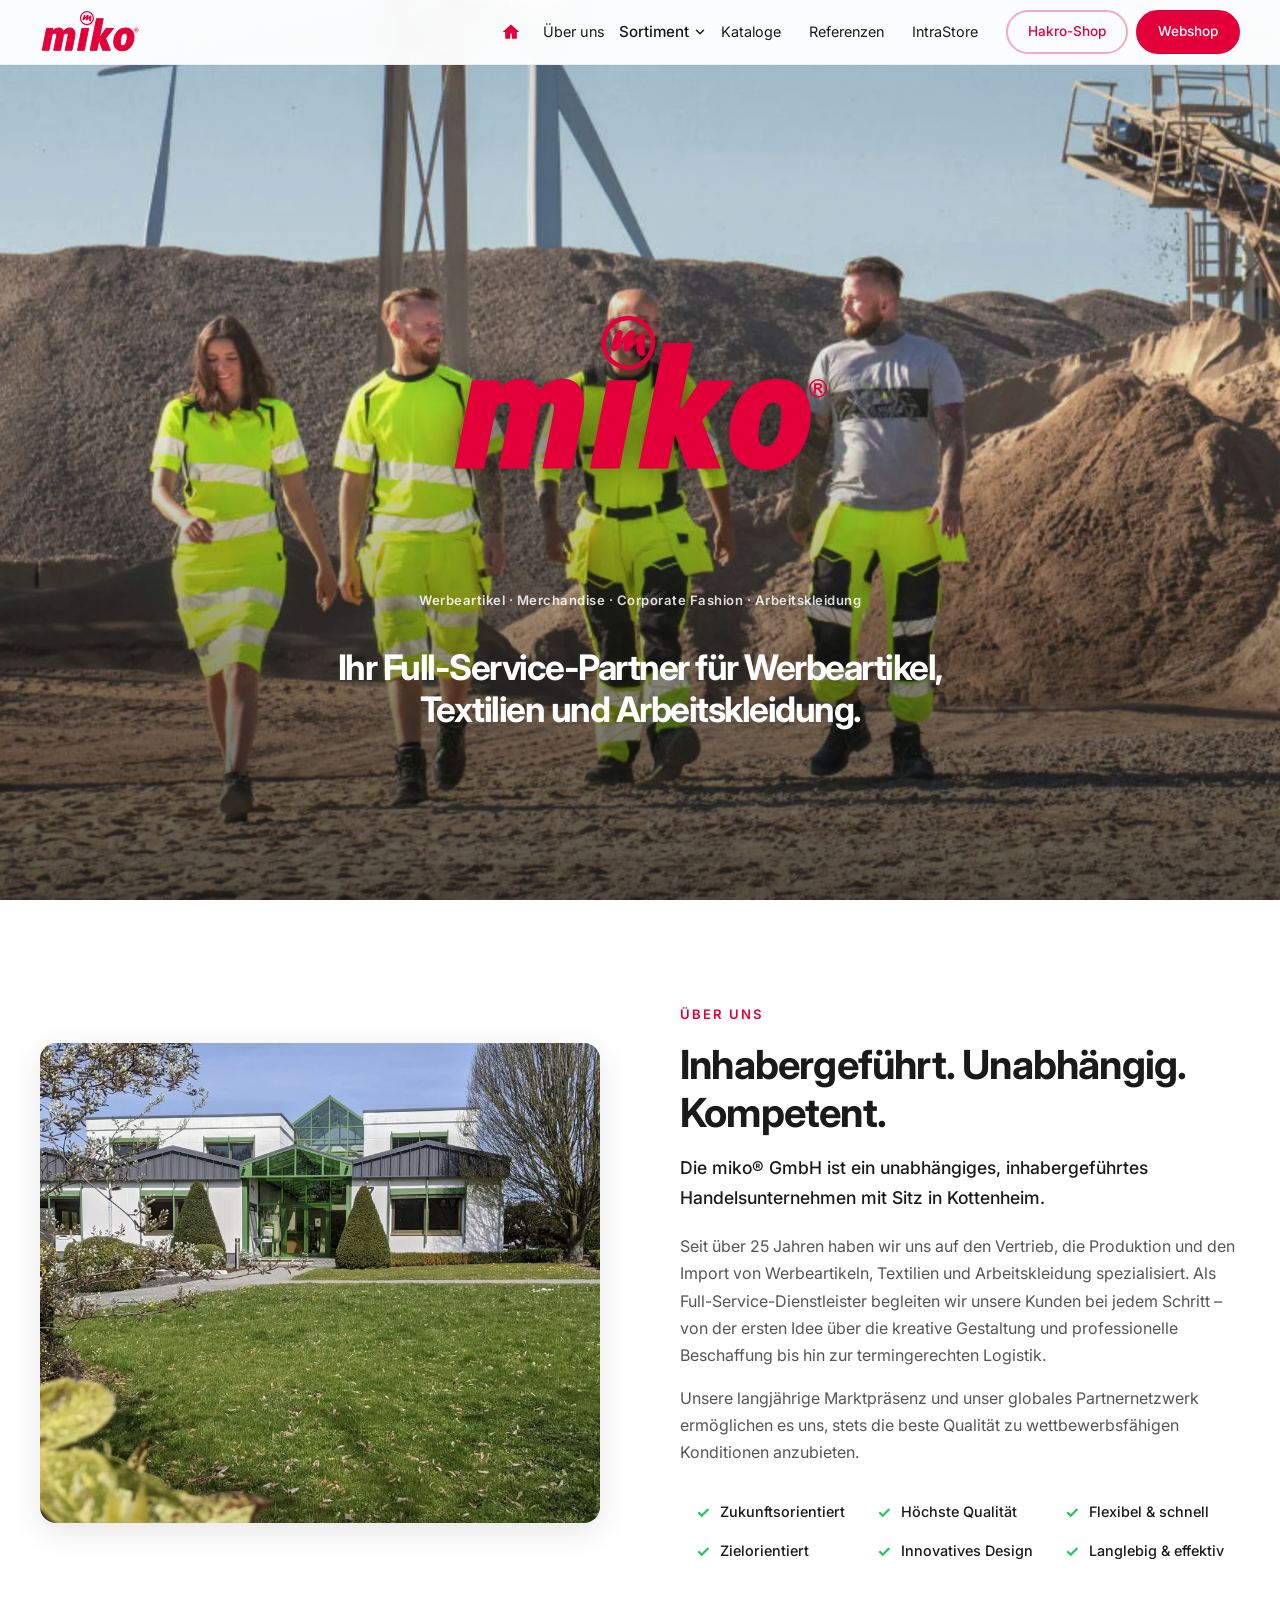
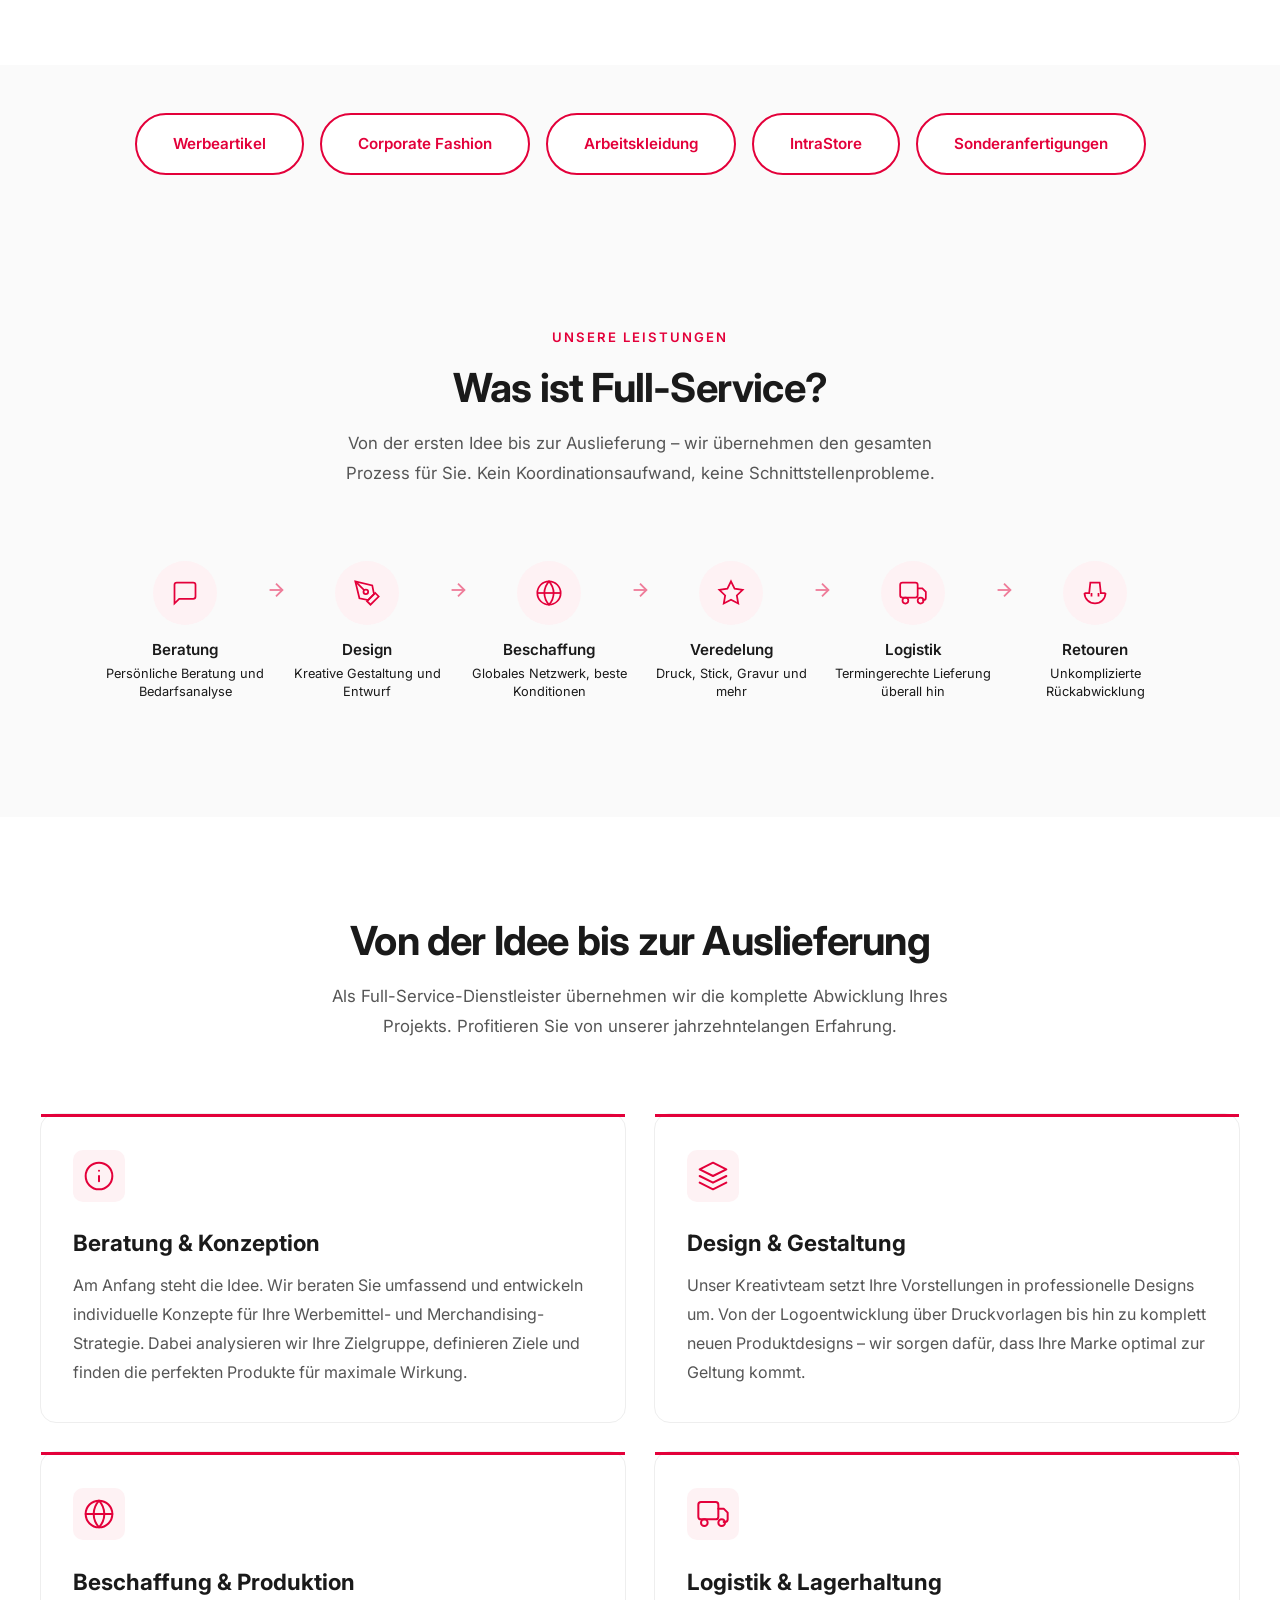
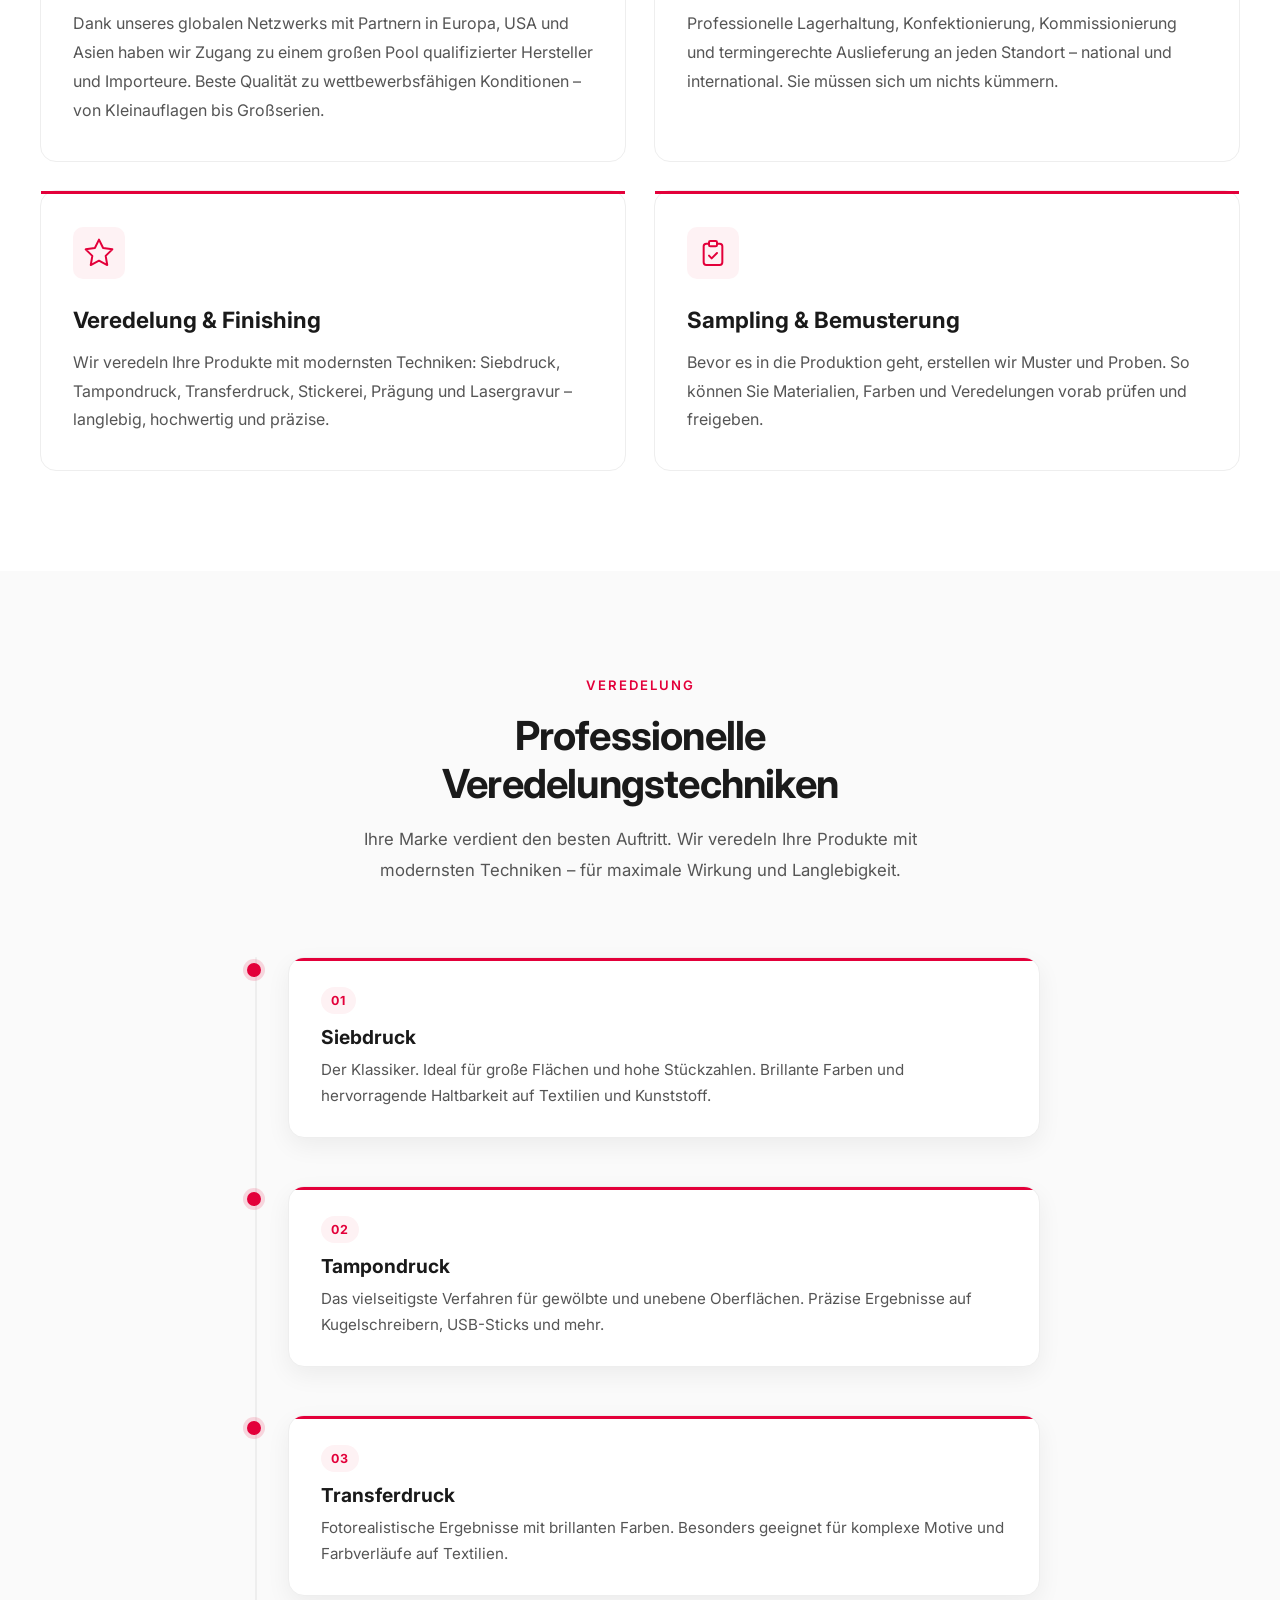
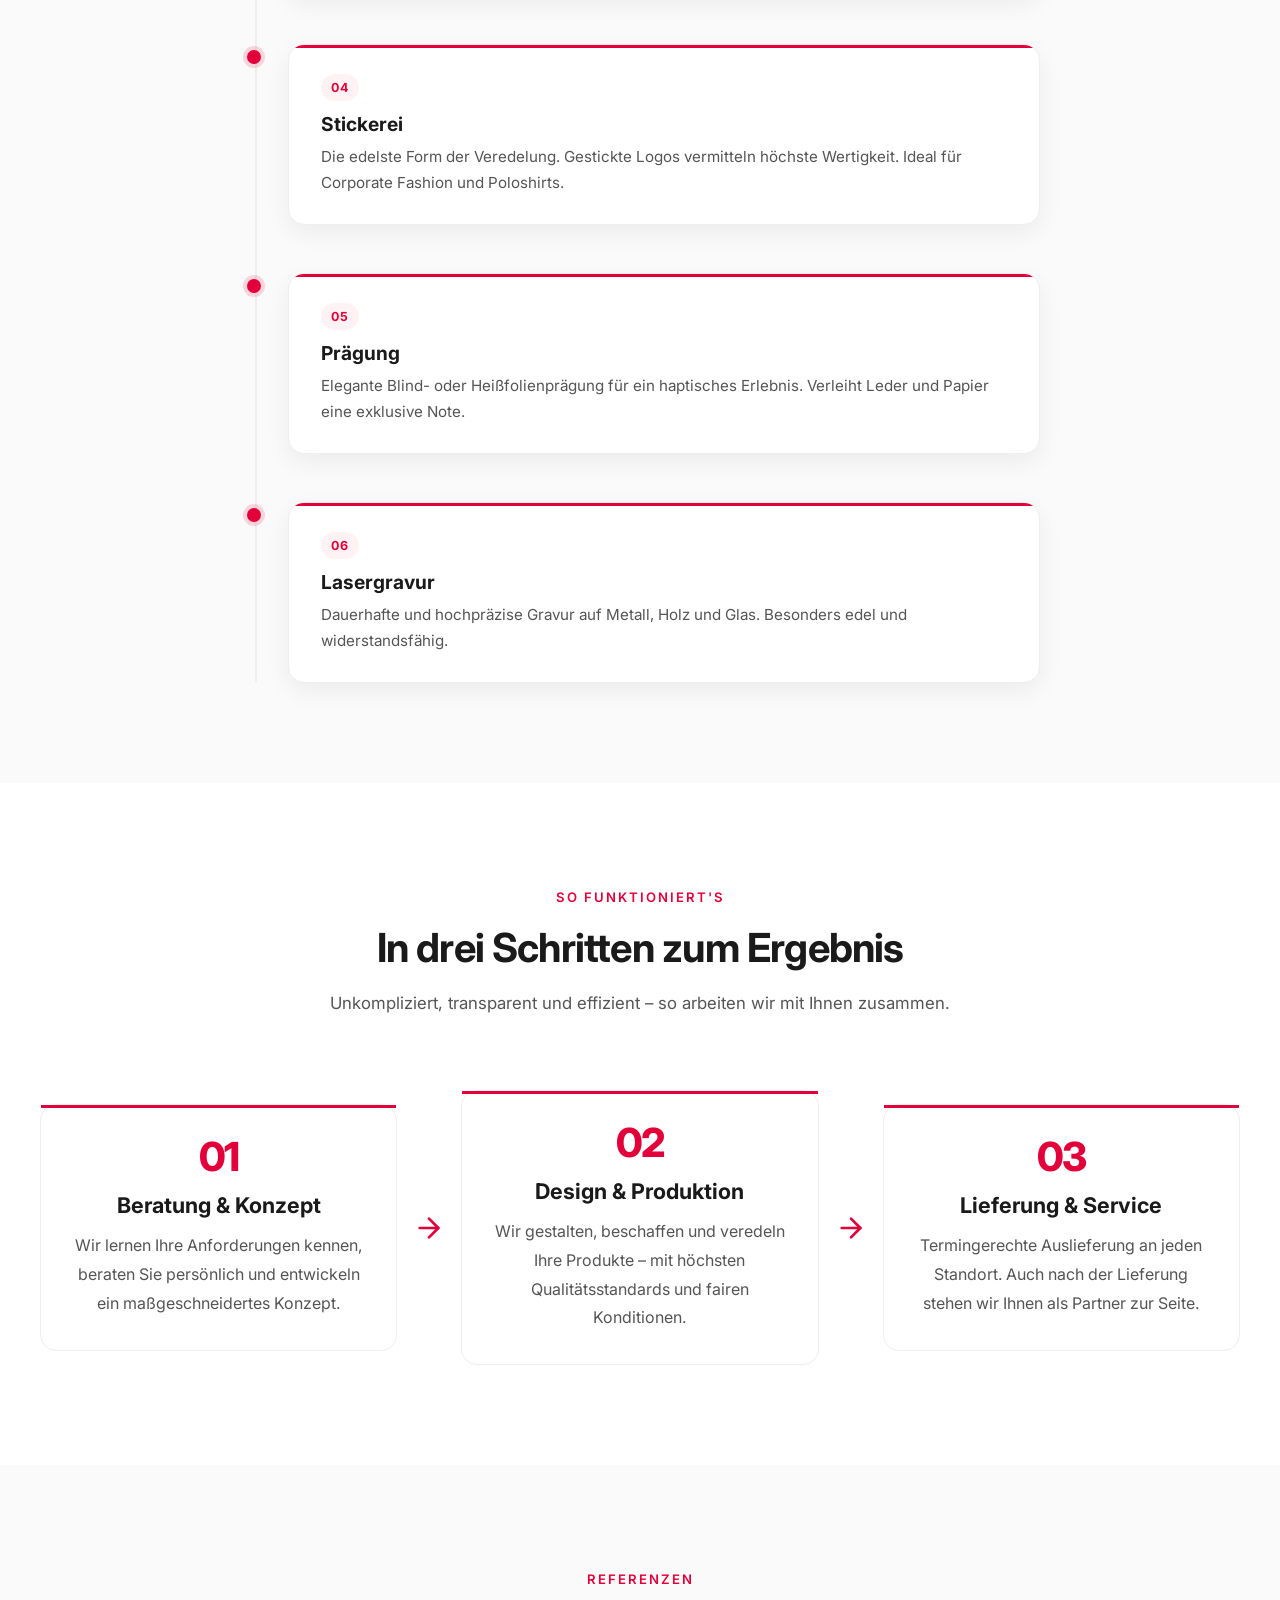
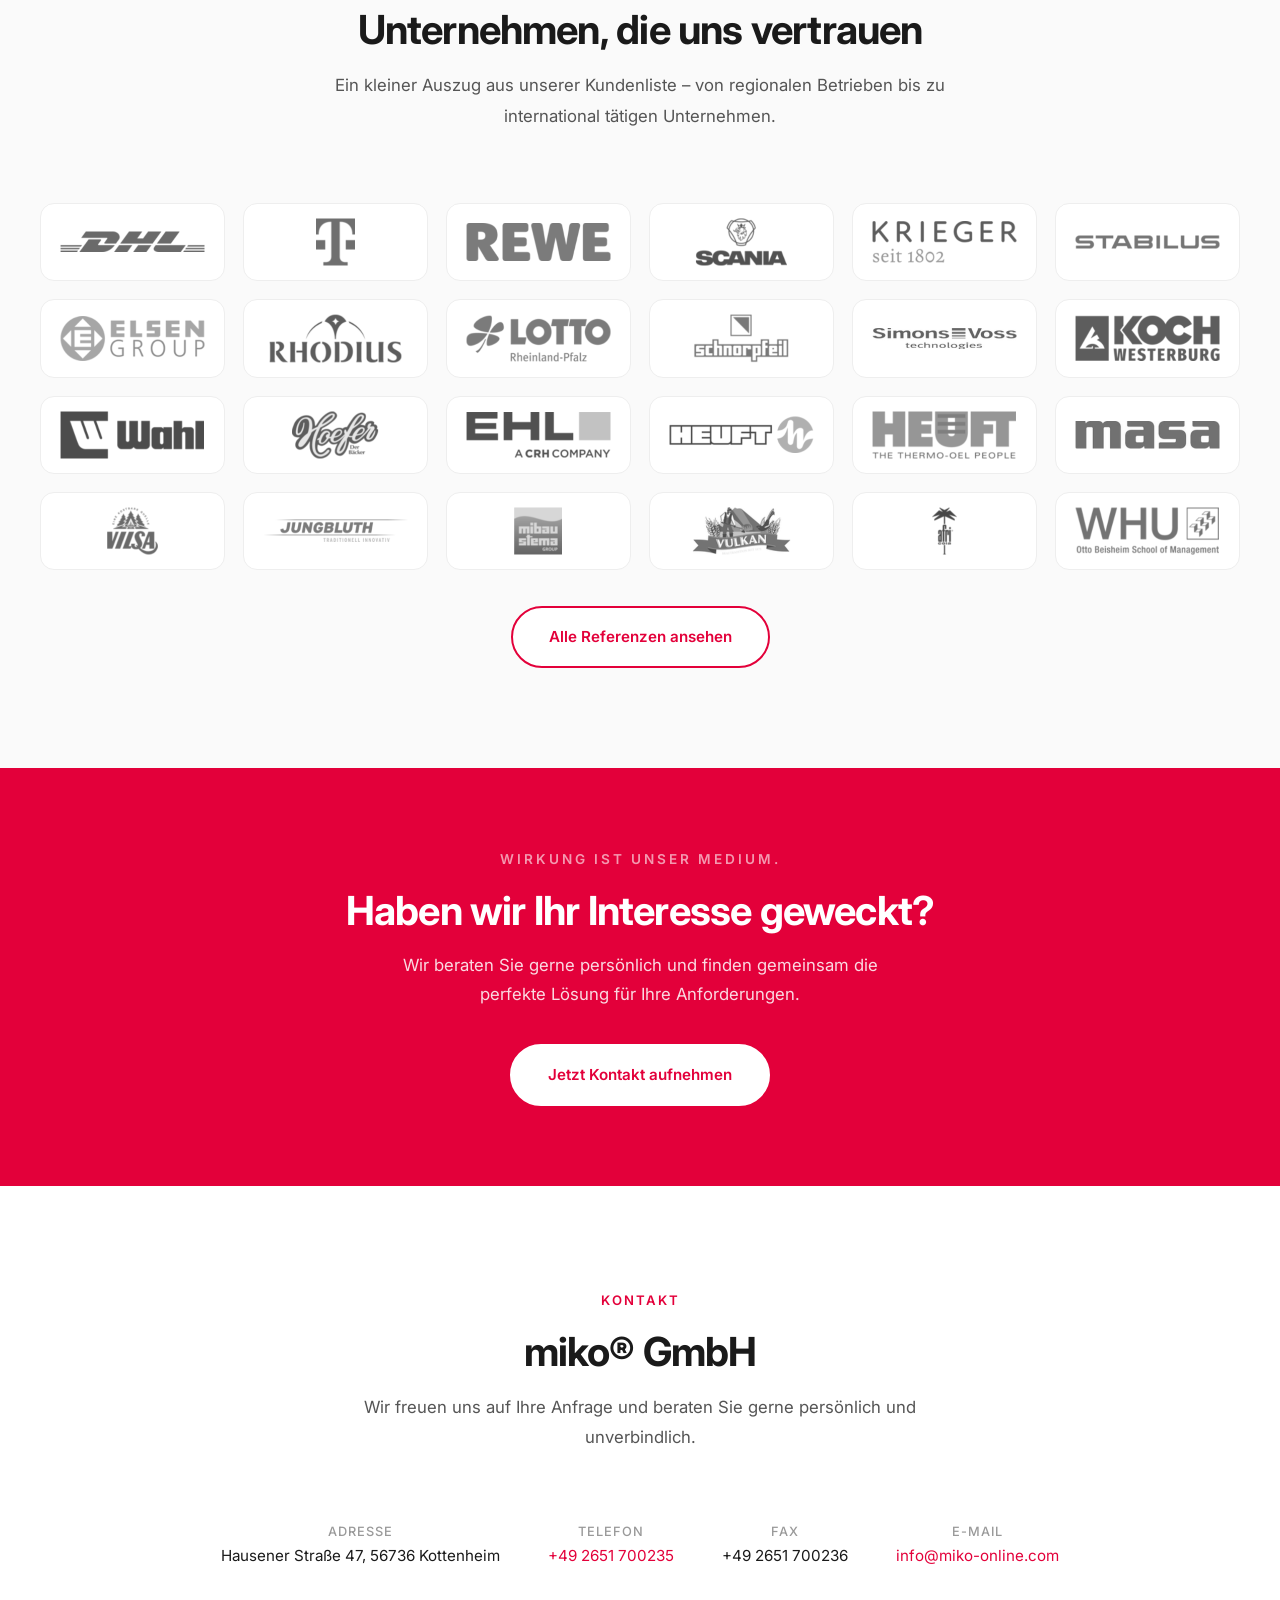
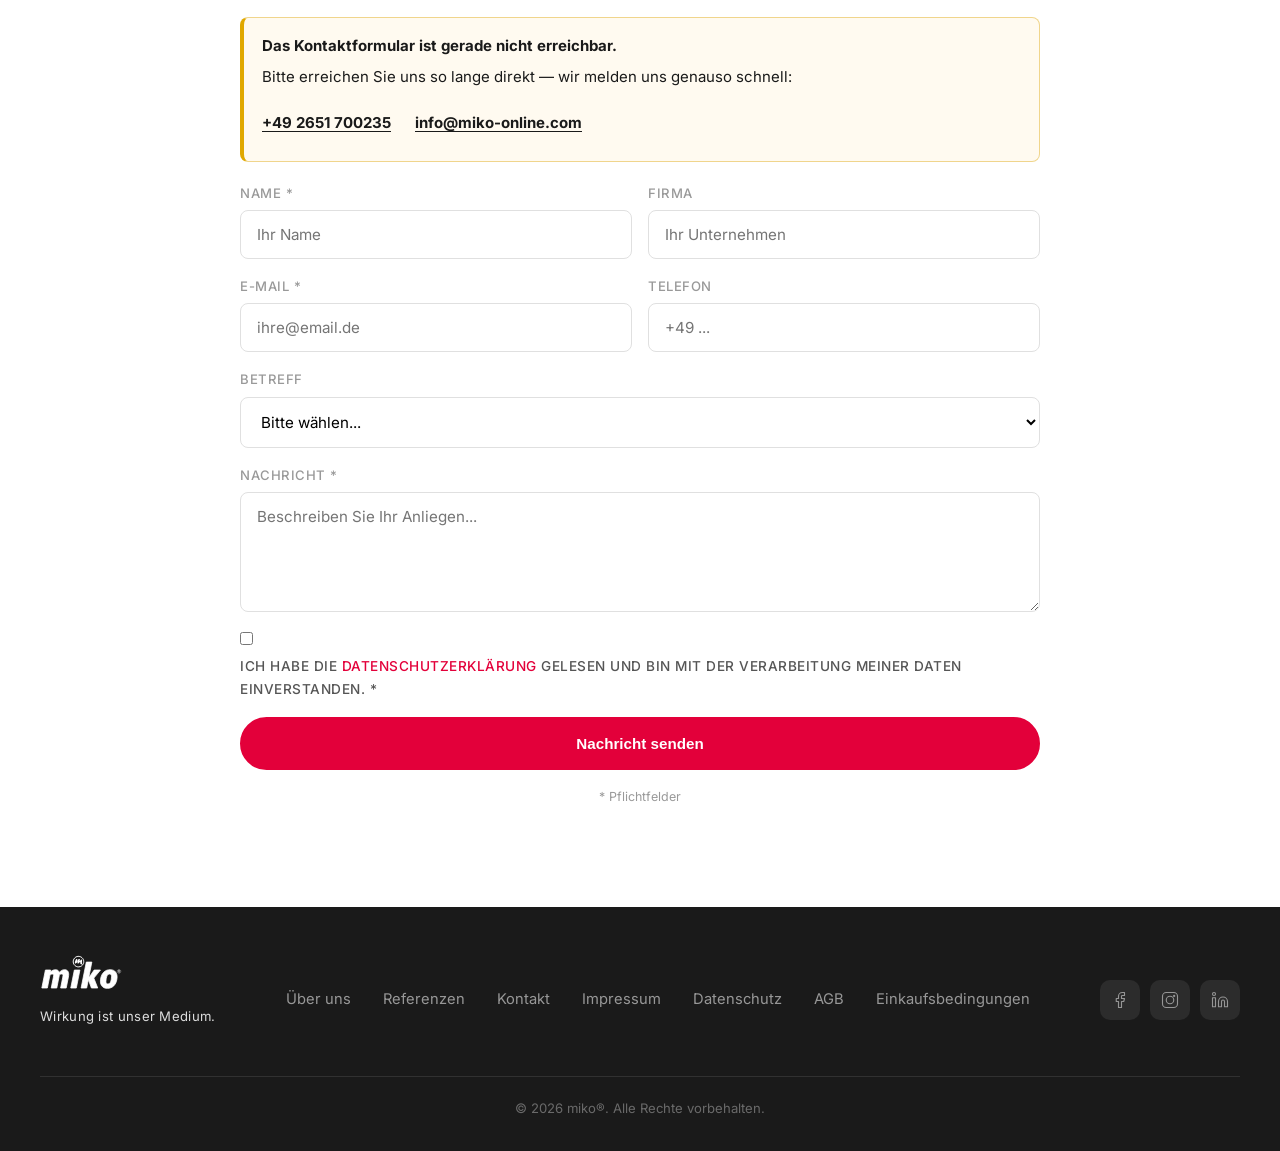
<file: index.html>
<!DOCTYPE html>
<html lang="de">
<head>
  <meta charset="UTF-8">
  <meta name="viewport" content="width=device-width, initial-scale=1.0">
  <meta name="description" content="Werbeartikel, Corporate Fashion und Arbeitskleidung mit Ihrem Logo – Beratung, Veredelung und Lieferung aus einer Hand. miko® GmbH, seit über 25 Jahren.">
  <title>Werbeartikel & Corporate Fashion aus der Eifel | miko®</title>
  <link rel="preconnect" href="https://fonts.googleapis.com">
  <link rel="preconnect" href="https://fonts.gstatic.com" crossorigin>
  <link href="https://fonts.googleapis.com/css2?family=Inter:wght@400;500;600;700;800&display=swap" rel="stylesheet">
  <link rel="stylesheet" href="assets/css/style.css">
  <link rel="preload" as="image" href="assets/video/startseite-poster.webp" fetchpriority="high">
  <link rel="icon" href="assets/img/favicon.ico" sizes="any">
  <link rel="icon" href="assets/img/favicon.png" type="image/png" sizes="32x32">
  <link rel="apple-touch-icon" href="assets/img/apple-touch-icon.png">
  <link rel="canonical" href="https://miko-online.com/">
  <meta property="og:type" content="website">
  <meta property="og:site_name" content="miko® GmbH">
  <meta property="og:locale" content="de_DE">
  <meta property="og:title" content="Werbeartikel & Corporate Fashion aus der Eifel | miko®">
  <meta property="og:description" content="Werbeartikel, Corporate Fashion und Arbeitskleidung mit Ihrem Logo – Beratung, Veredelung und Lieferung aus einer Hand. miko® GmbH, seit über 25 Jahren.">
  <meta property="og:url" content="https://miko-online.com/">
  <meta property="og:image" content="https://miko-online.com/assets/img/og-image.jpg">
  <meta name="twitter:card" content="summary_large_image">
  <meta name="twitter:title" content="Werbeartikel & Corporate Fashion aus der Eifel | miko®">
  <meta name="twitter:description" content="Werbeartikel, Corporate Fashion und Arbeitskleidung mit Ihrem Logo – Beratung, Veredelung und Lieferung aus einer Hand. miko® GmbH, seit über 25 Jahren.">
  <meta name="twitter:image" content="https://miko-online.com/assets/img/og-image.jpg">
  <script type="application/ld+json">
  {
    "@context": "https://schema.org",
    "@type": "Organization",
    "name": "miko® GmbH",
    "url": "https://miko-online.com/",
    "logo": "https://miko-online.com/assets/img/miko-logo.svg",
    "image": "https://miko-online.com/assets/img/og-image.jpg",
    "description": "Full-Service-Partner für Werbeartikel, Merchandising, Corporate Fashion und Arbeitskleidung.",
    "email": "info@miko-online.com",
    "telephone": "+49 2651 700235",
    "address": {
      "@type": "PostalAddress",
      "streetAddress": "Hausener Straße 47",
      "postalCode": "56736",
      "addressLocality": "Kottenheim",
      "addressCountry": "DE"
    },
    "sameAs": [
      "https://www.facebook.com/mikoshopcom/",
      "https://www.instagram.com/mikoshopcom/",
      "https://de.linkedin.com/company/miko-handel-u-service-agentur"
    ]
  }
  </script>
</head>
<body>

  <!-- HEADER -->
  <header class="header" id="header">
    <div class="container header-main">
      <a href="index.html" class="logo">
        <img fetchpriority="high" decoding="async" src="assets/img/miko-logo.svg" alt="miko® GmbH">
      </a>
      <nav>
        <ul class="nav-links" id="navLinks">
          <li><a href="index.html" class="nav-home" aria-label="Startseite"><svg viewBox="0 0 24 24" style="width:20px;height:20px" fill="var(--red)" stroke="none"><path d="M12 3L2 12h3v8h6v-6h2v6h6v-8h3L12 3z"/></svg></a></li>
          <li><a href="#ueber-uns">Über uns</a></li>
          <li class="nav-dropdown">
            <button class="nav-dropdown-toggle">Sortiment <svg viewBox="0 0 24 24" fill="none" stroke="currentColor" stroke-width="2.5" stroke-linecap="round" stroke-linejoin="round"><path d="M6 9l6 6 6-6"/></svg></button>
            <div class="nav-dropdown-menu">
              <div class="nav-dropdown-menu-inner">
                <a href="werbeartikel.html">Werbeartikel & Merchandise</a>
                <a href="corporate-fashion.html">Corporate Fashion</a>
                <a href="caps.html">Caps & Mützen</a>
                <a href="arbeitskleidung.html">Arbeitskleidung</a>
                <a href="sonderanfertigungen.html">Sonderanfertigungen</a>
              </div>
            </div>
          </li>
          <li><a href="kataloge.html">Kataloge</a></li>
          <li><a href="referenzen.html">Referenzen</a></li>
          <li><a href="https://www.intrastore.de/" target="_blank" rel="noopener">IntraStore</a></li>
          <li class="nav-shops">
            <a href="https://www.hakroshop.com" target="_blank" rel="noopener" class="btn-shop-ghost">Hakro-Shop</a>
            <a href="https://www.miko-shop.com/" target="_blank" rel="noopener" class="btn btn-red">Webshop</a>
          </li>
        </ul>
      </nav>
      <button class="nav-toggle" id="navToggle" aria-label="Menü öffnen">
        <span></span><span></span><span></span>
      </button>
    </div>
  </header>

  <!-- HERO -->
  <section class="ak-hero ak-hero--home" style="min-height: 100vh; display: flex; flex-direction: column; justify-content: flex-end; padding: 0; position: relative; background: #111;">
    <div class="ak-hero-bg">
      <video poster="assets/video/startseite-poster.webp" preload="metadata" autoplay muted loop playsinline style="object-fit: cover; object-position: center center;">
        <source src="assets/video/startseite.mp4" type="video/mp4">
      </video>
    </div>
    <div class="ak-hero-overlay" style="background: linear-gradient(to bottom, rgba(0,0,0,0.15) 0%, rgba(0,0,0,0.05) 45%, rgba(0,0,0,0.5) 80%, rgba(0,0,0,0.65) 100%);"></div>
    <img src="assets/img/miko-logo.svg" alt="miko® GmbH" class="hero-logo-center">
    <div class="container" style="text-align: center; position: relative; z-index: 2; padding-bottom: 50px;">
      <div class="ak-hero-content" style="max-width: 700px; margin: 0 auto;">
        <div class="hero-badge" style="background: transparent; color: rgba(255,255,255,0.85); justify-content: center;">Werbeartikel · Merchandise · Corporate Fashion · Arbeitskleidung</div>
        <h1 style="font-size: 2.2rem; font-weight: 700;">Ihr Full-Service-Partner für Werbeartikel, Textilien und Arbeitskleidung.</h1>
        <div class="hero-scroll-indicator" style="margin-top: 24px;">
          <a href="#ueber-uns" aria-label="Nach unten scrollen">
            <svg viewBox="0 0 24 24" fill="none" stroke="currentColor" stroke-width="2" stroke-linecap="round" stroke-linejoin="round"><path d="M7 13l5 5 5-5"/></svg>
            <svg viewBox="0 0 24 24" fill="none" stroke="currentColor" stroke-width="2" stroke-linecap="round" stroke-linejoin="round"><path d="M7 13l5 5 5-5"/></svg>
            <svg viewBox="0 0 24 24" fill="none" stroke="currentColor" stroke-width="2" stroke-linecap="round" stroke-linejoin="round"><path d="M7 13l5 5 5-5"/></svg>
          </a>
        </div>
      </div>
    </div>
  </section>

  <!-- ÜBER UNS -->
  <section class="section" id="ueber-uns">
    <div class="container">
      <div class="about-grid">
        <div class="about-image">
          <img loading="lazy" decoding="async" src="assets/img/miko-gebaeude.webp" alt="miko® GmbH Firmengebäude in Kottenheim" class="about-photo">
        </div>
        <div class="about-text">
          <span class="section-tag">Über uns</span>
          <h2>Inhabergeführt. Unabhängig. Kompetent.</h2>
          <p class="lead">Die miko® GmbH ist ein unabhängiges, inhabergeführtes Handelsunternehmen mit Sitz in Kottenheim.</p>
          <p>Seit über 25 Jahren haben wir uns auf den Vertrieb, die Produktion und den Import von Werbeartikeln, Textilien und Arbeitskleidung spezialisiert. Als Full-Service-Dienstleister begleiten wir unsere Kunden bei jedem Schritt – von der ersten Idee über die kreative Gestaltung und professionelle Beschaffung bis hin zur termingerechten Logistik.</p>
          <p>Unsere langjährige Marktpräsenz und unser globales Partnernetzwerk ermöglichen es uns, stets die beste Qualität zu wettbewerbsfähigen Konditionen anzubieten.</p>
          <div class="about-values">
            <div class="about-value">
              <span class="value-icon">✓</span> Zukunftsorientiert
            </div>
            <div class="about-value">
              <span class="value-icon">✓</span> Höchste Qualität
            </div>
            <div class="about-value">
              <span class="value-icon">✓</span> Flexibel & schnell
            </div>
            <div class="about-value">
              <span class="value-icon">✓</span> Zielorientiert
            </div>
            <div class="about-value">
              <span class="value-icon">✓</span> Innovatives Design
            </div>
            <div class="about-value">
              <span class="value-icon">✓</span> Langlebig & effektiv
            </div>
          </div>
        </div>
      </div>
    </div>
  </section>

  <!-- SORTIMENT -->
  <section class="sortiment-nav" id="sortiment">
    <div class="container">
      <div class="sortiment-nav-inner">
        <a href="werbeartikel.html" class="btn btn-outline">Werbeartikel</a>
        <a href="corporate-fashion.html" class="btn btn-outline">Corporate Fashion</a>
        <a href="arbeitskleidung.html" class="btn btn-outline">Arbeitskleidung</a>
        <a href="https://www.intrastore.de/" target="_blank" rel="noopener" class="btn btn-outline">IntraStore</a>
        <a href="sonderanfertigungen.html" class="btn btn-outline">Sonderanfertigungen</a>
      </div>
    </div>
  </section>

  <!-- FULL-SERVICE -->
  <section class="section section-gray" id="fullservice">
    <div class="container">
      <div class="section-header">
        <span class="section-tag">Unsere Leistungen</span>
        <h2>Was ist Full-Service?</h2>
        <p>Von der ersten Idee bis zur Auslieferung – wir übernehmen den gesamten Prozess für Sie. Kein Koordinationsaufwand, keine Schnittstellenprobleme.</p>
      </div>
      <div class="fullservice-flow">
        <div class="fs-step">
          <div class="fs-icon">
            <svg viewBox="0 0 24 24" fill="none" stroke="currentColor" stroke-width="1.5"><path d="M21 15a2 2 0 0 1-2 2H7l-4 4V5a2 2 0 0 1 2-2h14a2 2 0 0 1 2 2z"/></svg>
          </div>
          <h3>Beratung</h3>
          <p>Persönliche Beratung und Bedarfsanalyse</p>
        </div>
        <div class="fs-arrow">
          <svg viewBox="0 0 24 24" fill="none" stroke="currentColor" stroke-width="2"><path d="M5 12h14"/><path d="M12 5l7 7-7 7"/></svg>
        </div>
        <div class="fs-step">
          <div class="fs-icon">
            <svg viewBox="0 0 24 24" fill="none" stroke="currentColor" stroke-width="1.5"><path d="M12 19l7-7 3 3-7 7-3-3z"/><path d="M18 13l-1.5-7.5L2 2l3.5 14.5L13 18l5-5z"/><path d="M2 2l7.586 7.586"/><circle cx="11" cy="11" r="2"/></svg>
          </div>
          <h3>Design</h3>
          <p>Kreative Gestaltung und Entwurf</p>
        </div>
        <div class="fs-arrow">
          <svg viewBox="0 0 24 24" fill="none" stroke="currentColor" stroke-width="2"><path d="M5 12h14"/><path d="M12 5l7 7-7 7"/></svg>
        </div>
        <div class="fs-step">
          <div class="fs-icon">
            <svg viewBox="0 0 24 24" fill="none" stroke="currentColor" stroke-width="1.5"><circle cx="12" cy="12" r="10"/><path d="M2 12h20"/><path d="M12 2a15.3 15.3 0 0 1 4 10 15.3 15.3 0 0 1-4 10 15.3 15.3 0 0 1-4-10 15.3 15.3 0 0 1 4-10z"/></svg>
          </div>
          <h3>Beschaffung</h3>
          <p>Globales Netzwerk, beste Konditionen</p>
        </div>
        <div class="fs-arrow">
          <svg viewBox="0 0 24 24" fill="none" stroke="currentColor" stroke-width="2"><path d="M5 12h14"/><path d="M12 5l7 7-7 7"/></svg>
        </div>
        <div class="fs-step">
          <div class="fs-icon">
            <svg viewBox="0 0 24 24" fill="none" stroke="currentColor" stroke-width="1.5"><path d="M12 2L15.09 8.26 22 9.27 17 14.14 18.18 21.02 12 17.77 5.82 21.02 7 14.14 2 9.27 8.91 8.26 12 2z"/></svg>
          </div>
          <h3>Veredelung</h3>
          <p>Druck, Stick, Gravur und mehr</p>
        </div>
        <div class="fs-arrow">
          <svg viewBox="0 0 24 24" fill="none" stroke="currentColor" stroke-width="2"><path d="M5 12h14"/><path d="M12 5l7 7-7 7"/></svg>
        </div>
        <div class="fs-step">
          <div class="fs-icon">
            <svg viewBox="0 0 24 24" fill="none" stroke="currentColor" stroke-width="1.5"><rect x="1" y="3" width="15" height="13" rx="2"/><path d="M16 8h4l3 3v5a2 2 0 0 1-2 2h-1"/><circle cx="5.5" cy="18.5" r="2.5"/><circle cx="18.5" cy="18.5" r="2.5"/></svg>
          </div>
          <h3>Logistik</h3>
          <p>Termingerechte Lieferung überall hin</p>
        </div>
        <div class="fs-arrow">
          <svg viewBox="0 0 24 24" fill="none" stroke="currentColor" stroke-width="2"><path d="M5 12h14"/><path d="M12 5l7 7-7 7"/></svg>
        </div>
        <div class="fs-step">
          <div class="fs-icon">
            <svg viewBox="0 0 24 24" fill="none" stroke="currentColor" stroke-width="1.5"><path d="M3 12h4l1-9h8l1 9h4"/><path d="M3 12a9 9 0 0 0 18 0"/><path d="M9 12v3m6-3v3"/></svg>
          </div>
          <h3>Retouren</h3>
          <p>Unkomplizierte Rückabwicklung</p>
        </div>
      </div>
    </div>
  </section>

  <!-- LEISTUNGEN -->
  <section class="section" id="leistungen">
    <div class="container">
      <div class="section-header">
        <h2>Von der Idee bis zur Auslieferung</h2>
        <p>Als Full-Service-Dienstleister übernehmen wir die komplette Abwicklung Ihres Projekts. Profitieren Sie von unserer jahrzehntelangen Erfahrung.</p>
      </div>
      <div class="services-grid">
        <div class="service-card">
          <svg class="card-icon" viewBox="0 0 24 24" fill="none" stroke="currentColor" stroke-width="1.5"><circle cx="12" cy="12" r="10"/><path d="M12 16v-4m0-4h.01"/></svg>
          <h3>Beratung & Konzeption</h3>
          <p>Am Anfang steht die Idee. Wir beraten Sie umfassend und entwickeln individuelle Konzepte für Ihre Werbemittel- und Merchandising-Strategie. Dabei analysieren wir Ihre Zielgruppe, definieren Ziele und finden die perfekten Produkte für maximale Wirkung.</p>
        </div>
        <div class="service-card">
          <svg class="card-icon" viewBox="0 0 24 24" fill="none" stroke="currentColor" stroke-width="1.5"><path d="M12 2L2 7l10 5 10-5-10-5z"/><path d="M2 17l10 5 10-5"/><path d="M2 12l10 5 10-5"/></svg>
          <h3>Design & Gestaltung</h3>
          <p>Unser Kreativteam setzt Ihre Vorstellungen in professionelle Designs um. Von der Logoentwicklung über Druckvorlagen bis hin zu komplett neuen Produktdesigns – wir sorgen dafür, dass Ihre Marke optimal zur Geltung kommt.</p>
        </div>
        <div class="service-card">
          <svg class="card-icon" viewBox="0 0 24 24" fill="none" stroke="currentColor" stroke-width="1.5"><circle cx="12" cy="12" r="10"/><path d="M2 12h20"/><path d="M12 2a15.3 15.3 0 0 1 4 10 15.3 15.3 0 0 1-4 10 15.3 15.3 0 0 1-4-10 15.3 15.3 0 0 1 4-10z"/></svg>
          <h3>Beschaffung & Produktion</h3>
          <p>Dank unseres globalen Netzwerks mit Partnern in Europa, USA und Asien haben wir Zugang zu einem großen Pool qualifizierter Hersteller und Importeure. Beste Qualität zu wettbewerbsfähigen Konditionen – von Kleinauflagen bis Großserien.</p>
        </div>
        <div class="service-card">
          <svg class="card-icon" viewBox="0 0 24 24" fill="none" stroke="currentColor" stroke-width="1.5"><rect x="1" y="3" width="15" height="13" rx="2"/><path d="M16 8h4l3 3v5a2 2 0 0 1-2 2h-1"/><circle cx="5.5" cy="18.5" r="2.5"/><circle cx="18.5" cy="18.5" r="2.5"/></svg>
          <h3>Logistik & Lagerhaltung</h3>
          <p>Professionelle Lagerhaltung, Konfektionierung, Kommissionierung und termingerechte Auslieferung an jeden Standort – national und international. Sie müssen sich um nichts kümmern.</p>
        </div>
        <div class="service-card">
          <svg class="card-icon" viewBox="0 0 24 24" fill="none" stroke="currentColor" stroke-width="1.5"><path d="M12 2L15.09 8.26 22 9.27 17 14.14 18.18 21.02 12 17.77 5.82 21.02 7 14.14 2 9.27 8.91 8.26 12 2z"/></svg>
          <h3>Veredelung & Finishing</h3>
          <p>Wir veredeln Ihre Produkte mit modernsten Techniken: Siebdruck, Tampondruck, Transferdruck, Stickerei, Prägung und Lasergravur – langlebig, hochwertig und präzise.</p>
        </div>
        <div class="service-card">
          <svg class="card-icon" viewBox="0 0 24 24" fill="none" stroke="currentColor" stroke-width="1.5"><path d="M9 5H7a2 2 0 0 0-2 2v12a2 2 0 0 0 2 2h10a2 2 0 0 0 2-2V7a2 2 0 0 0-2-2h-2"/><rect x="9" y="3" width="6" height="4" rx="1"/><path d="M9 14l2 2 4-4"/></svg>
          <h3>Sampling & Bemusterung</h3>
          <p>Bevor es in die Produktion geht, erstellen wir Muster und Proben. So können Sie Materialien, Farben und Veredelungen vorab prüfen und freigeben.</p>
        </div>
      </div>
    </div>
  </section>

  <!-- VEREDELUNG -->
  <section class="section section-gray" id="veredelung">
    <div class="container">
      <div class="section-header">
        <span class="section-tag">Veredelung</span>
        <h2>Professionelle Veredelungstechniken</h2>
        <p>Ihre Marke verdient den besten Auftritt. Wir veredeln Ihre Produkte mit modernsten Techniken – für maximale Wirkung und Langlebigkeit.</p>
      </div>
      <div class="timeline" id="timeline">
        <div class="timeline-track">
          <div class="timeline-track-bg"></div>
          <div class="timeline-track-fill"></div>
        </div>
        <div class="timeline-item">
          <div class="timeline-dot"></div>
          <div class="timeline-card">
            <span class="timeline-num">01</span>
            <h3>Siebdruck</h3>
            <p>Der Klassiker. Ideal für große Flächen und hohe Stückzahlen. Brillante Farben und hervorragende Haltbarkeit auf Textilien und Kunststoff.</p>
          </div>
        </div>
        <div class="timeline-item">
          <div class="timeline-dot"></div>
          <div class="timeline-card">
            <span class="timeline-num">02</span>
            <h3>Tampondruck</h3>
            <p>Das vielseitigste Verfahren für gewölbte und unebene Oberflächen. Präzise Ergebnisse auf Kugelschreibern, USB-Sticks und mehr.</p>
          </div>
        </div>
        <div class="timeline-item">
          <div class="timeline-dot"></div>
          <div class="timeline-card">
            <span class="timeline-num">03</span>
            <h3>Transferdruck</h3>
            <p>Fotorealistische Ergebnisse mit brillanten Farben. Besonders geeignet für komplexe Motive und Farbverläufe auf Textilien.</p>
          </div>
        </div>
        <div class="timeline-item">
          <div class="timeline-dot"></div>
          <div class="timeline-card">
            <span class="timeline-num">04</span>
            <h3>Stickerei</h3>
            <p>Die edelste Form der Veredelung. Gestickte Logos vermitteln höchste Wertigkeit. Ideal für Corporate Fashion und Poloshirts.</p>
          </div>
        </div>
        <div class="timeline-item">
          <div class="timeline-dot"></div>
          <div class="timeline-card">
            <span class="timeline-num">05</span>
            <h3>Prägung</h3>
            <p>Elegante Blind- oder Heißfolienprägung für ein haptisches Erlebnis. Verleiht Leder und Papier eine exklusive Note.</p>
          </div>
        </div>
        <div class="timeline-item">
          <div class="timeline-dot"></div>
          <div class="timeline-card">
            <span class="timeline-num">06</span>
            <h3>Lasergravur</h3>
            <p>Dauerhafte und hochpräzise Gravur auf Metall, Holz und Glas. Besonders edel und widerstandsfähig.</p>
          </div>
        </div>
      </div>
    </div>
  </section>

  <!-- IN DREI SCHRITTEN -->
  <section class="section">
    <div class="container">
      <div class="section-header">
        <span class="section-tag">So funktioniert's</span>
        <h2>In drei Schritten zum Ergebnis</h2>
        <p>Unkompliziert, transparent und effizient – so arbeiten wir mit Ihnen zusammen.</p>
      </div>
      <div class="steps-grid">
        <div class="step">
          <div class="step-number">01</div>
          <h3>Beratung & Konzept</h3>
          <p>Wir lernen Ihre Anforderungen kennen, beraten Sie persönlich und entwickeln ein maßgeschneidertes Konzept.</p>
        </div>
        <div class="step-arrow">
          <svg viewBox="0 0 24 24" fill="none" stroke="currentColor" stroke-width="2" stroke-linecap="round" stroke-linejoin="round"><path d="M5 12h14"/><path d="M12 5l7 7-7 7"/></svg>
        </div>
        <div class="step">
          <div class="step-number">02</div>
          <h3>Design & Produktion</h3>
          <p>Wir gestalten, beschaffen und veredeln Ihre Produkte – mit höchsten Qualitätsstandards und fairen Konditionen.</p>
        </div>
        <div class="step-arrow">
          <svg viewBox="0 0 24 24" fill="none" stroke="currentColor" stroke-width="2" stroke-linecap="round" stroke-linejoin="round"><path d="M5 12h14"/><path d="M12 5l7 7-7 7"/></svg>
        </div>
        <div class="step">
          <div class="step-number">03</div>
          <h3>Lieferung & Service</h3>
          <p>Termingerechte Auslieferung an jeden Standort. Auch nach der Lieferung stehen wir Ihnen als Partner zur Seite.</p>
        </div>
      </div>
    </div>
  </section>

  <!-- REFERENZEN -->
  <section class="section section-gray" id="referenzen">
    <div class="container">
      <div class="section-header">
        <span class="section-tag">Referenzen</span>
        <h2>Unternehmen, die uns vertrauen</h2>
        <p>Ein kleiner Auszug aus unserer Kundenliste – von regionalen Betrieben bis zu international tätigen Unternehmen.</p>
      </div>
      <div class="ref-grid">
        <div class="ref-logo" aria-label="DHL" title="DHL"><img loading="lazy" decoding="async" src="assets/img/referenzen/dhl-rgb-bg.webp" alt="DHL"></div>
        <div class="ref-logo" aria-label="Deutsche Telekom" title="Deutsche Telekom"><img loading="lazy" decoding="async" src="assets/img/referenzen/deutsche-telekom.webp" alt="Deutsche Telekom"></div>
        <div class="ref-logo" aria-label="REWE" title="REWE"><img loading="lazy" decoding="async" src="assets/img/referenzen/rewe-positiv.webp" alt="REWE"></div>
        <div class="ref-logo" aria-label="Scania" title="Scania"><img loading="lazy" decoding="async" src="assets/img/referenzen/scania-lockup-v-mono-blue.webp" alt="Scania"></div>
        <div class="ref-logo" aria-label="Krieger Holding" title="Krieger Holding"><img loading="lazy" decoding="async" src="assets/img/referenzen/krieger-holding-links.webp" alt="Krieger Holding"></div>
        <div class="ref-logo" aria-label="Stabilus" title="Stabilus"><img loading="lazy" decoding="async" src="assets/img/referenzen/stabilus-logo-blue-a4-cmyk.webp" alt="Stabilus"></div>
        <div class="ref-logo" aria-label="Elsen Group" title="Elsen Group"><img loading="lazy" decoding="async" src="assets/img/referenzen/logo-elsen-group.webp" alt="Elsen Group"></div>
        <div class="ref-logo" aria-label="Rhodius" title="Rhodius"><img loading="lazy" decoding="async" src="assets/img/referenzen/logo-rhodius-neu.webp" alt="Rhodius"></div>
        <div class="ref-logo" aria-label="Lotto Rheinland-Pfalz" title="Lotto Rheinland-Pfalz"><img loading="lazy" decoding="async" src="assets/img/referenzen/lo-ul-horz-neutral-cmyk-v.webp" alt="Lotto Rheinland-Pfalz"></div>
        <div class="ref-logo" aria-label="Schnorpfeil" title="Schnorpfeil"><img loading="lazy" decoding="async" src="assets/img/referenzen/schnorpfeilneu.webp" alt="Schnorpfeil"></div>
        <div class="ref-logo" aria-label="SimonsVoss" title="SimonsVoss"><img loading="lazy" decoding="async" src="assets/img/referenzen/sv-logo-rgb-pos.webp" alt="SimonsVoss"></div>
        <div class="ref-logo" aria-label="Koch Westerburg" title="Koch Westerburg"><img loading="lazy" decoding="async" src="assets/img/referenzen/logo-koch-strassen-tiefbau-print-1c-pos.webp" alt="Koch Westerburg"></div>
        <div class="ref-logo" aria-label="Wahl" title="Wahl"><img loading="lazy" decoding="async" src="assets/img/referenzen/logo-wahl-cmyk.webp" alt="Wahl"></div>
        <div class="ref-logo" aria-label="Höfer" title="Höfer"><img loading="lazy" decoding="async" src="assets/img/referenzen/logo-hoefer.webp" alt="Höfer"></div>
        <div class="ref-logo" aria-label="EHL" title="EHL"><img loading="lazy" decoding="async" src="assets/img/referenzen/ehl-crh-schwarz-gruen.webp" alt="EHL"></div>
        <div class="ref-logo" aria-label="Heuft" title="Heuft"><img loading="lazy" decoding="async" src="assets/img/referenzen/logo-heuft-cmyk.webp" alt="Heuft"></div>
        <div class="ref-logo" aria-label="Heuft Thermo-Öl" title="Heuft Thermo-Öl"><img loading="lazy" decoding="async" src="assets/img/referenzen/heuft-logo-neu-thermoo-l-people.webp" alt="Heuft Thermo-Öl"></div>
        <div class="ref-logo" aria-label="Masa" title="Masa"><img loading="lazy" decoding="async" src="assets/img/referenzen/masa-logo-blau-rgb.webp" alt="Masa"></div>
        <div class="ref-logo" aria-label="VILSA" title="VILSA"><img loading="lazy" decoding="async" src="assets/img/referenzen/vilsa-logo-2025-v2-klein-blau-4c.webp" alt="VILSA"></div>
        <div class="ref-logo" aria-label="Jungbluth" title="Jungbluth"><img loading="lazy" decoding="async" src="assets/img/referenzen/jungbluth-2014-website.webp" alt="Jungbluth"></div>
        <div class="ref-logo" aria-label="Mibau Stema" title="Mibau Stema"><img loading="lazy" decoding="async" src="assets/img/referenzen/mibaustema-cmyk.webp" alt="Mibau Stema"></div>
        <div class="ref-logo" aria-label="Vulkan" title="Vulkan"><img loading="lazy" decoding="async" src="assets/img/referenzen/vulkan-logo-mit-vulkan-8-farben.webp" alt="Vulkan"></div>
        <div class="ref-logo" aria-label="afri" title="afri"><img loading="lazy" decoding="async" src="assets/img/referenzen/afri-logo-auf-weiss.webp" alt="afri"></div>
        <div class="ref-logo" aria-label="WHU" title="WHU"><img loading="lazy" decoding="async" src="assets/img/referenzen/whu-logo-cmyk-print-blue.webp" alt="WHU"></div>
      </div>
      <div style="text-align:center; margin-top:36px;">
        <a href="referenzen.html" class="btn btn-outline">Alle Referenzen ansehen</a>
      </div>
    </div>
  </section>

  <!-- CTA vorher -->

  <!-- CTA -->
  <section class="cta-section">
    <div class="container">
      <span class="cta-slogan">Wirkung ist unser Medium.</span>
      <h2>Haben wir Ihr Interesse geweckt?</h2>
      <p>Wir beraten Sie gerne persönlich und finden gemeinsam die perfekte Lösung für Ihre Anforderungen.</p>
      <a href="#kontakt" class="btn btn-white-on-red">Jetzt Kontakt aufnehmen</a>
    </div>
  </section>

  <!-- KONTAKT -->
  <section class="section" id="kontakt">
    <div class="container">
      <div class="section-header">
        <span class="section-tag">Kontakt</span>
        <h2>miko® GmbH</h2>
        <p>Wir freuen uns auf Ihre Anfrage und beraten Sie gerne persönlich und unverbindlich.</p>
      </div>
      <div class="contact-info-row">
        <div class="contact-detail">
          <h4>Adresse</h4>
          <p>Hausener Straße 47, 56736 Kottenheim</p>
        </div>
        <div class="contact-detail">
          <h4>Telefon</h4>
          <p><a href="tel:+492651700235">+49 2651 700235</a></p>
        </div>
        <div class="contact-detail">
          <h4>Fax</h4>
          <p>+49 2651 700236</p>
        </div>
        <div class="contact-detail">
          <h4>E-Mail</h4>
          <p><a href="mailto:info@miko-online.com">info@miko-online.com</a></p>
        </div>
      </div>
      <div class="contact-form-wrapper">
        <form class="contact-form" id="contactForm" novalidate>
          <!-- Honeypots gegen Spam-Bots (unsichtbar, von echten Nutzern nicht ausfüllbar) -->
          <div style="position:absolute;left:-9999px;" aria-hidden="true">
            <input type="text" name="website_url" tabindex="-1" autocomplete="off">
            <input type="text" name="email_confirm" tabindex="-1" autocomplete="off">
          </div>
          <div class="form-row">
            <div class="form-group">
              <label for="name">Name *</label>
              <input type="text" id="name" name="name" placeholder="Ihr Name" required>
            </div>
            <div class="form-group">
              <label for="firma">Firma</label>
              <input type="text" id="firma" name="firma" placeholder="Ihr Unternehmen">
            </div>
          </div>
          <div class="form-row">
            <div class="form-group">
              <label for="email">E-Mail *</label>
              <input type="email" id="email" name="email" placeholder="ihre@email.de" required>
            </div>
            <div class="form-group">
              <label for="telefon">Telefon</label>
              <input type="tel" id="telefon" name="telefon" placeholder="+49 ...">
            </div>
          </div>
          <div class="form-group">
            <label for="betreff">Betreff</label>
            <select id="betreff" name="betreff">
              <option value="">Bitte wählen...</option>
              <option value="werbeartikel">Werbeartikel</option>
              <option value="corporate-fashion">Corporate Fashion</option>
              <option value="arbeitskleidung">Arbeitskleidung</option>
              <option value="merchandising">Merchandising</option>
              <option value="intrastore">IntraStore</option>
              <option value="veredelung">Veredelung</option>
              <option value="sonstiges">Sonstiges</option>
            </select>
          </div>
          <div class="form-group">
            <label for="message">Nachricht *</label>
            <textarea id="message" name="message" placeholder="Beschreiben Sie Ihr Anliegen..." required></textarea>
          </div>
          <div class="form-group" style="display: flex; align-items: flex-start; gap: 10px;">
            <input type="checkbox" id="datenschutz" name="datenschutz" required style="margin-top: 4px; flex-shrink: 0;">
            <label for="datenschutz" style="font-size: 0.85rem; color: var(--text-light); cursor: pointer;">Ich habe die <a href="datenschutz.html" target="_blank">Datenschutzerklärung</a> gelesen und bin mit der Verarbeitung meiner Daten einverstanden. *</label>
          </div>
          <button type="submit" id="submitBtn" class="btn btn-red" style="width: 100%;">Nachricht senden</button>
          <div id="formFeedback" style="margin-top: 12px; text-align: center; display: none;"></div>
          <p style="font-size: 0.78rem; color: var(--text-muted); margin-bottom: 0; text-align: center;">* Pflichtfelder</p>
        </form>
      </div>
    </div>
  </section>

  <!-- FOOTER -->
  <footer class="footer">
    <div class="container">
      <div class="footer-inner">
      <div class="footer-row">
        <div class="footer-logo">
          <img loading="lazy" decoding="async" src="assets/img/miko-logo.svg" alt="miko® GmbH">
          <p class="footer-claim">Wirkung ist unser Medium.</p>
        </div>
        <nav class="footer-nav">
          <a href="index.html#ueber-uns">Über uns</a>
          <a href="referenzen.html">Referenzen</a>
          <a href="index.html#kontakt">Kontakt</a>
          <a href="impressum.html">Impressum</a>
          <a href="datenschutz.html">Datenschutz</a>
          <a href="agb.html">AGB</a>
          <a href="einkaufsbedingungen.html">Einkaufsbedingungen</a>
        </nav>
        <div class="footer-socials">
          <a href="https://www.facebook.com/mikoshopcom/" target="_blank" rel="noopener" aria-label="Facebook">
            <svg viewBox="0 0 24 24" fill="none" stroke="currentColor" stroke-width="1.5" stroke-linecap="round" stroke-linejoin="round"><path d="M18 2h-3a5 5 0 0 0-5 5v3H7v4h3v8h4v-8h3l1-4h-4V7a1 1 0 0 1 1-1h3z"/></svg>
          </a>
          <a href="https://www.instagram.com/mikoshopcom/" target="_blank" rel="noopener" aria-label="Instagram">
            <svg viewBox="0 0 24 24" fill="none" stroke="currentColor" stroke-width="1.5" stroke-linecap="round" stroke-linejoin="round"><rect x="2" y="2" width="20" height="20" rx="5"/><circle cx="12" cy="12" r="5"/><circle cx="17.5" cy="6.5" r="1.5" fill="currentColor" stroke="none"/></svg>
          </a>
          <a href="https://de.linkedin.com/company/miko-handel-u-service-agentur" target="_blank" rel="noopener" aria-label="LinkedIn">
            <svg viewBox="0 0 24 24" fill="none" stroke="currentColor" stroke-width="1.5" stroke-linecap="round" stroke-linejoin="round"><path d="M16 8a6 6 0 0 1 6 6v7h-4v-7a2 2 0 0 0-2-2 2 2 0 0 0-2 2v7h-4v-7a6 6 0 0 1 6-6z"/><rect x="2" y="9" width="4" height="12"/><circle cx="4" cy="4" r="2"/></svg>
          </a>
        </div>
      </div>
      <div class="footer-divider"></div>
      <div class="footer-bottom">
        <span>&copy; 2026 miko®. Alle Rechte vorbehalten.</span>
      </div>
    </div>
    </div>
  </footer>

  <!-- Scroll to top -->
  <button id="scrollTopBtn" class="scroll-top" aria-label="Nach oben scrollen">
    <svg viewBox="0 0 24 24" fill="none" stroke="currentColor" stroke-width="2.5" stroke-linecap="round" stroke-linejoin="round"><path d="M12 19V5M5 12l7-7 7 7"/></svg>
  </button>
  <script src="assets/js/main.js"></script>

</body>
</html>
</file>
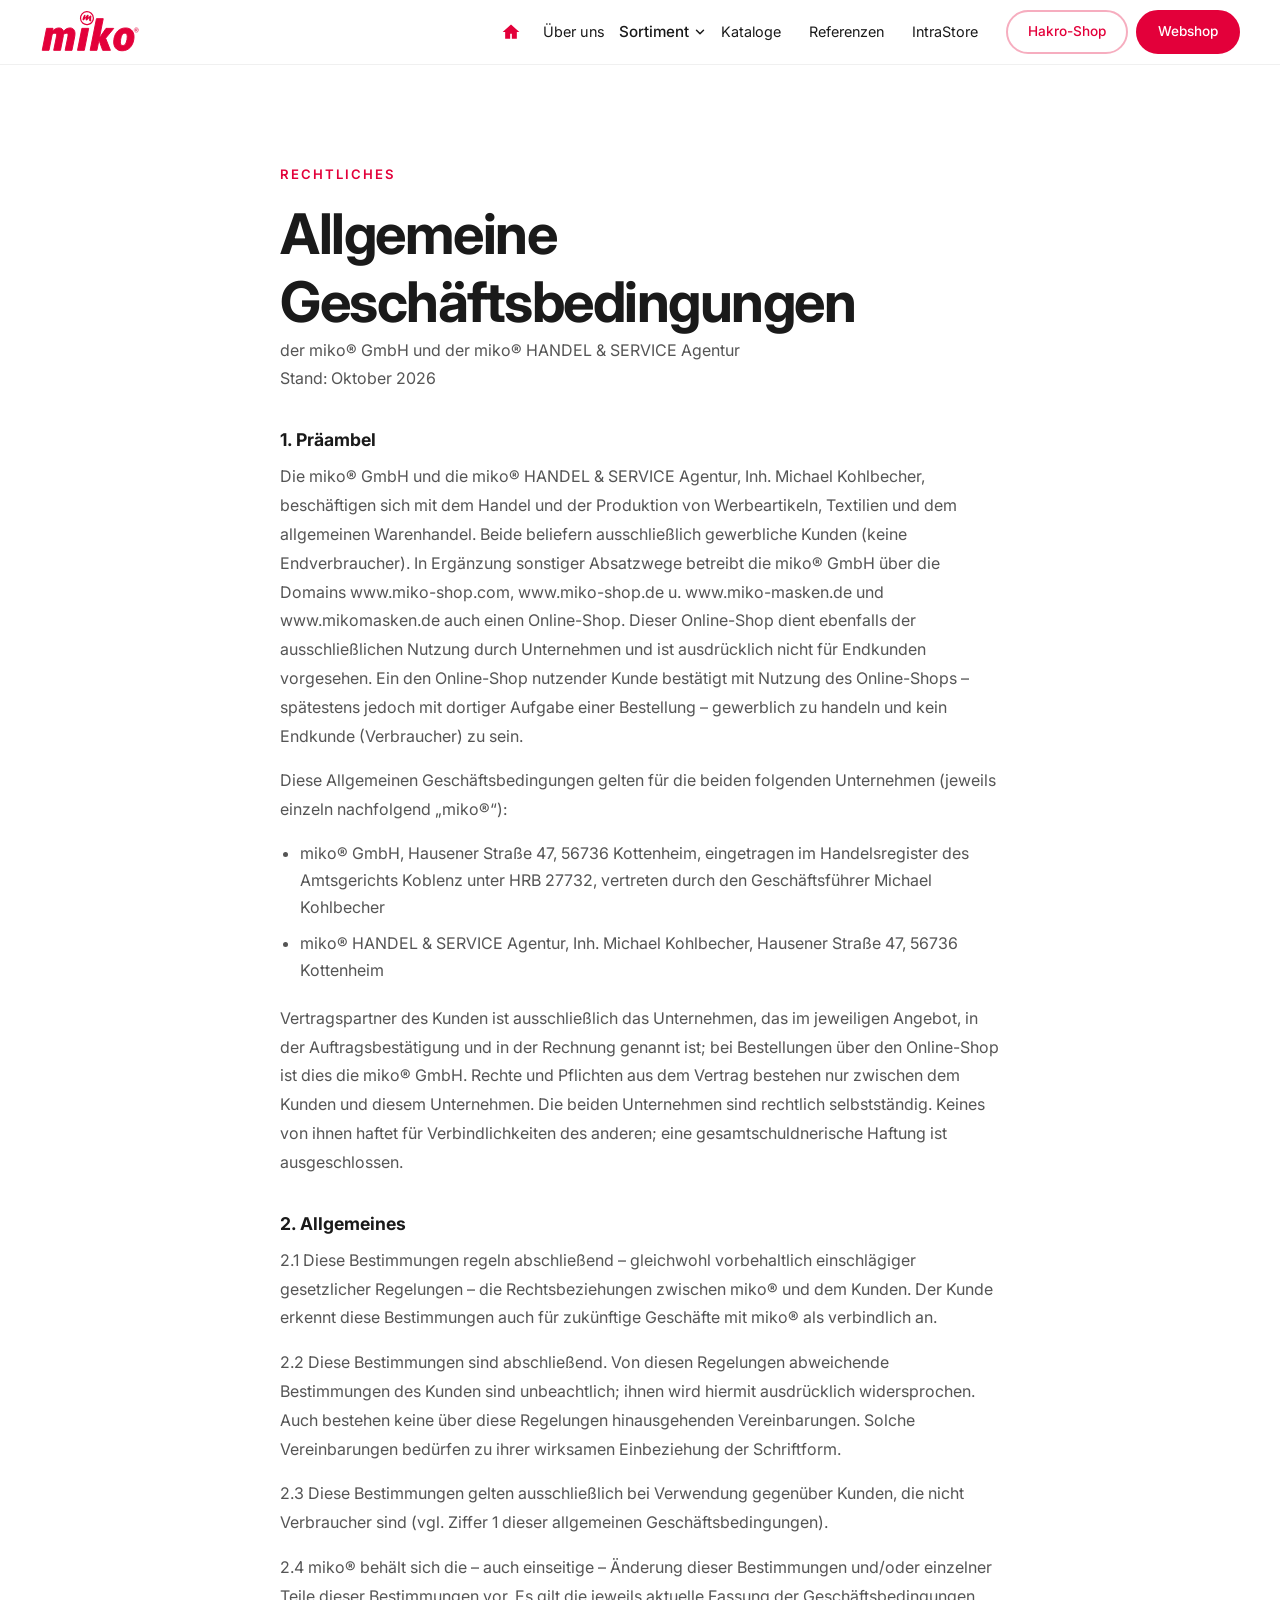
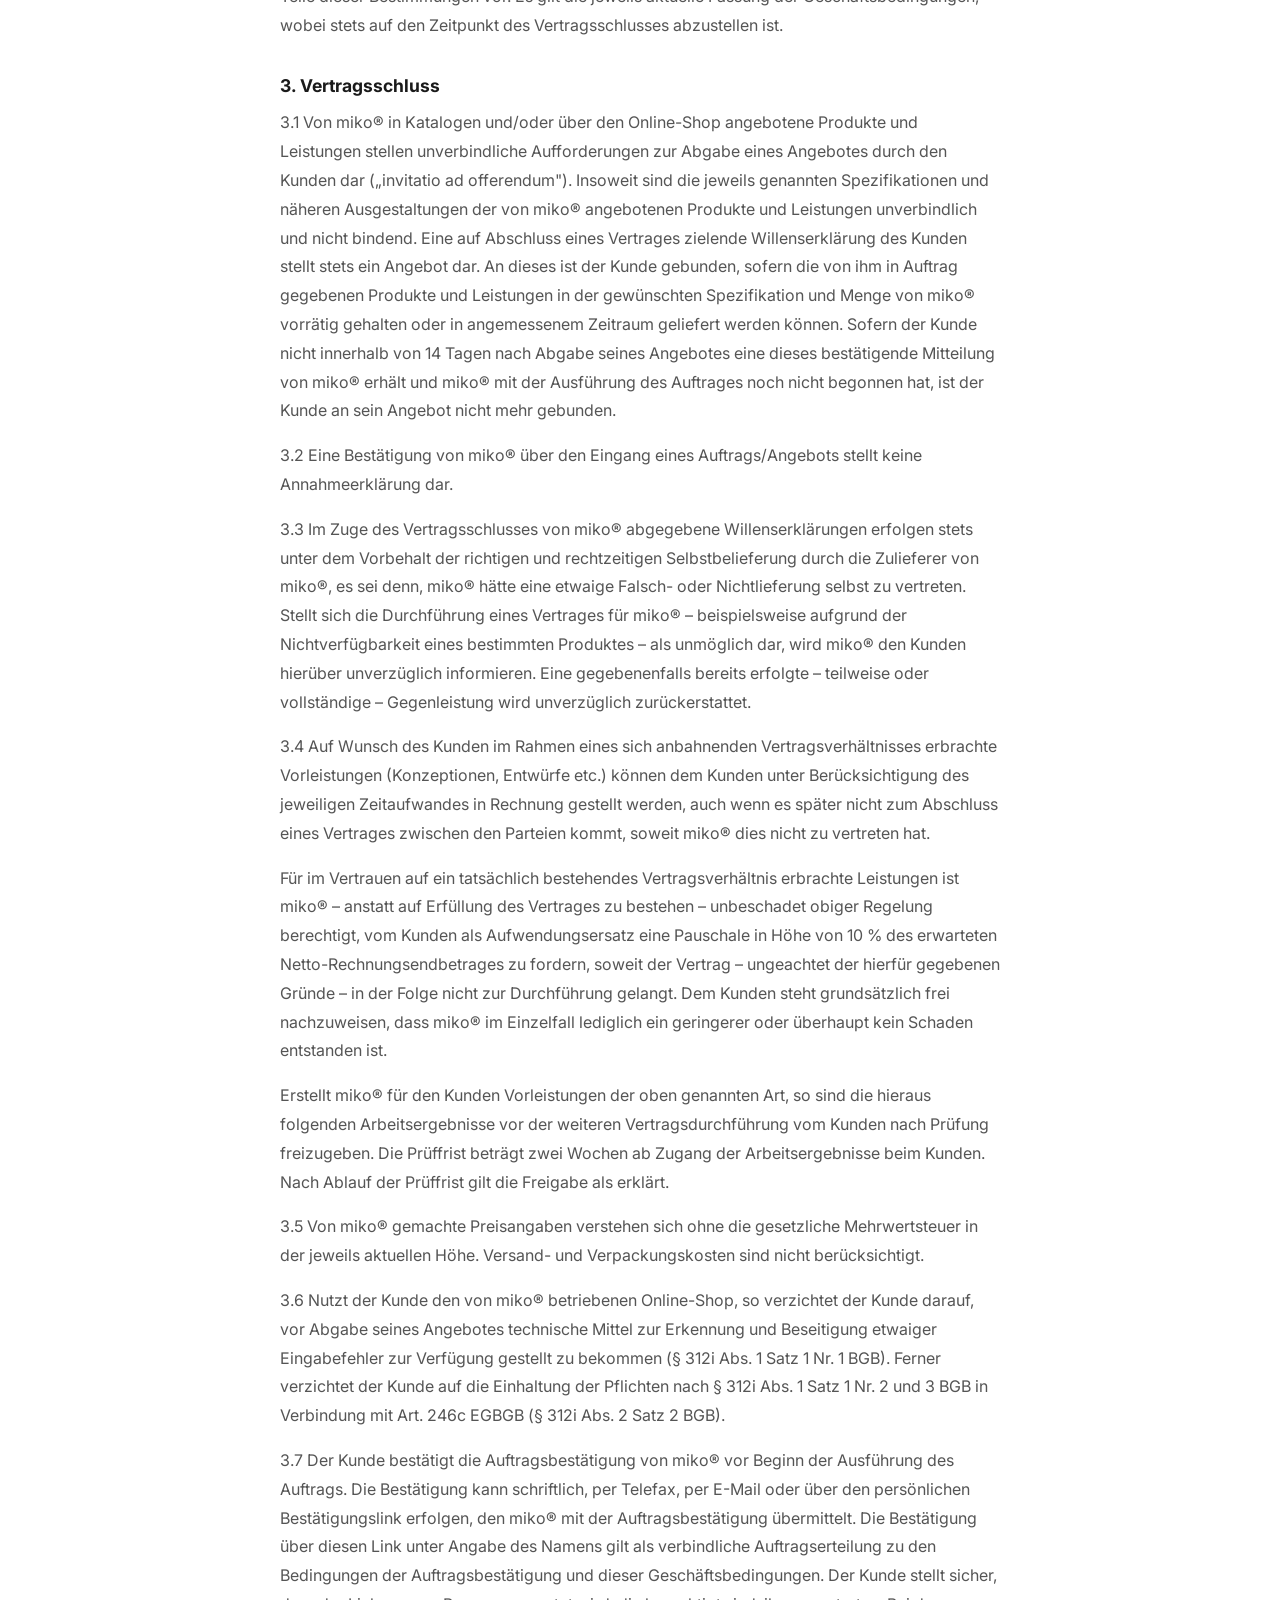
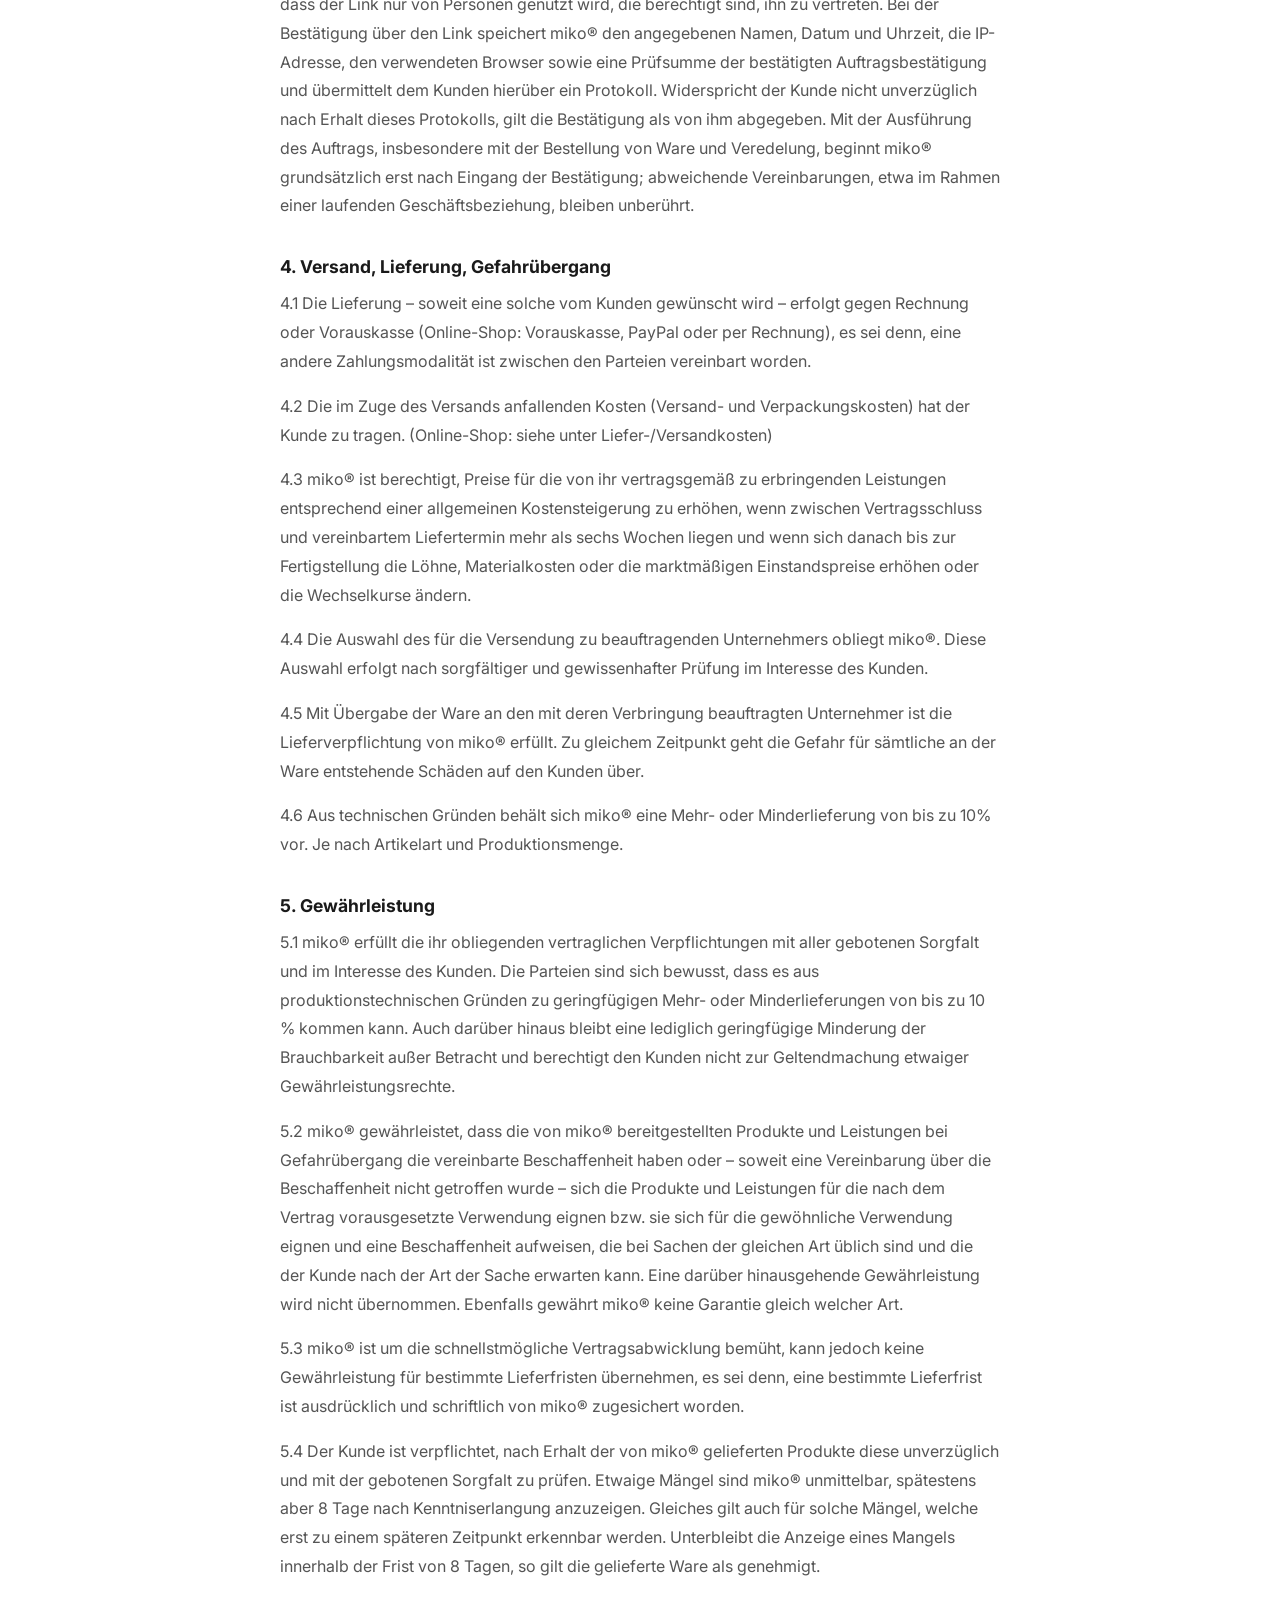
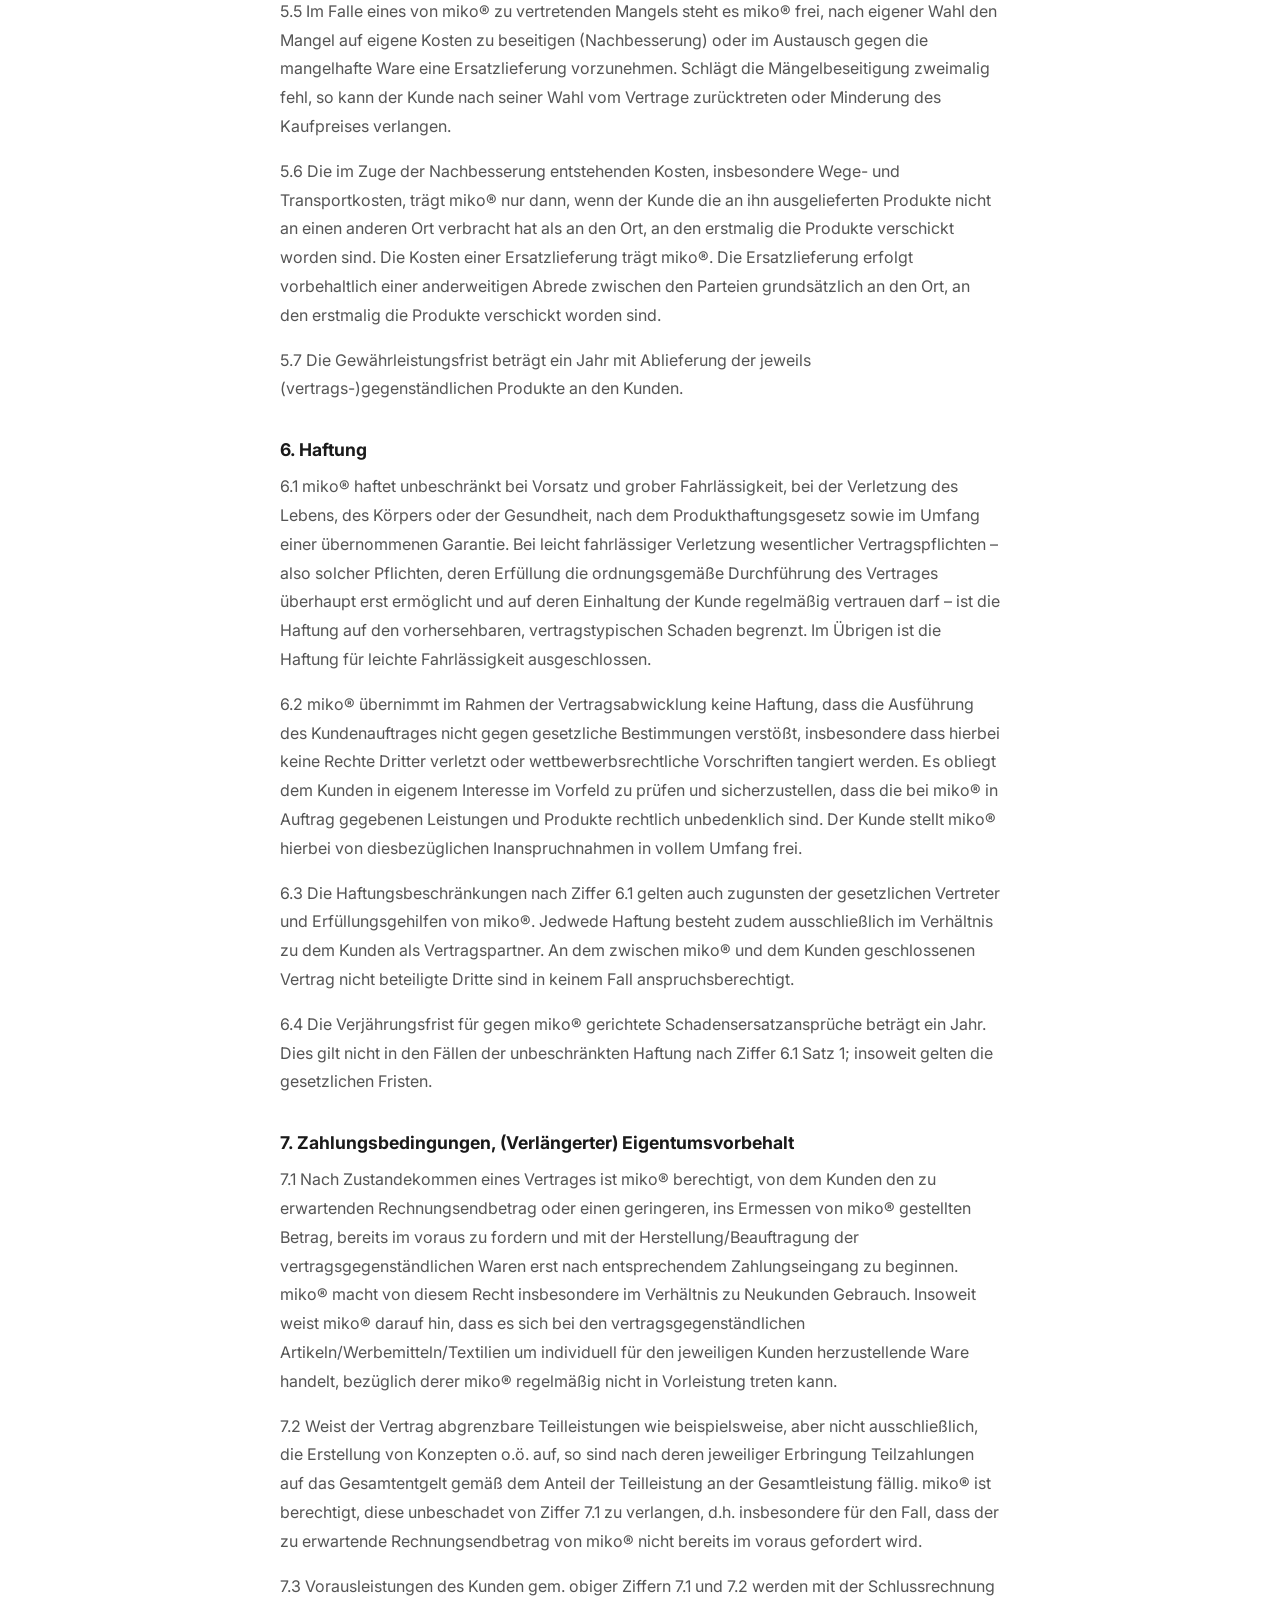
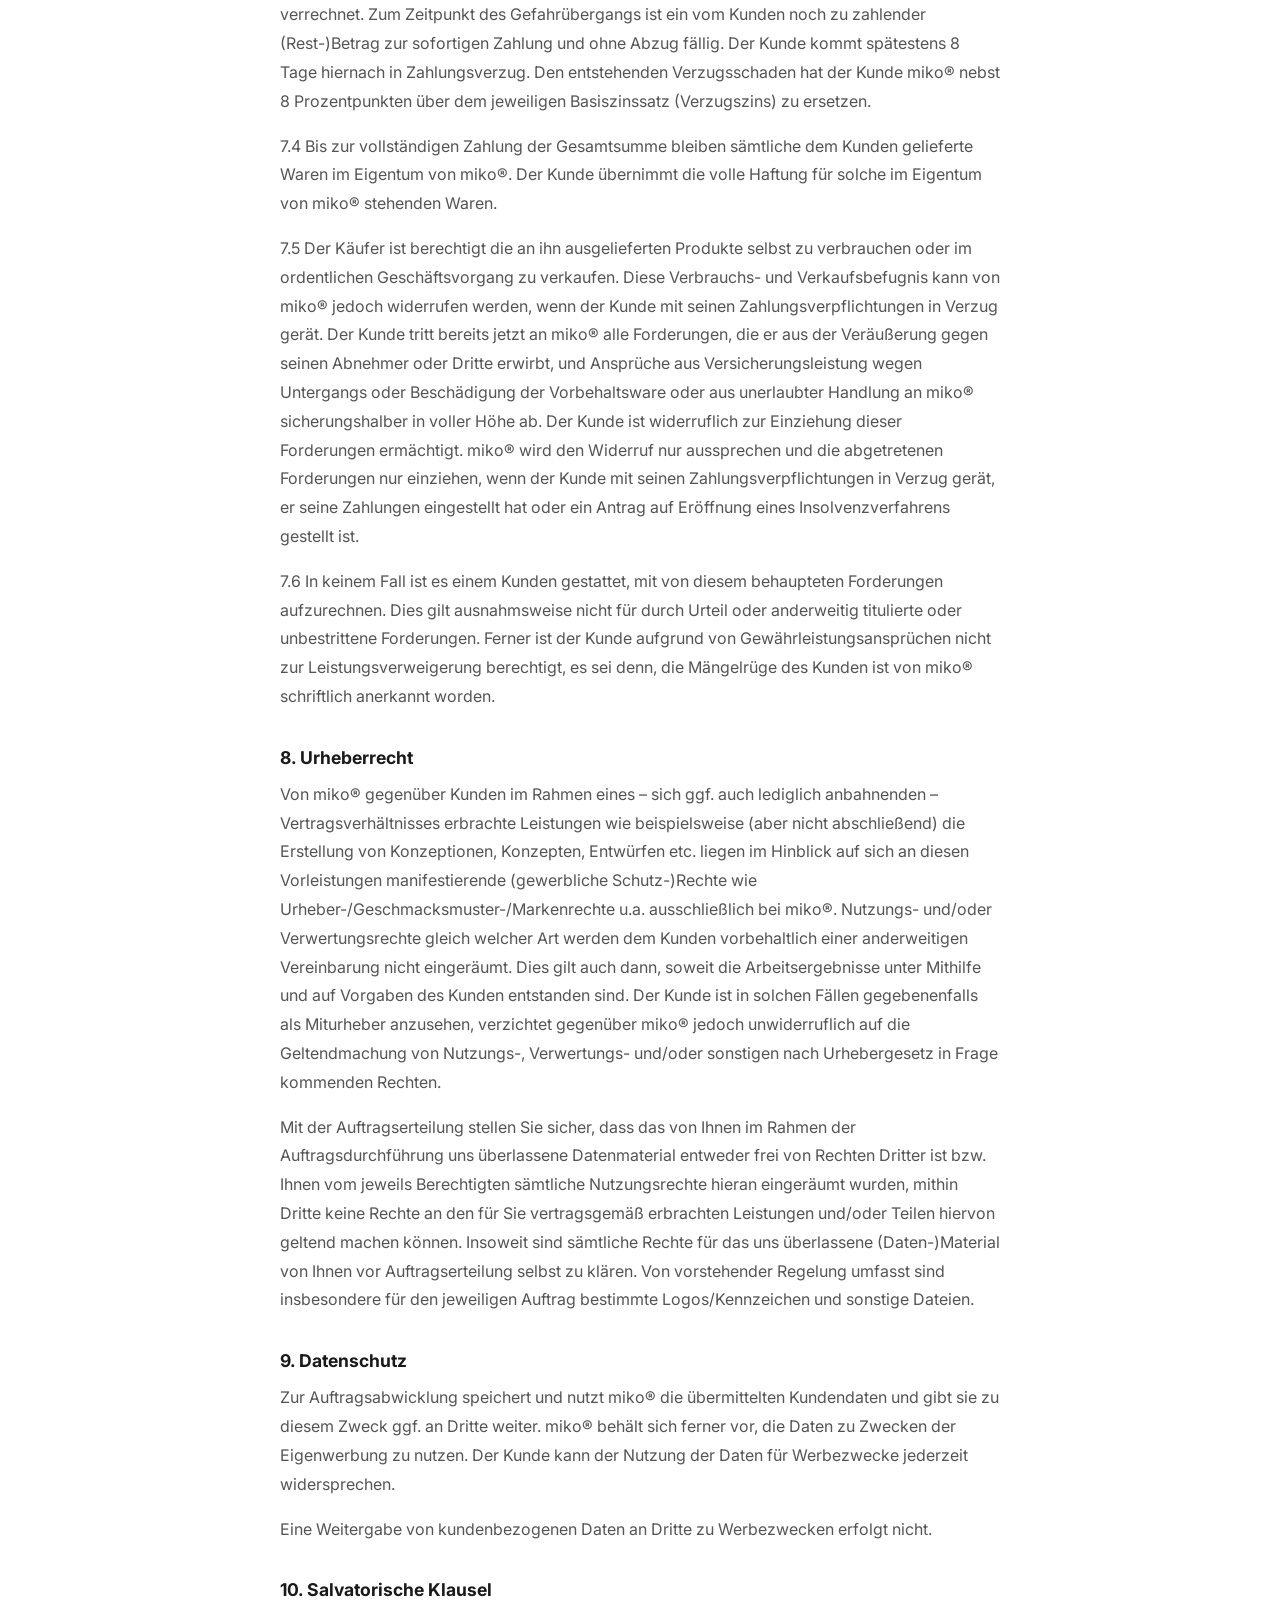
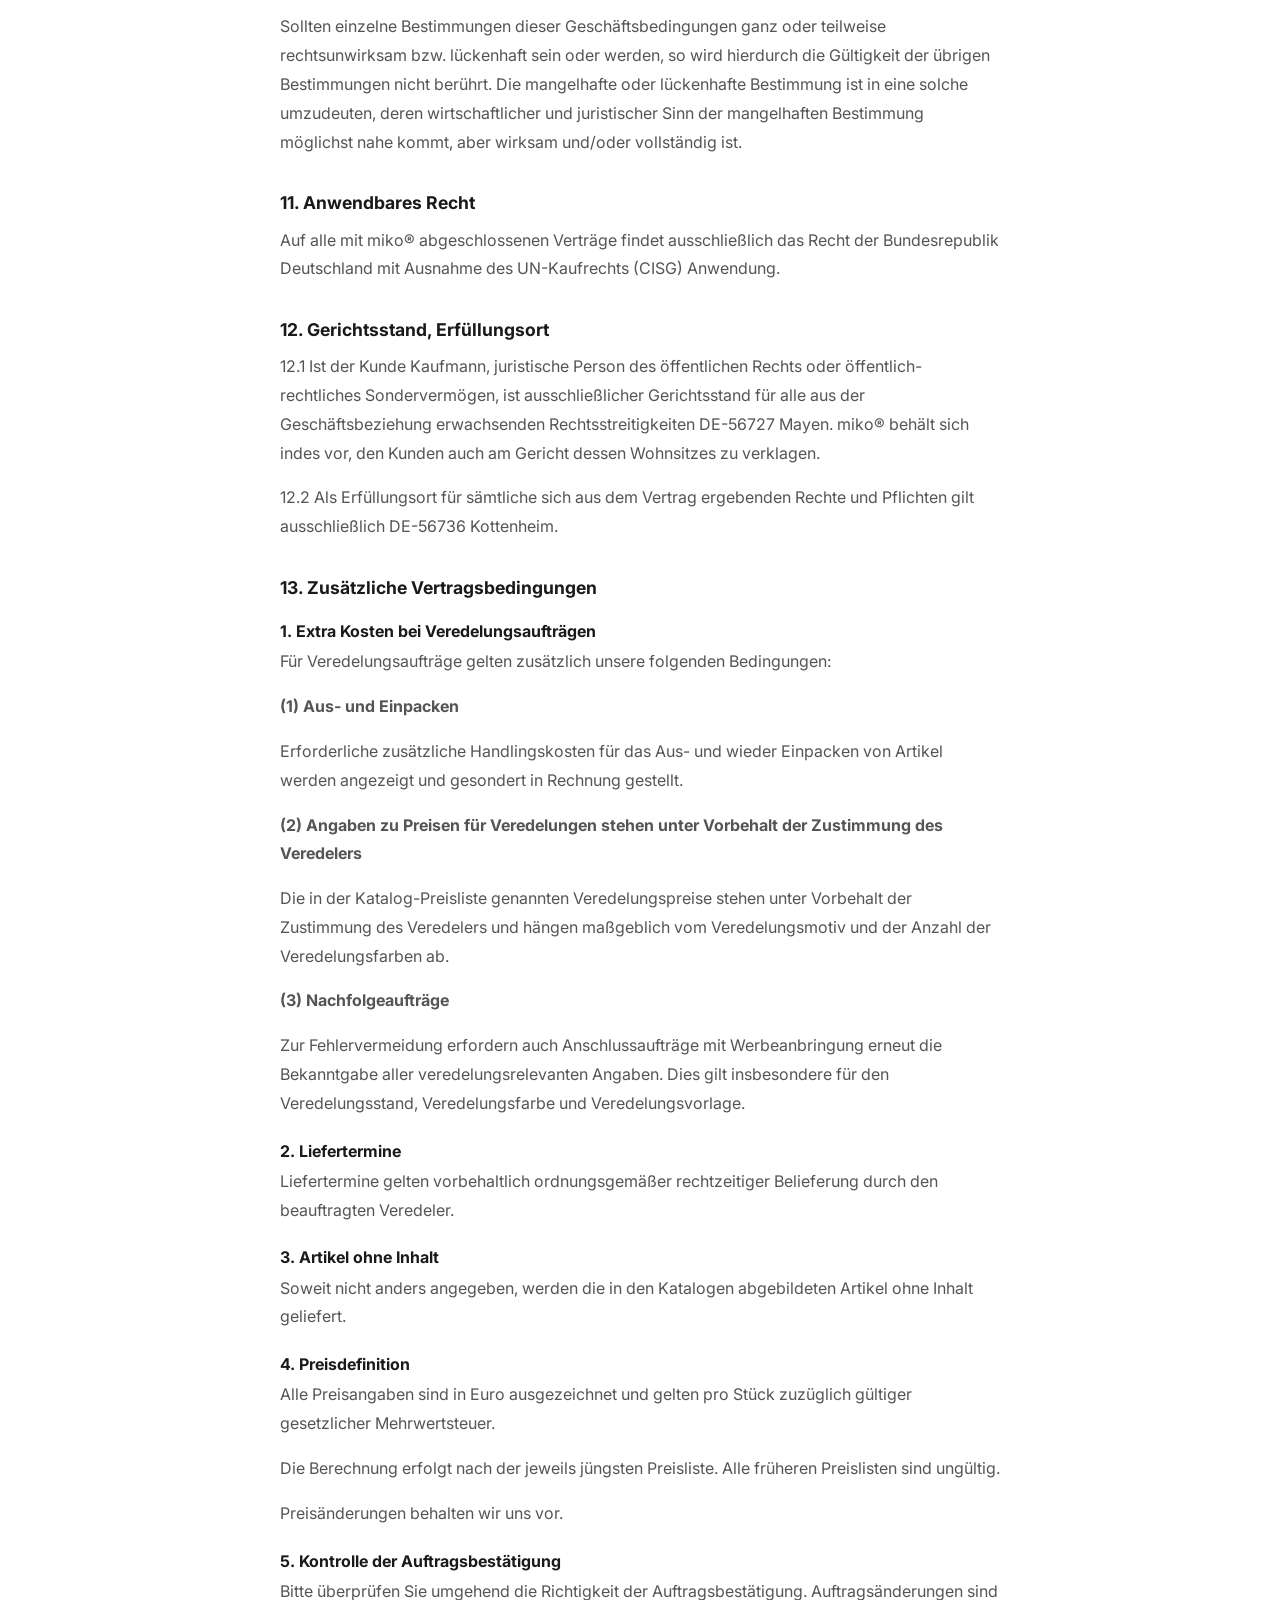
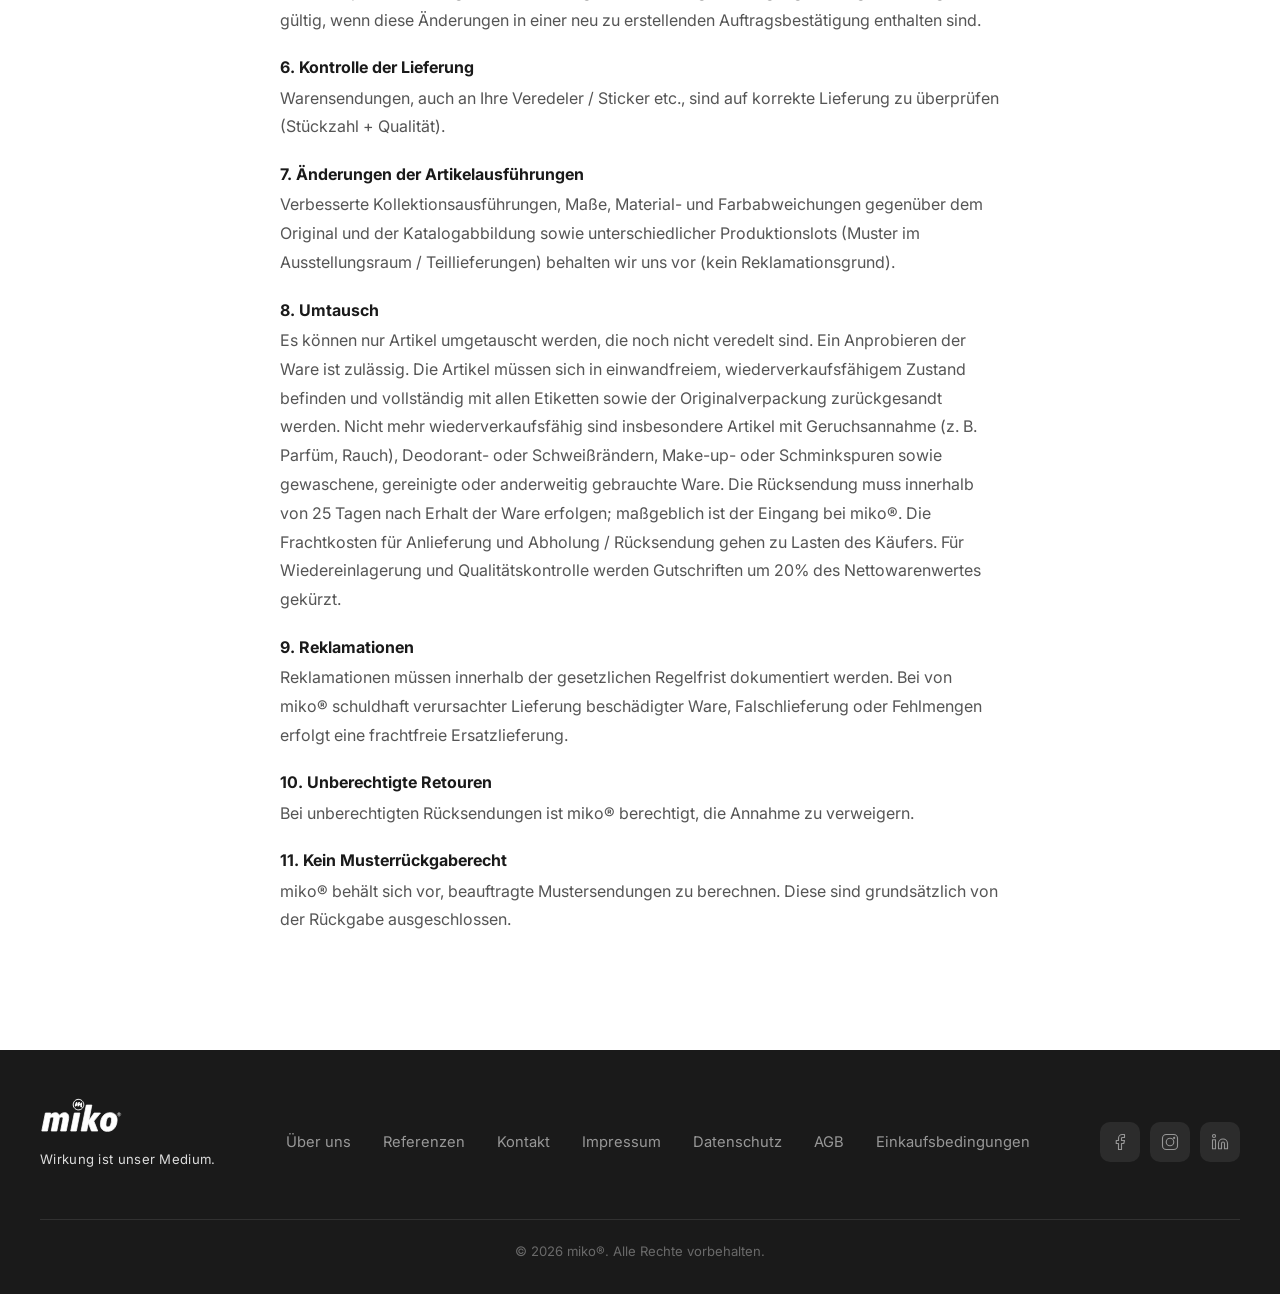
<file: agb.html>
<!DOCTYPE html>
<html lang="de">
<head>
  <meta charset="UTF-8">
  <meta name="viewport" content="width=device-width, initial-scale=1.0">
  <title>AGB – Allgemeine Geschäftsbedingungen | miko® GmbH</title>
  <meta name="description" content="Allgemeine Geschäftsbedingungen der miko® GmbH und der miko® HANDEL &amp; SERVICE Agentur für Geschäftskunden – Vertragsschluss, Lieferung, Gewährleistung, Zahlung.">
  <link rel="preconnect" href="https://fonts.googleapis.com">
  <link rel="preconnect" href="https://fonts.gstatic.com" crossorigin>
  <link href="https://fonts.googleapis.com/css2?family=Inter:wght@400;500;600;700;800&display=swap" rel="stylesheet">
  <link rel="stylesheet" href="assets/css/style.css">
  <link rel="icon" href="assets/img/favicon.ico" sizes="any">
  <link rel="icon" href="assets/img/favicon.png" type="image/png" sizes="32x32">
  <link rel="apple-touch-icon" href="assets/img/apple-touch-icon.png">
  <link rel="canonical" href="https://miko-online.com/agb.html">
  <meta property="og:type" content="website">
  <meta property="og:site_name" content="miko® GmbH">
  <meta property="og:locale" content="de_DE">
  <meta property="og:title" content="AGB – Allgemeine Geschäftsbedingungen | miko® GmbH">
  <meta property="og:description" content="Allgemeine Geschäftsbedingungen der miko® GmbH und der miko® HANDEL &amp; SERVICE Agentur für Geschäftskunden – Vertragsschluss, Lieferung, Gewährleistung, Zahlung.">
  <meta property="og:url" content="https://miko-online.com/agb.html">
  <meta property="og:image" content="https://miko-online.com/assets/img/og-image.jpg">
  <meta name="twitter:card" content="summary_large_image">
  <meta name="twitter:title" content="AGB – Allgemeine Geschäftsbedingungen | miko® GmbH">
  <meta name="twitter:description" content="Allgemeine Geschäftsbedingungen der miko® GmbH und der miko® HANDEL &amp; SERVICE Agentur für Geschäftskunden – Vertragsschluss, Lieferung, Gewährleistung, Zahlung.">
  <meta name="twitter:image" content="https://miko-online.com/assets/img/og-image.jpg">
</head>
<body>

  <!-- HEADER -->
  <header class="header" id="header">
    <div class="container header-main">
      <a href="index.html" class="logo">
        <img fetchpriority="high" decoding="async" src="assets/img/miko-logo.svg" alt="miko® GmbH">
      </a>
      <nav>
        <ul class="nav-links" id="navLinks">
          <li><a href="index.html" class="nav-home" aria-label="Startseite"><svg viewBox="0 0 24 24" style="width:20px;height:20px" fill="var(--red)" stroke="none"><path d="M12 3L2 12h3v8h6v-6h2v6h6v-8h3L12 3z"/></svg></a></li>
          <li><a href="index.html#ueber-uns">Über uns</a></li>
          <li class="nav-dropdown">
            <button class="nav-dropdown-toggle">Sortiment <svg viewBox="0 0 24 24" fill="none" stroke="currentColor" stroke-width="2.5" stroke-linecap="round" stroke-linejoin="round"><path d="M6 9l6 6 6-6"/></svg></button>
            <div class="nav-dropdown-menu">
              <div class="nav-dropdown-menu-inner">
                <a href="werbeartikel.html">Werbeartikel & Merchandise</a>
                <a href="corporate-fashion.html">Corporate Fashion</a>
                <a href="caps.html">Caps & Mützen</a>
                <a href="arbeitskleidung.html">Arbeitskleidung</a>
                <a href="sonderanfertigungen.html">Sonderanfertigungen</a>
              </div>
            </div>
          </li>
          <li><a href="kataloge.html">Kataloge</a></li>
          <li><a href="referenzen.html">Referenzen</a></li>
          <li><a href="https://www.intrastore.de/" target="_blank" rel="noopener">IntraStore</a></li>
          <li class="nav-shops">
            <a href="https://www.hakroshop.com" target="_blank" rel="noopener" class="btn-shop-ghost">Hakro-Shop</a>
            <a href="https://www.miko-shop.com/" target="_blank" rel="noopener" class="btn btn-red">Webshop</a>
          </li>
        </ul>
      </nav>
      <button class="nav-toggle" id="navToggle" aria-label="Menü öffnen">
        <span></span><span></span><span></span>
      </button>
    </div>
  </header>

  <!-- Content -->
  <section class="section" style="padding-top: 160px;">
    <div class="container">
      <div class="legal-content">
        <span class="section-tag">Rechtliches</span>
        <h1>Allgemeine Geschäftsbedingungen</h1>
        <p>der miko® GmbH und der miko® HANDEL &amp; SERVICE Agentur<br>Stand: Oktober 2026</p>

        <h3>1. Präambel</h3>
        <p>Die miko® GmbH und die miko® HANDEL &amp; SERVICE Agentur, Inh. Michael Kohlbecher, beschäftigen sich mit dem Handel und der Produktion von Werbeartikeln, Textilien und dem allgemeinen Warenhandel. Beide beliefern ausschließlich gewerbliche Kunden (keine Endverbraucher). In Ergänzung sonstiger Absatzwege betreibt die miko® GmbH über die Domains www.miko-shop.com, www.miko-shop.de u. www.miko-masken.de und www.mikomasken.de auch einen Online-Shop. Dieser Online-Shop dient ebenfalls der ausschließlichen Nutzung durch Unternehmen und ist ausdrücklich nicht für Endkunden vorgesehen. Ein den Online-Shop nutzender Kunde bestätigt mit Nutzung des Online-Shops – spätestens jedoch mit dortiger Aufgabe einer Bestellung – gewerblich zu handeln und kein Endkunde (Verbraucher) zu sein.</p>
        <p>Diese Allgemeinen Geschäftsbedingungen gelten für die beiden folgenden Unternehmen (jeweils einzeln nachfolgend „miko®“):</p>
        <ul>
          <li>miko® GmbH, Hausener Straße 47, 56736 Kottenheim, eingetragen im Handelsregister des Amtsgerichts Koblenz unter HRB 27732, vertreten durch den Geschäftsführer Michael Kohlbecher</li>
          <li>miko® HANDEL &amp; SERVICE Agentur, Inh. Michael Kohlbecher, Hausener Straße 47, 56736 Kottenheim</li>
        </ul>
        <p>Vertragspartner des Kunden ist ausschließlich das Unternehmen, das im jeweiligen Angebot, in der Auftragsbestätigung und in der Rechnung genannt ist; bei Bestellungen über den Online-Shop ist dies die miko® GmbH. Rechte und Pflichten aus dem Vertrag bestehen nur zwischen dem Kunden und diesem Unternehmen. Die beiden Unternehmen sind rechtlich selbstständig. Keines von ihnen haftet für Verbindlichkeiten des anderen; eine gesamtschuldnerische Haftung ist ausgeschlossen.</p>
        <h3>2. Allgemeines</h3>
        <p>2.1 Diese Bestimmungen regeln abschließend – gleichwohl vorbehaltlich einschlägiger gesetzlicher Regelungen – die Rechtsbeziehungen zwischen miko® und dem Kunden. Der Kunde erkennt diese Bestimmungen auch für zukünftige Geschäfte mit miko® als verbindlich an.</p>
        <p>2.2 Diese Bestimmungen sind abschließend. Von diesen Regelungen abweichende Bestimmungen des Kunden sind unbeachtlich; ihnen wird hiermit ausdrücklich widersprochen. Auch bestehen keine über diese Regelungen hinausgehenden Vereinbarungen. Solche Vereinbarungen bedürfen zu ihrer wirksamen Einbeziehung der Schriftform.</p>
        <p>2.3 Diese Bestimmungen gelten ausschließlich bei Verwendung gegenüber Kunden, die nicht Verbraucher sind (vgl. Ziffer 1 dieser allgemeinen Geschäftsbedingungen).</p>
        <p>2.4 miko® behält sich die – auch einseitige – Änderung dieser Bestimmungen und/oder einzelner Teile dieser Bestimmungen vor. Es gilt die jeweils aktuelle Fassung der Geschäftsbedingungen, wobei stets auf den Zeitpunkt des Vertragsschlusses abzustellen ist.</p>
        <h3>3. Vertragsschluss</h3>
        <p>3.1 Von miko® in Katalogen und/oder über den Online-Shop angebotene Produkte und Leistungen stellen unverbindliche Aufforderungen zur Abgabe eines Angebotes durch den Kunden dar („invitatio ad offerendum"). Insoweit sind die jeweils genannten Spezifikationen und näheren Ausgestaltungen der von miko® angebotenen Produkte und Leistungen unverbindlich und nicht bindend. Eine auf Abschluss eines Vertrages zielende Willenserklärung des Kunden stellt stets ein Angebot dar. An dieses ist der Kunde gebunden, sofern die von ihm in Auftrag gegebenen Produkte und Leistungen in der gewünschten Spezifikation und Menge von miko® vorrätig gehalten oder in angemessenem Zeitraum geliefert werden können. Sofern der Kunde nicht innerhalb von 14 Tagen nach Abgabe seines Angebotes eine dieses bestätigende Mitteilung von miko® erhält und miko® mit der Ausführung des Auftrages noch nicht begonnen hat, ist der Kunde an sein Angebot nicht mehr gebunden.</p>
        <p>3.2 Eine Bestätigung von miko® über den Eingang eines Auftrags/Angebots stellt keine Annahmeerklärung dar.</p>
        <p>3.3 Im Zuge des Vertragsschlusses von miko® abgegebene Willenserklärungen erfolgen stets unter dem Vorbehalt der richtigen und rechtzeitigen Selbstbelieferung durch die Zulieferer von miko®, es sei denn, miko® hätte eine etwaige Falsch- oder Nichtlieferung selbst zu vertreten. Stellt sich die Durchführung eines Vertrages für miko® – beispielsweise aufgrund der Nichtverfügbarkeit eines bestimmten Produktes – als unmöglich dar, wird miko® den Kunden hierüber unverzüglich informieren. Eine gegebenenfalls bereits erfolgte – teilweise oder vollständige – Gegenleistung wird unverzüglich zurückerstattet.</p>
        <p>3.4 Auf Wunsch des Kunden im Rahmen eines sich anbahnenden Vertragsverhältnisses erbrachte Vorleistungen (Konzeptionen, Entwürfe etc.) können dem Kunden unter Berücksichtigung des jeweiligen Zeitaufwandes in Rechnung gestellt werden, auch wenn es später nicht zum Abschluss eines Vertrages zwischen den Parteien kommt, soweit miko® dies nicht zu vertreten hat.</p>
        <p>Für im Vertrauen auf ein tatsächlich bestehendes Vertragsverhältnis erbrachte Leistungen ist miko® – anstatt auf Erfüllung des Vertrages zu bestehen – unbeschadet obiger Regelung berechtigt, vom Kunden als Aufwendungsersatz eine Pauschale in Höhe von 10 % des erwarteten Netto-Rechnungsendbetrages zu fordern, soweit der Vertrag – ungeachtet der hierfür gegebenen Gründe – in der Folge nicht zur Durchführung gelangt. Dem Kunden steht grundsätzlich frei nachzuweisen, dass miko® im Einzelfall lediglich ein geringerer oder überhaupt kein Schaden entstanden ist.</p>
        <p>Erstellt miko® für den Kunden Vorleistungen der oben genannten Art, so sind die hieraus folgenden Arbeitsergebnisse vor der weiteren Vertragsdurchführung vom Kunden nach Prüfung freizugeben. Die Prüffrist beträgt zwei Wochen ab Zugang der Arbeitsergebnisse beim Kunden. Nach Ablauf der Prüffrist gilt die Freigabe als erklärt.</p>
        <p>3.5 Von miko® gemachte Preisangaben verstehen sich ohne die gesetzliche Mehrwertsteuer in der jeweils aktuellen Höhe. Versand- und Verpackungskosten sind nicht berücksichtigt.</p>
        <p>3.6 Nutzt der Kunde den von miko® betriebenen Online-Shop, so verzichtet der Kunde darauf, vor Abgabe seines Angebotes technische Mittel zur Erkennung und Beseitigung etwaiger Eingabefehler zur Verfügung gestellt zu bekommen (§&nbsp;312i Abs.&nbsp;1 Satz 1 Nr.&nbsp;1 BGB). Ferner verzichtet der Kunde auf die Einhaltung der Pflichten nach §&nbsp;312i Abs.&nbsp;1 Satz 1 Nr.&nbsp;2 und 3 BGB in Verbindung mit Art. 246c EGBGB (§&nbsp;312i Abs.&nbsp;2 Satz 2 BGB).</p>
        <p>3.7 Der Kunde bestätigt die Auftragsbestätigung von miko® vor Beginn der Ausführung des Auftrags. Die Bestätigung kann schriftlich, per Telefax, per E-Mail oder über den persönlichen Bestätigungslink erfolgen, den miko® mit der Auftragsbestätigung übermittelt. Die Bestätigung über diesen Link unter Angabe des Namens gilt als verbindliche Auftragserteilung zu den Bedingungen der Auftragsbestätigung und dieser Geschäftsbedingungen. Der Kunde stellt sicher, dass der Link nur von Personen genutzt wird, die berechtigt sind, ihn zu vertreten. Bei der Bestätigung über den Link speichert miko® den angegebenen Namen, Datum und Uhrzeit, die IP-Adresse, den verwendeten Browser sowie eine Prüfsumme der bestätigten Auftragsbestätigung und übermittelt dem Kunden hierüber ein Protokoll. Widerspricht der Kunde nicht unverzüglich nach Erhalt dieses Protokolls, gilt die Bestätigung als von ihm abgegeben. Mit der Ausführung des Auftrags, insbesondere mit der Bestellung von Ware und Veredelung, beginnt miko® grundsätzlich erst nach Eingang der Bestätigung; abweichende Vereinbarungen, etwa im Rahmen einer laufenden Geschäftsbeziehung, bleiben unberührt.</p>
        <h3>4. Versand, Lieferung, Gefahrübergang</h3>
        <p>4.1 Die Lieferung – soweit eine solche vom Kunden gewünscht wird – erfolgt gegen Rechnung oder Vorauskasse (Online-Shop: Vorauskasse, PayPal oder per Rechnung), es sei denn, eine andere Zahlungsmodalität ist zwischen den Parteien vereinbart worden.</p>
        <p>4.2 Die im Zuge des Versands anfallenden Kosten (Versand- und Verpackungskosten) hat der Kunde zu tragen. (Online-Shop: siehe unter Liefer-/Versandkosten)</p>
        <p>4.3 miko® ist berechtigt, Preise für die von ihr vertragsgemäß zu erbringenden Leistungen entsprechend einer allgemeinen Kostensteigerung zu erhöhen, wenn zwischen Vertragsschluss und vereinbartem Liefertermin mehr als sechs Wochen liegen und wenn sich danach bis zur Fertigstellung die Löhne, Materialkosten oder die marktmäßigen Einstandspreise erhöhen oder die Wechselkurse ändern.</p>
        <p>4.4 Die Auswahl des für die Versendung zu beauftragenden Unternehmers obliegt miko®. Diese Auswahl erfolgt nach sorgfältiger und gewissenhafter Prüfung im Interesse des Kunden.</p>
        <p>4.5 Mit Übergabe der Ware an den mit deren Verbringung beauftragten Unternehmer ist die Lieferverpflichtung von miko® erfüllt. Zu gleichem Zeitpunkt geht die Gefahr für sämtliche an der Ware entstehende Schäden auf den Kunden über.</p>
        <p>4.6 Aus technischen Gründen behält sich miko® eine Mehr- oder Minderlieferung von bis zu 10% vor. Je nach Artikelart und Produktionsmenge.</p>
        <h3>5. Gewährleistung</h3>
        <p>5.1 miko® erfüllt die ihr obliegenden vertraglichen Verpflichtungen mit aller gebotenen Sorgfalt und im Interesse des Kunden. Die Parteien sind sich bewusst, dass es aus produktionstechnischen Gründen zu geringfügigen Mehr- oder Minderlieferungen von bis zu 10 % kommen kann. Auch darüber hinaus bleibt eine lediglich geringfügige Minderung der Brauchbarkeit außer Betracht und berechtigt den Kunden nicht zur Geltendmachung etwaiger Gewährleistungsrechte.</p>
        <p>5.2 miko® gewährleistet, dass die von miko® bereitgestellten Produkte und Leistungen bei Gefahrübergang die vereinbarte Beschaffenheit haben oder – soweit eine Vereinbarung über die Beschaffenheit nicht getroffen wurde – sich die Produkte und Leistungen für die nach dem Vertrag vorausgesetzte Verwendung eignen bzw. sie sich für die gewöhnliche Verwendung eignen und eine Beschaffenheit aufweisen, die bei Sachen der gleichen Art üblich sind und die der Kunde nach der Art der Sache erwarten kann. Eine darüber hinausgehende Gewährleistung wird nicht übernommen. Ebenfalls gewährt miko® keine Garantie gleich welcher Art.</p>
        <p>5.3 miko® ist um die schnellstmögliche Vertragsabwicklung bemüht, kann jedoch keine Gewährleistung für bestimmte Lieferfristen übernehmen, es sei denn, eine bestimmte Lieferfrist ist ausdrücklich und schriftlich von miko® zugesichert worden.</p>
        <p>5.4 Der Kunde ist verpflichtet, nach Erhalt der von miko® gelieferten Produkte diese unverzüglich und mit der gebotenen Sorgfalt zu prüfen. Etwaige Mängel sind miko® unmittelbar, spätestens aber 8 Tage nach Kenntniserlangung anzuzeigen. Gleiches gilt auch für solche Mängel, welche erst zu einem späteren Zeitpunkt erkennbar werden. Unterbleibt die Anzeige eines Mangels innerhalb der Frist von 8 Tagen, so gilt die gelieferte Ware als genehmigt.</p>
        <p>5.5 Im Falle eines von miko® zu vertretenden Mangels steht es miko® frei, nach eigener Wahl den Mangel auf eigene Kosten zu beseitigen (Nachbesserung) oder im Austausch gegen die mangelhafte Ware eine Ersatzlieferung vorzunehmen. Schlägt die Mängelbeseitigung zweimalig fehl, so kann der Kunde nach seiner Wahl vom Vertrage zurücktreten oder Minderung des Kaufpreises verlangen.</p>
        <p>5.6 Die im Zuge der Nachbesserung entstehenden Kosten, insbesondere Wege- und Transportkosten, trägt miko® nur dann, wenn der Kunde die an ihn ausgelieferten Produkte nicht an einen anderen Ort verbracht hat als an den Ort, an den erstmalig die Produkte verschickt worden sind. Die Kosten einer Ersatzlieferung trägt miko®. Die Ersatzlieferung erfolgt vorbehaltlich einer anderweitigen Abrede zwischen den Parteien grundsätzlich an den Ort, an den erstmalig die Produkte verschickt worden sind.</p>
        <p>5.7 Die Gewährleistungsfrist beträgt ein Jahr mit Ablieferung der jeweils (vertrags-)gegenständlichen Produkte an den Kunden.</p>
        <h3>6. Haftung</h3>
        <p>6.1 miko® haftet unbeschränkt bei Vorsatz und grober Fahrlässigkeit, bei der Verletzung des Lebens, des Körpers oder der Gesundheit, nach dem Produkthaftungsgesetz sowie im Umfang einer übernommenen Garantie. Bei leicht fahrlässiger Verletzung wesentlicher Vertragspflichten – also solcher Pflichten, deren Erfüllung die ordnungsgemäße Durchführung des Vertrages überhaupt erst ermöglicht und auf deren Einhaltung der Kunde regelmäßig vertrauen darf – ist die Haftung auf den vorhersehbaren, vertragstypischen Schaden begrenzt. Im Übrigen ist die Haftung für leichte Fahrlässigkeit ausgeschlossen.</p>
        <p>6.2 miko® übernimmt im Rahmen der Vertragsabwicklung keine Haftung, dass die Ausführung des Kundenauftrages nicht gegen gesetzliche Bestimmungen verstößt, insbesondere dass hierbei keine Rechte Dritter verletzt oder wettbewerbsrechtliche Vorschriften tangiert werden. Es obliegt dem Kunden in eigenem Interesse im Vorfeld zu prüfen und sicherzustellen, dass die bei miko® in Auftrag gegebenen Leistungen und Produkte rechtlich unbedenklich sind. Der Kunde stellt miko® hierbei von diesbezüglichen Inanspruchnahmen in vollem Umfang frei.</p>
        <p>6.3 Die Haftungsbeschränkungen nach Ziffer 6.1 gelten auch zugunsten der gesetzlichen Vertreter und Erfüllungsgehilfen von miko®. Jedwede Haftung besteht zudem ausschließlich im Verhältnis zu dem Kunden als Vertragspartner. An dem zwischen miko® und dem Kunden geschlossenen Vertrag nicht beteiligte Dritte sind in keinem Fall anspruchsberechtigt.</p>
        <p>6.4 Die Verjährungsfrist für gegen miko® gerichtete Schadensersatzansprüche beträgt ein Jahr. Dies gilt nicht in den Fällen der unbeschränkten Haftung nach Ziffer 6.1 Satz 1; insoweit gelten die gesetzlichen Fristen.</p>
        <h3>7. Zahlungsbedingungen, (Verlängerter) Eigentumsvorbehalt</h3>
        <p>7.1 Nach Zustandekommen eines Vertrages ist miko® berechtigt, von dem Kunden den zu erwartenden Rechnungsendbetrag oder einen geringeren, ins Ermessen von miko® gestellten Betrag, bereits im voraus zu fordern und mit der Herstellung/Beauftragung der vertragsgegenständlichen Waren erst nach entsprechendem Zahlungseingang zu beginnen. miko® macht von diesem Recht insbesondere im Verhältnis zu Neukunden Gebrauch. Insoweit weist miko® darauf hin, dass es sich bei den vertragsgegenständlichen Artikeln/Werbemitteln/Textilien um individuell für den jeweiligen Kunden herzustellende Ware handelt, bezüglich derer miko® regelmäßig nicht in Vorleistung treten kann.</p>
        <p>7.2 Weist der Vertrag abgrenzbare Teilleistungen wie beispielsweise, aber nicht ausschließlich, die Erstellung von Konzepten o.ö. auf, so sind nach deren jeweiliger Erbringung Teilzahlungen auf das Gesamtentgelt gemäß dem Anteil der Teilleistung an der Gesamtleistung fällig. miko® ist berechtigt, diese unbeschadet von Ziffer 7.1 zu verlangen, d.h. insbesondere für den Fall, dass der zu erwartende Rechnungsendbetrag von miko® nicht bereits im voraus gefordert wird.</p>
        <p>7.3 Vorausleistungen des Kunden gem. obiger Ziffern 7.1 und 7.2 werden mit der Schlussrechnung verrechnet. Zum Zeitpunkt des Gefahrübergangs ist ein vom Kunden noch zu zahlender (Rest-)Betrag zur sofortigen Zahlung und ohne Abzug fällig. Der Kunde kommt spätestens 8 Tage hiernach in Zahlungsverzug. Den entstehenden Verzugsschaden hat der Kunde miko® nebst 8 Prozentpunkten über dem jeweiligen Basiszinssatz (Verzugszins) zu ersetzen.</p>
        <p>7.4 Bis zur vollständigen Zahlung der Gesamtsumme bleiben sämtliche dem Kunden gelieferte Waren im Eigentum von miko®. Der Kunde übernimmt die volle Haftung für solche im Eigentum von miko® stehenden Waren.</p>
        <p>7.5 Der Käufer ist berechtigt die an ihn ausgelieferten Produkte selbst zu verbrauchen oder im ordentlichen Geschäftsvorgang zu verkaufen. Diese Verbrauchs- und Verkaufsbefugnis kann von miko® jedoch widerrufen werden, wenn der Kunde mit seinen Zahlungsverpflichtungen in Verzug gerät. Der Kunde tritt bereits jetzt an miko® alle Forderungen, die er aus der Veräußerung gegen seinen Abnehmer oder Dritte erwirbt, und Ansprüche aus Versicherungsleistung wegen Untergangs oder Beschädigung der Vorbehaltsware oder aus unerlaubter Handlung an miko® sicherungshalber in voller Höhe ab. Der Kunde ist widerruflich zur Einziehung dieser Forderungen ermächtigt. miko® wird den Widerruf nur aussprechen und die abgetretenen Forderungen nur einziehen, wenn der Kunde mit seinen Zahlungsverpflichtungen in Verzug gerät, er seine Zahlungen eingestellt hat oder ein Antrag auf Eröffnung eines Insolvenzverfahrens gestellt ist.</p>
        <p>7.6 In keinem Fall ist es einem Kunden gestattet, mit von diesem behaupteten Forderungen aufzurechnen. Dies gilt ausnahmsweise nicht für durch Urteil oder anderweitig titulierte oder unbestrittene Forderungen. Ferner ist der Kunde aufgrund von Gewährleistungsansprüchen nicht zur Leistungsverweigerung berechtigt, es sei denn, die Mängelrüge des Kunden ist von miko® schriftlich anerkannt worden.</p>
        <h3>8. Urheberrecht</h3>
        <p>Von miko® gegenüber Kunden im Rahmen eines – sich ggf. auch lediglich anbahnenden – Vertragsverhältnisses erbrachte Leistungen wie beispielsweise (aber nicht abschließend) die Erstellung von Konzeptionen, Konzepten, Entwürfen etc. liegen im Hinblick auf sich an diesen Vorleistungen manifestierende (gewerbliche Schutz-)Rechte wie Urheber-/Geschmacksmuster-/Markenrechte u.a. ausschließlich bei miko®. Nutzungs- und/oder Verwertungsrechte gleich welcher Art werden dem Kunden vorbehaltlich einer anderweitigen Vereinbarung nicht eingeräumt. Dies gilt auch dann, soweit die Arbeitsergebnisse unter Mithilfe und auf Vorgaben des Kunden entstanden sind. Der Kunde ist in solchen Fällen gegebenenfalls als Miturheber anzusehen, verzichtet gegenüber miko® jedoch unwiderruflich auf die Geltendmachung von Nutzungs-, Verwertungs- und/oder sonstigen nach Urhebergesetz in Frage kommenden Rechten.</p>
        <p>Mit der Auftragserteilung stellen Sie sicher, dass das von Ihnen im Rahmen der Auftragsdurchführung uns überlassene Datenmaterial entweder frei von Rechten Dritter ist bzw. Ihnen vom jeweils Berechtigten sämtliche Nutzungsrechte hieran eingeräumt wurden, mithin Dritte keine Rechte an den für Sie vertragsgemäß erbrachten Leistungen und/oder Teilen hiervon geltend machen können. Insoweit sind sämtliche Rechte für das uns überlassene (Daten-)Material von Ihnen vor Auftragserteilung selbst zu klären. Von vorstehender Regelung umfasst sind insbesondere für den jeweiligen Auftrag bestimmte Logos/Kennzeichen und sonstige Dateien.</p>
        <h3>9. Datenschutz</h3>
        <p>Zur Auftragsabwicklung speichert und nutzt miko® die übermittelten Kundendaten und gibt sie zu diesem Zweck ggf. an Dritte weiter. miko® behält sich ferner vor, die Daten zu Zwecken der Eigenwerbung zu nutzen. Der Kunde kann der Nutzung der Daten für Werbezwecke jederzeit widersprechen.</p>
        <p>Eine Weitergabe von kundenbezogenen Daten an Dritte zu Werbezwecken erfolgt nicht.</p>
        <h3>10. Salvatorische Klausel</h3>
        <p>Sollten einzelne Bestimmungen dieser Geschäftsbedingungen ganz oder teilweise rechtsunwirksam bzw. lückenhaft sein oder werden, so wird hierdurch die Gültigkeit der übrigen Bestimmungen nicht berührt. Die mangelhafte oder lückenhafte Bestimmung ist in eine solche umzudeuten, deren wirtschaftlicher und juristischer Sinn der mangelhaften Bestimmung möglichst nahe kommt, aber wirksam und/oder vollständig ist.</p>
        <h3>11. Anwendbares Recht</h3>
        <p>Auf alle mit miko® abgeschlossenen Verträge findet ausschließlich das Recht der Bundesrepublik Deutschland mit Ausnahme des UN-Kaufrechts (CISG) Anwendung.</p>
        <h3>12. Gerichtsstand, Erfüllungsort</h3>
        <p>12.1 Ist der Kunde Kaufmann, juristische Person des öffentlichen Rechts oder öffentlich-rechtliches Sondervermögen, ist ausschließlicher Gerichtsstand für alle aus der Geschäftsbeziehung erwachsenden Rechtsstreitigkeiten DE-56727 Mayen. miko® behält sich indes vor, den Kunden auch am Gericht dessen Wohnsitzes zu verklagen.</p>
        <p>12.2 Als Erfüllungsort für sämtliche sich aus dem Vertrag ergebenden Rechte und Pflichten gilt ausschließlich DE-56736 Kottenheim.</p>
        <h3>13. Zusätzliche Vertragsbedingungen</h3>
        <h4>1. Extra Kosten bei Veredelungsaufträgen</h4>
        <p>Für Veredelungsaufträge gelten zusätzlich unsere folgenden Bedingungen:</p>
        <p><strong>(1) Aus- und Einpacken</strong></p>
        <p>Erforderliche zusätzliche Handlingskosten für das Aus- und wieder Einpacken von Artikel werden angezeigt und gesondert in Rechnung gestellt.</p>
        <p><strong>(2) Angaben zu Preisen für Veredelungen stehen unter Vorbehalt der Zustimmung des Veredelers</strong></p>
        <p>Die in der Katalog-Preisliste genannten Veredelungspreise stehen unter Vorbehalt der Zustimmung des Veredelers und hängen maßgeblich vom Veredelungsmotiv und der Anzahl der Veredelungsfarben ab.</p>
        <p><strong>(3) Nachfolgeaufträge</strong></p>
        <p>Zur Fehlervermeidung erfordern auch Anschlussaufträge mit Werbeanbringung erneut die Bekanntgabe aller veredelungsrelevanten Angaben. Dies gilt insbesondere für den Veredelungsstand, Veredelungsfarbe und Veredelungsvorlage.</p>
        <h4>2. Liefertermine</h4>
        <p>Liefertermine gelten vorbehaltlich ordnungsgemäßer rechtzeitiger Belieferung durch den beauftragten Veredeler.</p>
        <h4>3. Artikel ohne Inhalt</h4>
        <p>Soweit nicht anders angegeben, werden die in den Katalogen abgebildeten Artikel ohne Inhalt geliefert.</p>
        <h4>4. Preisdefinition</h4>
        <p>Alle Preisangaben sind in Euro ausgezeichnet und gelten pro Stück zuzüglich gültiger gesetzlicher Mehrwertsteuer.</p>
        <p>Die Berechnung erfolgt nach der jeweils jüngsten Preisliste. Alle früheren Preislisten sind ungültig.</p>
        <p>Preisänderungen behalten wir uns vor.</p>
        <h4>5. Kontrolle der Auftragsbestätigung</h4>
        <p>Bitte überprüfen Sie umgehend die Richtigkeit der Auftragsbestätigung. Auftragsänderungen sind gültig, wenn diese Änderungen in einer neu zu erstellenden Auftragsbestätigung enthalten sind.</p>
        <h4>6. Kontrolle der Lieferung</h4>
        <p>Warensendungen, auch an Ihre Veredeler / Sticker etc., sind auf korrekte Lieferung zu überprüfen (Stückzahl + Qualität).</p>
        <h4>7. Änderungen der Artikelausführungen</h4>
        <p>Verbesserte Kollektionsausführungen, Maße, Material- und Farbabweichungen gegenüber dem Original und der Katalogabbildung sowie unterschiedlicher Produktionslots (Muster im Ausstellungsraum / Teillieferungen) behalten wir uns vor (kein Reklamationsgrund).</p>
        <h4>8. Umtausch</h4>
        <p>Es können nur Artikel umgetauscht werden, die noch nicht veredelt sind. Ein Anprobieren der Ware ist zulässig. Die Artikel müssen sich in einwandfreiem, wiederverkaufsfähigem Zustand befinden und vollständig mit allen Etiketten sowie der Originalverpackung zurückgesandt werden. Nicht mehr wiederverkaufsfähig sind insbesondere Artikel mit Geruchsannahme (z. B. Parfüm, Rauch), Deodorant- oder Schweißrändern, Make-up- oder Schminkspuren sowie gewaschene, gereinigte oder anderweitig gebrauchte Ware. Die Rücksendung muss innerhalb von 25 Tagen nach Erhalt der Ware erfolgen; maßgeblich ist der Eingang bei miko®. Die Frachtkosten für Anlieferung und Abholung / Rücksendung gehen zu Lasten des Käufers. Für Wiedereinlagerung und Qualitätskontrolle werden Gutschriften um 20% des Nettowarenwertes gekürzt.</p>
        <h4>9. Reklamationen</h4>
        <p>Reklamationen müssen innerhalb der gesetzlichen Regelfrist dokumentiert werden. Bei von miko® schuldhaft verursachter Lieferung beschädigter Ware, Falschlieferung oder Fehlmengen erfolgt eine frachtfreie Ersatzlieferung.</p>
        <h4>10. Unberechtigte Retouren</h4>
        <p>Bei unberechtigten Rücksendungen ist miko® berechtigt, die Annahme zu verweigern.</p>
        <h4>11. Kein Musterrückgaberecht</h4>
        <p>miko® behält sich vor, beauftragte Mustersendungen zu berechnen. Diese sind grundsätzlich von der Rückgabe ausgeschlossen.</p>
      </div>
    </div>
  </section>

  <!-- FOOTER -->
  <footer class="footer">
    <div class="container">
      <div class="footer-inner">
      <div class="footer-row">
        <div class="footer-logo">
          <img loading="lazy" decoding="async" src="assets/img/miko-logo.svg" alt="miko® GmbH">
          <p class="footer-claim">Wirkung ist unser Medium.</p>
        </div>
        <nav class="footer-nav">
          <a href="index.html#ueber-uns">Über uns</a>
          <a href="referenzen.html">Referenzen</a>
          <a href="index.html#kontakt">Kontakt</a>
          <a href="impressum.html">Impressum</a>
          <a href="datenschutz.html">Datenschutz</a>
          <a href="agb.html">AGB</a>
          <a href="einkaufsbedingungen.html">Einkaufsbedingungen</a>
        </nav>
        <div class="footer-socials">
          <a href="https://www.facebook.com/mikoshopcom/" target="_blank" rel="noopener" aria-label="Facebook">
            <svg viewBox="0 0 24 24" fill="none" stroke="currentColor" stroke-width="1.5" stroke-linecap="round" stroke-linejoin="round"><path d="M18 2h-3a5 5 0 0 0-5 5v3H7v4h3v8h4v-8h3l1-4h-4V7a1 1 0 0 1 1-1h3z"/></svg>
          </a>
          <a href="https://www.instagram.com/mikoshopcom/" target="_blank" rel="noopener" aria-label="Instagram">
            <svg viewBox="0 0 24 24" fill="none" stroke="currentColor" stroke-width="1.5" stroke-linecap="round" stroke-linejoin="round"><rect x="2" y="2" width="20" height="20" rx="5"/><circle cx="12" cy="12" r="5"/><circle cx="17.5" cy="6.5" r="1.5" fill="currentColor" stroke="none"/></svg>
          </a>
          <a href="https://de.linkedin.com/company/miko-handel-u-service-agentur" target="_blank" rel="noopener" aria-label="LinkedIn">
            <svg viewBox="0 0 24 24" fill="none" stroke="currentColor" stroke-width="1.5" stroke-linecap="round" stroke-linejoin="round"><path d="M16 8a6 6 0 0 1 6 6v7h-4v-7a2 2 0 0 0-2-2 2 2 0 0 0-2 2v7h-4v-7a6 6 0 0 1 6-6z"/><rect x="2" y="9" width="4" height="12"/><circle cx="4" cy="4" r="2"/></svg>
          </a>
        </div>
      </div>
      <div class="footer-divider"></div>
      <div class="footer-bottom">
        <span>&copy; 2026 miko®. Alle Rechte vorbehalten.</span>
      </div>
    </div>
    </div>
  </footer>

  <!-- Scroll to top -->
  <button id="scrollTopBtn" class="scroll-top" aria-label="Nach oben scrollen">
    <svg viewBox="0 0 24 24" fill="none" stroke="currentColor" stroke-width="2.5" stroke-linecap="round" stroke-linejoin="round"><path d="M12 19V5M5 12l7-7 7 7"/></svg>
  </button>
  <script src="assets/js/main.js"></script>

</body>
</html>
</file>
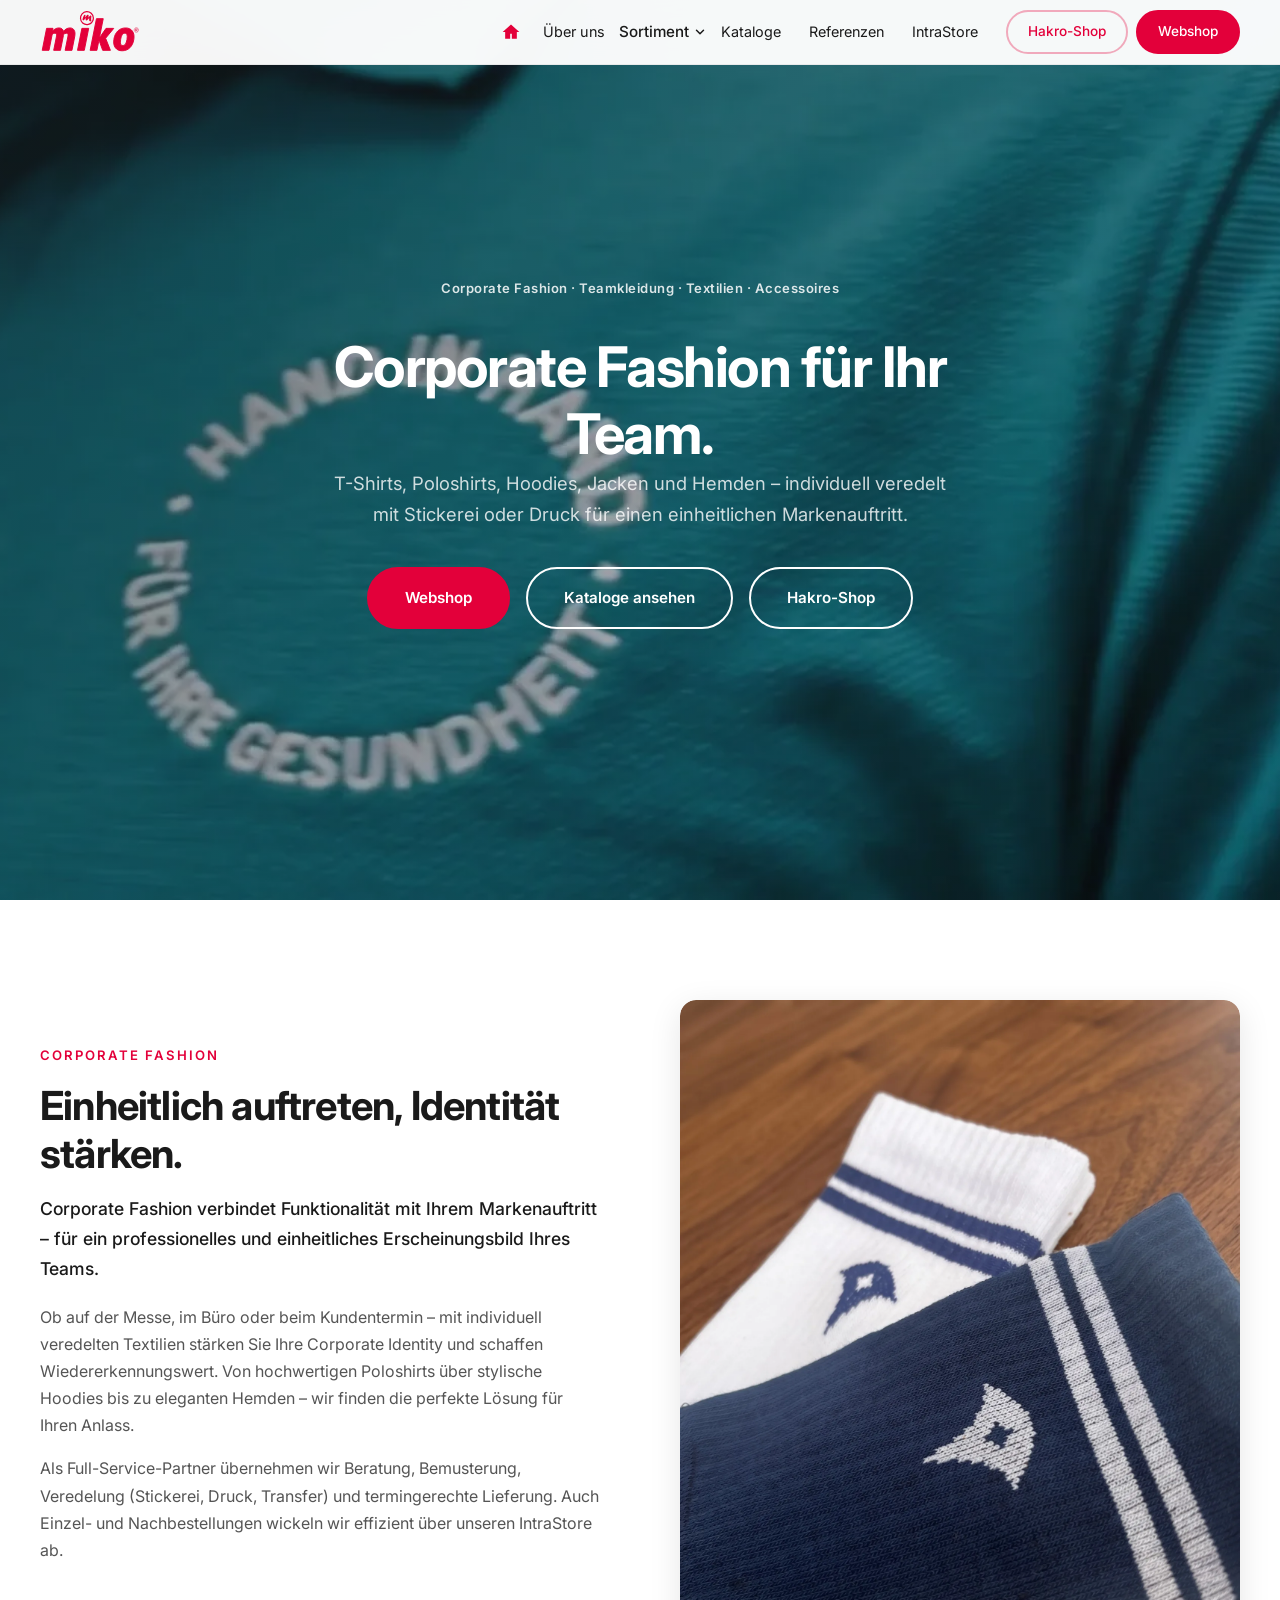
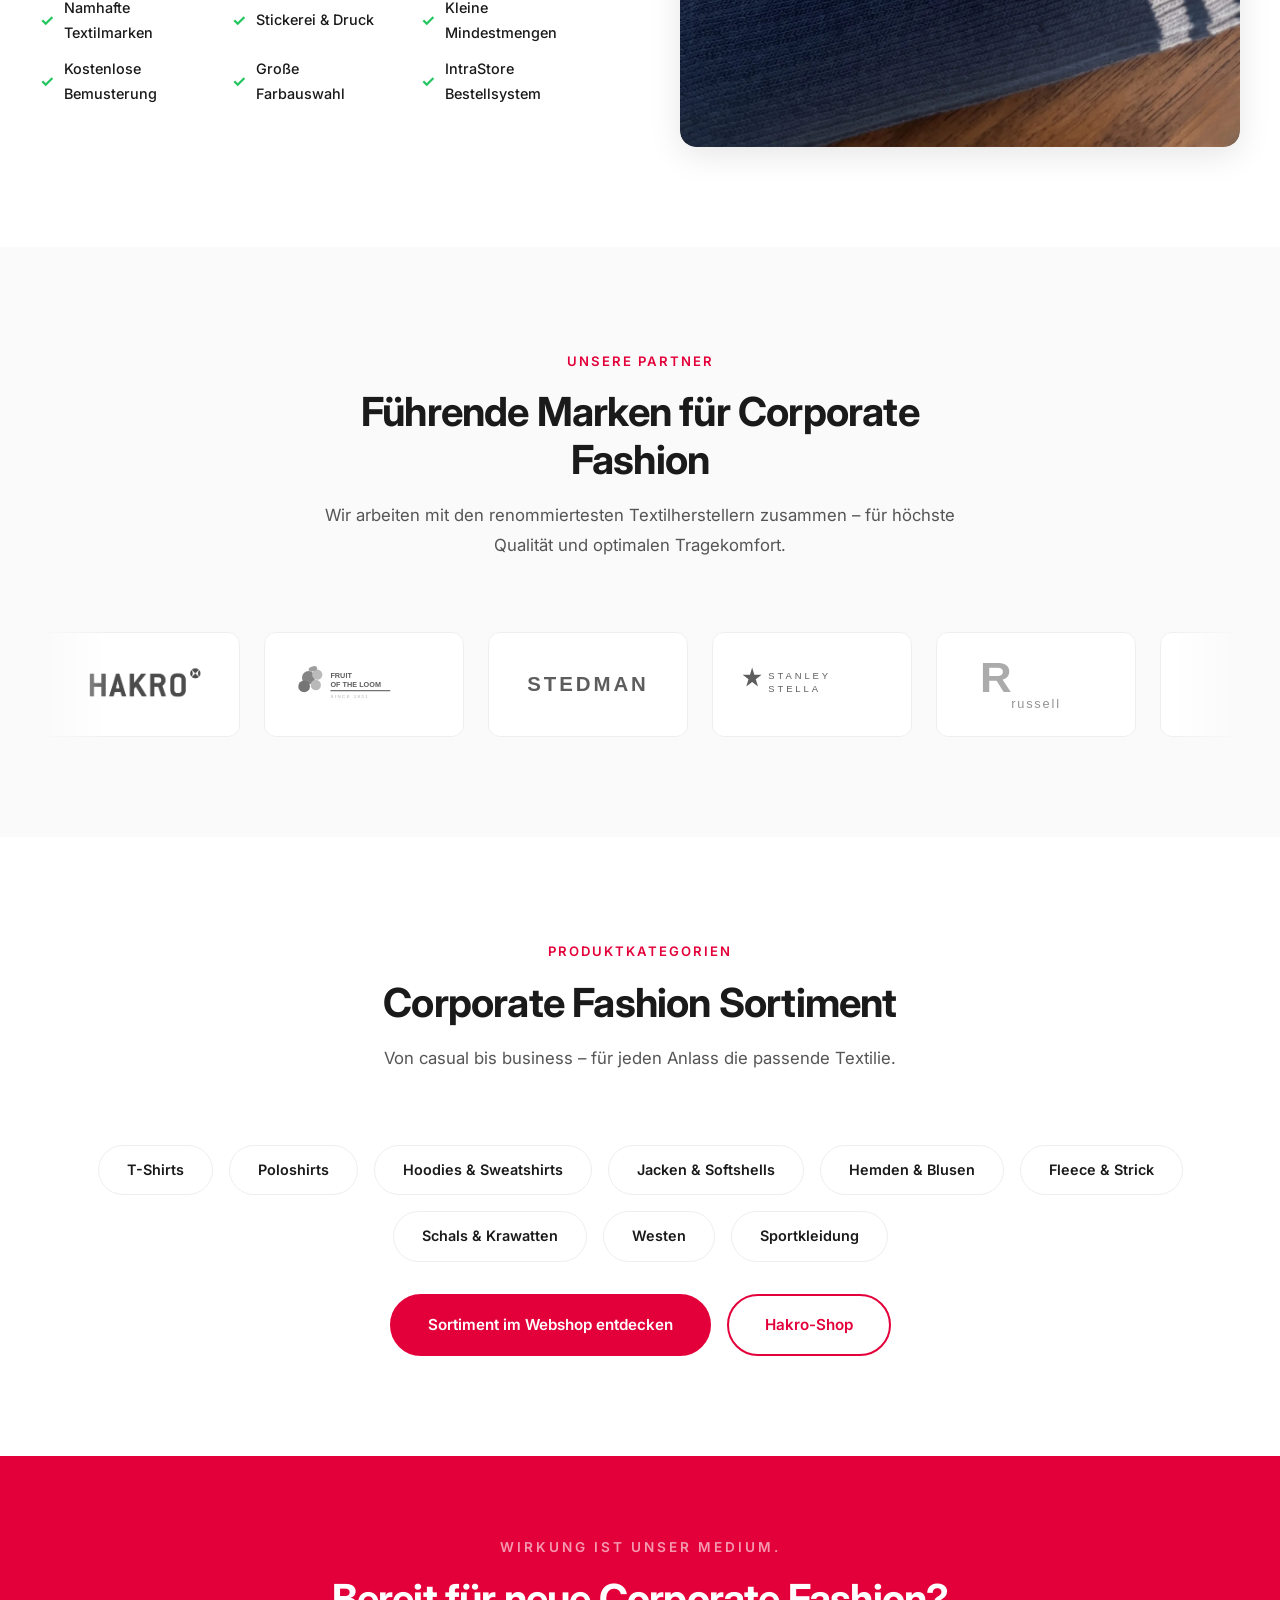
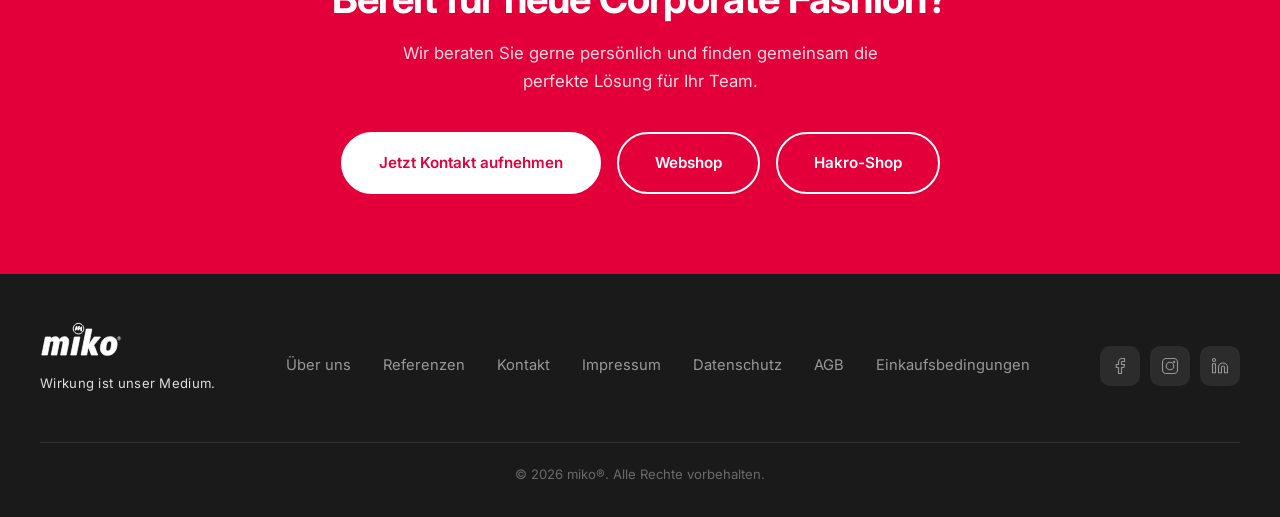
<file: corporate-fashion.html>
<!DOCTYPE html>
<html lang="de">
<head>
  <meta charset="UTF-8">
  <meta name="viewport" content="width=device-width, initial-scale=1.0">
  <meta name="description" content="Poloshirts, Hoodies, Jacken und Hemden für Ihr Team – individuell bestickt oder bedruckt. Inklusive Beratung, Bemusterung und einfacher Nachbestellung.">
  <title>Corporate Fashion mit Logo besticken lassen | miko®</title>
  <link rel="preconnect" href="https://fonts.googleapis.com">
  <link rel="preconnect" href="https://fonts.gstatic.com" crossorigin>
  <link href="https://fonts.googleapis.com/css2?family=Inter:wght@400;500;600;700;800&display=swap" rel="stylesheet">
  <link rel="stylesheet" href="assets/css/style.css">
  <link rel="preload" as="image" href="assets/video/corporate-fashion-hero-neu-cropped-poster.webp" fetchpriority="high">
  <link rel="icon" href="assets/img/favicon.ico" sizes="any">
  <link rel="icon" href="assets/img/favicon.png" type="image/png" sizes="32x32">
  <link rel="apple-touch-icon" href="assets/img/apple-touch-icon.png">
  <link rel="canonical" href="https://miko-online.com/corporate-fashion.html">
  <meta property="og:type" content="website">
  <meta property="og:site_name" content="miko® GmbH">
  <meta property="og:locale" content="de_DE">
  <meta property="og:title" content="Corporate Fashion mit Logo besticken lassen | miko®">
  <meta property="og:description" content="Poloshirts, Hoodies, Jacken und Hemden für Ihr Team – individuell bestickt oder bedruckt. Inklusive Beratung, Bemusterung und einfacher Nachbestellung.">
  <meta property="og:url" content="https://miko-online.com/corporate-fashion.html">
  <meta property="og:image" content="https://miko-online.com/assets/img/og-image.jpg">
  <meta name="twitter:card" content="summary_large_image">
  <meta name="twitter:title" content="Corporate Fashion mit Logo besticken lassen | miko®">
  <meta name="twitter:description" content="Poloshirts, Hoodies, Jacken und Hemden für Ihr Team – individuell bestickt oder bedruckt. Inklusive Beratung, Bemusterung und einfacher Nachbestellung.">
  <meta name="twitter:image" content="https://miko-online.com/assets/img/og-image.jpg">
</head>
<body>

  <!-- HEADER -->
  <header class="header" id="header">
    <div class="container header-main">
      <a href="index.html" class="logo">
        <img fetchpriority="high" decoding="async" src="assets/img/miko-logo.svg" alt="miko® GmbH">
      </a>
      <nav>
        <ul class="nav-links" id="navLinks">
          <li><a href="index.html" class="nav-home" aria-label="Startseite"><svg viewBox="0 0 24 24" style="width:20px;height:20px" fill="var(--red)" stroke="none"><path d="M12 3L2 12h3v8h6v-6h2v6h6v-8h3L12 3z"/></svg></a></li>
          <li><a href="index.html#ueber-uns">Über uns</a></li>
          <li class="nav-dropdown">
            <button class="nav-dropdown-toggle">Sortiment <svg viewBox="0 0 24 24" fill="none" stroke="currentColor" stroke-width="2.5" stroke-linecap="round" stroke-linejoin="round"><path d="M6 9l6 6 6-6"/></svg></button>
            <div class="nav-dropdown-menu">
              <div class="nav-dropdown-menu-inner">
                <a href="werbeartikel.html">Werbeartikel & Merchandise</a>
                <a href="corporate-fashion.html">Corporate Fashion</a>
                <a href="caps.html">Caps & Mützen</a>
                <a href="arbeitskleidung.html">Arbeitskleidung</a>
                <a href="sonderanfertigungen.html">Sonderanfertigungen</a>
              </div>
            </div>
          </li>
          <li><a href="kataloge.html">Kataloge</a></li>
          <li><a href="referenzen.html">Referenzen</a></li>
          <li><a href="https://www.intrastore.de/" target="_blank" rel="noopener">IntraStore</a></li>
          <li class="nav-shops">
            <a href="https://www.hakroshop.com" target="_blank" rel="noopener" class="btn-shop-ghost">Hakro-Shop</a>
            <a href="https://www.miko-shop.com/" target="_blank" rel="noopener" class="btn btn-red">Webshop</a>
          </li>
        </ul>
      </nav>
      <button class="nav-toggle" id="navToggle" aria-label="Menü öffnen">
        <span></span><span></span><span></span>
      </button>
    </div>
  </header>

  <!-- HERO mit Video -->
  <section class="ak-hero ak-hero--centered" style="min-height: 100vh; display: flex; align-items: center; padding: 100px 0;">
    <div class="ak-hero-bg">
      <video poster="assets/video/corporate-fashion-hero-neu-cropped-poster.webp" preload="metadata" autoplay muted loop playsinline>
        <source src="assets/video/corporate-fashion-hero-neu-cropped.mp4" type="video/mp4">
      </video>
    </div>
    <div class="ak-hero-overlay"></div>
    <div class="container">
      <div class="ak-hero-content">
        <div class="hero-badge" style="background: transparent; color: rgba(255,255,255,0.85);">Corporate Fashion · Teamkleidung · Textilien · Accessoires</div>
        <h1>Corporate Fashion für Ihr Team.</h1>
        <p>T-Shirts, Poloshirts, Hoodies, Jacken und Hemden – individuell veredelt mit Stickerei oder Druck für einen einheitlichen Markenauftritt.</p>
        <div class="hero-buttons" style="margin-top: 36px;">
          <a href="https://www.miko-shop.com/Textilien-und-Arbeitskleidung/Textilien/" target="_blank" rel="noopener" class="btn btn-red">Webshop</a>
          <a href="kataloge.html#textilien" class="btn btn-outline-white">Kataloge ansehen</a>
          <a href="https://www.hakroshop.com" target="_blank" rel="noopener" class="btn btn-outline-white">Hakro-Shop</a>
        </div>
      </div>
    </div>
  </section>

  <!-- EINLEITUNG -->
  <section class="section">
    <div class="container">
      <div class="about-grid">
        <div class="about-text">
          <span class="section-tag">Corporate Fashion</span>
          <h2>Einheitlich auftreten, Identität stärken.</h2>
          <p class="lead">Corporate Fashion verbindet Funktionalität mit Ihrem Markenauftritt – für ein professionelles und einheitliches Erscheinungsbild Ihres Teams.</p>
          <p>Ob auf der Messe, im Büro oder beim Kundentermin – mit individuell veredelten Textilien stärken Sie Ihre Corporate Identity und schaffen Wiedererkennungswert. Von hochwertigen Poloshirts über stylische Hoodies bis zu eleganten Hemden – wir finden die perfekte Lösung für Ihren Anlass.</p>
          <p>Als Full-Service-Partner übernehmen wir Beratung, Bemusterung, Veredelung (Stickerei, Druck, Transfer) und termingerechte Lieferung. Auch Einzel- und Nachbestellungen wickeln wir effizient über unseren IntraStore ab.</p>
          <div class="about-values">
            <div class="about-value">
              <span class="value-icon">✓</span> Namhafte Textilmarken
            </div>
            <div class="about-value">
              <span class="value-icon">✓</span> Stickerei & Druck
            </div>
            <div class="about-value">
              <span class="value-icon">✓</span> Kleine Mindestmengen
            </div>
            <div class="about-value">
              <span class="value-icon">✓</span> Kostenlose Bemusterung
            </div>
            <div class="about-value">
              <span class="value-icon">✓</span> Große Farbauswahl
            </div>
            <div class="about-value">
              <span class="value-icon">✓</span> IntraStore Bestellsystem
            </div>
          </div>
        </div>
        <div class="about-video">
          <img loading="lazy" decoding="async" src="assets/img/corporate-fashion-neben-text.webp" alt="Corporate Fashion – Hoodie mit Logo-Prägung" style="width: 100%; height: 100%; object-fit: cover; border-radius: 16px;">
        </div>
      </div>
    </div>
  </section>

  <!-- MARKEN -->
  <section class="section section-gray">
    <div class="container">
      <div class="section-header">
        <span class="section-tag">Unsere Partner</span>
        <h2>Führende Marken für Corporate Fashion</h2>
        <p>Wir arbeiten mit den renommiertesten Textilherstellern zusammen – für höchste Qualität und optimalen Tragekomfort.</p>
      </div>
      <div class="ak-brands">
        <div class="ak-brands-track">
          <a href="https://www.hakro.com/" target="_blank" rel="noopener" class="ak-brand-logo"><img loading="lazy" decoding="async" src="assets/img/brands/hakro.webp" alt="Hakro"></a>
          <a href="https://www.fruitoftheloom.com/" target="_blank" rel="noopener" class="ak-brand-logo"><img loading="lazy" decoding="async" src="assets/img/brands/fruit.svg" alt="Fruit of the Loom"></a>
          <a href="https://www.stedman.eu/" target="_blank" rel="noopener" class="ak-brand-logo"><img loading="lazy" decoding="async" src="assets/img/brands/stedman.svg" alt="Stedman"></a>
          <a href="https://www.stanleystella.com/" target="_blank" rel="noopener" class="ak-brand-logo"><img loading="lazy" decoding="async" src="assets/img/brands/stanley-stella.svg" alt="Stanley/Stella"></a>
          <a href="https://www.russellathletic.com/" target="_blank" rel="noopener" class="ak-brand-logo"><img loading="lazy" decoding="async" src="assets/img/brands/russell.svg" alt="Russell"></a>
          <a href="https://www.jako.de/" target="_blank" rel="noopener" class="ak-brand-logo"><img loading="lazy" decoding="async" src="assets/img/brands/jako.svg" alt="JAKO"></a>
          <a href="https://www.craft.de/" target="_blank" rel="noopener" class="ak-brand-logo"><img loading="lazy" decoding="async" src="assets/img/brands/craft.webp" alt="Craft"></a>
          <!-- Duplikat für nahtlosen Loop -->
          <a href="https://www.hakro.com/" target="_blank" rel="noopener" class="ak-brand-logo"><img loading="lazy" decoding="async" src="assets/img/brands/hakro.webp" alt="Hakro"></a>
          <a href="https://www.fruitoftheloom.com/" target="_blank" rel="noopener" class="ak-brand-logo"><img loading="lazy" decoding="async" src="assets/img/brands/fruit.svg" alt="Fruit of the Loom"></a>
          <a href="https://www.stedman.eu/" target="_blank" rel="noopener" class="ak-brand-logo"><img loading="lazy" decoding="async" src="assets/img/brands/stedman.svg" alt="Stedman"></a>
          <a href="https://www.stanleystella.com/" target="_blank" rel="noopener" class="ak-brand-logo"><img loading="lazy" decoding="async" src="assets/img/brands/stanley-stella.svg" alt="Stanley/Stella"></a>
          <a href="https://www.russellathletic.com/" target="_blank" rel="noopener" class="ak-brand-logo"><img loading="lazy" decoding="async" src="assets/img/brands/russell.svg" alt="Russell"></a>
          <a href="https://www.jako.de/" target="_blank" rel="noopener" class="ak-brand-logo"><img loading="lazy" decoding="async" src="assets/img/brands/jako.svg" alt="JAKO"></a>
          <a href="https://www.craft.de/" target="_blank" rel="noopener" class="ak-brand-logo"><img loading="lazy" decoding="async" src="assets/img/brands/craft.webp" alt="Craft"></a>
        </div>
      </div>
    </div>
  </section>

  <!-- PRODUKTKATEGORIEN -->
  <section class="section">
    <div class="container">
      <div class="section-header">
        <span class="section-tag">Produktkategorien</span>
        <h2>Corporate Fashion Sortiment</h2>
        <p>Von casual bis business – für jeden Anlass die passende Textilie.</p>
      </div>
      <div class="ak-brands">
        <a href="https://www.miko-shop.com/Textilien-und-Arbeitskleidung/Textilien/Shirts-Tops/" target="_blank" rel="noopener" class="ak-brand-tag">T-Shirts</a>
        <a href="https://www.miko-shop.com/Textilien-und-Arbeitskleidung/Textilien/Shirts-Tops/Polos/" target="_blank" rel="noopener" class="ak-brand-tag">Poloshirts</a>
        <a href="https://www.miko-shop.com/Textilien-und-Arbeitskleidung/Textilien/Shirts-Tops/Pullovers/" target="_blank" rel="noopener" class="ak-brand-tag">Hoodies & Sweatshirts</a>
        <a href="https://www.miko-shop.com/Textilien-und-Arbeitskleidung/Textilien/Jacken-Westen/" target="_blank" rel="noopener" class="ak-brand-tag">Jacken & Softshells</a>
        <a href="https://www.miko-shop.com/Textilien-und-Arbeitskleidung/Textilien/Hemden-Blusen/" target="_blank" rel="noopener" class="ak-brand-tag">Hemden & Blusen</a>
        <a href="https://www.miko-shop.com/textilien-und-arbeitskleidung/fleece-strick/" target="_blank" rel="noopener" class="ak-brand-tag">Fleece & Strick</a>
        <a href="https://www.miko-shop.com/textilien-und-arbeitskleidung/schals-tuecher/" target="_blank" rel="noopener" class="ak-brand-tag">Schals & Krawatten</a>
        <a href="https://www.miko-shop.com/Textilien-und-Arbeitskleidung/Textilien/Jacken-Westen/Westen/" target="_blank" rel="noopener" class="ak-brand-tag">Westen</a>
        <a href="https://www.miko-shop.com/Textilien-und-Arbeitskleidung/Textilien/Sport/" target="_blank" rel="noopener" class="ak-brand-tag">Sportkleidung</a>
      </div>
      <div style="display: flex; gap: 16px; justify-content: center; flex-wrap: wrap; margin-top: 32px;">
        <a href="https://www.miko-shop.com/Textilien-und-Arbeitskleidung/" target="_blank" rel="noopener" class="btn btn-red">Sortiment im Webshop entdecken</a>
        <a href="https://www.hakroshop.com" target="_blank" rel="noopener" class="btn btn-outline">Hakro-Shop</a>
      </div>
    </div>
  </section>

  <!-- CTA -->
  <section class="cta-section">
    <div class="container">
      <span class="cta-slogan">Wirkung ist unser Medium.</span>
      <h2>Bereit für neue Corporate Fashion?</h2>
      <p>Wir beraten Sie gerne persönlich und finden gemeinsam die perfekte Lösung für Ihr Team.</p>
      <div style="display: flex; gap: 16px; justify-content: center; flex-wrap: wrap;">
        <a href="index.html#kontakt" class="btn btn-white-on-red">Jetzt Kontakt aufnehmen</a>
        <a href="https://www.miko-shop.com/Textilien-und-Arbeitskleidung/Textilien/" target="_blank" rel="noopener" class="btn btn-outline-white">Webshop</a>
        <a href="https://www.hakroshop.com" target="_blank" rel="noopener" class="btn btn-outline-white">Hakro-Shop</a>
      </div>
    </div>
  </section>

  <!-- FOOTER -->
  <footer class="footer">
    <div class="container">
      <div class="footer-inner">
      <div class="footer-row">
        <div class="footer-logo">
          <img loading="lazy" decoding="async" src="assets/img/miko-logo.svg" alt="miko® GmbH">
          <p class="footer-claim">Wirkung ist unser Medium.</p>
        </div>
        <nav class="footer-nav">
          <a href="index.html#ueber-uns">Über uns</a>
          <a href="referenzen.html">Referenzen</a>
          <a href="index.html#kontakt">Kontakt</a>
          <a href="impressum.html">Impressum</a>
          <a href="datenschutz.html">Datenschutz</a>
          <a href="agb.html">AGB</a>
          <a href="einkaufsbedingungen.html">Einkaufsbedingungen</a>
        </nav>
        <div class="footer-socials">
          <a href="https://www.facebook.com/mikoshopcom/" target="_blank" rel="noopener" aria-label="Facebook">
            <svg viewBox="0 0 24 24" fill="none" stroke="currentColor" stroke-width="1.5" stroke-linecap="round" stroke-linejoin="round"><path d="M18 2h-3a5 5 0 0 0-5 5v3H7v4h3v8h4v-8h3l1-4h-4V7a1 1 0 0 1 1-1h3z"/></svg>
          </a>
          <a href="https://www.instagram.com/mikoshopcom/" target="_blank" rel="noopener" aria-label="Instagram">
            <svg viewBox="0 0 24 24" fill="none" stroke="currentColor" stroke-width="1.5" stroke-linecap="round" stroke-linejoin="round"><rect x="2" y="2" width="20" height="20" rx="5"/><circle cx="12" cy="12" r="5"/><circle cx="17.5" cy="6.5" r="1.5" fill="currentColor" stroke="none"/></svg>
          </a>
          <a href="https://de.linkedin.com/company/miko-handel-u-service-agentur" target="_blank" rel="noopener" aria-label="LinkedIn">
            <svg viewBox="0 0 24 24" fill="none" stroke="currentColor" stroke-width="1.5" stroke-linecap="round" stroke-linejoin="round"><path d="M16 8a6 6 0 0 1 6 6v7h-4v-7a2 2 0 0 0-2-2 2 2 0 0 0-2 2v7h-4v-7a6 6 0 0 1 6-6z"/><rect x="2" y="9" width="4" height="12"/><circle cx="4" cy="4" r="2"/></svg>
          </a>
        </div>
      </div>
      <div class="footer-divider"></div>
      <div class="footer-bottom">
        <span>&copy; 2026 miko®. Alle Rechte vorbehalten.</span>
      </div>
    </div>
    </div>
  </footer>

  <!-- Scroll to top -->
  <button id="scrollTopBtn" class="scroll-top" aria-label="Nach oben scrollen">
    <svg viewBox="0 0 24 24" fill="none" stroke="currentColor" stroke-width="2.5" stroke-linecap="round" stroke-linejoin="round"><path d="M12 19V5M5 12l7-7 7 7"/></svg>
  </button>
  <script src="assets/js/main.js"></script>
</body>
</html>
</file>
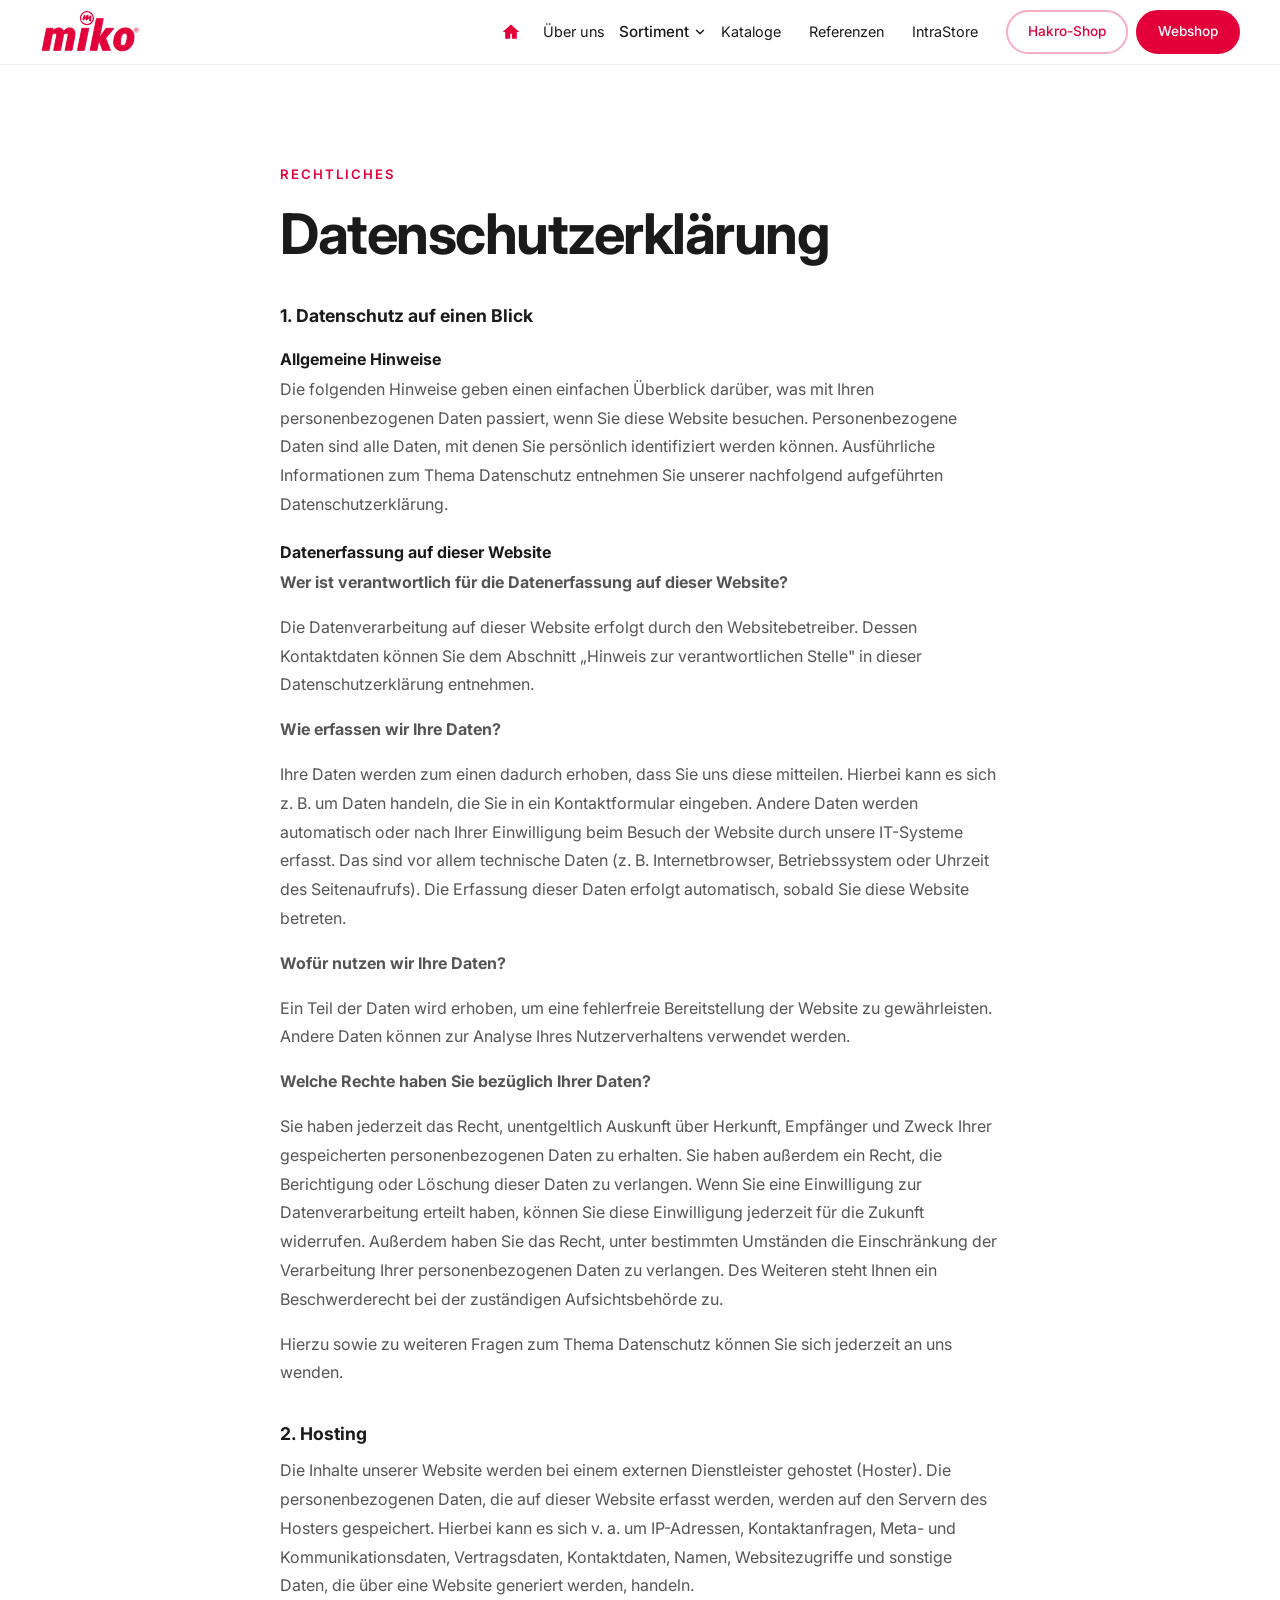
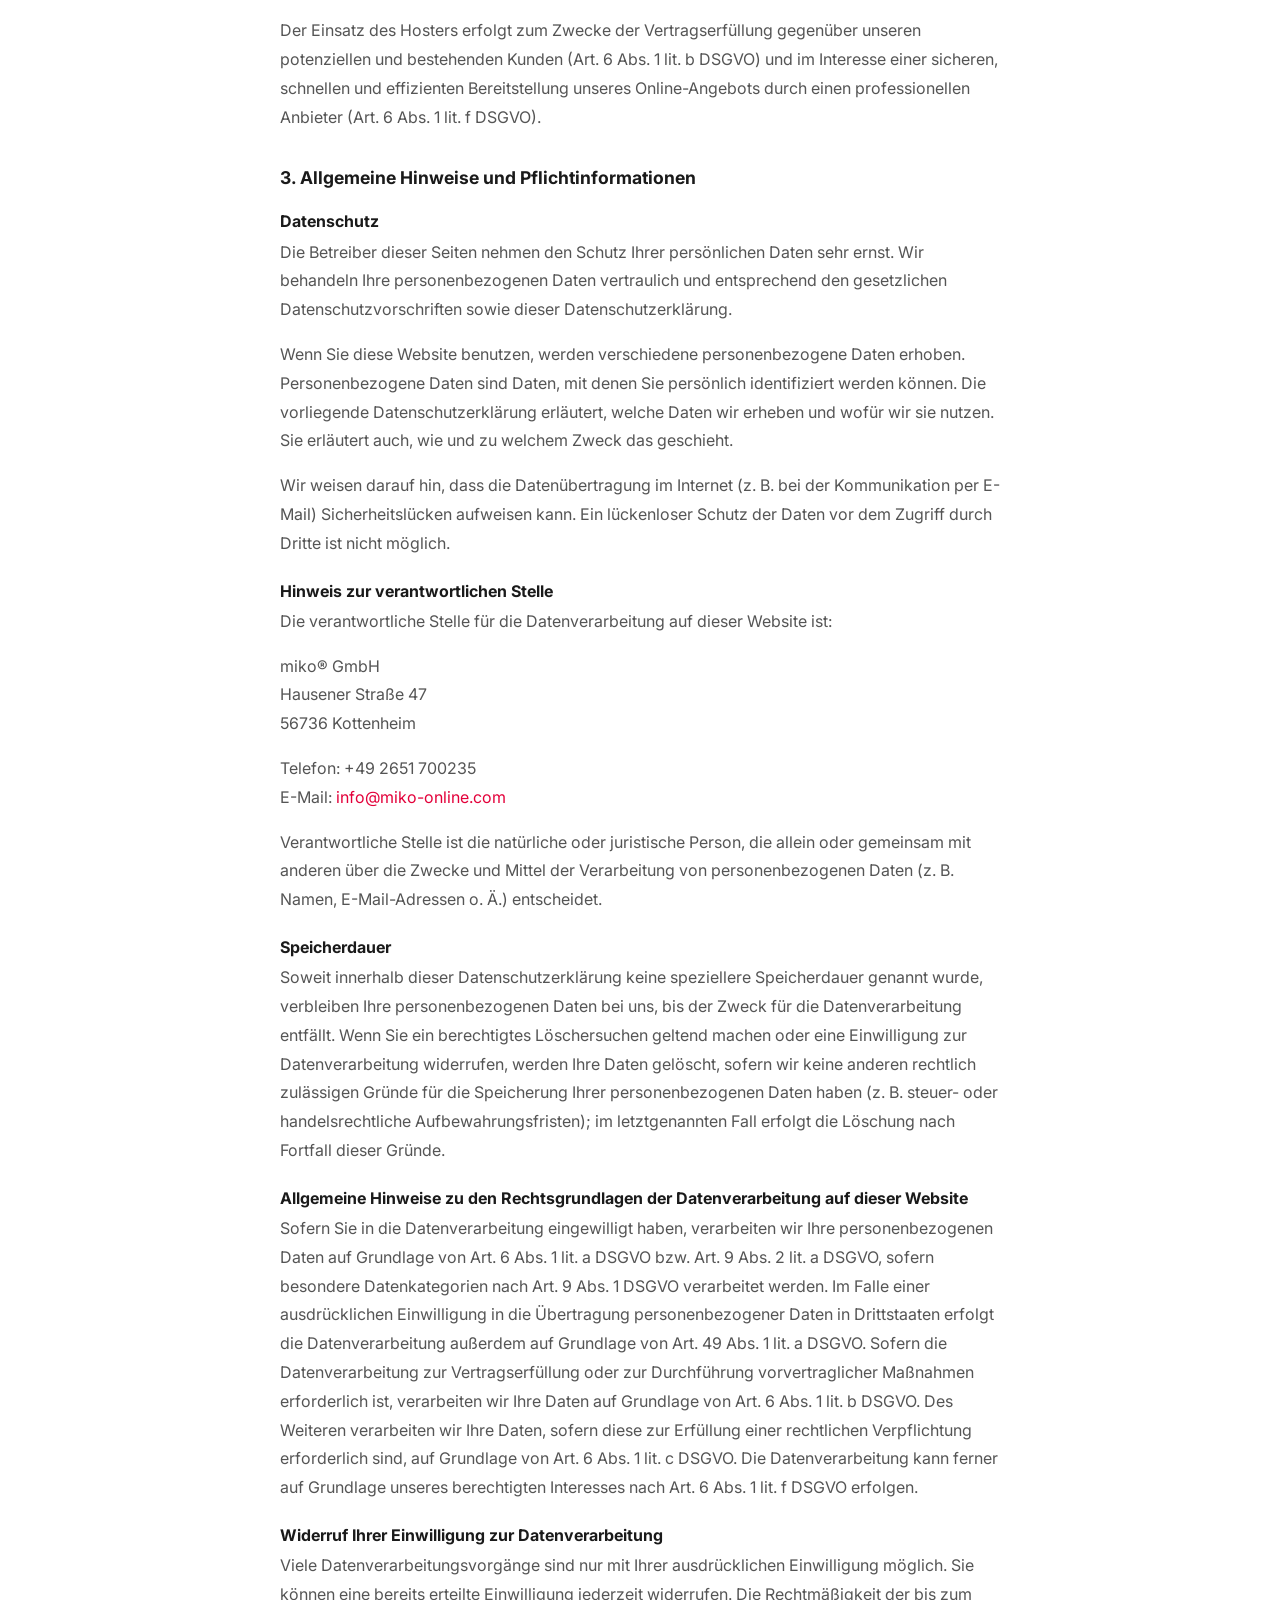
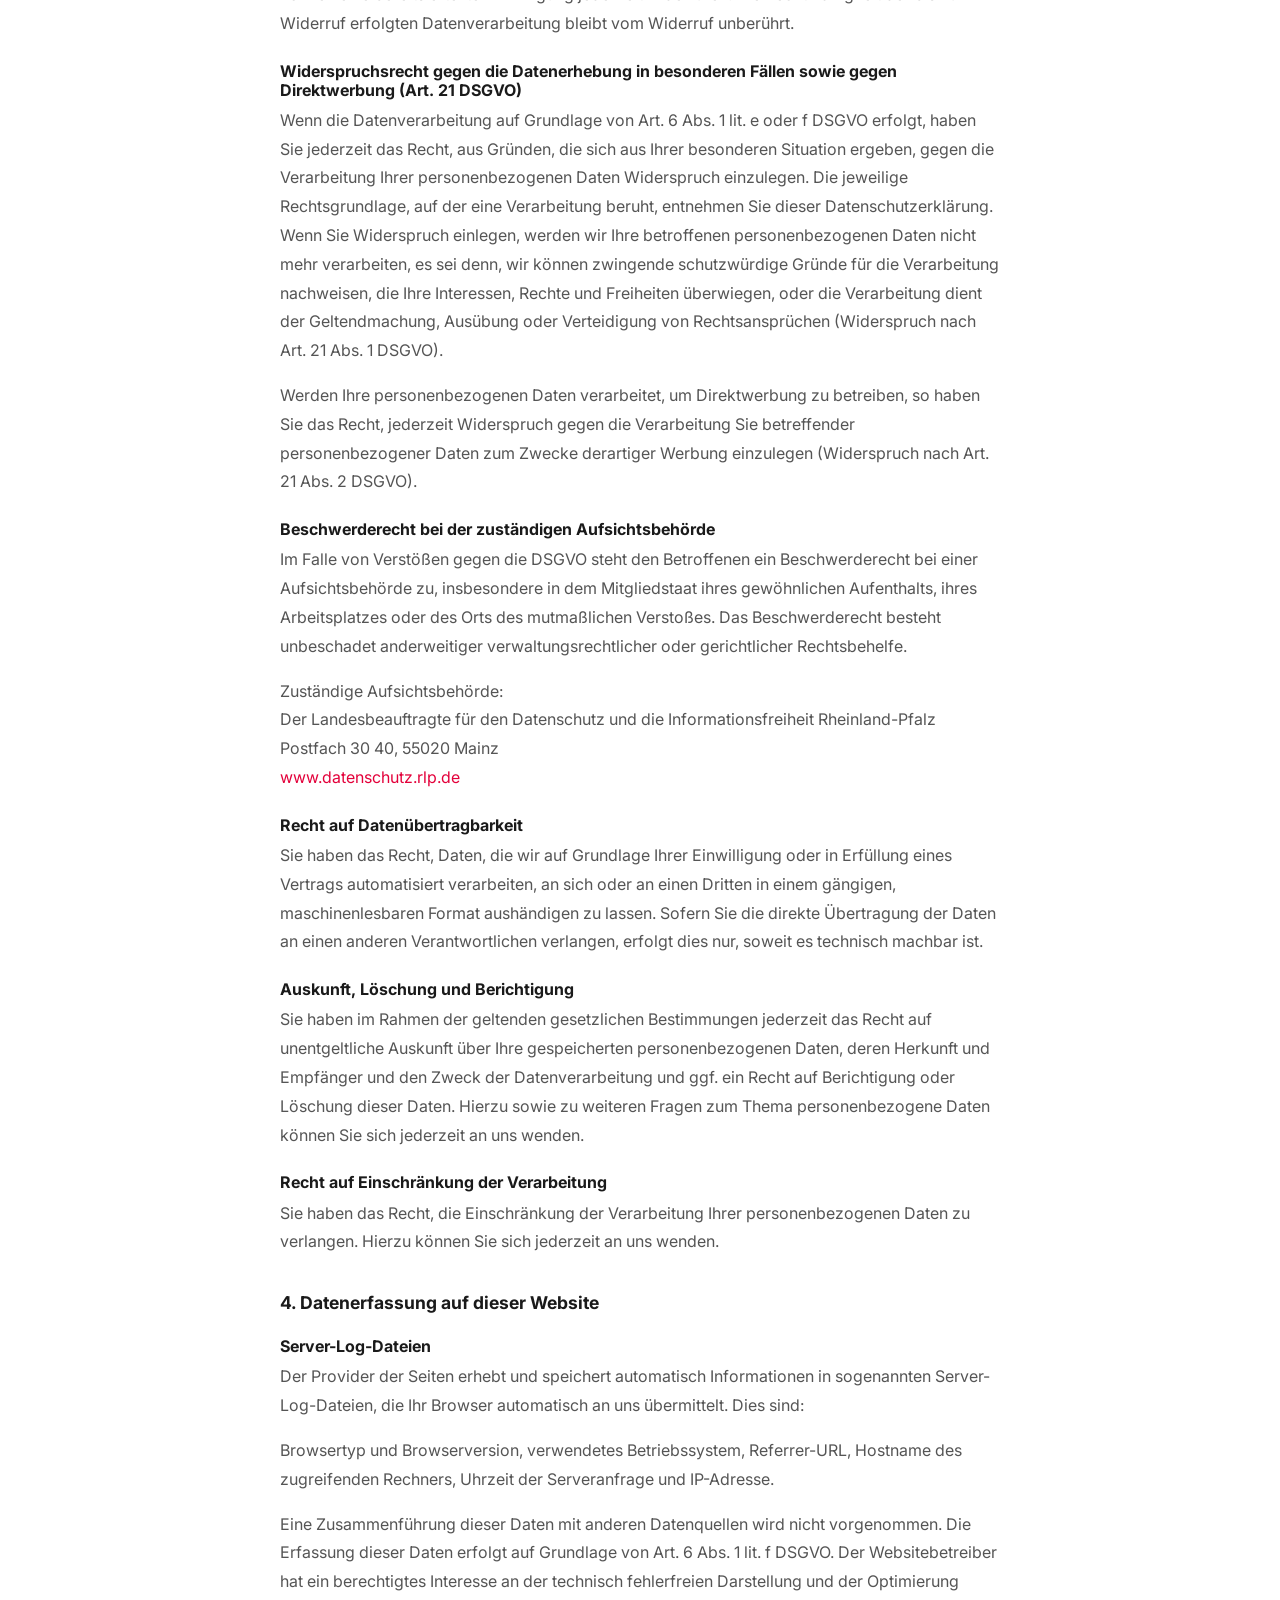
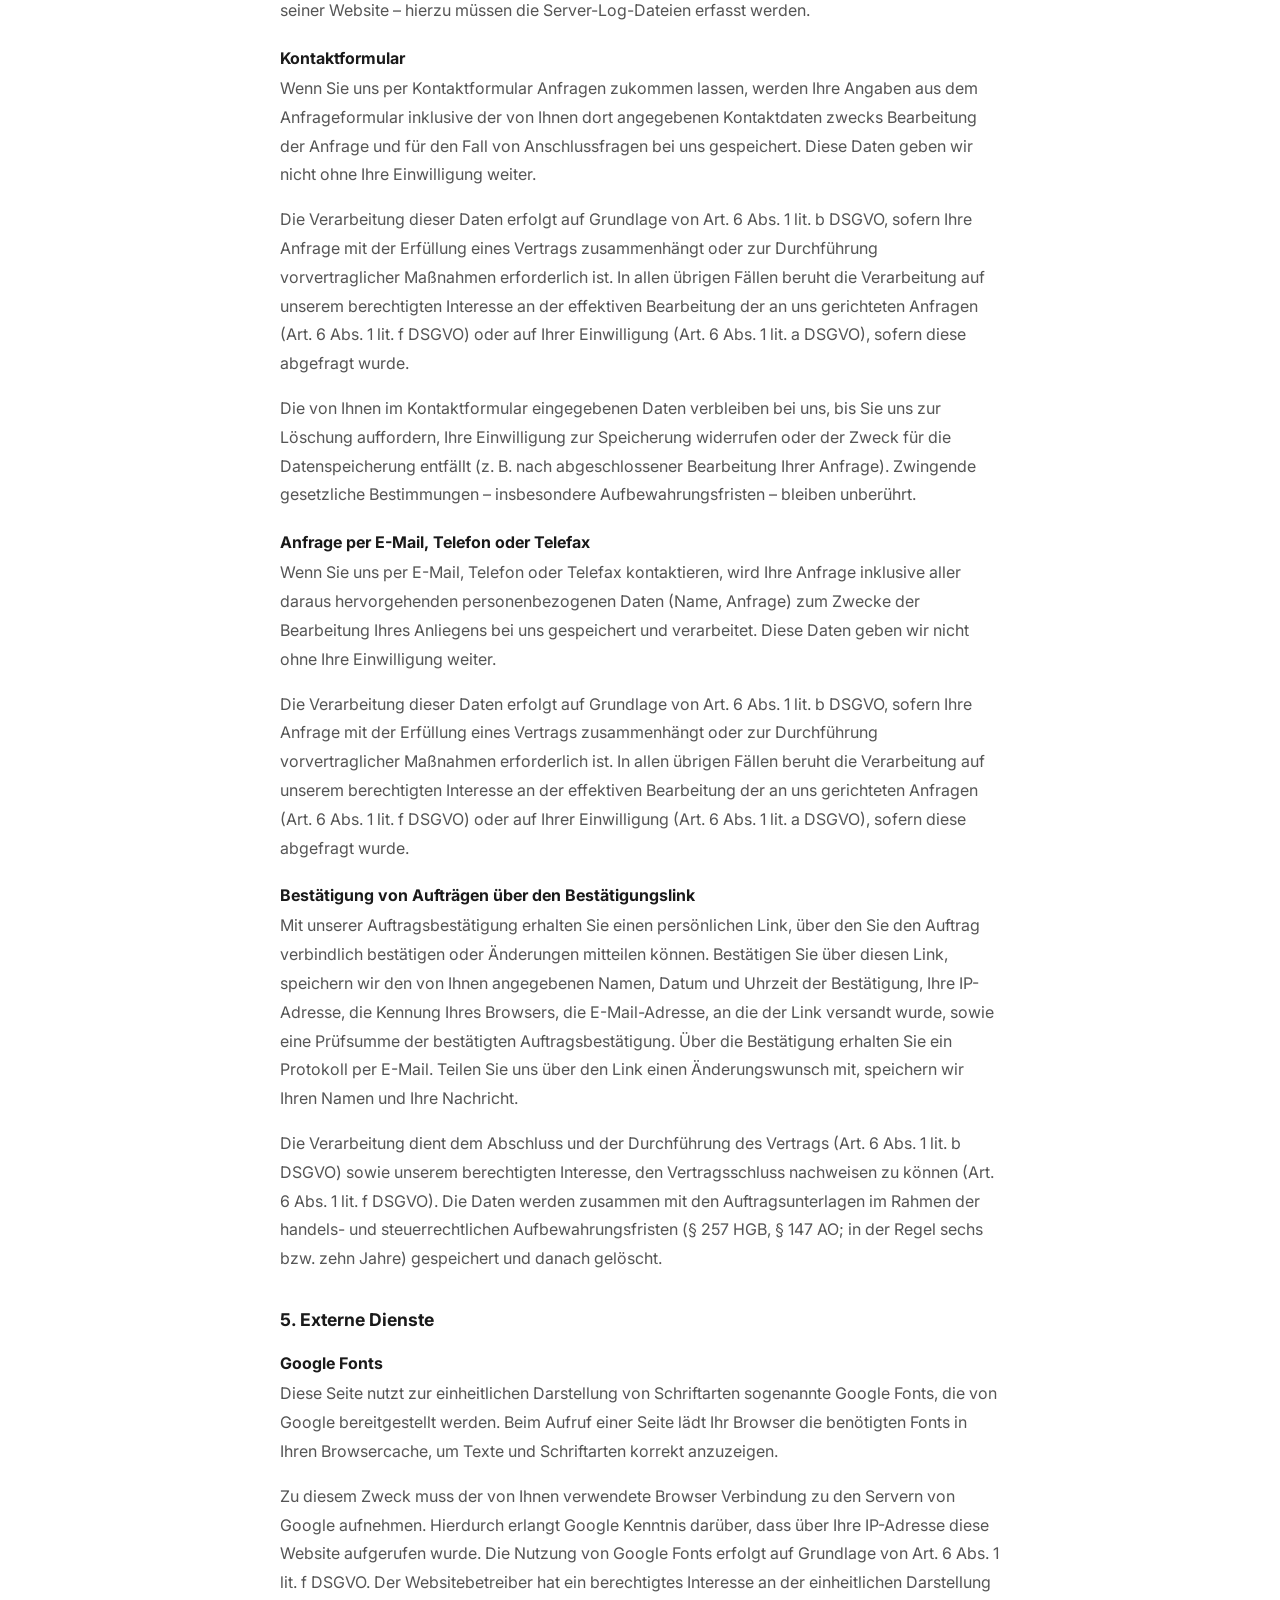
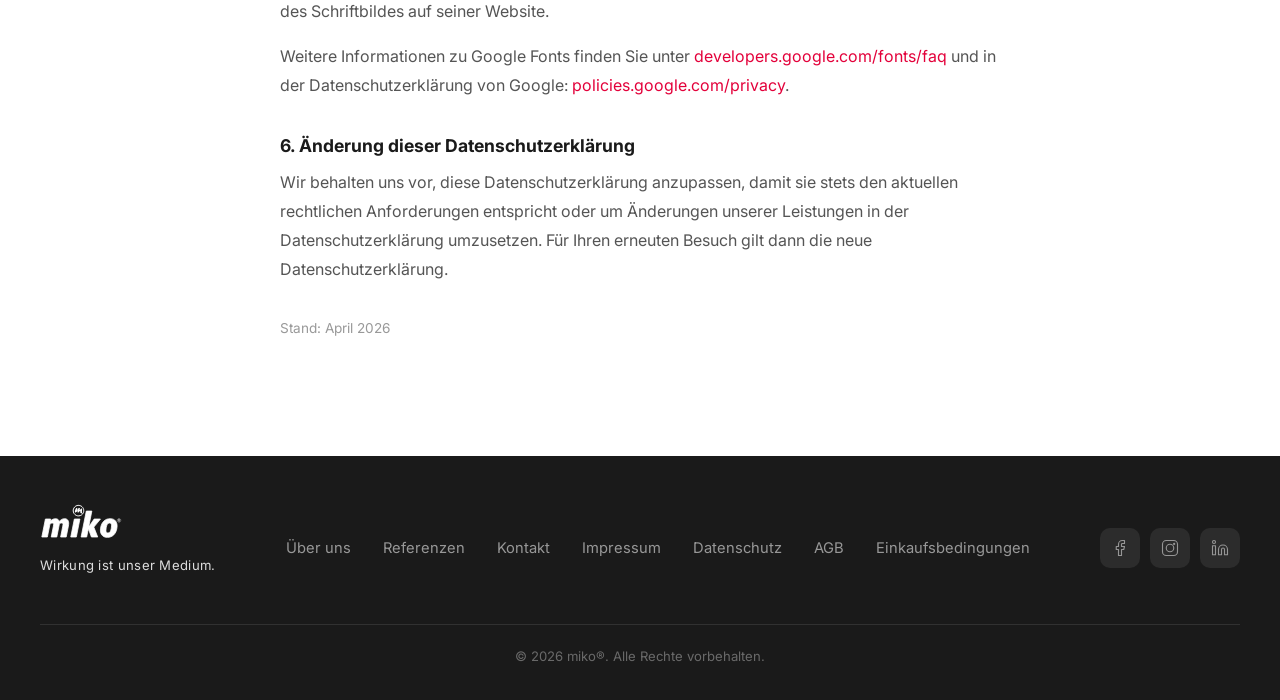
<file: datenschutz.html>
<!DOCTYPE html>
<html lang="de">
<head>
  <meta charset="UTF-8">
  <meta name="viewport" content="width=device-width, initial-scale=1.0">
  <title>Datenschutzerklärung – miko® GmbH</title>
  <meta name="description" content="Datenschutzerklärung der miko® GmbH – Informationen zum Umgang mit personenbezogenen Daten.">
  <link rel="preconnect" href="https://fonts.googleapis.com">
  <link rel="preconnect" href="https://fonts.gstatic.com" crossorigin>
  <link href="https://fonts.googleapis.com/css2?family=Inter:wght@400;500;600;700;800&display=swap" rel="stylesheet">
  <link rel="stylesheet" href="assets/css/style.css">
  <link rel="icon" href="assets/img/favicon.ico" sizes="any">
  <link rel="icon" href="assets/img/favicon.png" type="image/png" sizes="32x32">
  <link rel="apple-touch-icon" href="assets/img/apple-touch-icon.png">
  <link rel="canonical" href="https://miko-online.com/datenschutz.html">
  <meta property="og:type" content="website">
  <meta property="og:site_name" content="miko® GmbH">
  <meta property="og:locale" content="de_DE">
  <meta property="og:title" content="Datenschutzerklärung – miko® GmbH">
  <meta property="og:description" content="Datenschutzerklärung der miko® GmbH – Informationen zum Umgang mit personenbezogenen Daten.">
  <meta property="og:url" content="https://miko-online.com/datenschutz.html">
  <meta property="og:image" content="https://miko-online.com/assets/img/og-image.jpg">
  <meta name="twitter:card" content="summary_large_image">
  <meta name="twitter:title" content="Datenschutzerklärung – miko® GmbH">
  <meta name="twitter:description" content="Datenschutzerklärung der miko® GmbH – Informationen zum Umgang mit personenbezogenen Daten.">
  <meta name="twitter:image" content="https://miko-online.com/assets/img/og-image.jpg">
</head>
<body>

  <!-- HEADER -->
  <header class="header" id="header">
    <div class="container header-main">
      <a href="index.html" class="logo">
        <img fetchpriority="high" decoding="async" src="assets/img/miko-logo.svg" alt="miko® GmbH">
      </a>
      <nav>
        <ul class="nav-links" id="navLinks">
          <li><a href="index.html" class="nav-home" aria-label="Startseite"><svg viewBox="0 0 24 24" style="width:20px;height:20px" fill="var(--red)" stroke="none"><path d="M12 3L2 12h3v8h6v-6h2v6h6v-8h3L12 3z"/></svg></a></li>
          <li><a href="index.html#ueber-uns">Über uns</a></li>
          <li class="nav-dropdown">
            <button class="nav-dropdown-toggle">Sortiment <svg viewBox="0 0 24 24" fill="none" stroke="currentColor" stroke-width="2.5" stroke-linecap="round" stroke-linejoin="round"><path d="M6 9l6 6 6-6"/></svg></button>
            <div class="nav-dropdown-menu">
              <div class="nav-dropdown-menu-inner">
                <a href="werbeartikel.html">Werbeartikel & Merchandise</a>
                <a href="corporate-fashion.html">Corporate Fashion</a>
                <a href="caps.html">Caps & Mützen</a>
                <a href="arbeitskleidung.html">Arbeitskleidung</a>
                <a href="sonderanfertigungen.html">Sonderanfertigungen</a>
              </div>
            </div>
          </li>
          <li><a href="kataloge.html">Kataloge</a></li>
          <li><a href="referenzen.html">Referenzen</a></li>
          <li><a href="https://www.intrastore.de/" target="_blank" rel="noopener">IntraStore</a></li>
          <li class="nav-shops">
            <a href="https://www.hakroshop.com" target="_blank" rel="noopener" class="btn-shop-ghost">Hakro-Shop</a>
            <a href="https://www.miko-shop.com/" target="_blank" rel="noopener" class="btn btn-red">Webshop</a>
          </li>
        </ul>
      </nav>
      <button class="nav-toggle" id="navToggle" aria-label="Menü öffnen">
        <span></span><span></span><span></span>
      </button>
    </div>
  </header>

  <!-- Content -->
  <section class="section" style="padding-top: 160px;">
    <div class="container">
      <div class="legal-content">
        <span class="section-tag">Rechtliches</span>
        <h1>Datenschutzerklärung</h1>

        <h3>1. Datenschutz auf einen Blick</h3>

        <h4>Allgemeine Hinweise</h4>
        <p>Die folgenden Hinweise geben einen einfachen Überblick darüber, was mit Ihren personenbezogenen Daten passiert, wenn Sie diese Website besuchen. Personenbezogene Daten sind alle Daten, mit denen Sie persönlich identifiziert werden können. Ausführliche Informationen zum Thema Datenschutz entnehmen Sie unserer nachfolgend aufgeführten Datenschutzerklärung.</p>

        <h4>Datenerfassung auf dieser Website</h4>
        <p><strong>Wer ist verantwortlich für die Datenerfassung auf dieser Website?</strong></p>
        <p>Die Datenverarbeitung auf dieser Website erfolgt durch den Websitebetreiber. Dessen Kontaktdaten können Sie dem Abschnitt „Hinweis zur verantwortlichen Stelle" in dieser Datenschutzerklärung entnehmen.</p>

        <p><strong>Wie erfassen wir Ihre Daten?</strong></p>
        <p>Ihre Daten werden zum einen dadurch erhoben, dass Sie uns diese mitteilen. Hierbei kann es sich z.&nbsp;B. um Daten handeln, die Sie in ein Kontaktformular eingeben. Andere Daten werden automatisch oder nach Ihrer Einwilligung beim Besuch der Website durch unsere IT-Systeme erfasst. Das sind vor allem technische Daten (z.&nbsp;B. Internetbrowser, Betriebssystem oder Uhrzeit des Seitenaufrufs). Die Erfassung dieser Daten erfolgt automatisch, sobald Sie diese Website betreten.</p>

        <p><strong>Wofür nutzen wir Ihre Daten?</strong></p>
        <p>Ein Teil der Daten wird erhoben, um eine fehlerfreie Bereitstellung der Website zu gewährleisten. Andere Daten können zur Analyse Ihres Nutzerverhaltens verwendet werden.</p>

        <p><strong>Welche Rechte haben Sie bezüglich Ihrer Daten?</strong></p>
        <p>Sie haben jederzeit das Recht, unentgeltlich Auskunft über Herkunft, Empfänger und Zweck Ihrer gespeicherten personenbezogenen Daten zu erhalten. Sie haben außerdem ein Recht, die Berichtigung oder Löschung dieser Daten zu verlangen. Wenn Sie eine Einwilligung zur Datenverarbeitung erteilt haben, können Sie diese Einwilligung jederzeit für die Zukunft widerrufen. Außerdem haben Sie das Recht, unter bestimmten Umständen die Einschränkung der Verarbeitung Ihrer personenbezogenen Daten zu verlangen. Des Weiteren steht Ihnen ein Beschwerderecht bei der zuständigen Aufsichtsbehörde zu.</p>
        <p>Hierzu sowie zu weiteren Fragen zum Thema Datenschutz können Sie sich jederzeit an uns wenden.</p>

        <h3>2. Hosting</h3>
        <p>Die Inhalte unserer Website werden bei einem externen Dienstleister gehostet (Hoster). Die personenbezogenen Daten, die auf dieser Website erfasst werden, werden auf den Servern des Hosters gespeichert. Hierbei kann es sich v.&nbsp;a. um IP-Adressen, Kontaktanfragen, Meta- und Kommunikationsdaten, Vertragsdaten, Kontaktdaten, Namen, Websitezugriffe und sonstige Daten, die über eine Website generiert werden, handeln.</p>
        <p>Der Einsatz des Hosters erfolgt zum Zwecke der Vertragserfüllung gegenüber unseren potenziellen und bestehenden Kunden (Art. 6 Abs. 1 lit. b DSGVO) und im Interesse einer sicheren, schnellen und effizienten Bereitstellung unseres Online-Angebots durch einen professionellen Anbieter (Art. 6 Abs. 1 lit. f DSGVO).</p>

        <h3>3. Allgemeine Hinweise und Pflichtinformationen</h3>

        <h4>Datenschutz</h4>
        <p>Die Betreiber dieser Seiten nehmen den Schutz Ihrer persönlichen Daten sehr ernst. Wir behandeln Ihre personenbezogenen Daten vertraulich und entsprechend den gesetzlichen Datenschutzvorschriften sowie dieser Datenschutzerklärung.</p>
        <p>Wenn Sie diese Website benutzen, werden verschiedene personenbezogene Daten erhoben. Personenbezogene Daten sind Daten, mit denen Sie persönlich identifiziert werden können. Die vorliegende Datenschutzerklärung erläutert, welche Daten wir erheben und wofür wir sie nutzen. Sie erläutert auch, wie und zu welchem Zweck das geschieht.</p>
        <p>Wir weisen darauf hin, dass die Datenübertragung im Internet (z.&nbsp;B. bei der Kommunikation per E-Mail) Sicherheitslücken aufweisen kann. Ein lückenloser Schutz der Daten vor dem Zugriff durch Dritte ist nicht möglich.</p>

        <h4>Hinweis zur verantwortlichen Stelle</h4>
        <p>Die verantwortliche Stelle für die Datenverarbeitung auf dieser Website ist:</p>
        <p>
          miko® GmbH<br>
          Hausener Straße 47<br>
          56736 Kottenheim
        </p>
        <p>
          Telefon: +49 2651 700235<br>
          E-Mail: <a href="mailto:info@miko-online.com">info@miko-online.com</a>
        </p>
        <p>Verantwortliche Stelle ist die natürliche oder juristische Person, die allein oder gemeinsam mit anderen über die Zwecke und Mittel der Verarbeitung von personenbezogenen Daten (z.&nbsp;B. Namen, E-Mail-Adressen o.&nbsp;Ä.) entscheidet.</p>

        <h4>Speicherdauer</h4>
        <p>Soweit innerhalb dieser Datenschutzerklärung keine speziellere Speicherdauer genannt wurde, verbleiben Ihre personenbezogenen Daten bei uns, bis der Zweck für die Datenverarbeitung entfällt. Wenn Sie ein berechtigtes Löschersuchen geltend machen oder eine Einwilligung zur Datenverarbeitung widerrufen, werden Ihre Daten gelöscht, sofern wir keine anderen rechtlich zulässigen Gründe für die Speicherung Ihrer personenbezogenen Daten haben (z.&nbsp;B. steuer- oder handelsrechtliche Aufbewahrungsfristen); im letztgenannten Fall erfolgt die Löschung nach Fortfall dieser Gründe.</p>

        <h4>Allgemeine Hinweise zu den Rechtsgrundlagen der Datenverarbeitung auf dieser Website</h4>
        <p>Sofern Sie in die Datenverarbeitung eingewilligt haben, verarbeiten wir Ihre personenbezogenen Daten auf Grundlage von Art. 6 Abs. 1 lit. a DSGVO bzw. Art. 9 Abs. 2 lit. a DSGVO, sofern besondere Datenkategorien nach Art. 9 Abs. 1 DSGVO verarbeitet werden. Im Falle einer ausdrücklichen Einwilligung in die Übertragung personenbezogener Daten in Drittstaaten erfolgt die Datenverarbeitung außerdem auf Grundlage von Art. 49 Abs. 1 lit. a DSGVO. Sofern die Datenverarbeitung zur Vertragserfüllung oder zur Durchführung vorvertraglicher Maßnahmen erforderlich ist, verarbeiten wir Ihre Daten auf Grundlage von Art. 6 Abs. 1 lit. b DSGVO. Des Weiteren verarbeiten wir Ihre Daten, sofern diese zur Erfüllung einer rechtlichen Verpflichtung erforderlich sind, auf Grundlage von Art. 6 Abs. 1 lit. c DSGVO. Die Datenverarbeitung kann ferner auf Grundlage unseres berechtigten Interesses nach Art. 6 Abs. 1 lit. f DSGVO erfolgen.</p>

        <h4>Widerruf Ihrer Einwilligung zur Datenverarbeitung</h4>
        <p>Viele Datenverarbeitungsvorgänge sind nur mit Ihrer ausdrücklichen Einwilligung möglich. Sie können eine bereits erteilte Einwilligung jederzeit widerrufen. Die Rechtmäßigkeit der bis zum Widerruf erfolgten Datenverarbeitung bleibt vom Widerruf unberührt.</p>

        <h4>Widerspruchsrecht gegen die Datenerhebung in besonderen Fällen sowie gegen Direktwerbung (Art. 21 DSGVO)</h4>
        <p>Wenn die Datenverarbeitung auf Grundlage von Art. 6 Abs. 1 lit. e oder f DSGVO erfolgt, haben Sie jederzeit das Recht, aus Gründen, die sich aus Ihrer besonderen Situation ergeben, gegen die Verarbeitung Ihrer personenbezogenen Daten Widerspruch einzulegen. Die jeweilige Rechtsgrundlage, auf der eine Verarbeitung beruht, entnehmen Sie dieser Datenschutzerklärung. Wenn Sie Widerspruch einlegen, werden wir Ihre betroffenen personenbezogenen Daten nicht mehr verarbeiten, es sei denn, wir können zwingende schutzwürdige Gründe für die Verarbeitung nachweisen, die Ihre Interessen, Rechte und Freiheiten überwiegen, oder die Verarbeitung dient der Geltendmachung, Ausübung oder Verteidigung von Rechtsansprüchen (Widerspruch nach Art. 21 Abs. 1 DSGVO).</p>
        <p>Werden Ihre personenbezogenen Daten verarbeitet, um Direktwerbung zu betreiben, so haben Sie das Recht, jederzeit Widerspruch gegen die Verarbeitung Sie betreffender personenbezogener Daten zum Zwecke derartiger Werbung einzulegen (Widerspruch nach Art. 21 Abs. 2 DSGVO).</p>

        <h4>Beschwerderecht bei der zuständigen Aufsichtsbehörde</h4>
        <p>Im Falle von Verstößen gegen die DSGVO steht den Betroffenen ein Beschwerderecht bei einer Aufsichtsbehörde zu, insbesondere in dem Mitgliedstaat ihres gewöhnlichen Aufenthalts, ihres Arbeitsplatzes oder des Orts des mutmaßlichen Verstoßes. Das Beschwerderecht besteht unbeschadet anderweitiger verwaltungsrechtlicher oder gerichtlicher Rechtsbehelfe.</p>
        <p>Zuständige Aufsichtsbehörde:<br>
        Der Landesbeauftragte für den Datenschutz und die Informationsfreiheit Rheinland-Pfalz<br>
        Postfach 30 40, 55020 Mainz<br>
        <a href="https://www.datenschutz.rlp.de" target="_blank" rel="noopener">www.datenschutz.rlp.de</a></p>

        <h4>Recht auf Datenübertragbarkeit</h4>
        <p>Sie haben das Recht, Daten, die wir auf Grundlage Ihrer Einwilligung oder in Erfüllung eines Vertrags automatisiert verarbeiten, an sich oder an einen Dritten in einem gängigen, maschinenlesbaren Format aushändigen zu lassen. Sofern Sie die direkte Übertragung der Daten an einen anderen Verantwortlichen verlangen, erfolgt dies nur, soweit es technisch machbar ist.</p>

        <h4>Auskunft, Löschung und Berichtigung</h4>
        <p>Sie haben im Rahmen der geltenden gesetzlichen Bestimmungen jederzeit das Recht auf unentgeltliche Auskunft über Ihre gespeicherten personenbezogenen Daten, deren Herkunft und Empfänger und den Zweck der Datenverarbeitung und ggf. ein Recht auf Berichtigung oder Löschung dieser Daten. Hierzu sowie zu weiteren Fragen zum Thema personenbezogene Daten können Sie sich jederzeit an uns wenden.</p>

        <h4>Recht auf Einschränkung der Verarbeitung</h4>
        <p>Sie haben das Recht, die Einschränkung der Verarbeitung Ihrer personenbezogenen Daten zu verlangen. Hierzu können Sie sich jederzeit an uns wenden.</p>

        <h3>4. Datenerfassung auf dieser Website</h3>

        <h4>Server-Log-Dateien</h4>
        <p>Der Provider der Seiten erhebt und speichert automatisch Informationen in sogenannten Server-Log-Dateien, die Ihr Browser automatisch an uns übermittelt. Dies sind:</p>
        <p>Browsertyp und Browserversion, verwendetes Betriebssystem, Referrer-URL, Hostname des zugreifenden Rechners, Uhrzeit der Serveranfrage und IP-Adresse.</p>
        <p>Eine Zusammenführung dieser Daten mit anderen Datenquellen wird nicht vorgenommen. Die Erfassung dieser Daten erfolgt auf Grundlage von Art. 6 Abs. 1 lit. f DSGVO. Der Websitebetreiber hat ein berechtigtes Interesse an der technisch fehlerfreien Darstellung und der Optimierung seiner Website – hierzu müssen die Server-Log-Dateien erfasst werden.</p>

        <h4>Kontaktformular</h4>
        <p>Wenn Sie uns per Kontaktformular Anfragen zukommen lassen, werden Ihre Angaben aus dem Anfrageformular inklusive der von Ihnen dort angegebenen Kontaktdaten zwecks Bearbeitung der Anfrage und für den Fall von Anschlussfragen bei uns gespeichert. Diese Daten geben wir nicht ohne Ihre Einwilligung weiter.</p>
        <p>Die Verarbeitung dieser Daten erfolgt auf Grundlage von Art. 6 Abs. 1 lit. b DSGVO, sofern Ihre Anfrage mit der Erfüllung eines Vertrags zusammenhängt oder zur Durchführung vorvertraglicher Maßnahmen erforderlich ist. In allen übrigen Fällen beruht die Verarbeitung auf unserem berechtigten Interesse an der effektiven Bearbeitung der an uns gerichteten Anfragen (Art. 6 Abs. 1 lit. f DSGVO) oder auf Ihrer Einwilligung (Art. 6 Abs. 1 lit. a DSGVO), sofern diese abgefragt wurde.</p>
        <p>Die von Ihnen im Kontaktformular eingegebenen Daten verbleiben bei uns, bis Sie uns zur Löschung auffordern, Ihre Einwilligung zur Speicherung widerrufen oder der Zweck für die Datenspeicherung entfällt (z.&nbsp;B. nach abgeschlossener Bearbeitung Ihrer Anfrage). Zwingende gesetzliche Bestimmungen – insbesondere Aufbewahrungsfristen – bleiben unberührt.</p>

        <h4>Anfrage per E-Mail, Telefon oder Telefax</h4>
        <p>Wenn Sie uns per E-Mail, Telefon oder Telefax kontaktieren, wird Ihre Anfrage inklusive aller daraus hervorgehenden personenbezogenen Daten (Name, Anfrage) zum Zwecke der Bearbeitung Ihres Anliegens bei uns gespeichert und verarbeitet. Diese Daten geben wir nicht ohne Ihre Einwilligung weiter.</p>
        <p>Die Verarbeitung dieser Daten erfolgt auf Grundlage von Art. 6 Abs. 1 lit. b DSGVO, sofern Ihre Anfrage mit der Erfüllung eines Vertrags zusammenhängt oder zur Durchführung vorvertraglicher Maßnahmen erforderlich ist. In allen übrigen Fällen beruht die Verarbeitung auf unserem berechtigten Interesse an der effektiven Bearbeitung der an uns gerichteten Anfragen (Art. 6 Abs. 1 lit. f DSGVO) oder auf Ihrer Einwilligung (Art. 6 Abs. 1 lit. a DSGVO), sofern diese abgefragt wurde.</p>

        <h4>Bestätigung von Aufträgen über den Bestätigungslink</h4>
        <p>Mit unserer Auftragsbestätigung erhalten Sie einen persönlichen Link, über den Sie den Auftrag verbindlich bestätigen oder Änderungen mitteilen können. Bestätigen Sie über diesen Link, speichern wir den von Ihnen angegebenen Namen, Datum und Uhrzeit der Bestätigung, Ihre IP-Adresse, die Kennung Ihres Browsers, die E-Mail-Adresse, an die der Link versandt wurde, sowie eine Prüfsumme der bestätigten Auftragsbestätigung. Über die Bestätigung erhalten Sie ein Protokoll per E-Mail. Teilen Sie uns über den Link einen Änderungswunsch mit, speichern wir Ihren Namen und Ihre Nachricht.</p>
        <p>Die Verarbeitung dient dem Abschluss und der Durchführung des Vertrags (Art. 6 Abs. 1 lit. b DSGVO) sowie unserem berechtigten Interesse, den Vertragsschluss nachweisen zu können (Art. 6 Abs. 1 lit. f DSGVO). Die Daten werden zusammen mit den Auftragsunterlagen im Rahmen der handels- und steuerrechtlichen Aufbewahrungsfristen (§&nbsp;257 HGB, §&nbsp;147 AO; in der Regel sechs bzw. zehn Jahre) gespeichert und danach gelöscht.</p>

        <h3>5. Externe Dienste</h3>

        <h4>Google Fonts</h4>
        <p>Diese Seite nutzt zur einheitlichen Darstellung von Schriftarten sogenannte Google Fonts, die von Google bereitgestellt werden. Beim Aufruf einer Seite lädt Ihr Browser die benötigten Fonts in Ihren Browsercache, um Texte und Schriftarten korrekt anzuzeigen.</p>
        <p>Zu diesem Zweck muss der von Ihnen verwendete Browser Verbindung zu den Servern von Google aufnehmen. Hierdurch erlangt Google Kenntnis darüber, dass über Ihre IP-Adresse diese Website aufgerufen wurde. Die Nutzung von Google Fonts erfolgt auf Grundlage von Art. 6 Abs. 1 lit. f DSGVO. Der Websitebetreiber hat ein berechtigtes Interesse an der einheitlichen Darstellung des Schriftbildes auf seiner Website.</p>
        <p>Weitere Informationen zu Google Fonts finden Sie unter <a href="https://developers.google.com/fonts/faq" target="_blank" rel="noopener">developers.google.com/fonts/faq</a> und in der Datenschutzerklärung von Google: <a href="https://policies.google.com/privacy" target="_blank" rel="noopener">policies.google.com/privacy</a>.</p>

        <h3>6. Änderung dieser Datenschutzerklärung</h3>
        <p>Wir behalten uns vor, diese Datenschutzerklärung anzupassen, damit sie stets den aktuellen rechtlichen Anforderungen entspricht oder um Änderungen unserer Leistungen in der Datenschutzerklärung umzusetzen. Für Ihren erneuten Besuch gilt dann die neue Datenschutzerklärung.</p>

        <p style="margin-top: 2rem; color: var(--text-muted); font-size: 0.85rem;">Stand: April 2026</p>
      </div>
    </div>
  </section>

  <!-- FOOTER -->
  <footer class="footer">
    <div class="container">
      <div class="footer-inner">
      <div class="footer-row">
        <div class="footer-logo">
          <img loading="lazy" decoding="async" src="assets/img/miko-logo.svg" alt="miko® GmbH">
          <p class="footer-claim">Wirkung ist unser Medium.</p>
        </div>
        <nav class="footer-nav">
          <a href="index.html#ueber-uns">Über uns</a>
          <a href="referenzen.html">Referenzen</a>
          <a href="index.html#kontakt">Kontakt</a>
          <a href="impressum.html">Impressum</a>
          <a href="datenschutz.html">Datenschutz</a>
          <a href="agb.html">AGB</a>
          <a href="einkaufsbedingungen.html">Einkaufsbedingungen</a>
        </nav>
        <div class="footer-socials">
          <a href="https://www.facebook.com/mikoshopcom/" target="_blank" rel="noopener" aria-label="Facebook">
            <svg viewBox="0 0 24 24" fill="none" stroke="currentColor" stroke-width="1.5" stroke-linecap="round" stroke-linejoin="round"><path d="M18 2h-3a5 5 0 0 0-5 5v3H7v4h3v8h4v-8h3l1-4h-4V7a1 1 0 0 1 1-1h3z"/></svg>
          </a>
          <a href="https://www.instagram.com/mikoshopcom/" target="_blank" rel="noopener" aria-label="Instagram">
            <svg viewBox="0 0 24 24" fill="none" stroke="currentColor" stroke-width="1.5" stroke-linecap="round" stroke-linejoin="round"><rect x="2" y="2" width="20" height="20" rx="5"/><circle cx="12" cy="12" r="5"/><circle cx="17.5" cy="6.5" r="1.5" fill="currentColor" stroke="none"/></svg>
          </a>
          <a href="https://de.linkedin.com/company/miko-handel-u-service-agentur" target="_blank" rel="noopener" aria-label="LinkedIn">
            <svg viewBox="0 0 24 24" fill="none" stroke="currentColor" stroke-width="1.5" stroke-linecap="round" stroke-linejoin="round"><path d="M16 8a6 6 0 0 1 6 6v7h-4v-7a2 2 0 0 0-2-2 2 2 0 0 0-2 2v7h-4v-7a6 6 0 0 1 6-6z"/><rect x="2" y="9" width="4" height="12"/><circle cx="4" cy="4" r="2"/></svg>
          </a>
        </div>
      </div>
      <div class="footer-divider"></div>
      <div class="footer-bottom">
        <span>&copy; 2026 miko®. Alle Rechte vorbehalten.</span>
      </div>
    </div>
    </div>
  </footer>

  <!-- Scroll to top -->
  <button id="scrollTopBtn" class="scroll-top" aria-label="Nach oben scrollen">
    <svg viewBox="0 0 24 24" fill="none" stroke="currentColor" stroke-width="2.5" stroke-linecap="round" stroke-linejoin="round"><path d="M12 19V5M5 12l7-7 7 7"/></svg>
  </button>
  <script src="assets/js/main.js"></script>

</body>
</html>
</file>
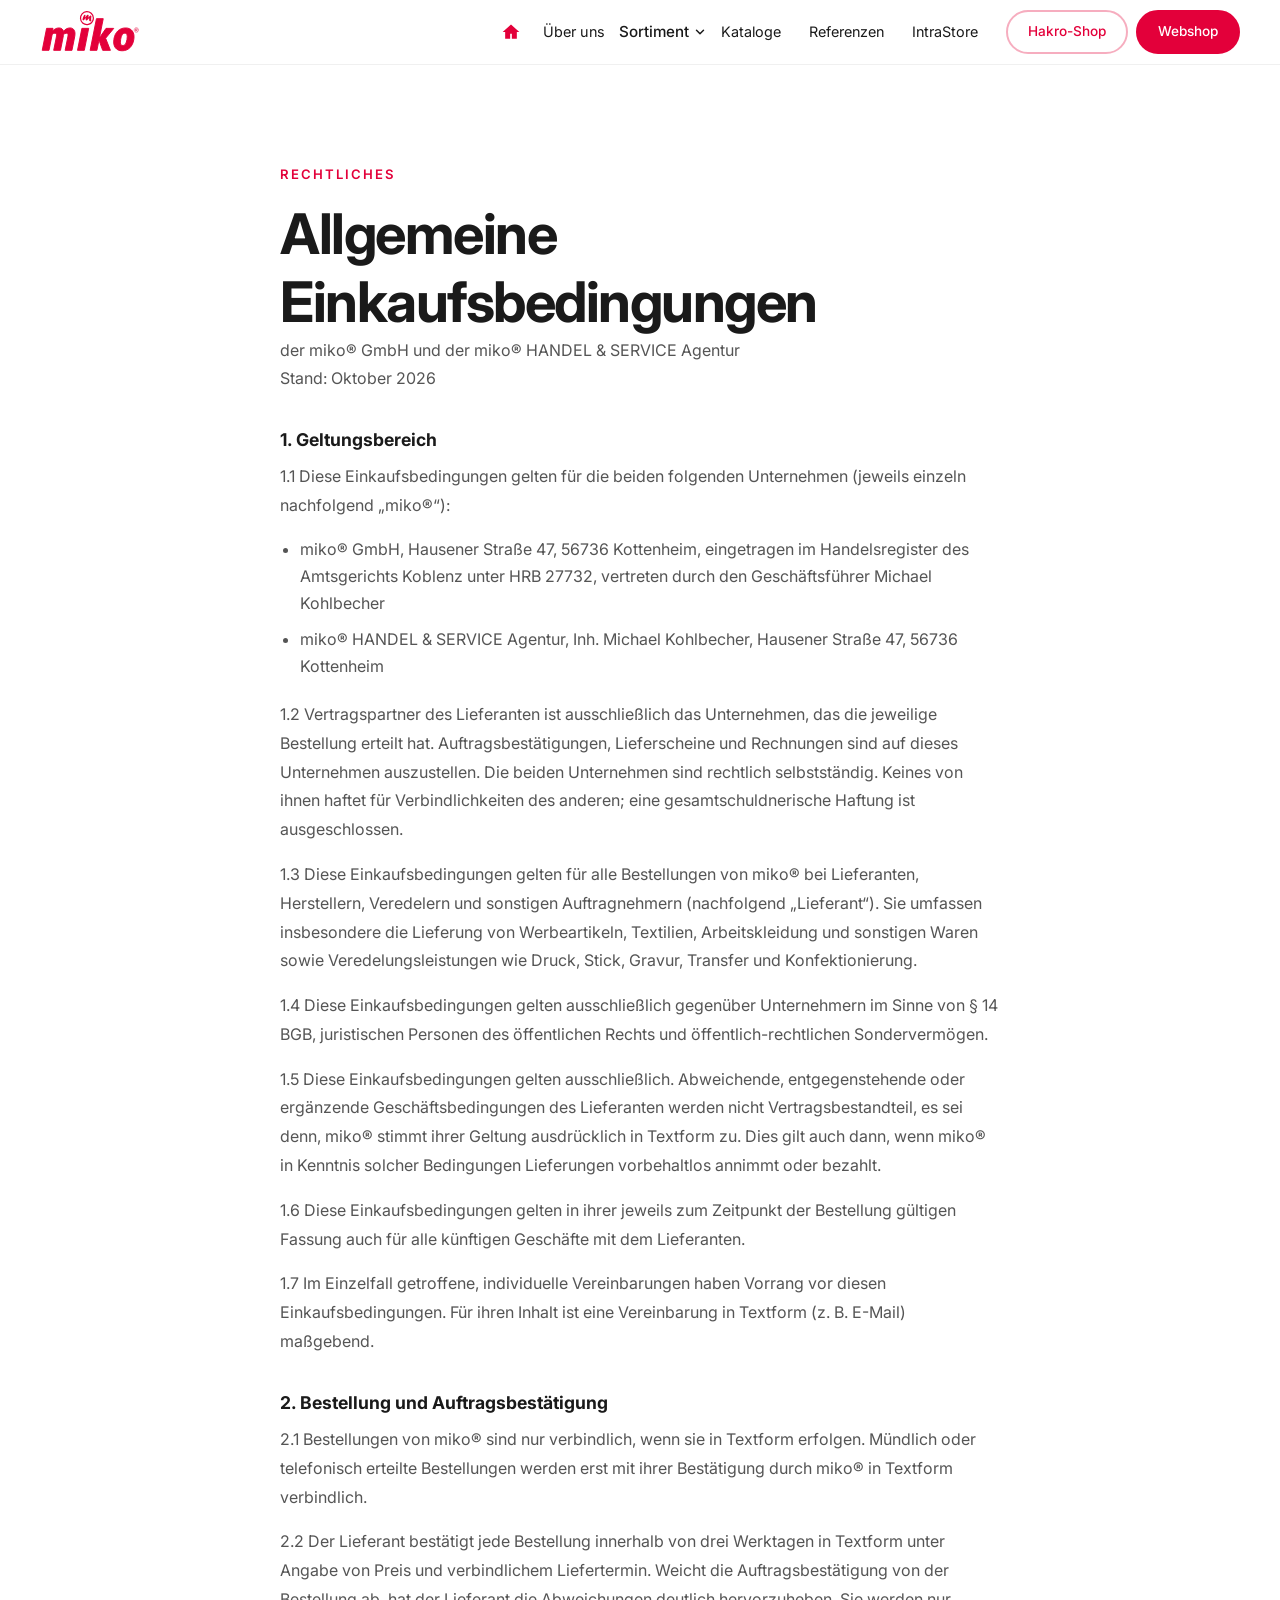
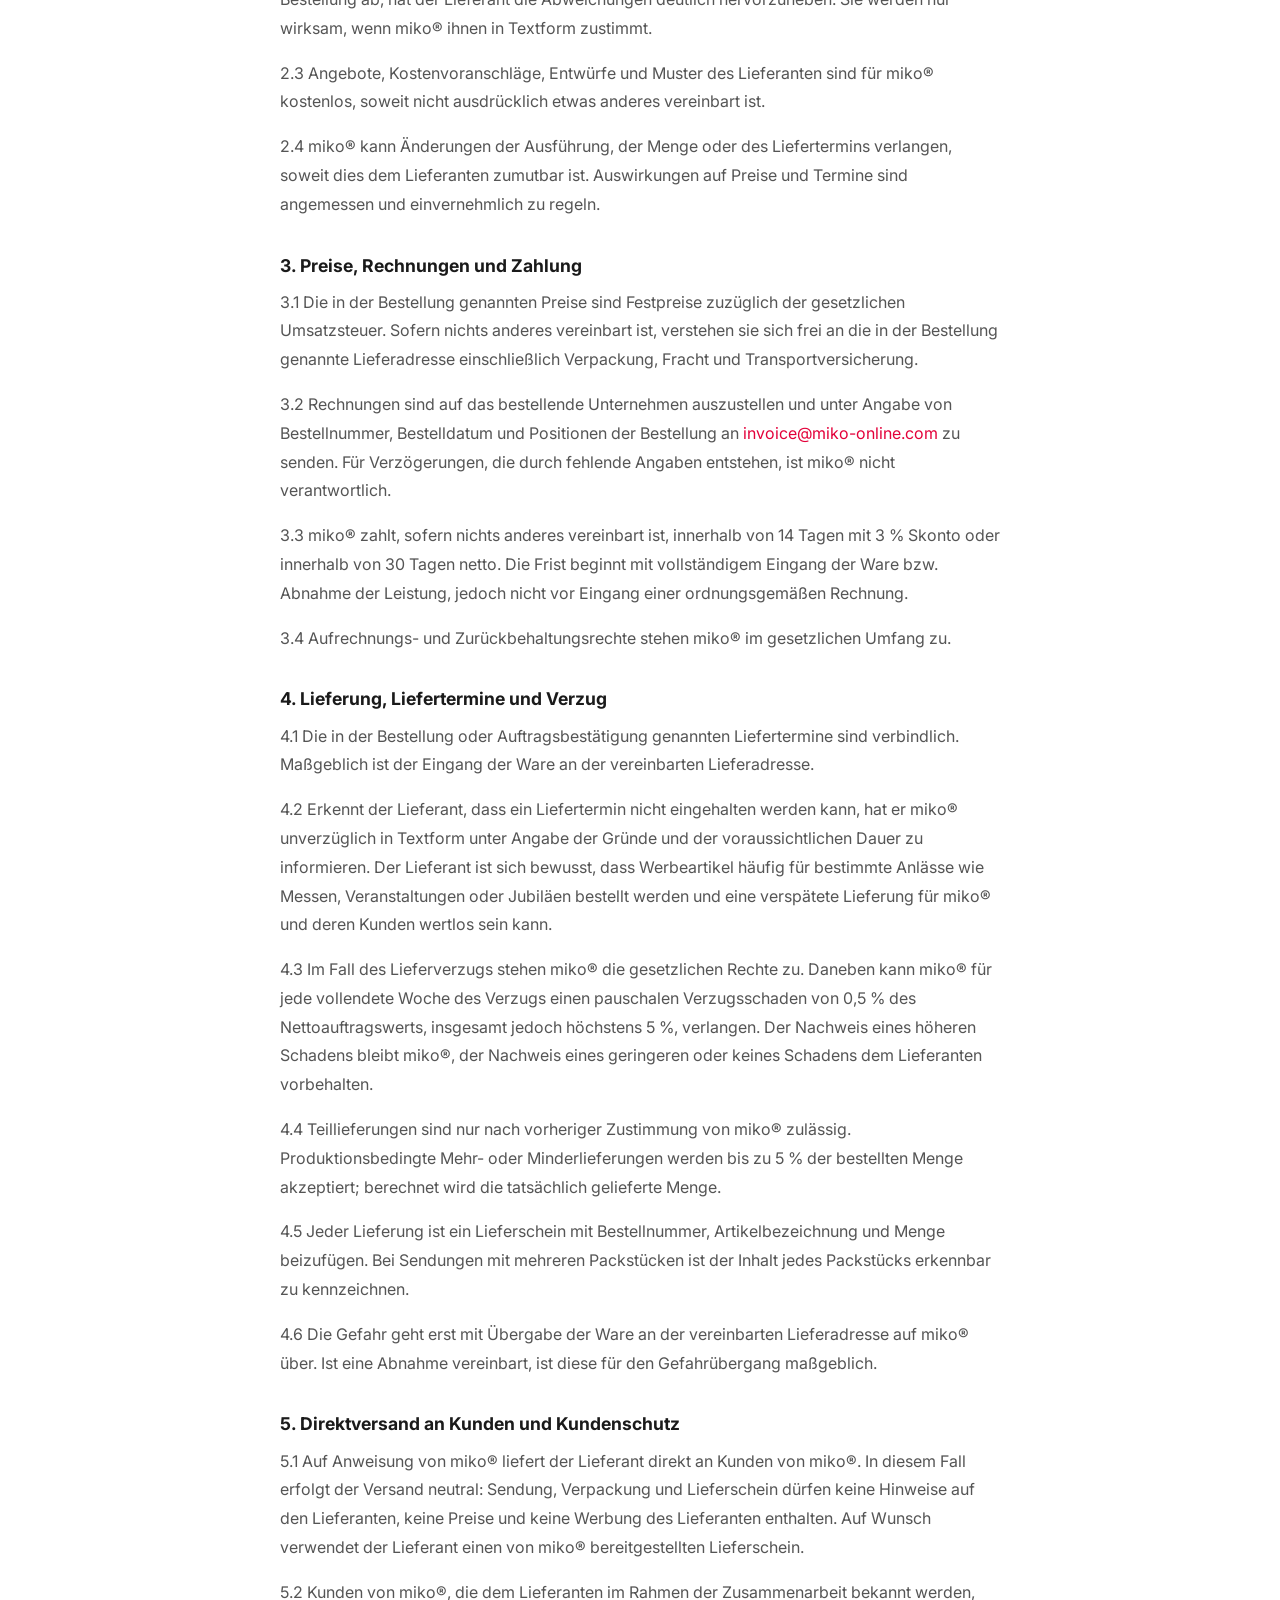
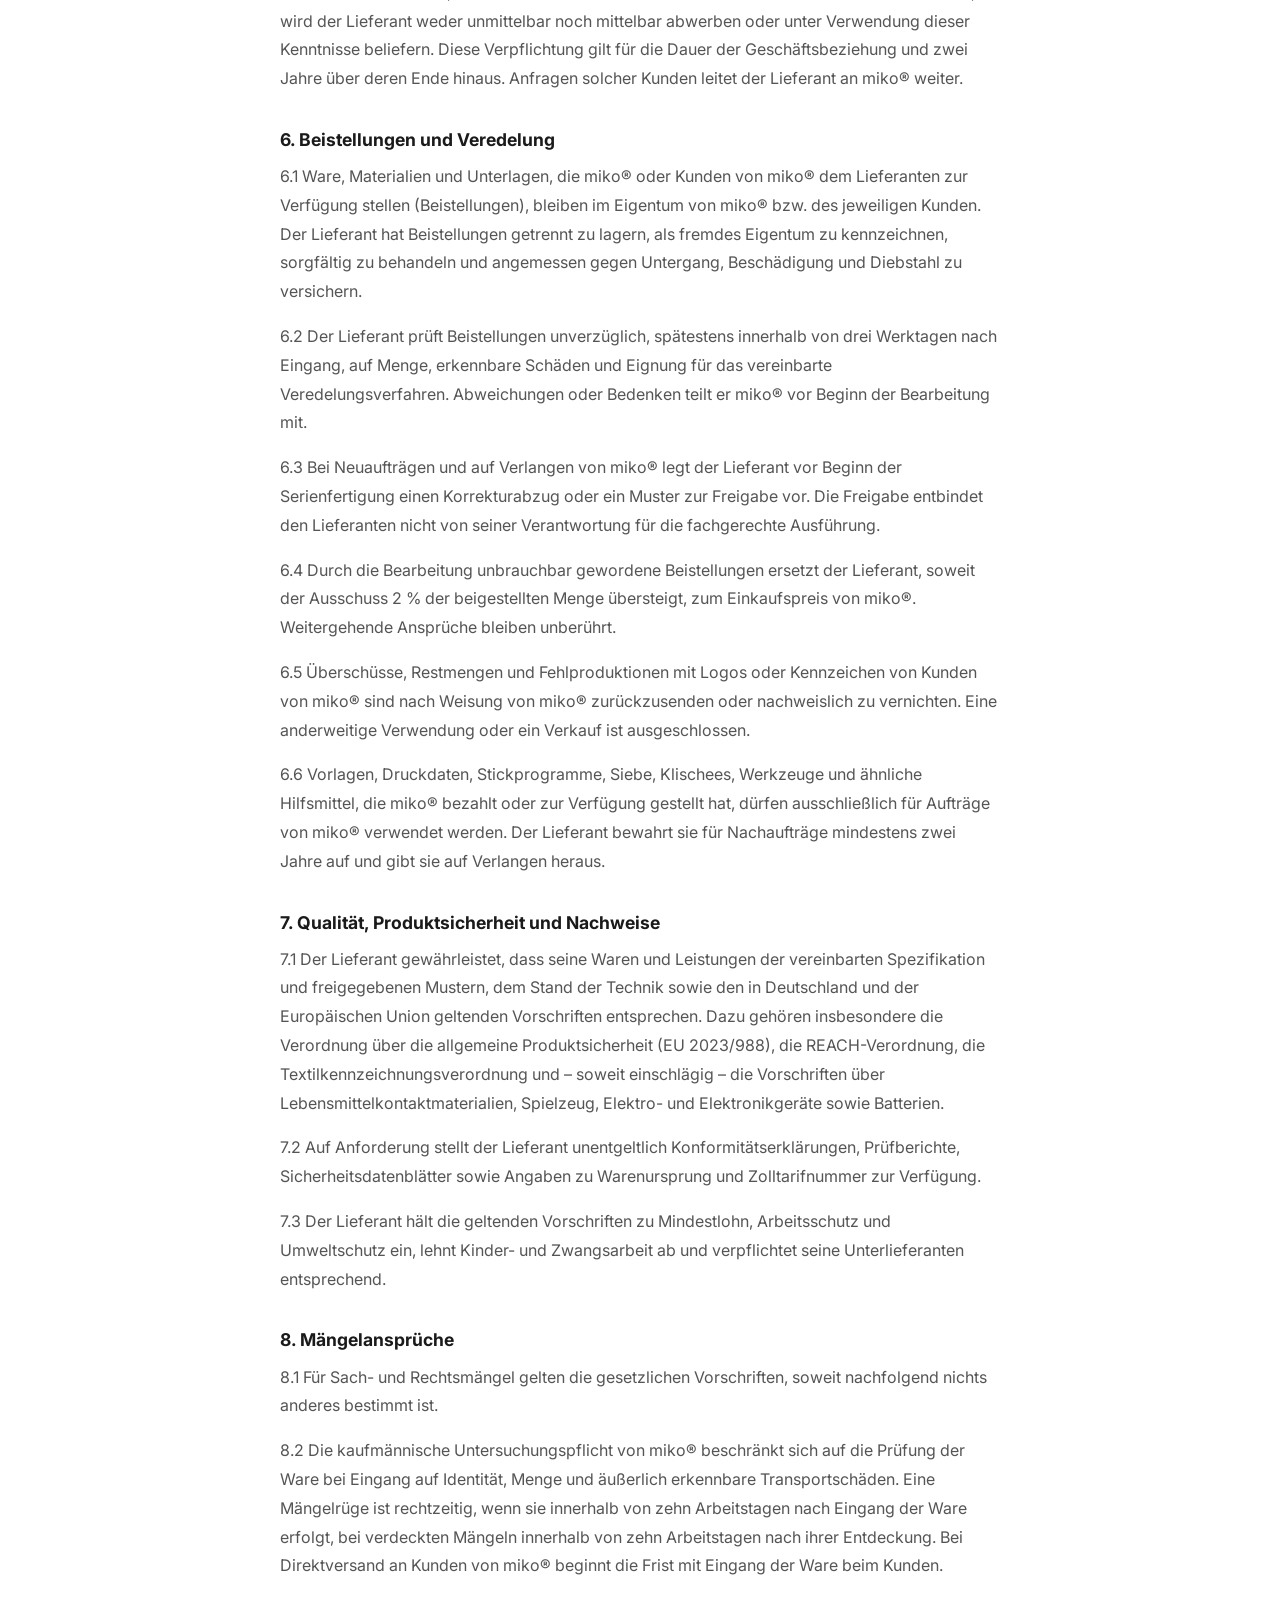
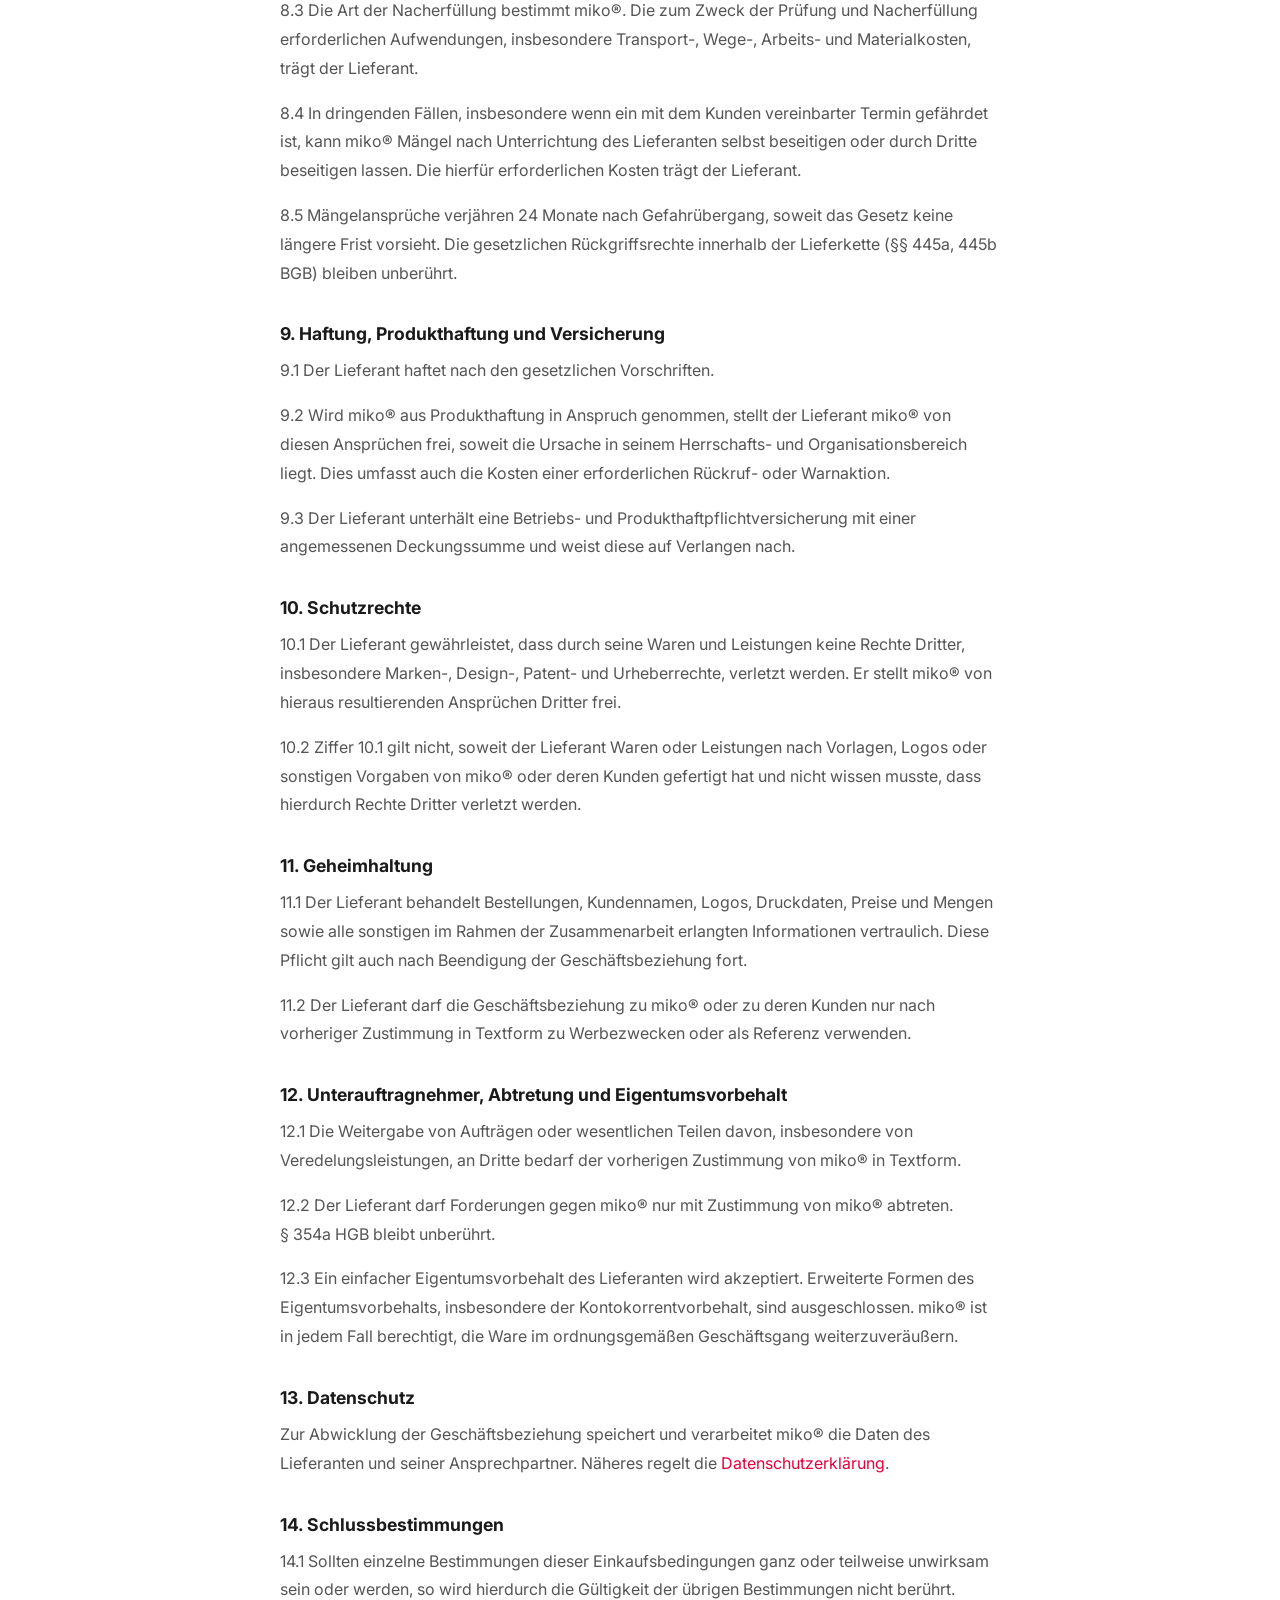
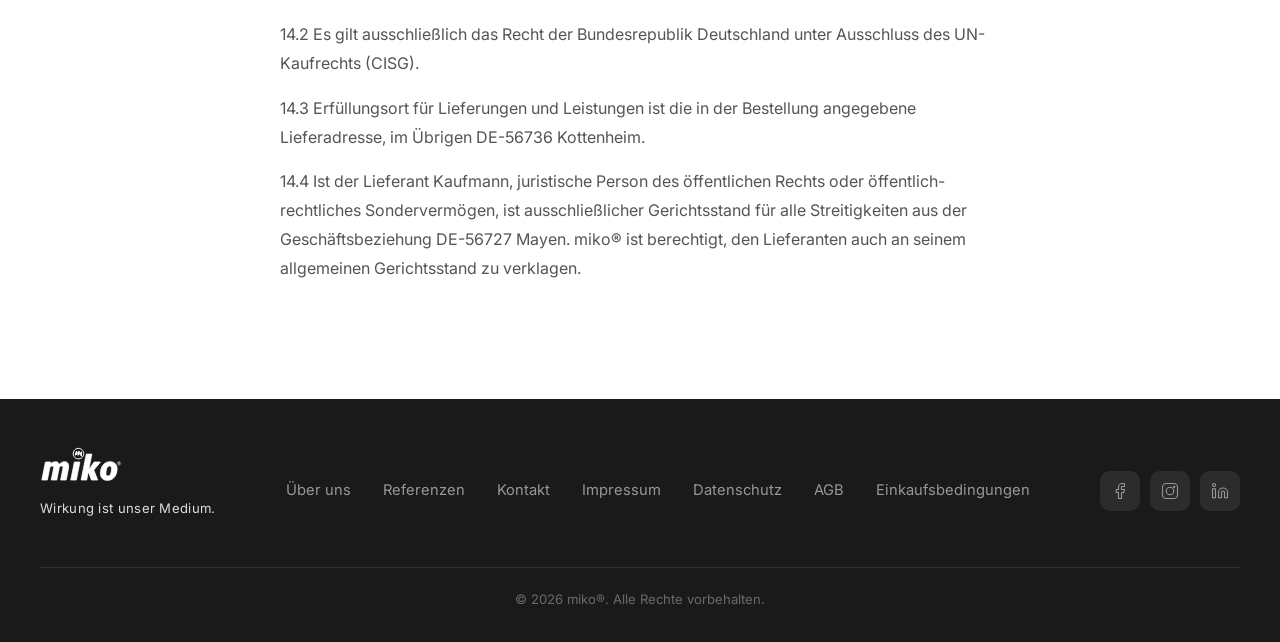
<file: einkaufsbedingungen.html>
<!DOCTYPE html>
<html lang="de">
<head>
  <meta charset="UTF-8">
  <meta name="viewport" content="width=device-width, initial-scale=1.0">
  <title>Einkaufsbedingungen – miko® GmbH</title>
  <meta name="description" content="Allgemeine Einkaufsbedingungen der miko® GmbH für Lieferanten, Hersteller und Veredeler – Bestellung, Lieferung, Qualität, Mängel und Kundenschutz.">
  <link rel="preconnect" href="https://fonts.googleapis.com">
  <link rel="preconnect" href="https://fonts.gstatic.com" crossorigin>
  <link href="https://fonts.googleapis.com/css2?family=Inter:wght@400;500;600;700;800&display=swap" rel="stylesheet">
  <link rel="stylesheet" href="assets/css/style.css">
  <link rel="icon" href="assets/img/favicon.ico" sizes="any">
  <link rel="icon" href="assets/img/favicon.png" type="image/png" sizes="32x32">
  <link rel="apple-touch-icon" href="assets/img/apple-touch-icon.png">
  <link rel="canonical" href="https://miko-online.com/einkaufsbedingungen.html">
  <meta property="og:type" content="website">
  <meta property="og:site_name" content="miko® GmbH">
  <meta property="og:locale" content="de_DE">
  <meta property="og:title" content="Einkaufsbedingungen – miko® GmbH">
  <meta property="og:description" content="Allgemeine Einkaufsbedingungen der miko® GmbH für Lieferanten, Hersteller und Veredeler – Bestellung, Lieferung, Qualität, Mängel und Kundenschutz.">
  <meta property="og:url" content="https://miko-online.com/einkaufsbedingungen.html">
  <meta property="og:image" content="https://miko-online.com/assets/img/og-image.jpg">
  <meta name="twitter:card" content="summary_large_image">
  <meta name="twitter:title" content="Einkaufsbedingungen – miko® GmbH">
  <meta name="twitter:description" content="Allgemeine Einkaufsbedingungen der miko® GmbH für Lieferanten, Hersteller und Veredeler – Bestellung, Lieferung, Qualität, Mängel und Kundenschutz.">
  <meta name="twitter:image" content="https://miko-online.com/assets/img/og-image.jpg">
</head>
<body>

  <!-- HEADER -->
  <header class="header" id="header">
    <div class="container header-main">
      <a href="index.html" class="logo">
        <img fetchpriority="high" decoding="async" src="assets/img/miko-logo.svg" alt="miko® GmbH">
      </a>
      <nav>
        <ul class="nav-links" id="navLinks">
          <li><a href="index.html" class="nav-home" aria-label="Startseite"><svg viewBox="0 0 24 24" style="width:20px;height:20px" fill="var(--red)" stroke="none"><path d="M12 3L2 12h3v8h6v-6h2v6h6v-8h3L12 3z"/></svg></a></li>
          <li><a href="index.html#ueber-uns">Über uns</a></li>
          <li class="nav-dropdown">
            <button class="nav-dropdown-toggle">Sortiment <svg viewBox="0 0 24 24" fill="none" stroke="currentColor" stroke-width="2.5" stroke-linecap="round" stroke-linejoin="round"><path d="M6 9l6 6 6-6"/></svg></button>
            <div class="nav-dropdown-menu">
              <div class="nav-dropdown-menu-inner">
                <a href="werbeartikel.html">Werbeartikel & Merchandise</a>
                <a href="corporate-fashion.html">Corporate Fashion</a>
                <a href="caps.html">Caps & Mützen</a>
                <a href="arbeitskleidung.html">Arbeitskleidung</a>
                <a href="sonderanfertigungen.html">Sonderanfertigungen</a>
              </div>
            </div>
          </li>
          <li><a href="kataloge.html">Kataloge</a></li>
          <li><a href="referenzen.html">Referenzen</a></li>
          <li><a href="https://www.intrastore.de/" target="_blank" rel="noopener">IntraStore</a></li>
          <li class="nav-shops">
            <a href="https://www.hakroshop.com" target="_blank" rel="noopener" class="btn-shop-ghost">Hakro-Shop</a>
            <a href="https://www.miko-shop.com/" target="_blank" rel="noopener" class="btn btn-red">Webshop</a>
          </li>
        </ul>
      </nav>
      <button class="nav-toggle" id="navToggle" aria-label="Menü öffnen">
        <span></span><span></span><span></span>
      </button>
    </div>
  </header>

  <!-- Content -->
  <section class="section" style="padding-top: 160px;">
    <div class="container">
      <div class="legal-content">
        <span class="section-tag">Rechtliches</span>
        <h1>Allgemeine Einkaufsbedingungen</h1>
        <p>der miko® GmbH und der miko® HANDEL &amp; SERVICE Agentur<br>Stand: Oktober 2026</p>

        <h3>1. Geltungsbereich</h3>
        <p>1.1 Diese Einkaufsbedingungen gelten für die beiden folgenden Unternehmen (jeweils einzeln nachfolgend „miko®“):</p>
        <ul>
          <li>miko® GmbH, Hausener Straße 47, 56736 Kottenheim, eingetragen im Handelsregister des Amtsgerichts Koblenz unter HRB&nbsp;27732, vertreten durch den Geschäftsführer Michael Kohlbecher</li>
          <li>miko® HANDEL &amp; SERVICE Agentur, Inh. Michael Kohlbecher, Hausener Straße 47, 56736 Kottenheim</li>
        </ul>
        <p>1.2 Vertragspartner des Lieferanten ist ausschließlich das Unternehmen, das die jeweilige Bestellung erteilt hat. Auftragsbestätigungen, Lieferscheine und Rechnungen sind auf dieses Unternehmen auszustellen. Die beiden Unternehmen sind rechtlich selbstständig. Keines von ihnen haftet für Verbindlichkeiten des anderen; eine gesamtschuldnerische Haftung ist ausgeschlossen.</p>
        <p>1.3 Diese Einkaufsbedingungen gelten für alle Bestellungen von miko® bei Lieferanten, Herstellern, Veredelern und sonstigen Auftragnehmern (nachfolgend „Lieferant“). Sie umfassen insbesondere die Lieferung von Werbeartikeln, Textilien, Arbeitskleidung und sonstigen Waren sowie Veredelungsleistungen wie Druck, Stick, Gravur, Transfer und Konfektionierung.</p>
        <p>1.4 Diese Einkaufsbedingungen gelten ausschließlich gegenüber Unternehmern im Sinne von §&nbsp;14 BGB, juristischen Personen des öffentlichen Rechts und öffentlich-rechtlichen Sondervermögen.</p>
        <p>1.5 Diese Einkaufsbedingungen gelten ausschließlich. Abweichende, entgegenstehende oder ergänzende Geschäftsbedingungen des Lieferanten werden nicht Vertragsbestandteil, es sei denn, miko® stimmt ihrer Geltung ausdrücklich in Textform zu. Dies gilt auch dann, wenn miko® in Kenntnis solcher Bedingungen Lieferungen vorbehaltlos annimmt oder bezahlt.</p>
        <p>1.6 Diese Einkaufsbedingungen gelten in ihrer jeweils zum Zeitpunkt der Bestellung gültigen Fassung auch für alle künftigen Geschäfte mit dem Lieferanten.</p>
        <p>1.7 Im Einzelfall getroffene, individuelle Vereinbarungen haben Vorrang vor diesen Einkaufsbedingungen. Für ihren Inhalt ist eine Vereinbarung in Textform (z. B. E-Mail) maßgebend.</p>

        <h3>2. Bestellung und Auftragsbestätigung</h3>
        <p>2.1 Bestellungen von miko® sind nur verbindlich, wenn sie in Textform erfolgen. Mündlich oder telefonisch erteilte Bestellungen werden erst mit ihrer Bestätigung durch miko® in Textform verbindlich.</p>
        <p>2.2 Der Lieferant bestätigt jede Bestellung innerhalb von drei Werktagen in Textform unter Angabe von Preis und verbindlichem Liefertermin. Weicht die Auftragsbestätigung von der Bestellung ab, hat der Lieferant die Abweichungen deutlich hervorzuheben. Sie werden nur wirksam, wenn miko® ihnen in Textform zustimmt.</p>
        <p>2.3 Angebote, Kostenvoranschläge, Entwürfe und Muster des Lieferanten sind für miko® kostenlos, soweit nicht ausdrücklich etwas anderes vereinbart ist.</p>
        <p>2.4 miko® kann Änderungen der Ausführung, der Menge oder des Liefertermins verlangen, soweit dies dem Lieferanten zumutbar ist. Auswirkungen auf Preise und Termine sind angemessen und einvernehmlich zu regeln.</p>

        <h3>3. Preise, Rechnungen und Zahlung</h3>
        <p>3.1 Die in der Bestellung genannten Preise sind Festpreise zuzüglich der gesetzlichen Umsatzsteuer. Sofern nichts anderes vereinbart ist, verstehen sie sich frei an die in der Bestellung genannte Lieferadresse einschließlich Verpackung, Fracht und Transportversicherung.</p>
        <p>3.2 Rechnungen sind auf das bestellende Unternehmen auszustellen und unter Angabe von Bestellnummer, Bestelldatum und Positionen der Bestellung an <a href="mailto:invoice@miko-online.com">invoice@miko-online.com</a> zu senden. Für Verzögerungen, die durch fehlende Angaben entstehen, ist miko® nicht verantwortlich.</p>
        <p>3.3 miko® zahlt, sofern nichts anderes vereinbart ist, innerhalb von 14 Tagen mit 3 % Skonto oder innerhalb von 30 Tagen netto. Die Frist beginnt mit vollständigem Eingang der Ware bzw. Abnahme der Leistung, jedoch nicht vor Eingang einer ordnungsgemäßen Rechnung.</p>
        <p>3.4 Aufrechnungs- und Zurückbehaltungsrechte stehen miko® im gesetzlichen Umfang zu.</p>

        <h3>4. Lieferung, Liefertermine und Verzug</h3>
        <p>4.1 Die in der Bestellung oder Auftragsbestätigung genannten Liefertermine sind verbindlich. Maßgeblich ist der Eingang der Ware an der vereinbarten Lieferadresse.</p>
        <p>4.2 Erkennt der Lieferant, dass ein Liefertermin nicht eingehalten werden kann, hat er miko® unverzüglich in Textform unter Angabe der Gründe und der voraussichtlichen Dauer zu informieren. Der Lieferant ist sich bewusst, dass Werbeartikel häufig für bestimmte Anlässe wie Messen, Veranstaltungen oder Jubiläen bestellt werden und eine verspätete Lieferung für miko® und deren Kunden wertlos sein kann.</p>
        <p>4.3 Im Fall des Lieferverzugs stehen miko® die gesetzlichen Rechte zu. Daneben kann miko® für jede vollendete Woche des Verzugs einen pauschalen Verzugsschaden von 0,5 % des Nettoauftragswerts, insgesamt jedoch höchstens 5 %, verlangen. Der Nachweis eines höheren Schadens bleibt miko®, der Nachweis eines geringeren oder keines Schadens dem Lieferanten vorbehalten.</p>
        <p>4.4 Teillieferungen sind nur nach vorheriger Zustimmung von miko® zulässig. Produktionsbedingte Mehr- oder Minderlieferungen werden bis zu 5 % der bestellten Menge akzeptiert; berechnet wird die tatsächlich gelieferte Menge.</p>
        <p>4.5 Jeder Lieferung ist ein Lieferschein mit Bestellnummer, Artikelbezeichnung und Menge beizufügen. Bei Sendungen mit mehreren Packstücken ist der Inhalt jedes Packstücks erkennbar zu kennzeichnen.</p>
        <p>4.6 Die Gefahr geht erst mit Übergabe der Ware an der vereinbarten Lieferadresse auf miko® über. Ist eine Abnahme vereinbart, ist diese für den Gefahrübergang maßgeblich.</p>

        <h3>5. Direktversand an Kunden und Kundenschutz</h3>
        <p>5.1 Auf Anweisung von miko® liefert der Lieferant direkt an Kunden von miko®. In diesem Fall erfolgt der Versand neutral: Sendung, Verpackung und Lieferschein dürfen keine Hinweise auf den Lieferanten, keine Preise und keine Werbung des Lieferanten enthalten. Auf Wunsch verwendet der Lieferant einen von miko® bereitgestellten Lieferschein.</p>
        <p>5.2 Kunden von miko®, die dem Lieferanten im Rahmen der Zusammenarbeit bekannt werden, wird der Lieferant weder unmittelbar noch mittelbar abwerben oder unter Verwendung dieser Kenntnisse beliefern. Diese Verpflichtung gilt für die Dauer der Geschäftsbeziehung und zwei Jahre über deren Ende hinaus. Anfragen solcher Kunden leitet der Lieferant an miko® weiter.</p>

        <h3>6. Beistellungen und Veredelung</h3>
        <p>6.1 Ware, Materialien und Unterlagen, die miko® oder Kunden von miko® dem Lieferanten zur Verfügung stellen (Beistellungen), bleiben im Eigentum von miko® bzw. des jeweiligen Kunden. Der Lieferant hat Beistellungen getrennt zu lagern, als fremdes Eigentum zu kennzeichnen, sorgfältig zu behandeln und angemessen gegen Untergang, Beschädigung und Diebstahl zu versichern.</p>
        <p>6.2 Der Lieferant prüft Beistellungen unverzüglich, spätestens innerhalb von drei Werktagen nach Eingang, auf Menge, erkennbare Schäden und Eignung für das vereinbarte Veredelungsverfahren. Abweichungen oder Bedenken teilt er miko® vor Beginn der Bearbeitung mit.</p>
        <p>6.3 Bei Neuaufträgen und auf Verlangen von miko® legt der Lieferant vor Beginn der Serienfertigung einen Korrekturabzug oder ein Muster zur Freigabe vor. Die Freigabe entbindet den Lieferanten nicht von seiner Verantwortung für die fachgerechte Ausführung.</p>
        <p>6.4 Durch die Bearbeitung unbrauchbar gewordene Beistellungen ersetzt der Lieferant, soweit der Ausschuss 2 % der beigestellten Menge übersteigt, zum Einkaufspreis von miko®. Weitergehende Ansprüche bleiben unberührt.</p>
        <p>6.5 Überschüsse, Restmengen und Fehlproduktionen mit Logos oder Kennzeichen von Kunden von miko® sind nach Weisung von miko® zurückzusenden oder nachweislich zu vernichten. Eine anderweitige Verwendung oder ein Verkauf ist ausgeschlossen.</p>
        <p>6.6 Vorlagen, Druckdaten, Stickprogramme, Siebe, Klischees, Werkzeuge und ähnliche Hilfsmittel, die miko® bezahlt oder zur Verfügung gestellt hat, dürfen ausschließlich für Aufträge von miko® verwendet werden. Der Lieferant bewahrt sie für Nachaufträge mindestens zwei Jahre auf und gibt sie auf Verlangen heraus.</p>

        <h3>7. Qualität, Produktsicherheit und Nachweise</h3>
        <p>7.1 Der Lieferant gewährleistet, dass seine Waren und Leistungen der vereinbarten Spezifikation und freigegebenen Mustern, dem Stand der Technik sowie den in Deutschland und der Europäischen Union geltenden Vorschriften entsprechen. Dazu gehören insbesondere die Verordnung über die allgemeine Produktsicherheit (EU&nbsp;2023/988), die REACH-Verordnung, die Textilkennzeichnungsverordnung und – soweit einschlägig – die Vorschriften über Lebensmittelkontaktmaterialien, Spielzeug, Elektro- und Elektronikgeräte sowie Batterien.</p>
        <p>7.2 Auf Anforderung stellt der Lieferant unentgeltlich Konformitätserklärungen, Prüfberichte, Sicherheitsdatenblätter sowie Angaben zu Warenursprung und Zolltarifnummer zur Verfügung.</p>
        <p>7.3 Der Lieferant hält die geltenden Vorschriften zu Mindestlohn, Arbeitsschutz und Umweltschutz ein, lehnt Kinder- und Zwangsarbeit ab und verpflichtet seine Unterlieferanten entsprechend.</p>

        <h3>8. Mängelansprüche</h3>
        <p>8.1 Für Sach- und Rechtsmängel gelten die gesetzlichen Vorschriften, soweit nachfolgend nichts anderes bestimmt ist.</p>
        <p>8.2 Die kaufmännische Untersuchungspflicht von miko® beschränkt sich auf die Prüfung der Ware bei Eingang auf Identität, Menge und äußerlich erkennbare Transportschäden. Eine Mängelrüge ist rechtzeitig, wenn sie innerhalb von zehn Arbeitstagen nach Eingang der Ware erfolgt, bei verdeckten Mängeln innerhalb von zehn Arbeitstagen nach ihrer Entdeckung. Bei Direktversand an Kunden von miko® beginnt die Frist mit Eingang der Ware beim Kunden.</p>
        <p>8.3 Die Art der Nacherfüllung bestimmt miko®. Die zum Zweck der Prüfung und Nacherfüllung erforderlichen Aufwendungen, insbesondere Transport-, Wege-, Arbeits- und Materialkosten, trägt der Lieferant.</p>
        <p>8.4 In dringenden Fällen, insbesondere wenn ein mit dem Kunden vereinbarter Termin gefährdet ist, kann miko® Mängel nach Unterrichtung des Lieferanten selbst beseitigen oder durch Dritte beseitigen lassen. Die hierfür erforderlichen Kosten trägt der Lieferant.</p>
        <p>8.5 Mängelansprüche verjähren 24 Monate nach Gefahrübergang, soweit das Gesetz keine längere Frist vorsieht. Die gesetzlichen Rückgriffsrechte innerhalb der Lieferkette (§§&nbsp;445a, 445b BGB) bleiben unberührt.</p>

        <h3>9. Haftung, Produkthaftung und Versicherung</h3>
        <p>9.1 Der Lieferant haftet nach den gesetzlichen Vorschriften.</p>
        <p>9.2 Wird miko® aus Produkthaftung in Anspruch genommen, stellt der Lieferant miko® von diesen Ansprüchen frei, soweit die Ursache in seinem Herrschafts- und Organisationsbereich liegt. Dies umfasst auch die Kosten einer erforderlichen Rückruf- oder Warnaktion.</p>
        <p>9.3 Der Lieferant unterhält eine Betriebs- und Produkthaftpflichtversicherung mit einer angemessenen Deckungssumme und weist diese auf Verlangen nach.</p>

        <h3>10. Schutzrechte</h3>
        <p>10.1 Der Lieferant gewährleistet, dass durch seine Waren und Leistungen keine Rechte Dritter, insbesondere Marken-, Design-, Patent- und Urheberrechte, verletzt werden. Er stellt miko® von hieraus resultierenden Ansprüchen Dritter frei.</p>
        <p>10.2 Ziffer 10.1 gilt nicht, soweit der Lieferant Waren oder Leistungen nach Vorlagen, Logos oder sonstigen Vorgaben von miko® oder deren Kunden gefertigt hat und nicht wissen musste, dass hierdurch Rechte Dritter verletzt werden.</p>

        <h3>11. Geheimhaltung</h3>
        <p>11.1 Der Lieferant behandelt Bestellungen, Kundennamen, Logos, Druckdaten, Preise und Mengen sowie alle sonstigen im Rahmen der Zusammenarbeit erlangten Informationen vertraulich. Diese Pflicht gilt auch nach Beendigung der Geschäftsbeziehung fort.</p>
        <p>11.2 Der Lieferant darf die Geschäftsbeziehung zu miko® oder zu deren Kunden nur nach vorheriger Zustimmung in Textform zu Werbezwecken oder als Referenz verwenden.</p>

        <h3>12. Unterauftragnehmer, Abtretung und Eigentumsvorbehalt</h3>
        <p>12.1 Die Weitergabe von Aufträgen oder wesentlichen Teilen davon, insbesondere von Veredelungsleistungen, an Dritte bedarf der vorherigen Zustimmung von miko® in Textform.</p>
        <p>12.2 Der Lieferant darf Forderungen gegen miko® nur mit Zustimmung von miko® abtreten. §&nbsp;354a HGB bleibt unberührt.</p>
        <p>12.3 Ein einfacher Eigentumsvorbehalt des Lieferanten wird akzeptiert. Erweiterte Formen des Eigentumsvorbehalts, insbesondere der Kontokorrentvorbehalt, sind ausgeschlossen. miko® ist in jedem Fall berechtigt, die Ware im ordnungsgemäßen Geschäftsgang weiterzuveräußern.</p>

        <h3>13. Datenschutz</h3>
        <p>Zur Abwicklung der Geschäftsbeziehung speichert und verarbeitet miko® die Daten des Lieferanten und seiner Ansprechpartner. Näheres regelt die <a href="datenschutz.html">Datenschutzerklärung</a>.</p>

        <h3>14. Schlussbestimmungen</h3>
        <p>14.1 Sollten einzelne Bestimmungen dieser Einkaufsbedingungen ganz oder teilweise unwirksam sein oder werden, so wird hierdurch die Gültigkeit der übrigen Bestimmungen nicht berührt.</p>
        <p>14.2 Es gilt ausschließlich das Recht der Bundesrepublik Deutschland unter Ausschluss des UN-Kaufrechts (CISG).</p>
        <p>14.3 Erfüllungsort für Lieferungen und Leistungen ist die in der Bestellung angegebene Lieferadresse, im Übrigen DE-56736 Kottenheim.</p>
        <p>14.4 Ist der Lieferant Kaufmann, juristische Person des öffentlichen Rechts oder öffentlich-rechtliches Sondervermögen, ist ausschließlicher Gerichtsstand für alle Streitigkeiten aus der Geschäftsbeziehung DE-56727 Mayen. miko® ist berechtigt, den Lieferanten auch an seinem allgemeinen Gerichtsstand zu verklagen.</p>
      </div>
    </div>
  </section>

  <!-- FOOTER -->
  <footer class="footer">
    <div class="container">
      <div class="footer-inner">
      <div class="footer-row">
        <div class="footer-logo">
          <img loading="lazy" decoding="async" src="assets/img/miko-logo.svg" alt="miko® GmbH">
          <p class="footer-claim">Wirkung ist unser Medium.</p>
        </div>
        <nav class="footer-nav">
          <a href="index.html#ueber-uns">Über uns</a>
          <a href="referenzen.html">Referenzen</a>
          <a href="index.html#kontakt">Kontakt</a>
          <a href="impressum.html">Impressum</a>
          <a href="datenschutz.html">Datenschutz</a>
          <a href="agb.html">AGB</a>
          <a href="einkaufsbedingungen.html">Einkaufsbedingungen</a>
        </nav>
        <div class="footer-socials">
          <a href="https://www.facebook.com/mikoshopcom/" target="_blank" rel="noopener" aria-label="Facebook">
            <svg viewBox="0 0 24 24" fill="none" stroke="currentColor" stroke-width="1.5" stroke-linecap="round" stroke-linejoin="round"><path d="M18 2h-3a5 5 0 0 0-5 5v3H7v4h3v8h4v-8h3l1-4h-4V7a1 1 0 0 1 1-1h3z"/></svg>
          </a>
          <a href="https://www.instagram.com/mikoshopcom/" target="_blank" rel="noopener" aria-label="Instagram">
            <svg viewBox="0 0 24 24" fill="none" stroke="currentColor" stroke-width="1.5" stroke-linecap="round" stroke-linejoin="round"><rect x="2" y="2" width="20" height="20" rx="5"/><circle cx="12" cy="12" r="5"/><circle cx="17.5" cy="6.5" r="1.5" fill="currentColor" stroke="none"/></svg>
          </a>
          <a href="https://de.linkedin.com/company/miko-handel-u-service-agentur" target="_blank" rel="noopener" aria-label="LinkedIn">
            <svg viewBox="0 0 24 24" fill="none" stroke="currentColor" stroke-width="1.5" stroke-linecap="round" stroke-linejoin="round"><path d="M16 8a6 6 0 0 1 6 6v7h-4v-7a2 2 0 0 0-2-2 2 2 0 0 0-2 2v7h-4v-7a6 6 0 0 1 6-6z"/><rect x="2" y="9" width="4" height="12"/><circle cx="4" cy="4" r="2"/></svg>
          </a>
        </div>
      </div>
      <div class="footer-divider"></div>
      <div class="footer-bottom">
        <span>&copy; 2026 miko®. Alle Rechte vorbehalten.</span>
      </div>
    </div>
    </div>
  </footer>

  <!-- Scroll to top -->
  <button id="scrollTopBtn" class="scroll-top" aria-label="Nach oben scrollen">
    <svg viewBox="0 0 24 24" fill="none" stroke="currentColor" stroke-width="2.5" stroke-linecap="round" stroke-linejoin="round"><path d="M12 19V5M5 12l7-7 7 7"/></svg>
  </button>
  <script src="assets/js/main.js"></script>

</body>
</html>
</file>
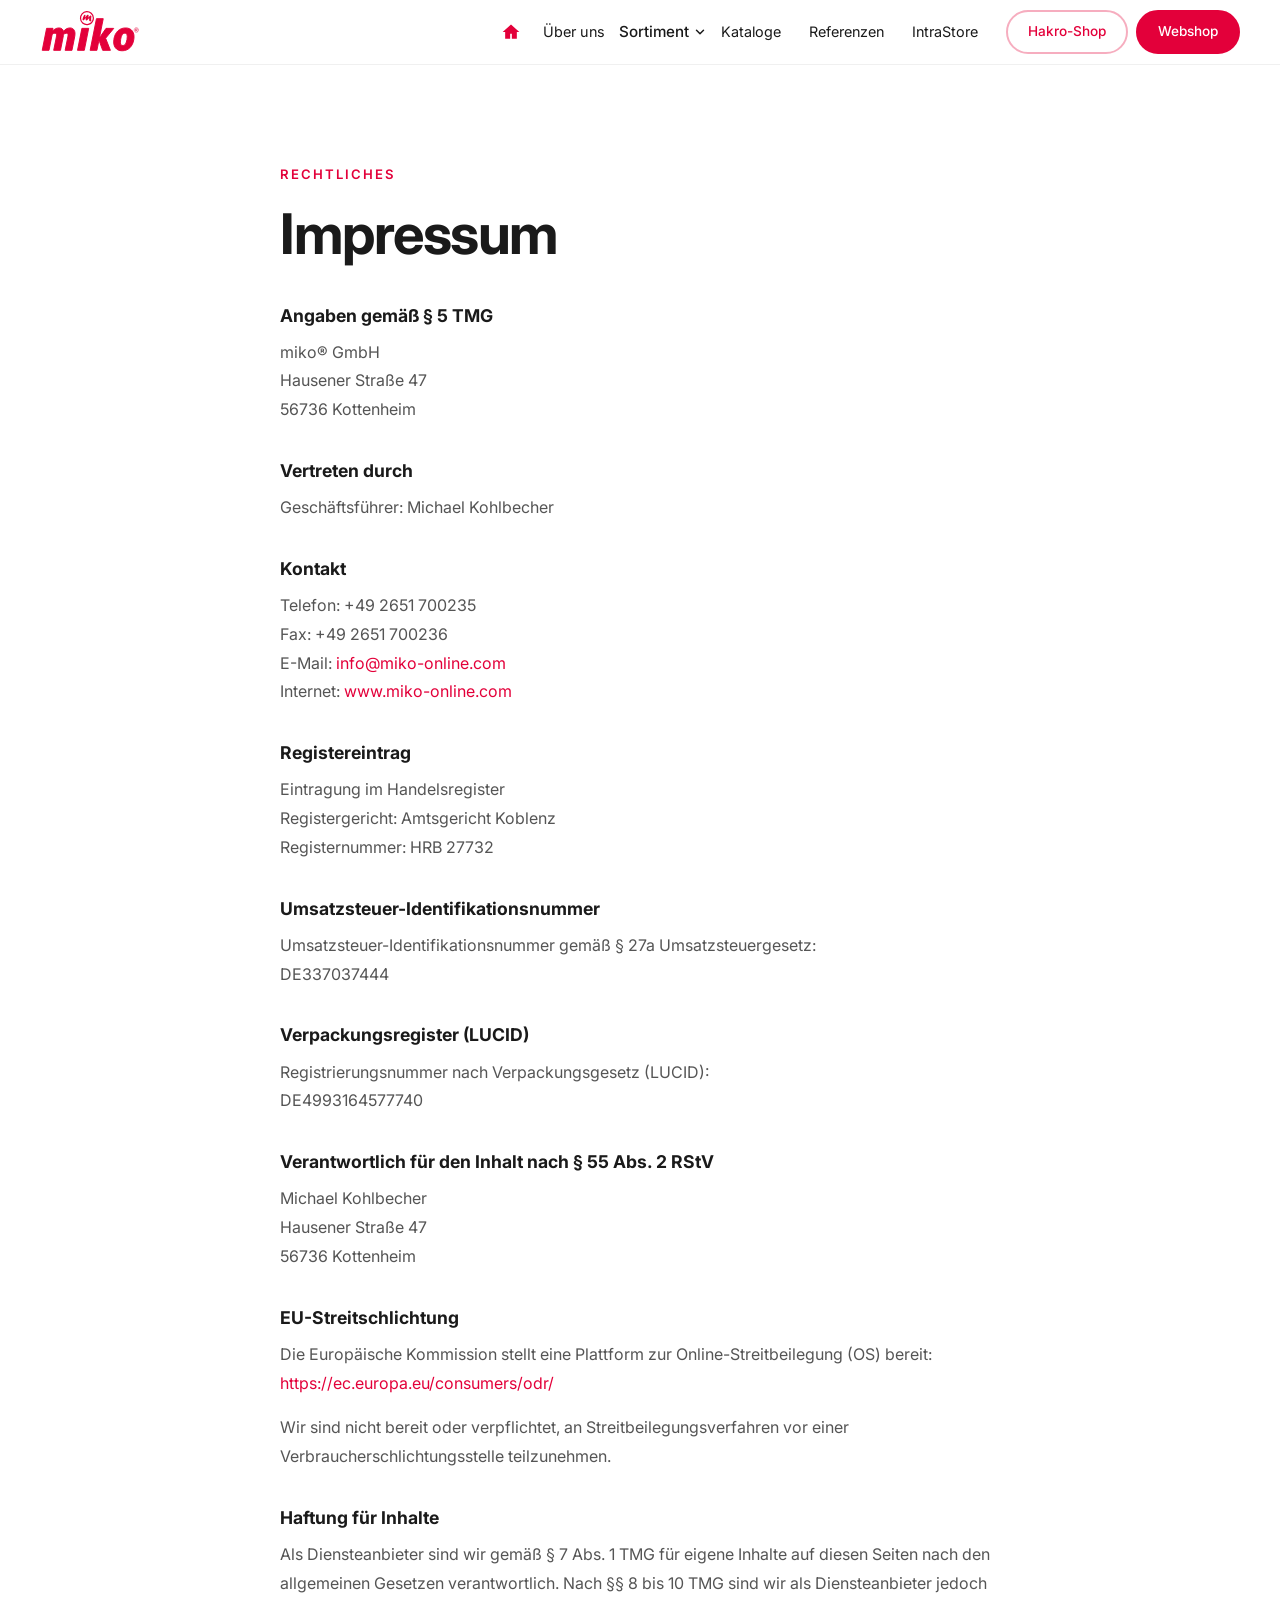
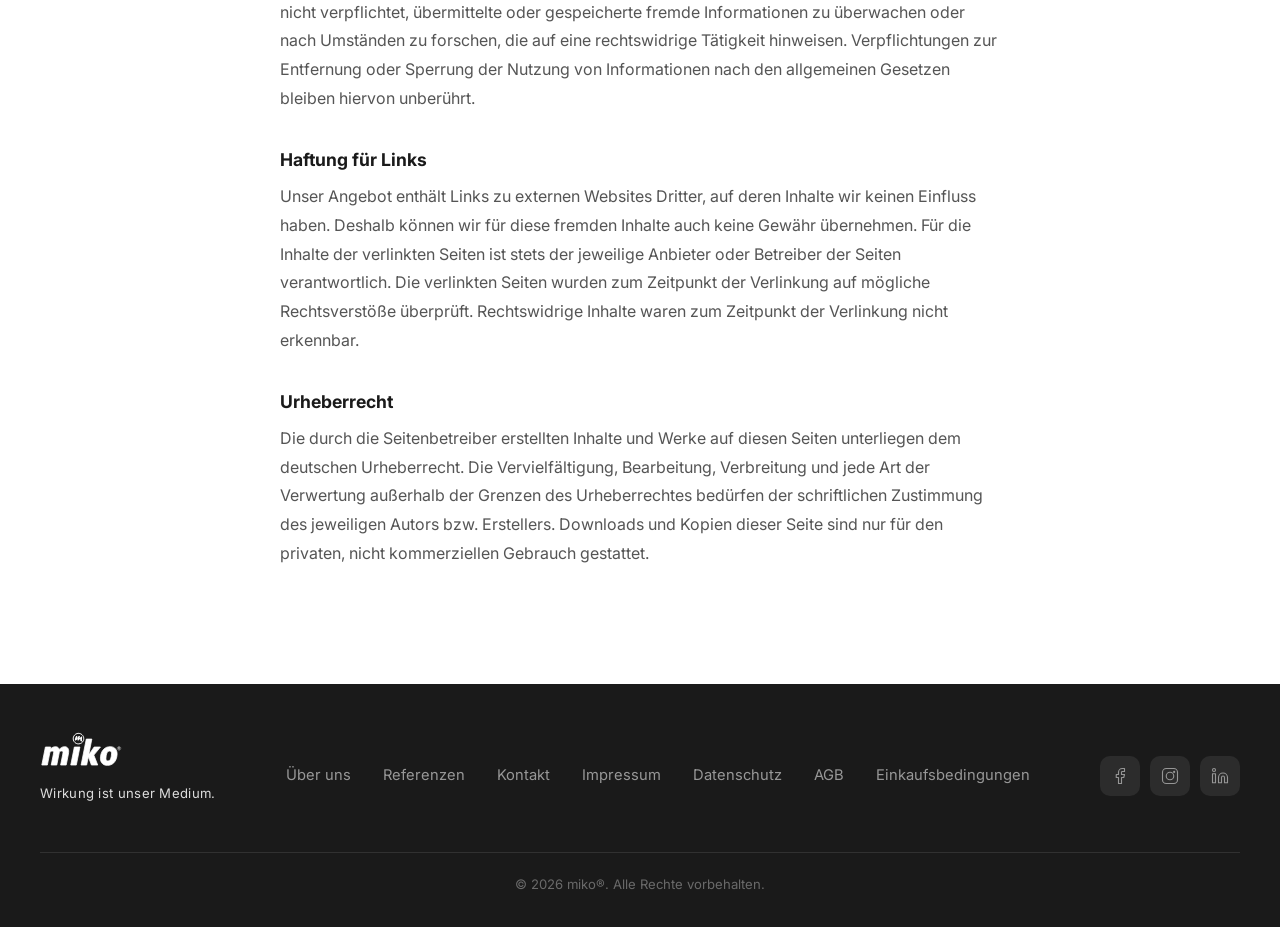
<file: impressum.html>
<!DOCTYPE html>
<html lang="de">
<head>
  <meta charset="UTF-8">
  <meta name="viewport" content="width=device-width, initial-scale=1.0">
  <title>Impressum – miko® GmbH</title>
  <meta name="description" content="Impressum der miko® GmbH – Anbieterkennzeichnung, Kontakt und rechtliche Angaben.">
  <link rel="preconnect" href="https://fonts.googleapis.com">
  <link rel="preconnect" href="https://fonts.gstatic.com" crossorigin>
  <link href="https://fonts.googleapis.com/css2?family=Inter:wght@400;500;600;700;800&display=swap" rel="stylesheet">
  <link rel="stylesheet" href="assets/css/style.css">
  <link rel="icon" href="assets/img/favicon.ico" sizes="any">
  <link rel="icon" href="assets/img/favicon.png" type="image/png" sizes="32x32">
  <link rel="apple-touch-icon" href="assets/img/apple-touch-icon.png">
  <link rel="canonical" href="https://miko-online.com/impressum.html">
  <meta property="og:type" content="website">
  <meta property="og:site_name" content="miko® GmbH">
  <meta property="og:locale" content="de_DE">
  <meta property="og:title" content="Impressum – miko® GmbH">
  <meta property="og:description" content="Impressum der miko® GmbH – Anbieterkennzeichnung, Kontakt und rechtliche Angaben.">
  <meta property="og:url" content="https://miko-online.com/impressum.html">
  <meta property="og:image" content="https://miko-online.com/assets/img/og-image.jpg">
  <meta name="twitter:card" content="summary_large_image">
  <meta name="twitter:title" content="Impressum – miko® GmbH">
  <meta name="twitter:description" content="Impressum der miko® GmbH – Anbieterkennzeichnung, Kontakt und rechtliche Angaben.">
  <meta name="twitter:image" content="https://miko-online.com/assets/img/og-image.jpg">
</head>
<body>

  <!-- HEADER -->
  <header class="header" id="header">
    <div class="container header-main">
      <a href="index.html" class="logo">
        <img fetchpriority="high" decoding="async" src="assets/img/miko-logo.svg" alt="miko® GmbH">
      </a>
      <nav>
        <ul class="nav-links" id="navLinks">
          <li><a href="index.html" class="nav-home" aria-label="Startseite"><svg viewBox="0 0 24 24" style="width:20px;height:20px" fill="var(--red)" stroke="none"><path d="M12 3L2 12h3v8h6v-6h2v6h6v-8h3L12 3z"/></svg></a></li>
          <li><a href="index.html#ueber-uns">Über uns</a></li>
          <li class="nav-dropdown">
            <button class="nav-dropdown-toggle">Sortiment <svg viewBox="0 0 24 24" fill="none" stroke="currentColor" stroke-width="2.5" stroke-linecap="round" stroke-linejoin="round"><path d="M6 9l6 6 6-6"/></svg></button>
            <div class="nav-dropdown-menu">
              <div class="nav-dropdown-menu-inner">
                <a href="werbeartikel.html">Werbeartikel & Merchandise</a>
                <a href="corporate-fashion.html">Corporate Fashion</a>
                <a href="caps.html">Caps & Mützen</a>
                <a href="arbeitskleidung.html">Arbeitskleidung</a>
                <a href="sonderanfertigungen.html">Sonderanfertigungen</a>
              </div>
            </div>
          </li>
          <li><a href="kataloge.html">Kataloge</a></li>
          <li><a href="referenzen.html">Referenzen</a></li>
          <li><a href="https://www.intrastore.de/" target="_blank" rel="noopener">IntraStore</a></li>
          <li class="nav-shops">
            <a href="https://www.hakroshop.com" target="_blank" rel="noopener" class="btn-shop-ghost">Hakro-Shop</a>
            <a href="https://www.miko-shop.com/" target="_blank" rel="noopener" class="btn btn-red">Webshop</a>
          </li>
        </ul>
      </nav>
      <button class="nav-toggle" id="navToggle" aria-label="Menü öffnen">
        <span></span><span></span><span></span>
      </button>
    </div>
  </header>

  <!-- Content -->
  <section class="section" style="padding-top: 160px;">
    <div class="container">
      <div class="legal-content">
        <span class="section-tag">Rechtliches</span>
        <h1>Impressum</h1>

        <h3>Angaben gemäß § 5 TMG</h3>
        <p>
          miko® GmbH<br>
          Hausener Straße 47<br>
          56736 Kottenheim
        </p>

        <h3>Vertreten durch</h3>
        <p>Geschäftsführer: Michael Kohlbecher</p>

        <h3>Kontakt</h3>
        <p>
          Telefon: +49 2651 700235<br>
          Fax: +49 2651 700236<br>
          E-Mail: <a href="mailto:info@miko-online.com">info@miko-online.com</a><br>
          Internet: <a href="https://miko-online.com">www.miko-online.com</a>
        </p>

        <h3>Registereintrag</h3>
        <p>
          Eintragung im Handelsregister<br>
          Registergericht: Amtsgericht Koblenz<br>
          Registernummer: HRB 27732
        </p>

        <h3>Umsatzsteuer-Identifikationsnummer</h3>
        <p>Umsatzsteuer-Identifikationsnummer gemäß § 27a Umsatzsteuergesetz:<br>DE337037444</p>

        <h3>Verpackungsregister (LUCID)</h3>
        <p>Registrierungsnummer nach Verpackungsgesetz (LUCID):<br>DE4993164577740</p>

        <h3>Verantwortlich für den Inhalt nach § 55 Abs. 2 RStV</h3>
        <p>
          Michael Kohlbecher<br>
          Hausener Straße 47<br>
          56736 Kottenheim
        </p>

        <h3>EU-Streitschlichtung</h3>
        <p>Die Europäische Kommission stellt eine Plattform zur Online-Streitbeilegung (OS) bereit: <a href="https://ec.europa.eu/consumers/odr/" target="_blank" rel="noopener">https://ec.europa.eu/consumers/odr/</a></p>
        <p>Wir sind nicht bereit oder verpflichtet, an Streitbeilegungsverfahren vor einer Verbraucherschlichtungsstelle teilzunehmen.</p>

        <h3>Haftung für Inhalte</h3>
        <p>Als Diensteanbieter sind wir gemäß § 7 Abs. 1 TMG für eigene Inhalte auf diesen Seiten nach den allgemeinen Gesetzen verantwortlich. Nach §§ 8 bis 10 TMG sind wir als Diensteanbieter jedoch nicht verpflichtet, übermittelte oder gespeicherte fremde Informationen zu überwachen oder nach Umständen zu forschen, die auf eine rechtswidrige Tätigkeit hinweisen. Verpflichtungen zur Entfernung oder Sperrung der Nutzung von Informationen nach den allgemeinen Gesetzen bleiben hiervon unberührt.</p>

        <h3>Haftung für Links</h3>
        <p>Unser Angebot enthält Links zu externen Websites Dritter, auf deren Inhalte wir keinen Einfluss haben. Deshalb können wir für diese fremden Inhalte auch keine Gewähr übernehmen. Für die Inhalte der verlinkten Seiten ist stets der jeweilige Anbieter oder Betreiber der Seiten verantwortlich. Die verlinkten Seiten wurden zum Zeitpunkt der Verlinkung auf mögliche Rechtsverstöße überprüft. Rechtswidrige Inhalte waren zum Zeitpunkt der Verlinkung nicht erkennbar.</p>

        <h3>Urheberrecht</h3>
        <p>Die durch die Seitenbetreiber erstellten Inhalte und Werke auf diesen Seiten unterliegen dem deutschen Urheberrecht. Die Vervielfältigung, Bearbeitung, Verbreitung und jede Art der Verwertung außerhalb der Grenzen des Urheberrechtes bedürfen der schriftlichen Zustimmung des jeweiligen Autors bzw. Erstellers. Downloads und Kopien dieser Seite sind nur für den privaten, nicht kommerziellen Gebrauch gestattet.</p>
      </div>
    </div>
  </section>

  <!-- FOOTER -->
  <footer class="footer">
    <div class="container">
      <div class="footer-inner">
      <div class="footer-row">
        <div class="footer-logo">
          <img loading="lazy" decoding="async" src="assets/img/miko-logo.svg" alt="miko® GmbH">
          <p class="footer-claim">Wirkung ist unser Medium.</p>
        </div>
        <nav class="footer-nav">
          <a href="index.html#ueber-uns">Über uns</a>
          <a href="referenzen.html">Referenzen</a>
          <a href="index.html#kontakt">Kontakt</a>
          <a href="impressum.html">Impressum</a>
          <a href="datenschutz.html">Datenschutz</a>
          <a href="agb.html">AGB</a>
          <a href="einkaufsbedingungen.html">Einkaufsbedingungen</a>
        </nav>
        <div class="footer-socials">
          <a href="https://www.facebook.com/mikoshopcom/" target="_blank" rel="noopener" aria-label="Facebook">
            <svg viewBox="0 0 24 24" fill="none" stroke="currentColor" stroke-width="1.5" stroke-linecap="round" stroke-linejoin="round"><path d="M18 2h-3a5 5 0 0 0-5 5v3H7v4h3v8h4v-8h3l1-4h-4V7a1 1 0 0 1 1-1h3z"/></svg>
          </a>
          <a href="https://www.instagram.com/mikoshopcom/" target="_blank" rel="noopener" aria-label="Instagram">
            <svg viewBox="0 0 24 24" fill="none" stroke="currentColor" stroke-width="1.5" stroke-linecap="round" stroke-linejoin="round"><rect x="2" y="2" width="20" height="20" rx="5"/><circle cx="12" cy="12" r="5"/><circle cx="17.5" cy="6.5" r="1.5" fill="currentColor" stroke="none"/></svg>
          </a>
          <a href="https://de.linkedin.com/company/miko-handel-u-service-agentur" target="_blank" rel="noopener" aria-label="LinkedIn">
            <svg viewBox="0 0 24 24" fill="none" stroke="currentColor" stroke-width="1.5" stroke-linecap="round" stroke-linejoin="round"><path d="M16 8a6 6 0 0 1 6 6v7h-4v-7a2 2 0 0 0-2-2 2 2 0 0 0-2 2v7h-4v-7a6 6 0 0 1 6-6z"/><rect x="2" y="9" width="4" height="12"/><circle cx="4" cy="4" r="2"/></svg>
          </a>
        </div>
      </div>
      <div class="footer-divider"></div>
      <div class="footer-bottom">
        <span>&copy; 2026 miko®. Alle Rechte vorbehalten.</span>
      </div>
    </div>
    </div>
  </footer>

  <!-- Scroll to top -->
  <button id="scrollTopBtn" class="scroll-top" aria-label="Nach oben scrollen">
    <svg viewBox="0 0 24 24" fill="none" stroke="currentColor" stroke-width="2.5" stroke-linecap="round" stroke-linejoin="round"><path d="M12 19V5M5 12l7-7 7 7"/></svg>
  </button>
  <script src="assets/js/main.js"></script>

</body>
</html>
</file>
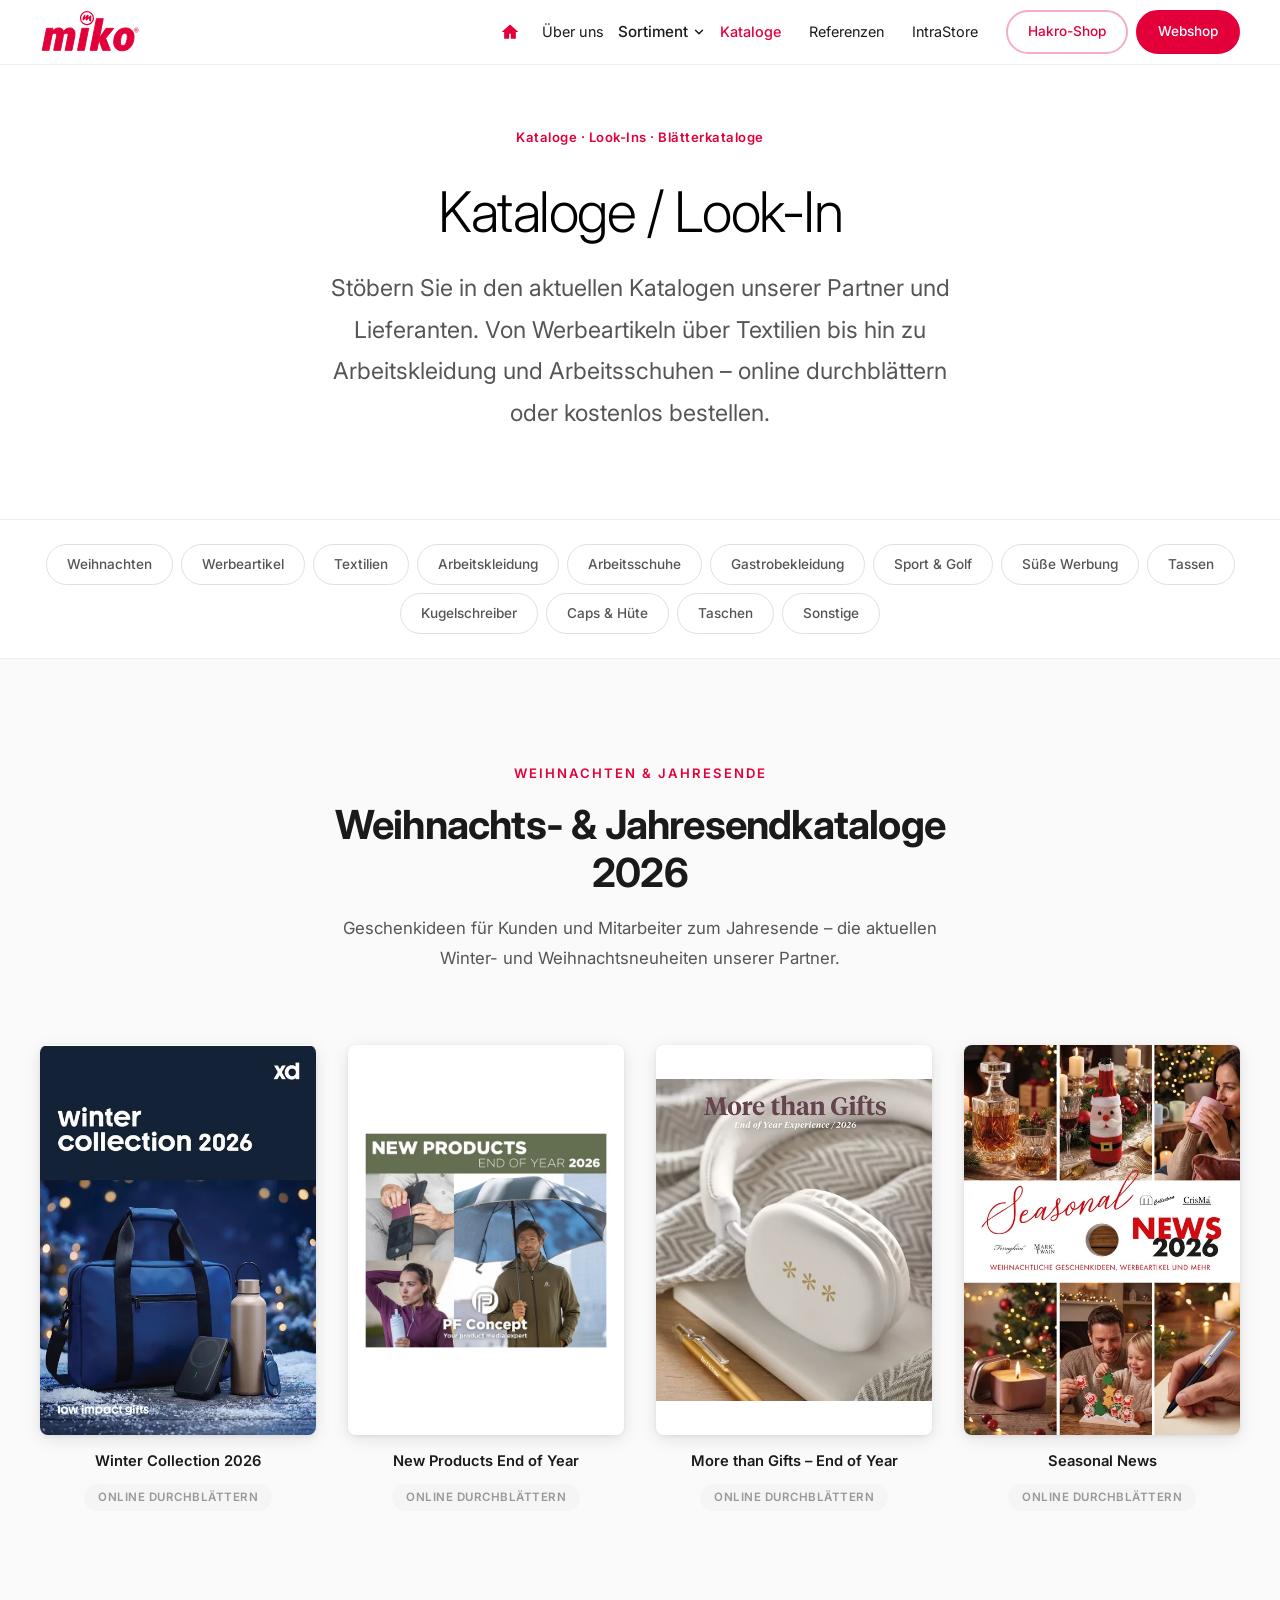
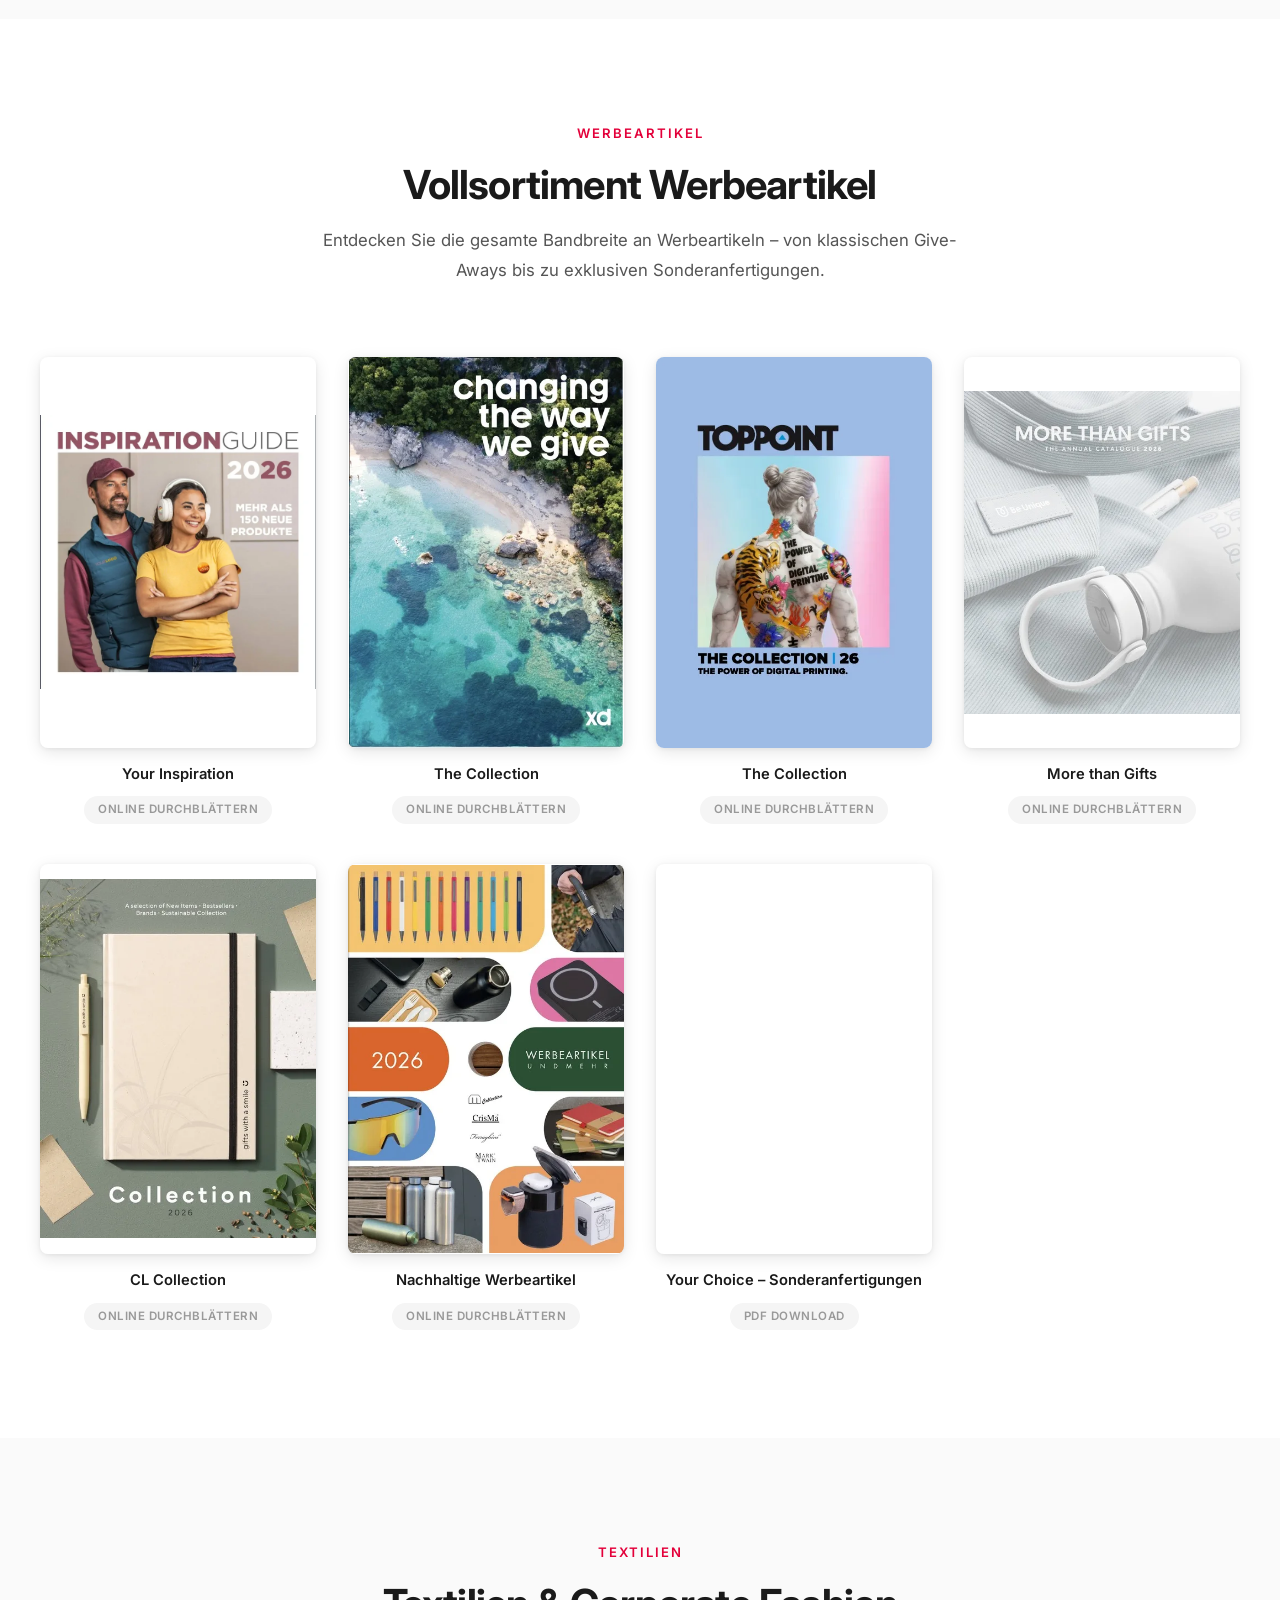
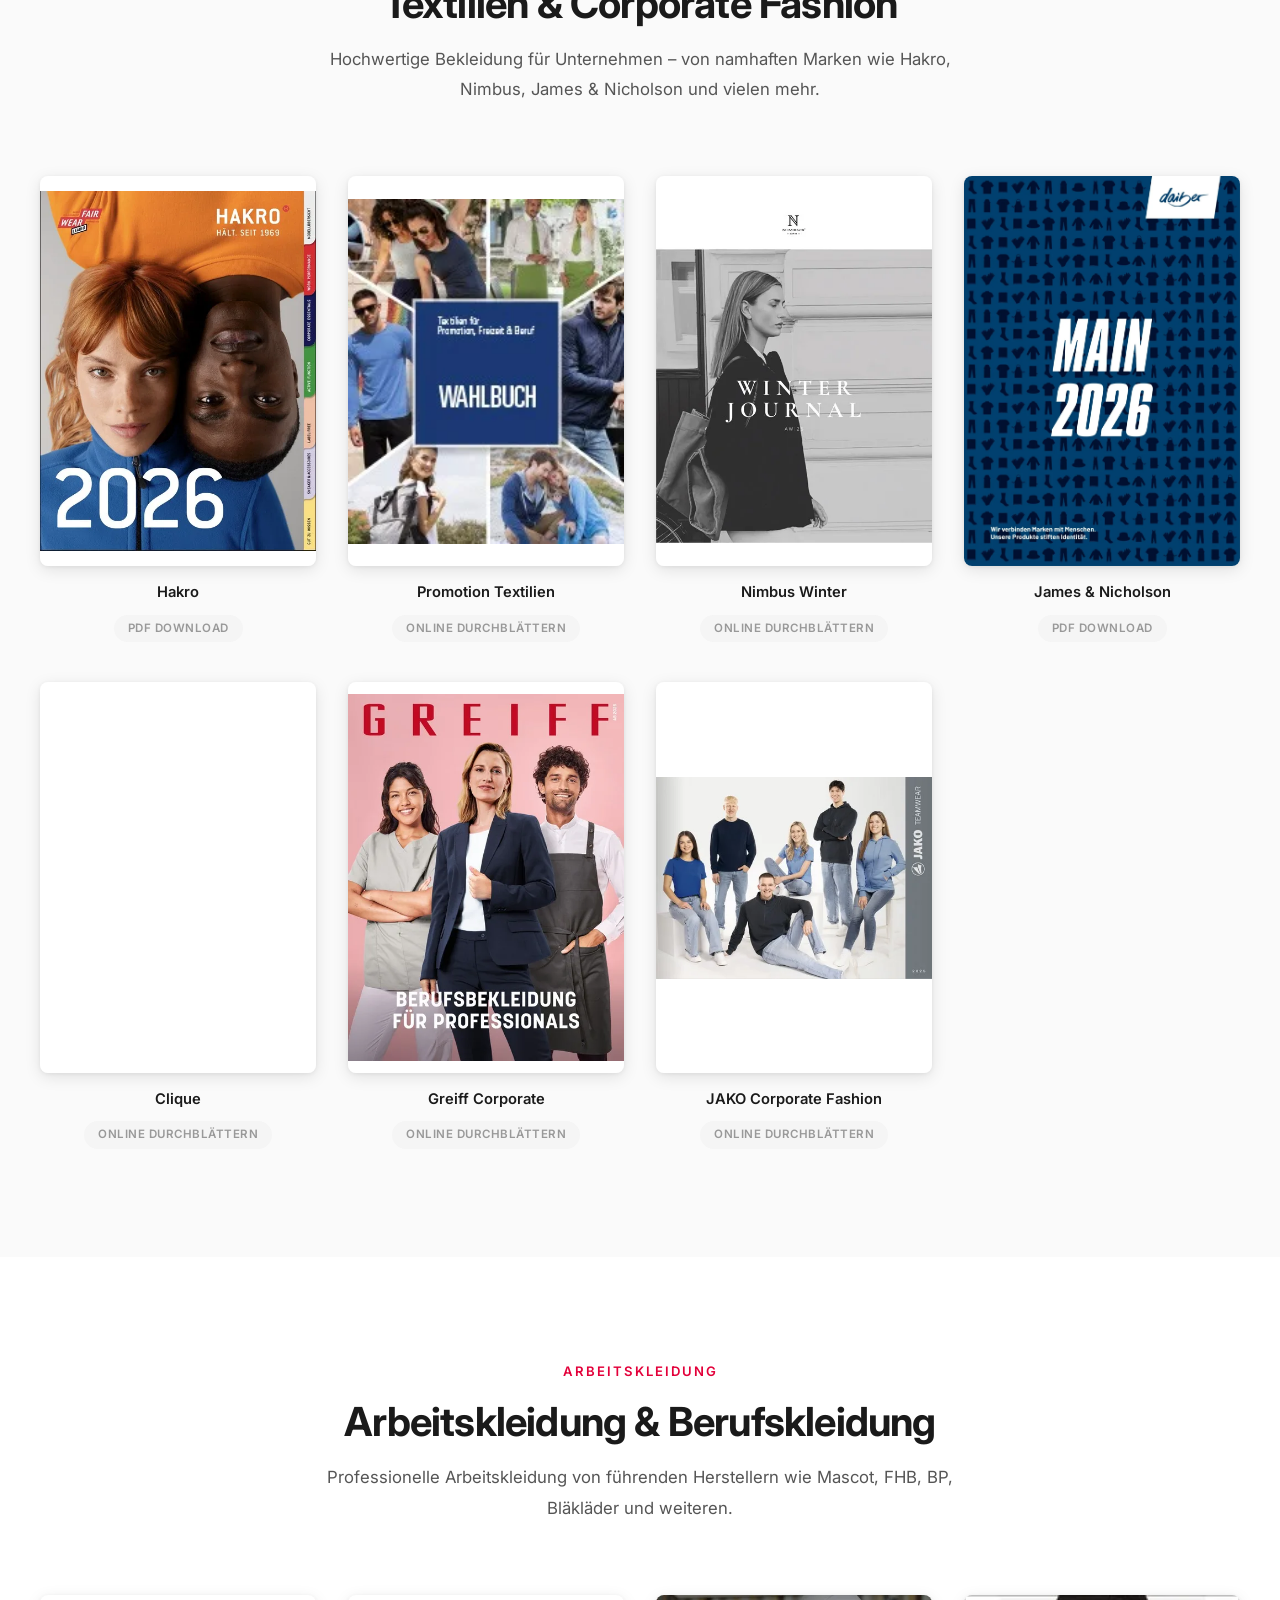
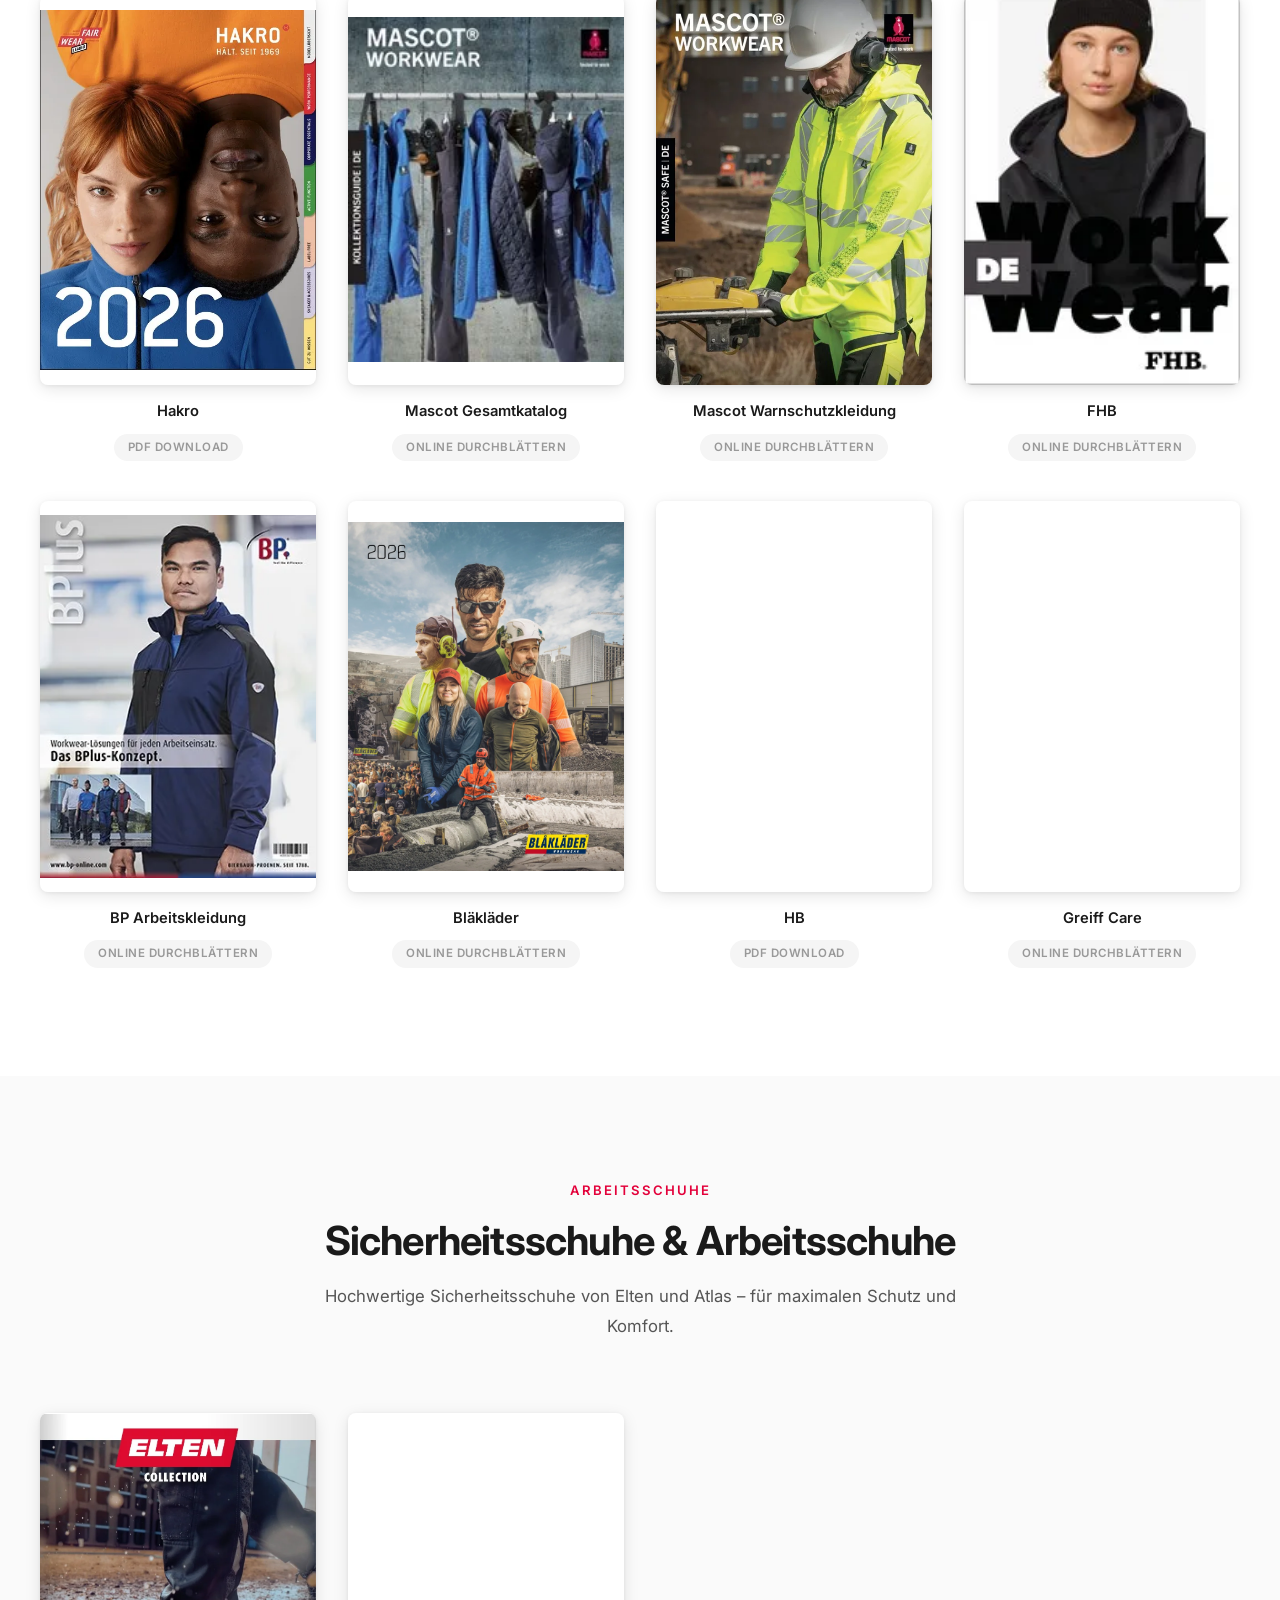
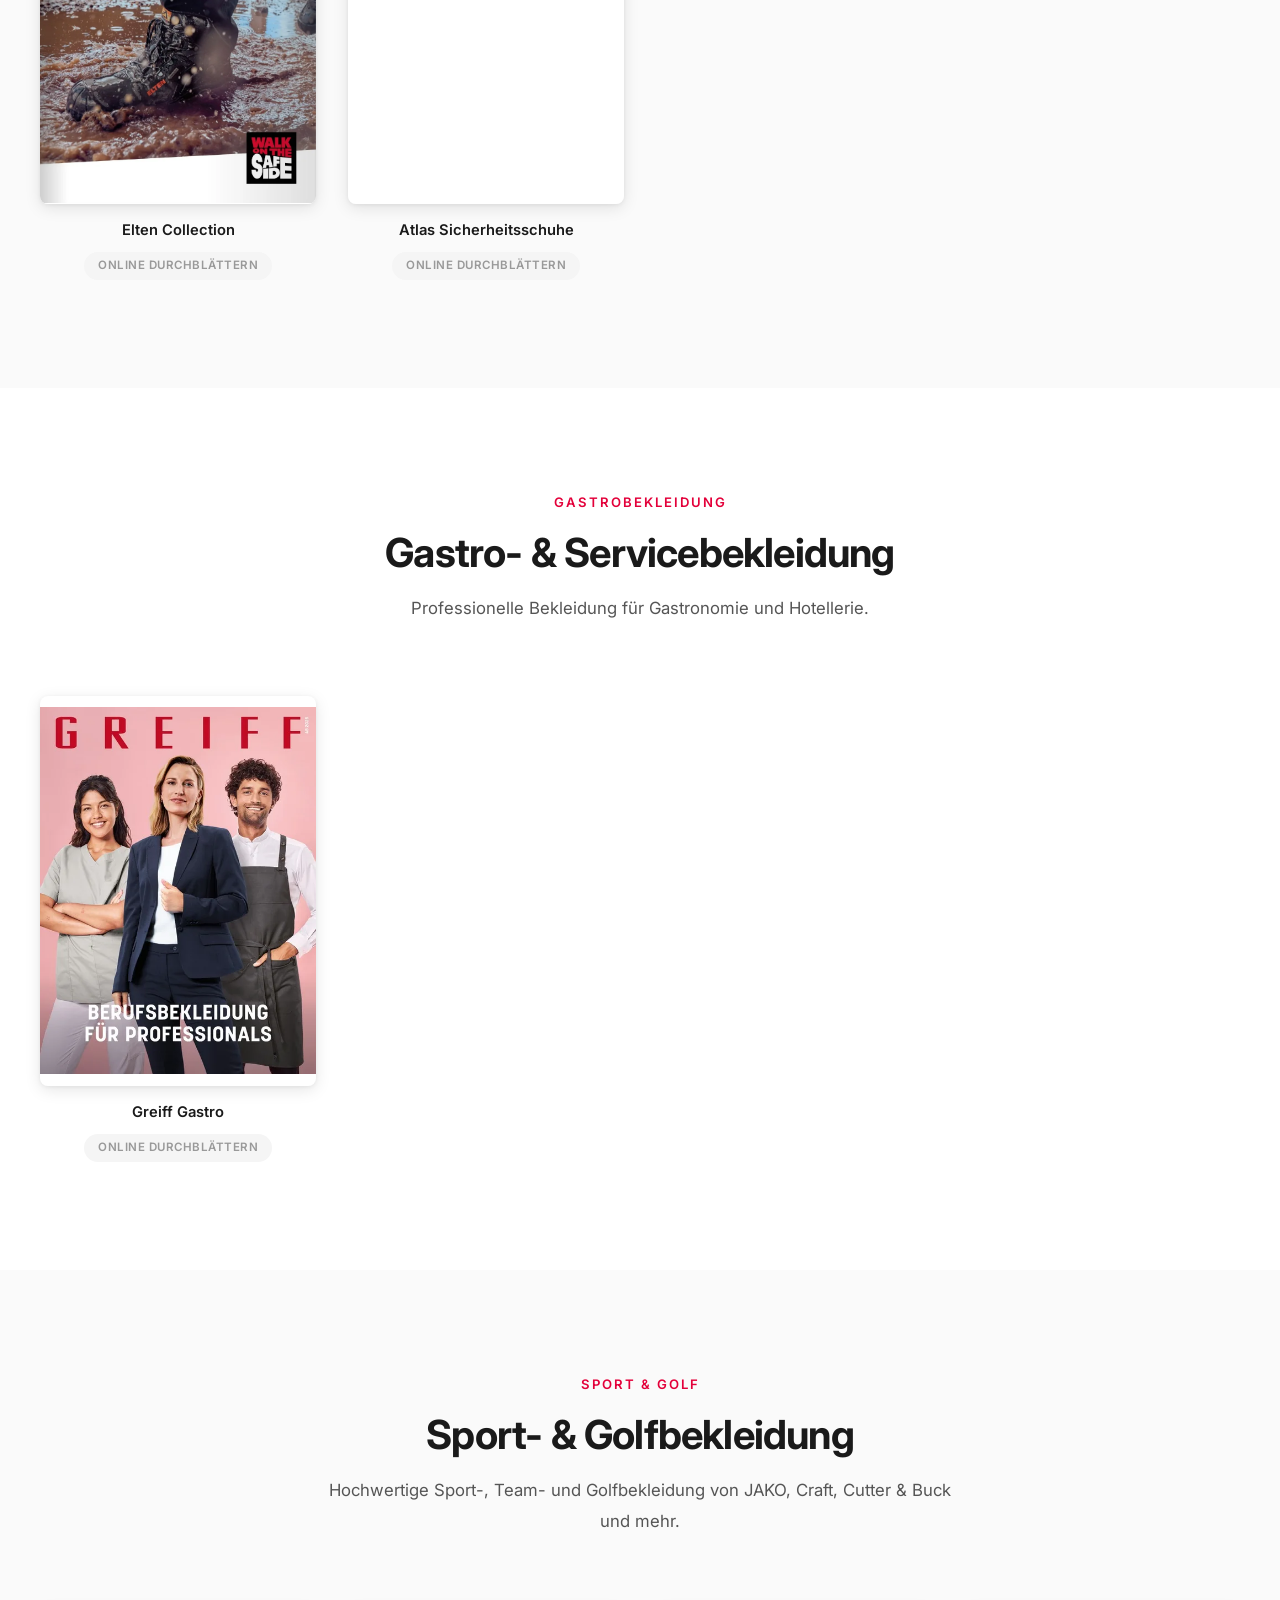
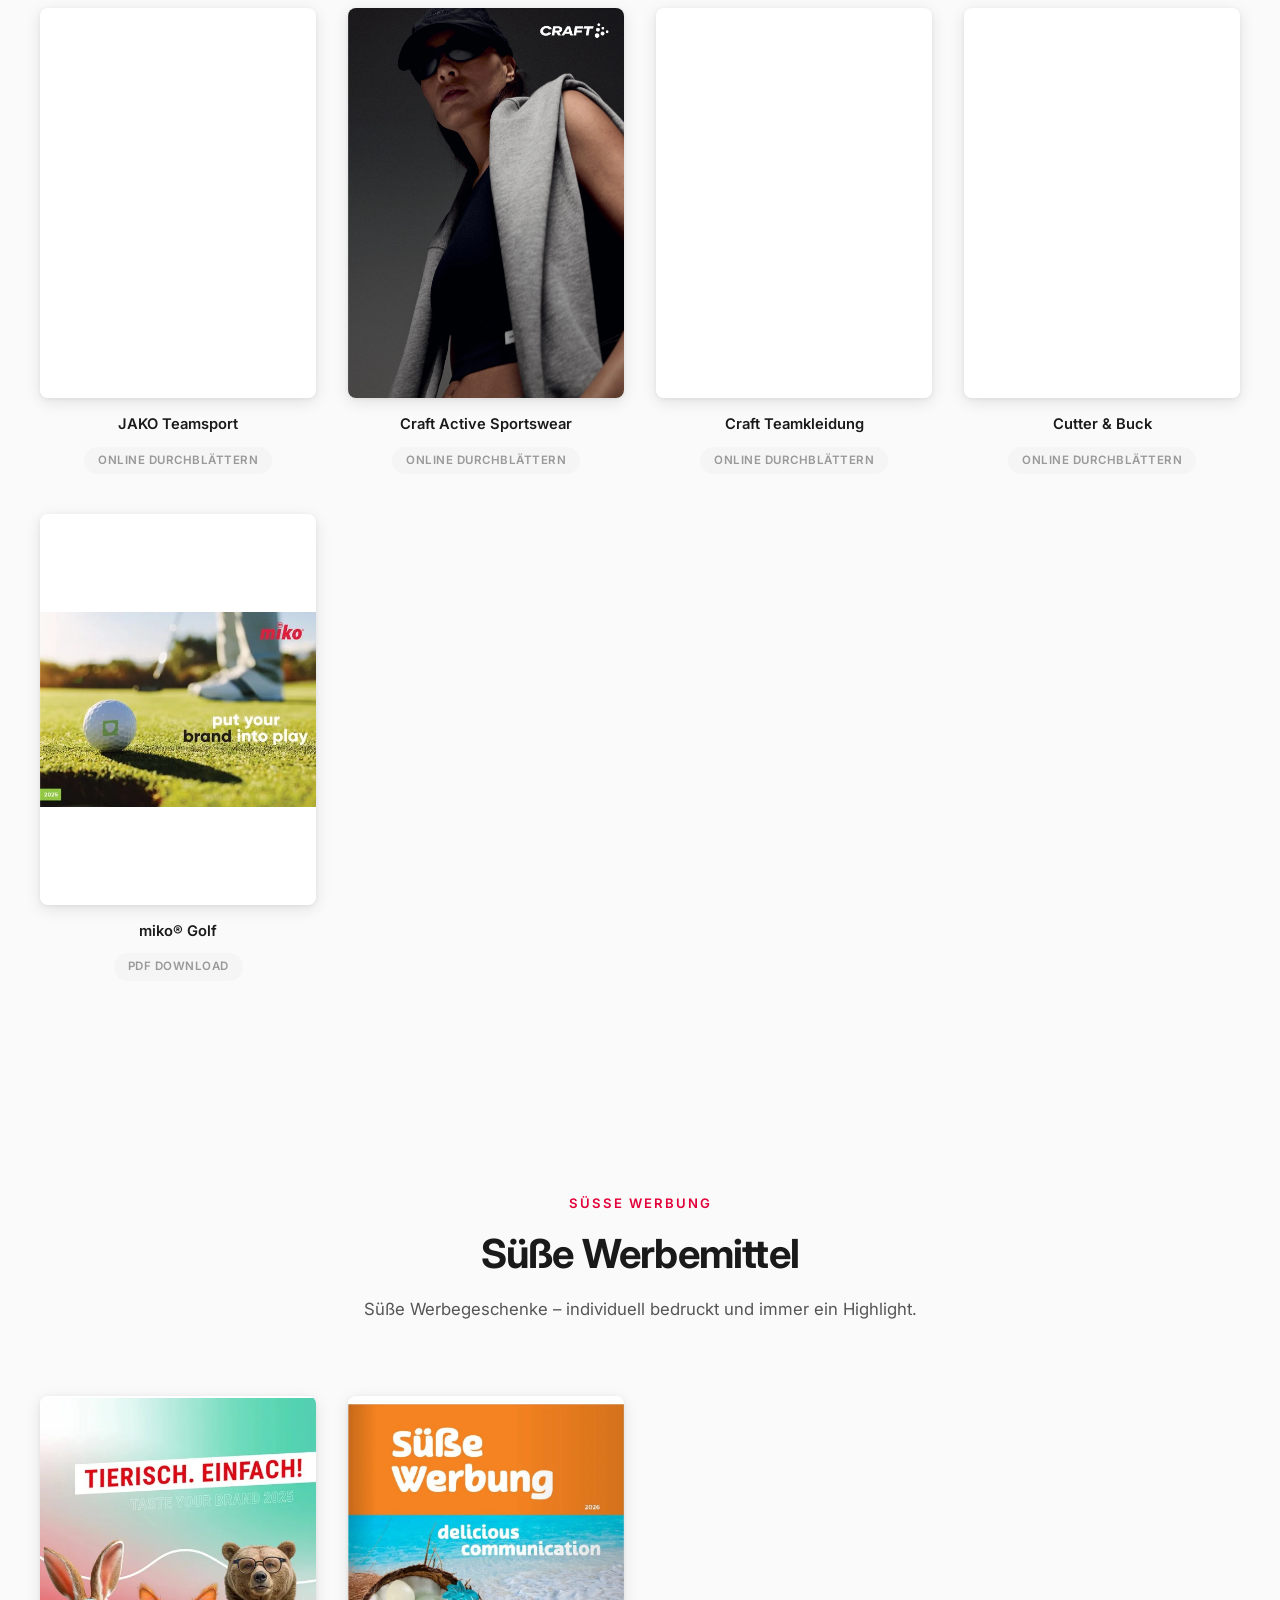
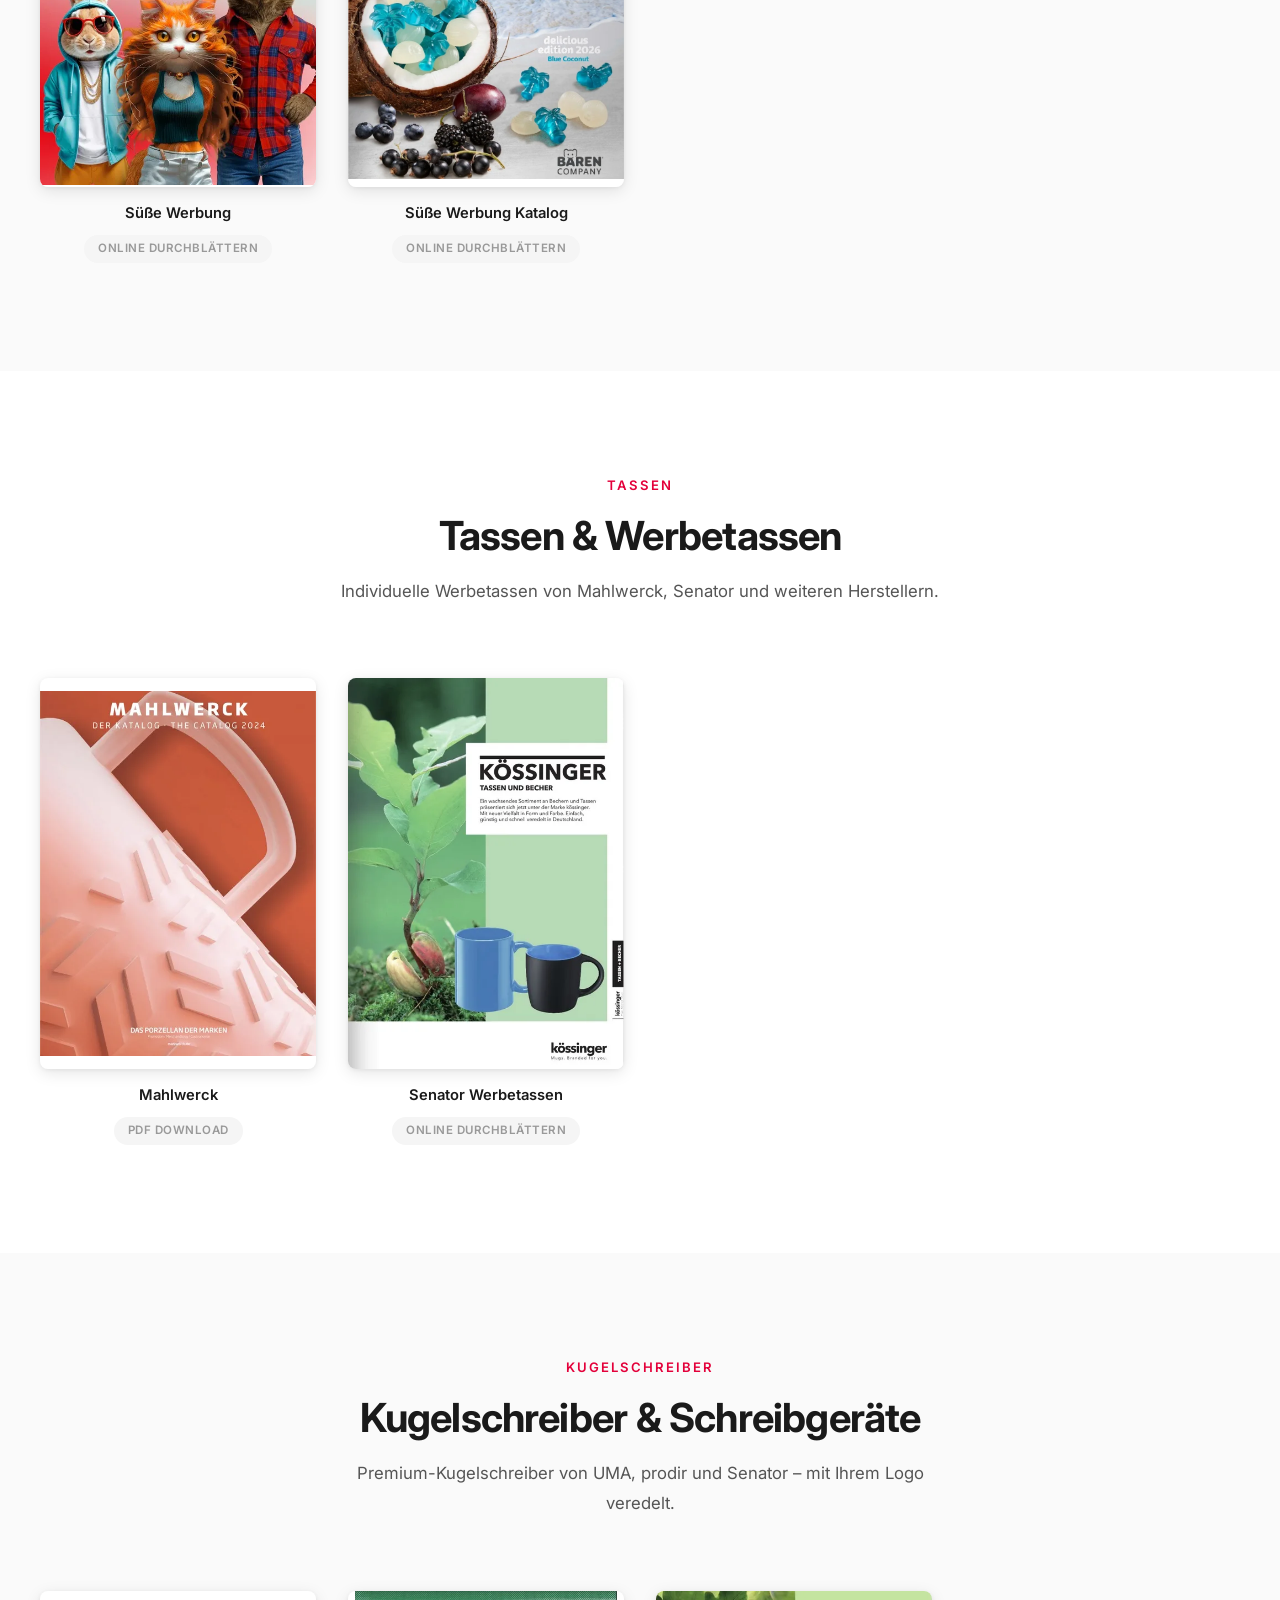
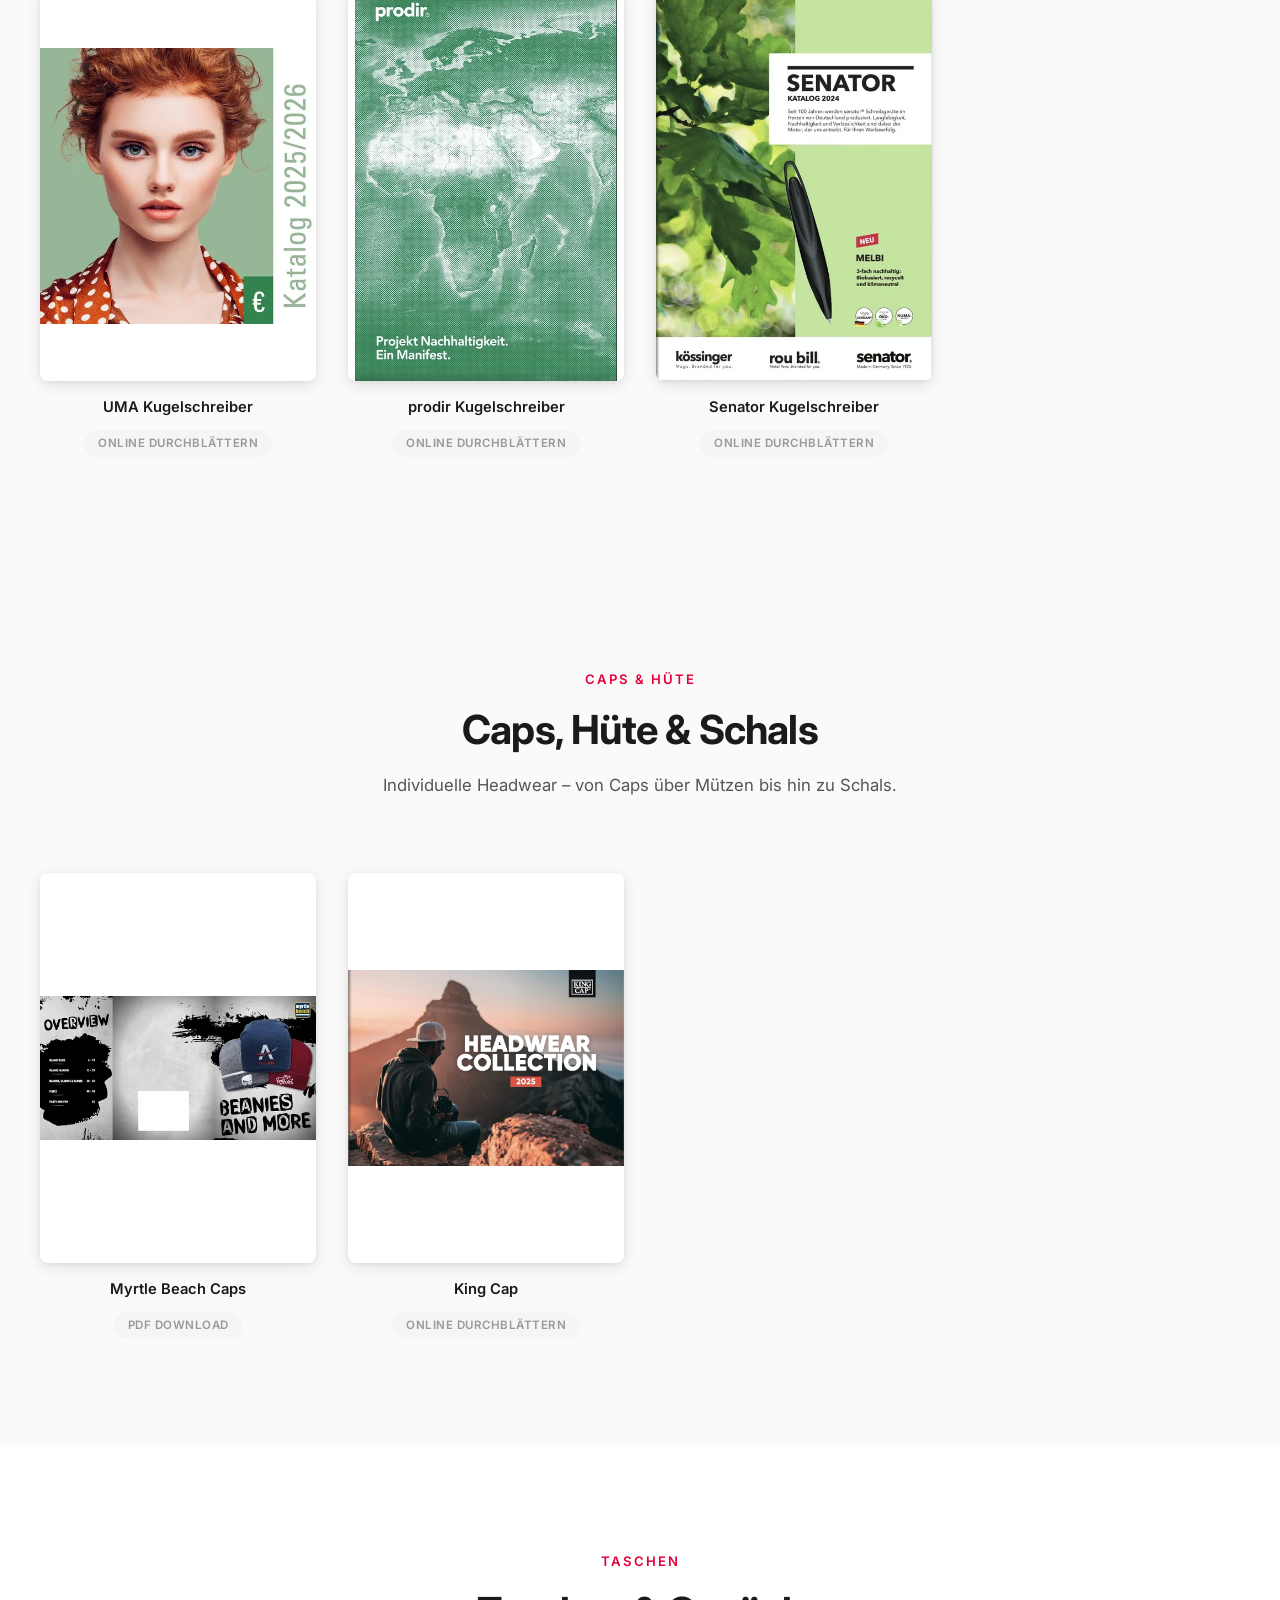
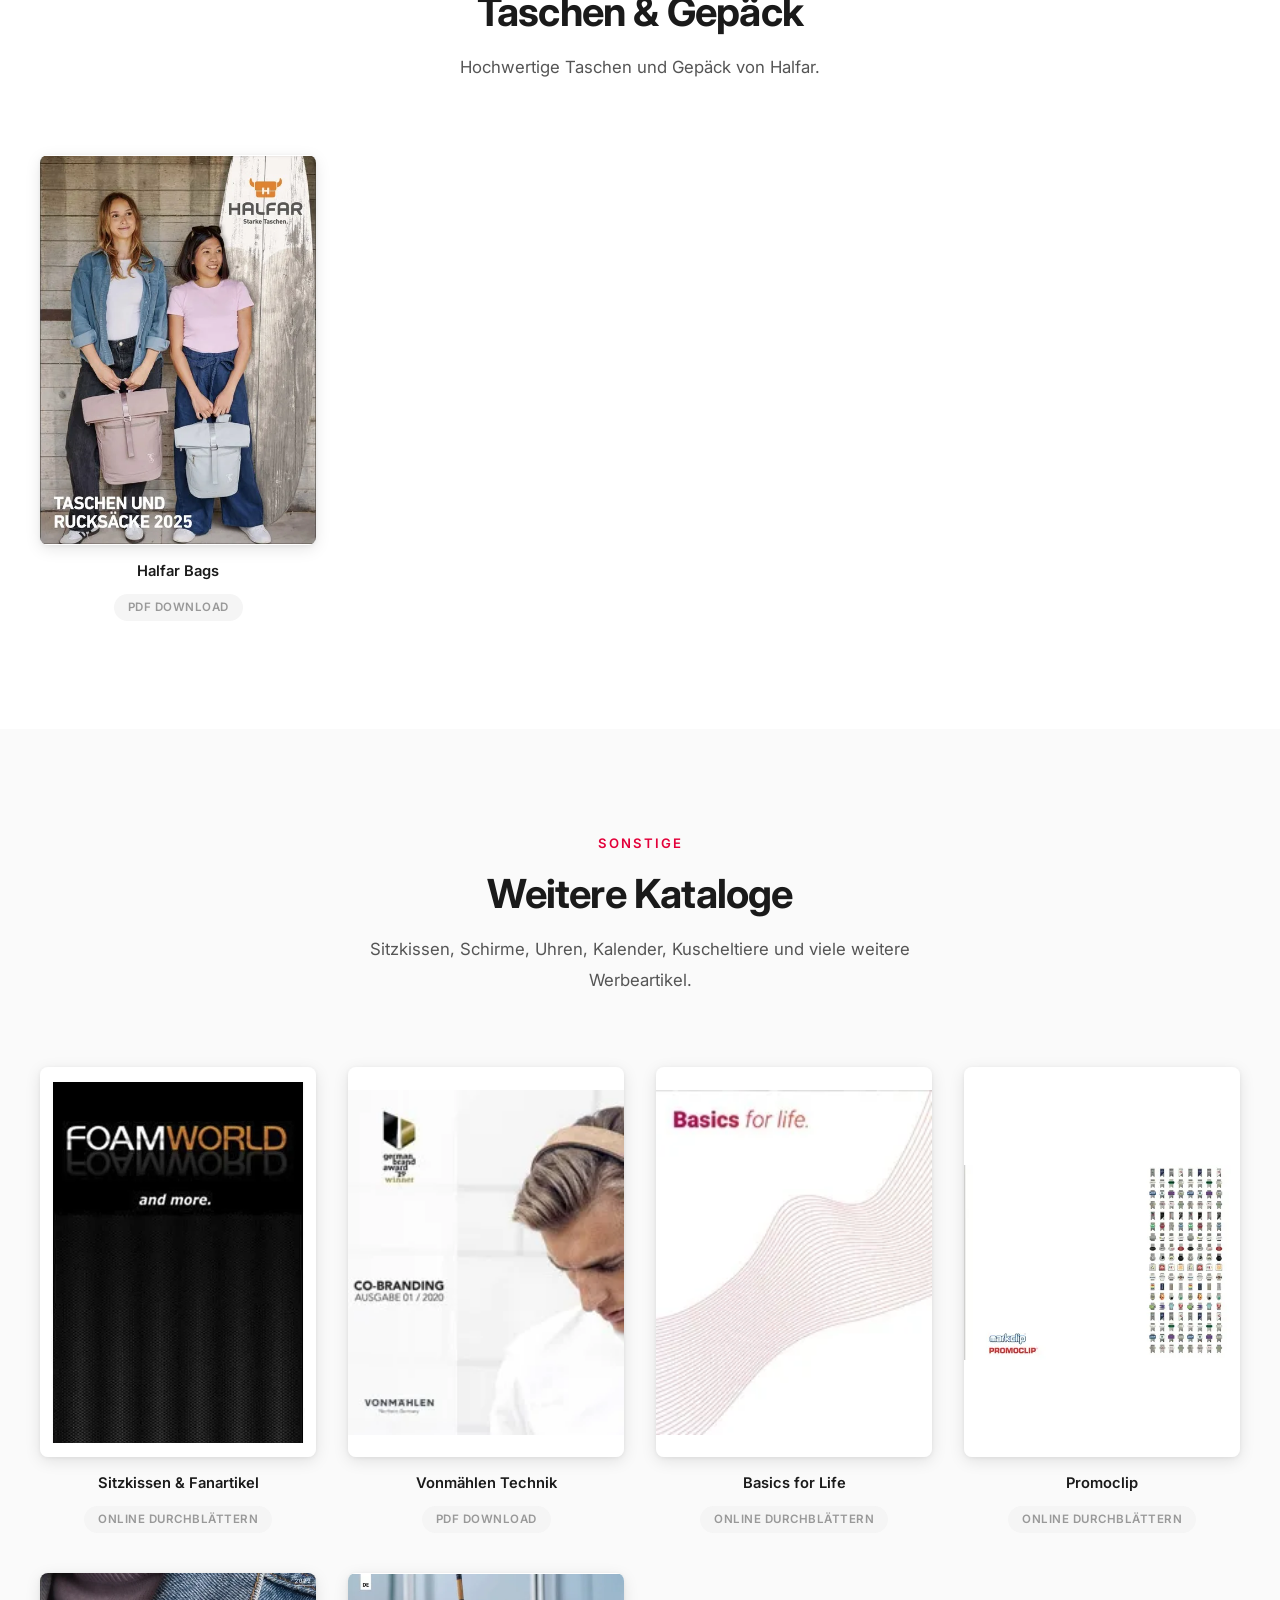
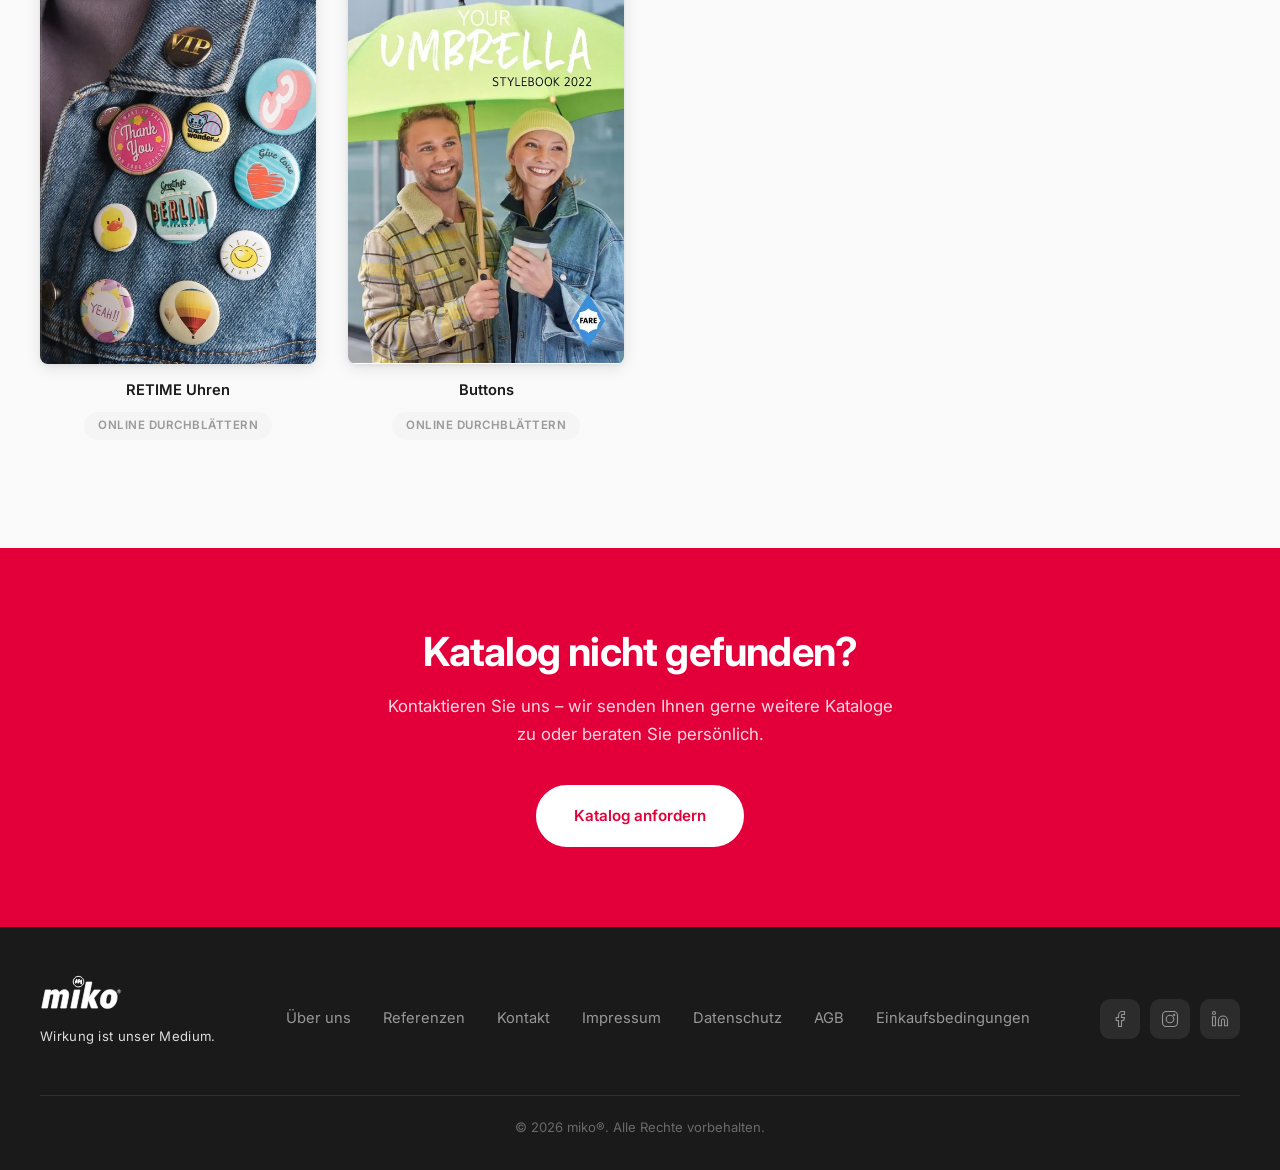
<file: kataloge.html>
<!DOCTYPE html>
<html lang="de">
<head>
  <meta charset="UTF-8">
  <meta name="viewport" content="width=device-width, initial-scale=1.0">
  <meta name="description" content="47 aktuelle Lieferantenkataloge in 12 Kategorien: Werbeartikel, Corporate Fashion, Arbeitskleidung, Sicherheitsschuhe, Sport und mehr – direkt durchblättern.">
  <title>Werbeartikel- & Textilkataloge 2026 ansehen | miko®</title>
  <link rel="preconnect" href="https://fonts.googleapis.com">
  <link rel="preconnect" href="https://fonts.gstatic.com" crossorigin>
  <link href="https://fonts.googleapis.com/css2?family=Inter:wght@400;500;600;700;800&display=swap" rel="stylesheet">
  <link rel="stylesheet" href="assets/css/style.css">
  <link rel="icon" href="assets/img/favicon.ico" sizes="any">
  <link rel="icon" href="assets/img/favicon.png" type="image/png" sizes="32x32">
  <link rel="apple-touch-icon" href="assets/img/apple-touch-icon.png">
  <link rel="canonical" href="https://miko-online.com/kataloge.html">
  <meta property="og:type" content="website">
  <meta property="og:site_name" content="miko® GmbH">
  <meta property="og:locale" content="de_DE">
  <meta property="og:title" content="Werbeartikel- & Textilkataloge 2026 ansehen | miko®">
  <meta property="og:description" content="47 aktuelle Lieferantenkataloge in 12 Kategorien: Werbeartikel, Corporate Fashion, Arbeitskleidung, Sicherheitsschuhe, Sport und mehr – direkt durchblättern.">
  <meta property="og:url" content="https://miko-online.com/kataloge.html">
  <meta property="og:image" content="https://miko-online.com/assets/img/og-image.jpg">
  <meta name="twitter:card" content="summary_large_image">
  <meta name="twitter:title" content="Werbeartikel- & Textilkataloge 2026 ansehen | miko®">
  <meta name="twitter:description" content="47 aktuelle Lieferantenkataloge in 12 Kategorien: Werbeartikel, Corporate Fashion, Arbeitskleidung, Sicherheitsschuhe, Sport und mehr – direkt durchblättern.">
  <meta name="twitter:image" content="https://miko-online.com/assets/img/og-image.jpg">
</head>
<body>

  <!-- HEADER -->
  <header class="header" id="header">
    <div class="container header-main">
      <a href="index.html" class="logo">
        <img fetchpriority="high" decoding="async" src="assets/img/miko-logo.svg" alt="miko® GmbH">
      </a>
      <nav>
        <ul class="nav-links" id="navLinks">
          <li><a href="index.html" class="nav-home" aria-label="Startseite"><svg viewBox="0 0 24 24" style="width:20px;height:20px" fill="var(--red)" stroke="none"><path d="M12 3L2 12h3v8h6v-6h2v6h6v-8h3L12 3z"/></svg></a></li>
          <li><a href="index.html#ueber-uns">Über uns</a></li>
          <li class="nav-dropdown">
            <button class="nav-dropdown-toggle">Sortiment <svg viewBox="0 0 24 24" fill="none" stroke="currentColor" stroke-width="2.5" stroke-linecap="round" stroke-linejoin="round"><path d="M6 9l6 6 6-6"/></svg></button>
            <div class="nav-dropdown-menu">
              <div class="nav-dropdown-menu-inner">
                <a href="werbeartikel.html">Werbeartikel & Merchandise</a>
                <a href="corporate-fashion.html">Corporate Fashion</a>
                <a href="caps.html">Caps & Mützen</a>
                <a href="arbeitskleidung.html">Arbeitskleidung</a>
                <a href="sonderanfertigungen.html">Sonderanfertigungen</a>
              </div>
            </div>
          </li>
          <li><a href="kataloge.html" class="active">Kataloge</a></li>
          <li><a href="referenzen.html">Referenzen</a></li>
          <li><a href="https://www.intrastore.de/" target="_blank" rel="noopener">IntraStore</a></li>
          <li class="nav-shops">
            <a href="https://www.hakroshop.com" target="_blank" rel="noopener" class="btn-shop-ghost">Hakro-Shop</a>
            <a href="https://www.miko-shop.com/" target="_blank" rel="noopener" class="btn btn-red">Webshop</a>
          </li>
        </ul>
      </nav>
      <button class="nav-toggle" id="navToggle" aria-label="Menü öffnen">
        <span></span><span></span><span></span>
      </button>
    </div>
  </header>

  <!-- HERO -->
  <section class="hero" style="min-height: auto; display: flex; align-items: center; padding: 120px 0 40px;">
    <div class="container">
      <div class="hero-content">
        <div class="hero-badge">Kataloge · Look-Ins · Blätterkataloge</div>
        <h1>Kataloge / Look-In</h1>
        <p>Stöbern Sie in den aktuellen Katalogen unserer Partner und Lieferanten. Von Werbeartikeln über Textilien bis hin zu Arbeitskleidung und Arbeitsschuhen – online durchblättern oder kostenlos bestellen.</p>
      </div>
    </div>
  </section>

  <!-- KATALOG-NAVIGATION -->
  <div class="stats-bar" style="padding: 24px 0;">
    <div class="container">
      <div class="katalog-nav">
        <a href="#weihnachten" class="katalog-nav-item">Weihnachten</a>
        <a href="#werbeartikel" class="katalog-nav-item">Werbeartikel</a>
        <a href="#textilien" class="katalog-nav-item">Textilien</a>
        <a href="#arbeitskleidung" class="katalog-nav-item">Arbeitskleidung</a>
        <a href="#arbeitsschuhe" class="katalog-nav-item">Arbeitsschuhe</a>
        <a href="#gastro" class="katalog-nav-item">Gastrobekleidung</a>
        <a href="#sport" class="katalog-nav-item">Sport & Golf</a>
        <a href="#suesse-werbung" class="katalog-nav-item">Süße Werbung</a>
        <a href="#tassen" class="katalog-nav-item">Tassen</a>
        <a href="#kugelschreiber" class="katalog-nav-item">Kugelschreiber</a>
        <a href="#caps" class="katalog-nav-item">Caps & Hüte</a>
        <a href="#taschen" class="katalog-nav-item">Taschen</a>
        <a href="#sonstige" class="katalog-nav-item">Sonstige</a>
      </div>
    </div>
  </div>

  <!-- WEIHNACHTEN & JAHRESENDE -->
  <section class="section section-gray" id="weihnachten">
    <div class="container">
      <div class="section-header">
        <span class="section-tag">Weihnachten & Jahresende</span>
        <h2>Weihnachts- & Jahresendkataloge 2026</h2>
        <p>Geschenkideen für Kunden und Mitarbeiter zum Jahresende – die aktuellen Winter- und Weihnachtsneuheiten unserer Partner.</p>
      </div>
      <div class="katalog-grid">
        <a href="https://viewer.xdcollection.com/winter/de/eur/2026/" target="_blank" rel="noopener" class="katalog-card">
          <div class="katalog-cover"><img loading="lazy" decoding="async" src="assets/img/kataloge/2026/winter_collection_2026.webp" alt="Winter Collection 2026"></div>
          <div class="katalog-info"><h3>Winter Collection 2026</h3><span class="katalog-badge">Online durchblättern</span></div>
        </a>
        <a href="https://www.flipsnack.com/9FA75F58B7A/pf-concept-new-products-end-of-year-2026-guide-german" target="_blank" rel="noopener" class="katalog-card">
          <div class="katalog-cover"><img loading="lazy" decoding="async" src="assets/img/kataloge/2026/new_products_eoy_2026.webp" alt="New Products End of Year"></div>
          <div class="katalog-info"><h3>New Products End of Year</h3><span class="katalog-badge">Online durchblättern</span></div>
        </a>
        <a href="https://view.publitas.com/md-de/26-eoy-catalogue_ger_eur/page/1" target="_blank" rel="noopener" class="katalog-card">
          <div class="katalog-cover"><img loading="lazy" decoding="async" src="assets/img/kataloge/2026/morethangifts_eoy_2026.webp" alt="More than Gifts – End of Year"></div>
          <div class="katalog-info"><h3>More than Gifts – End of Year</h3><span class="katalog-badge">Online durchblättern</span></div>
        </a>
        <a href="https://data.promotray.de/seasonal_news/kataloge_online/german/index.html#p=1" target="_blank" rel="noopener" class="katalog-card">
          <div class="katalog-cover"><img loading="lazy" decoding="async" src="assets/img/kataloge/2026/seasonal_news_2026.webp" alt="Seasonal News"></div>
          <div class="katalog-info"><h3>Seasonal News</h3><span class="katalog-badge">Online durchblättern</span></div>
        </a>
      </div>
    </div>
  </section>

  <!-- WERBEARTIKEL VOLLSORTIMENT -->
  <section class="section" id="werbeartikel">
    <div class="container">
      <div class="section-header">
        <span class="section-tag">Werbeartikel</span>
        <h2>Vollsortiment Werbeartikel</h2>
        <p>Entdecken Sie die gesamte Bandbreite an Werbeartikeln – von klassischen Give-Aways bis zu exklusiven Sonderanfertigungen.</p>
      </div>
      <div class="katalog-grid">
        <a href="https://www.flipsnack.com/9FA75F58B7A/your-inspiration-guide-2026-german-prices-non-branded" target="_blank" rel="noopener" class="katalog-card">
          <div class="katalog-cover"><img loading="lazy" decoding="async" src="assets/img/kataloge/2026/your_inspiration.webp" alt="Your Inspiration"></div>
          <div class="katalog-info"><h3>Your Inspiration</h3><span class="katalog-badge">Online durchblättern</span></div>
        </a>
        <a href="https://viewer.xdcollection.com/main/de/eur/2026/" target="_blank" rel="noopener" class="katalog-card">
          <div class="katalog-cover"><img loading="lazy" decoding="async" src="assets/img/kataloge/2026/the_collection_xd.webp" alt="The Collection"></div>
          <div class="katalog-info"><h3>The Collection</h3><span class="katalog-badge">Online durchblättern</span></div>
        </a>
        <a href="https://issuu.com/toppoint/docs/the_collection_26_-_de?fr=xKAE9_zMzMw" target="_blank" rel="noopener" class="katalog-card">
          <div class="katalog-cover"><img loading="lazy" decoding="async" src="assets/img/kataloge/2026/the_collection_tp.webp" alt="The Collection"></div>
          <div class="katalog-info"><h3>The Collection</h3><span class="katalog-badge">Online durchblättern</span></div>
        </a>
        <a href="https://view.publitas.com/md-de/gifts_ger_eur_1/page/1" target="_blank" rel="noopener" class="katalog-card">
          <div class="katalog-cover"><img loading="lazy" decoding="async" src="assets/img/kataloge/2026/morethangifts_2026.webp" alt="More than Gifts"></div>
          <div class="katalog-info"><h3>More than Gifts</h3><span class="katalog-badge">Online durchblättern</span></div>
        </a>
        <a href="https://viewer.ipaper.io/CL/catalogue-2026/de/?page=1" target="_blank" rel="noopener" class="katalog-card">
          <div class="katalog-cover"><img loading="lazy" decoding="async" src="assets/img/kataloge/2026/cl_collection_2026.webp" alt="CL Collection"></div>
          <div class="katalog-info"><h3>CL Collection</h3><span class="katalog-badge">Online durchblättern</span></div>
        </a>
        <a href="https://data.promotray.de/lookin/kataloge_online/german/index.html" target="_blank" rel="noopener" class="katalog-card">
          <div class="katalog-cover"><img loading="lazy" decoding="async" src="assets/img/kataloge/2026/nachhaltige_wa_2026.webp" alt="Nachhaltige Werbeartikel"></div>
          <div class="katalog-info"><h3>Nachhaltige Werbeartikel</h3><span class="katalog-badge">Online durchblättern</span></div>
        </a>
        <a href="downloads/miko_sonderanfertigungen.pdf" target="_blank" rel="noopener" class="katalog-card">
          <div class="katalog-cover"><img loading="lazy" decoding="async" src="assets/img/kataloge/2026/sonderanfertigungen.webp" alt="Your Choice – Sonderanfertigungen"></div>
          <div class="katalog-info"><h3>Your Choice – Sonderanfertigungen</h3><span class="katalog-badge">PDF Download</span></div>
        </a>
      </div>
    </div>
  </section>

  <!-- TEXTILIEN & CORPORATE FASHION -->
  <section class="section section-gray" id="textilien">
    <div class="container">
      <div class="section-header">
        <span class="section-tag">Textilien</span>
        <h2>Textilien & Corporate Fashion</h2>
        <p>Hochwertige Bekleidung für Unternehmen – von namhaften Marken wie Hakro, Nimbus, James & Nicholson und vielen mehr.</p>
      </div>
      <div class="katalog-grid">
        <a href="https://www-2019-prod.cdn.hakro.com/Produktkatalog_DE-EUR_210x275_RZ_050_251207.pdf" target="_blank" rel="noopener" class="katalog-card">
          <div class="katalog-cover"><img loading="lazy" decoding="async" src="assets/img/kataloge/2026/hakro_2026.webp" alt="Hakro"></div>
          <div class="katalog-info"><h3>Hakro</h3><span class="katalog-badge">PDF Download</span></div>
        </a>
        <a href="https://miko.alltextiles.eu" target="_blank" rel="noopener" class="katalog-card">
          <div class="katalog-cover"><img loading="lazy" decoding="async" src="assets/img/kataloge/2026/promotion_textilien.webp" alt="Promotion Textilien"></div>
          <div class="katalog-info"><h3>Promotion Textilien</h3><span class="katalog-badge">Online durchblättern</span></div>
        </a>
        <a href="https://viewer.ipaper.io/nimbus/season-2025/winter-journal/winter-journal-de/" target="_blank" rel="noopener" class="katalog-card">
          <div class="katalog-cover"><img loading="lazy" decoding="async" src="assets/img/kataloge/2026/nimbus_winter.webp" alt="Nimbus Winter"></div>
          <div class="katalog-info"><h3>Nimbus Winter</h3><span class="katalog-badge">Online durchblättern</span></div>
        </a>
        <a href="downloads/DE-Daiber_Main_2026_web.pdf" target="_blank" rel="noopener" class="katalog-card">
          <div class="katalog-cover"><img loading="lazy" decoding="async" src="assets/img/kataloge/2026/daiber_2026.webp" alt="James & Nicholson"></div>
          <div class="katalog-info"><h3>James & Nicholson</h3><span class="katalog-badge">PDF Download</span></div>
        </a>
        <a href="https://viewer.joomag.com/clique-2025-german/0396265001736853897?short&" target="_blank" rel="noopener" class="katalog-card">
          <div class="katalog-cover"><img loading="lazy" decoding="async" src="assets/img/kataloge/2026/clique.webp" alt="Clique"></div>
          <div class="katalog-info"><h3>Clique</h3><span class="katalog-badge">Online durchblättern</span></div>
        </a>
        <a href="https://greiff.de/katalog/#greiff-katalog-de/1" target="_blank" rel="noopener" class="katalog-card">
          <div class="katalog-cover"><img loading="lazy" decoding="async" src="assets/img/kataloge/2026/greiff_gastro.webp" alt="Greiff Corporate"></div>
          <div class="katalog-info"><h3>Greiff Corporate</h3><span class="katalog-badge">Online durchblättern</span></div>
        </a>
        <a href="https://cdn.jako.de/userdata/files/blaetterkatalog/CTW_2026_DE/" target="_blank" rel="noopener" class="katalog-card">
          <div class="katalog-cover"><img loading="lazy" decoding="async" src="assets/img/kataloge/2026/jako_cf.webp" alt="JAKO Corporate Fashion"></div>
          <div class="katalog-info"><h3>JAKO Corporate Fashion</h3><span class="katalog-badge">Online durchblättern</span></div>
        </a>
      </div>
    </div>
  </section>

  <!-- ARBEITSKLEIDUNG -->
  <section class="section" id="arbeitskleidung">
    <div class="container">
      <div class="section-header">
        <span class="section-tag">Arbeitskleidung</span>
        <h2>Arbeitskleidung & Berufskleidung</h2>
        <p>Professionelle Arbeitskleidung von führenden Herstellern wie Mascot, FHB, BP, Bläkläder und weiteren.</p>
      </div>
      <div class="katalog-grid">
        <a href="https://www-2019-prod.cdn.hakro.com/Produktkatalog_DE-EUR_210x275_RZ_050_251207.pdf" target="_blank" rel="noopener" class="katalog-card">
          <div class="katalog-cover"><img loading="lazy" decoding="async" src="assets/img/kataloge/2026/hakro_2026.webp" alt="Hakro"></div>
          <div class="katalog-info"><h3>Hakro</h3><span class="katalog-badge">PDF Download</span></div>
        </a>
        <a href="https://papers.mascot.dk/mascot/de/assortmentguide/?page=1" target="_blank" rel="noopener" class="katalog-card">
          <div class="katalog-cover"><img loading="lazy" decoding="async" src="assets/img/kataloge/2026/mascot.webp" alt="Mascot Gesamtkatalog"></div>
          <div class="katalog-info"><h3>Mascot Gesamtkatalog</h3><span class="katalog-badge">Online durchblättern</span></div>
        </a>
        <a href="https://papers.mascot.dk/mascot/de/safebrochure/" target="_blank" rel="noopener" class="katalog-card">
          <div class="katalog-cover"><img loading="lazy" decoding="async" src="assets/img/kataloge/2026/mascot_warn.webp" alt="Mascot Warnschutzkleidung"></div>
          <div class="katalog-info"><h3>Mascot Warnschutzkleidung</h3><span class="katalog-badge">Online durchblättern</span></div>
        </a>
        <a href="https://online.flippingbook.com/view/926981639/" target="_blank" rel="noopener" class="katalog-card">
          <div class="katalog-cover"><img loading="lazy" decoding="async" src="assets/img/kataloge/2026/fhb.webp" alt="FHB"></div>
          <div class="katalog-info"><h3>FHB</h3><span class="katalog-badge">Online durchblättern</span></div>
        </a>
        <a href="https://www.bp-online.com/de-de/service/kataloge/" target="_blank" rel="noopener" class="katalog-card">
          <div class="katalog-cover"><img loading="lazy" decoding="async" src="assets/img/kataloge/2026/bp.webp" alt="BP Arbeitskleidung"></div>
          <div class="katalog-info"><h3>BP Arbeitskleidung</h3><span class="katalog-badge">Online durchblättern</span></div>
        </a>
        <a href="https://view.taiqa.com/blaklader/catalogue2025deat#/page=1" target="_blank" rel="noopener" class="katalog-card">
          <div class="katalog-cover"><img loading="lazy" decoding="async" src="assets/img/kataloge/2026/blaklader_2026.webp" alt="Bläkläder"></div>
          <div class="katalog-info"><h3>Bläkläder</h3><span class="katalog-badge">Online durchblättern</span></div>
        </a>
        <a href="downloads/DE_HB_Gesamtkatalog_2026_Einzelseiten.pdf" target="_blank" rel="noopener" class="katalog-card">
          <div class="katalog-cover"><img loading="lazy" decoding="async" src="assets/img/kataloge/2026/hb_2026.webp" alt="HB"></div>
          <div class="katalog-info"><h3>HB</h3><span class="katalog-badge">PDF Download</span></div>
        </a>
        <a href="https://greiff.de/katalog/#greiff-katalog-de/1" target="_blank" rel="noopener" class="katalog-card">
          <div class="katalog-cover"><img loading="lazy" decoding="async" src="assets/img/kataloge/2026/greiff.webp" alt="Greiff Care"></div>
          <div class="katalog-info"><h3>Greiff Care</h3><span class="katalog-badge">Online durchblättern</span></div>
        </a>
      </div>
    </div>
  </section>

  <!-- ARBEITSSCHUHE -->
  <section class="section section-gray" id="arbeitsschuhe">
    <div class="container">
      <div class="section-header">
        <span class="section-tag">Arbeitsschuhe</span>
        <h2>Sicherheitsschuhe & Arbeitsschuhe</h2>
        <p>Hochwertige Sicherheitsschuhe von Elten und Atlas – für maximalen Schutz und Komfort.</p>
      </div>
      <div class="katalog-grid">
        <a href="https://elten.com/wir-ueber-uns/downloadcenter/" target="_blank" rel="noopener" class="katalog-card">
          <div class="katalog-cover"><img loading="lazy" decoding="async" src="assets/img/kataloge/2026/elten.webp" alt="Elten Collection"></div>
          <div class="katalog-info"><h3>Elten Collection</h3><span class="katalog-badge">Online durchblättern</span></div>
        </a>
        <a href="https://www.atlasschuhe.de/hauptkatalog/#p=1" target="_blank" rel="noopener" class="katalog-card">
          <div class="katalog-cover"><img loading="lazy" decoding="async" src="assets/img/kataloge/2026/atlas.webp" alt="Atlas Sicherheitsschuhe"></div>
          <div class="katalog-info"><h3>Atlas Sicherheitsschuhe</h3><span class="katalog-badge">Online durchblättern</span></div>
        </a>
      </div>
    </div>
  </section>

  <!-- GASTROBEKLEIDUNG -->
  <section class="section" id="gastro">
    <div class="container">
      <div class="section-header">
        <span class="section-tag">Gastrobekleidung</span>
        <h2>Gastro- & Servicebekleidung</h2>
        <p>Professionelle Bekleidung für Gastronomie und Hotellerie.</p>
      </div>
      <div class="katalog-grid">
        <a href="https://greiff.de/katalog/#greiff-katalog-de/1" target="_blank" rel="noopener" class="katalog-card">
          <div class="katalog-cover"><img loading="lazy" decoding="async" src="assets/img/kataloge/2026/greiff_gastro.webp" alt="Greiff Gastro"></div>
          <div class="katalog-info"><h3>Greiff Gastro</h3><span class="katalog-badge">Online durchblättern</span></div>
        </a>
      </div>
    </div>
  </section>

  <!-- SPORT & GOLF -->
  <section class="section section-gray" id="sport">
    <div class="container">
      <div class="section-header">
        <span class="section-tag">Sport & Golf</span>
        <h2>Sport- & Golfbekleidung</h2>
        <p>Hochwertige Sport-, Team- und Golfbekleidung von JAKO, Craft, Cutter & Buck und mehr.</p>
      </div>
      <div class="katalog-grid">
        <a href="https://cdn.jako.de/userdata/files/blaetterkatalog/TS_2026_DE/" target="_blank" rel="noopener" class="katalog-card">
          <div class="katalog-cover"><img loading="lazy" decoding="async" src="assets/img/kataloge/2026/jako_ts.webp" alt="JAKO Teamsport"></div>
          <div class="katalog-info"><h3>JAKO Teamsport</h3><span class="katalog-badge">Online durchblättern</span></div>
        </a>
        <a href="https://issuu.com/nptryk/docs/craft_2026_katalog_-_made_with_sports_dna" target="_blank" rel="noopener" class="katalog-card">
          <div class="katalog-cover"><img loading="lazy" decoding="async" src="assets/img/kataloge/2026/craft_active_2026.webp" alt="Craft Active Sportswear"></div>
          <div class="katalog-info"><h3>Craft Active Sportswear</h3><span class="katalog-badge">Online durchblättern</span></div>
        </a>
        <a href="https://viewer.joomag.com/craft-teamwear-2026-ger/0055969001764070153?short&" target="_blank" rel="noopener" class="katalog-card">
          <div class="katalog-cover"><img loading="lazy" decoding="async" src="assets/img/kataloge/2026/craft_teamwear.webp" alt="Craft Teamkleidung"></div>
          <div class="katalog-info"><h3>Craft Teamkleidung</h3><span class="katalog-badge">Online durchblättern</span></div>
        </a>
        <a href="https://viewer.joomag.com/cutter-buck-spring-summer-2026/0584047001504257879?short&" target="_blank" rel="noopener" class="katalog-card">
          <div class="katalog-cover"><img loading="lazy" decoding="async" src="assets/img/kataloge/2026/cb_fs.webp" alt="Cutter & Buck"></div>
          <div class="katalog-info"><h3>Cutter & Buck</h3><span class="katalog-badge">Online durchblättern</span></div>
        </a>
        <a href="downloads/miko-golf-DE-mail.pdf" target="_blank" rel="noopener" class="katalog-card">
          <div class="katalog-cover"><img loading="lazy" decoding="async" src="assets/img/kataloge/2026/miko_golf.webp" alt="miko Golf"></div>
          <div class="katalog-info"><h3>miko® Golf</h3><span class="katalog-badge">PDF Download</span></div>
        </a>
      </div>
    </div>
  </section>

  <!-- SÜSSE WERBEMITTEL -->
  <section class="section section-gray" id="suesse-werbung">
    <div class="container">
      <div class="section-header">
        <span class="section-tag">Süße Werbung</span>
        <h2>Süße Werbemittel</h2>
        <p>Süße Werbegeschenke – individuell bedruckt und immer ein Highlight.</p>
      </div>
      <div class="katalog-grid">
        <a href="https://katalog.werbesuessigkeiten.de/HKNT_DE/" target="_blank" rel="noopener" class="katalog-card">
          <div class="katalog-cover"><img loading="lazy" decoding="async" src="assets/img/kataloge/2026/suesse_werbung.webp" alt="Süße Werbung"></div>
          <div class="katalog-info"><h3>Süße Werbung</h3><span class="katalog-badge">Online durchblättern</span></div>
        </a>
        <a href="https://werbeartikel-kataloge.de/sw25/?catalog=ksw" target="_blank" rel="noopener" class="katalog-card">
          <div class="katalog-cover"><img loading="lazy" decoding="async" src="assets/img/kataloge/2026/suesse_werbung_2026.webp" alt="Süße Werbung Katalog"></div>
          <div class="katalog-info"><h3>Süße Werbung Katalog</h3><span class="katalog-badge">Online durchblättern</span></div>
        </a>
      </div>
    </div>
  </section>

  <!-- TASSEN -->
  <section class="section" id="tassen">
    <div class="container">
      <div class="section-header">
        <span class="section-tag">Tassen</span>
        <h2>Tassen & Werbetassen</h2>
        <p>Individuelle Werbetassen von Mahlwerck, Senator und weiteren Herstellern.</p>
      </div>
      <div class="katalog-grid">
        <a href="https://www.dropbox.com/scl/fi/l0t78rmdhpnrm4dubmoun/Katalog-2025_deu-engl_ANSICHT.pdf?rlkey=l2tws15rdkltncsvzw3gqb797&e=1&st=rdm5fqrz&dl=0" target="_blank" rel="noopener" class="katalog-card">
          <div class="katalog-cover"><img loading="lazy" decoding="async" src="assets/img/kataloge/2026/mahlwerck.webp" alt="Mahlwerck"></div>
          <div class="katalog-info"><h3>Mahlwerck</h3><span class="katalog-badge">PDF Download</span></div>
        </a>
        <a href="https://public.senator.com/documents/DE-senator-katalog-deutsch/index.html" target="_blank" rel="noopener" class="katalog-card">
          <div class="katalog-cover"><img loading="lazy" decoding="async" src="assets/img/kataloge/2026/senator.webp" alt="Senator Werbetassen"></div>
          <div class="katalog-info"><h3>Senator Werbetassen</h3><span class="katalog-badge">Online durchblättern</span></div>
        </a>
      </div>
    </div>
  </section>

  <!-- KUGELSCHREIBER -->
  <section class="section section-gray" id="kugelschreiber">
    <div class="container">
      <div class="section-header">
        <span class="section-tag">Kugelschreiber</span>
        <h2>Kugelschreiber & Schreibgeräte</h2>
        <p>Premium-Kugelschreiber von UMA, prodir und Senator – mit Ihrem Logo veredelt.</p>
      </div>
      <div class="katalog-grid">
        <a href="https://katalog.uma-pen.com/index.php?catalog=uma_HK2025-26_2024_mP" target="_blank" rel="noopener" class="katalog-card">
          <div class="katalog-cover"><img loading="lazy" decoding="async" src="assets/img/kataloge/2026/uma.webp" alt="UMA Kugelschreiber"></div>
          <div class="katalog-info"><h3>UMA Kugelschreiber</h3><span class="katalog-badge">Online durchblättern</span></div>
        </a>
        <a href="https://www.prodir.com/de/schreibgerate" target="_blank" rel="noopener" class="katalog-card">
          <div class="katalog-cover"><img loading="lazy" decoding="async" src="assets/img/kataloge/2026/prodir.webp" alt="prodir Kugelschreiber"></div>
          <div class="katalog-info"><h3>prodir Kugelschreiber</h3><span class="katalog-badge">Online durchblättern</span></div>
        </a>
        <a href="https://public.senator.com/documents/DE-senator-katalog-deutsch/index.html" target="_blank" rel="noopener" class="katalog-card">
          <div class="katalog-cover"><img loading="lazy" decoding="async" src="assets/img/kataloge/2026/senator_ks.webp" alt="Senator Kugelschreiber"></div>
          <div class="katalog-info"><h3>Senator Kugelschreiber</h3><span class="katalog-badge">Online durchblättern</span></div>
        </a>
      </div>
    </div>
  </section>

  <!-- CAPS -->
  <section class="section section-gray" id="caps">
    <div class="container">
      <div class="section-header">
        <span class="section-tag">Caps & Hüte</span>
        <h2>Caps, Hüte & Schals</h2>
        <p>Individuelle Headwear – von Caps über Mützen bis hin zu Schals.</p>
      </div>
      <div class="katalog-grid">
        <a href="https://www.daiber.de/tiny/Catalogues/Caps_2021/NEW/CAPS_2021_DE_NEUTRAL.pdf" target="_blank" rel="noopener" class="katalog-card">
          <div class="katalog-cover"><img loading="lazy" decoding="async" src="assets/img/kataloge/2026/kingcap.webp" alt="Myrtle Beach Caps"></div>
          <div class="katalog-info"><h3>Myrtle Beach Caps</h3><span class="katalog-badge">PDF Download</span></div>
        </a>
        <a href="https://promoheadwear.nl/index_de.html" target="_blank" rel="noopener" class="katalog-card">
          <div class="katalog-cover"><img loading="lazy" decoding="async" src="assets/img/kataloge/2026/kingcap_2026.webp" alt="King Cap Headwear Collection"></div>
          <div class="katalog-info"><h3>King Cap</h3><span class="katalog-badge">Online durchblättern</span></div>
        </a>
      </div>
    </div>
  </section>

  <!-- TASCHEN -->
  <section class="section" id="taschen">
    <div class="container">
      <div class="section-header">
        <span class="section-tag">Taschen</span>
        <h2>Taschen & Gepäck</h2>
        <p>Hochwertige Taschen und Gepäck von Halfar.</p>
      </div>
      <div class="katalog-grid">
        <a href="https://de.halfar.com/media/c9/1e/20/1737101415/HAL241112-Kat25_DE+Preise_web_ohne_Adresse.pdf" target="_blank" rel="noopener" class="katalog-card">
          <div class="katalog-cover"><img loading="lazy" decoding="async" src="assets/img/kataloge/2026/halfar.webp" alt="Halfar Bags"></div>
          <div class="katalog-info"><h3>Halfar Bags</h3><span class="katalog-badge">PDF Download</span></div>
        </a>
      </div>
    </div>
  </section>

  <!-- SONSTIGE -->
  <section class="section section-gray" id="sonstige">
    <div class="container">
      <div class="section-header">
        <span class="section-tag">Sonstige</span>
        <h2>Weitere Kataloge</h2>
        <p>Sitzkissen, Schirme, Uhren, Kalender, Kuscheltiere und viele weitere Werbeartikel.</p>
      </div>
      <div class="katalog-grid">
        <a href="https://www.bwsfoam.com/katalog/index.html#page/1" target="_blank" rel="noopener" class="katalog-card">
          <div class="katalog-cover"><img loading="lazy" decoding="async" src="assets/img/kataloge/2026/sitzkissen.webp" alt="Sitzkissen & Fanartikel"></div>
          <div class="katalog-info"><h3>Sitzkissen & Fanartikel</h3><span class="katalog-badge">Online durchblättern</span></div>
        </a>
        <a href="https://assets.vonmaehlen.com/pdf/dew/Vonmaehlen_Co-Branding_Imagebroschuere.pdf" target="_blank" rel="noopener" class="katalog-card">
          <div class="katalog-cover"><img loading="lazy" decoding="async" src="assets/img/kataloge/2026/vonmaehlen.webp" alt="Vonmählen Technik"></div>
          <div class="katalog-info"><h3>Vonmählen Technik</h3><span class="katalog-badge">PDF Download</span></div>
        </a>
        <a href="http://www.werbemittelhersteller.com/onlinekatalog/basics/de/page_1.html" target="_blank" rel="noopener" class="katalog-card">
          <div class="katalog-cover"><img loading="lazy" decoding="async" src="assets/img/kataloge/2026/basics.webp" alt="Basics for Life"></div>
          <div class="katalog-info"><h3>Basics for Life</h3><span class="katalog-badge">Online durchblättern</span></div>
        </a>
        <a href="https://promocorp.com/flipbook/clipfactory/index_nl.html" target="_blank" rel="noopener" class="katalog-card">
          <div class="katalog-cover"><img loading="lazy" decoding="async" src="assets/img/kataloge/2026/promoclip.webp" alt="Promoclip"></div>
          <div class="katalog-info"><h3>Promoclip</h3><span class="katalog-badge">Online durchblättern</span></div>
        </a>
        <a href="https://gallery.reflects.de/onlinekatalog/RETIME_Workbook_DE/2/" target="_blank" rel="noopener" class="katalog-card">
          <div class="katalog-cover"><img loading="lazy" decoding="async" src="assets/img/kataloge/2026/retime.webp" alt="RETIME Uhren"></div>
          <div class="katalog-info"><h3>RETIME Uhren</h3><span class="katalog-badge">Online durchblättern</span></div>
        </a>
        <a href="https://buttonmaker.nl/flipbook/DE/" target="_blank" rel="noopener" class="katalog-card">
          <div class="katalog-cover"><img loading="lazy" decoding="async" src="assets/img/kataloge/2026/buttons.webp" alt="Buttons"></div>
          <div class="katalog-info"><h3>Buttons</h3><span class="katalog-badge">Online durchblättern</span></div>
        </a>
      </div>
    </div>
  </section>

  <!-- KATALOGBESTELLUNG -->
  <section class="cta-section">
    <div class="container">
      <h2>Katalog nicht gefunden?</h2>
      <p>Kontaktieren Sie uns – wir senden Ihnen gerne weitere Kataloge zu oder beraten Sie persönlich.</p>
      <a href="index.html#kontakt" class="btn btn-white-on-red">Katalog anfordern</a>
    </div>
  </section>

  <!-- FOOTER -->
  <footer class="footer">
    <div class="container">
      <div class="footer-inner">
      <div class="footer-row">
        <div class="footer-logo">
          <img loading="lazy" decoding="async" src="assets/img/miko-logo.svg" alt="miko® GmbH">
          <p class="footer-claim">Wirkung ist unser Medium.</p>
        </div>
        <nav class="footer-nav">
          <a href="index.html#ueber-uns">Über uns</a>
          <a href="referenzen.html">Referenzen</a>
          <a href="index.html#kontakt">Kontakt</a>
          <a href="impressum.html">Impressum</a>
          <a href="datenschutz.html">Datenschutz</a>
          <a href="agb.html">AGB</a>
          <a href="einkaufsbedingungen.html">Einkaufsbedingungen</a>
        </nav>
        <div class="footer-socials">
          <a href="https://www.facebook.com/mikoshopcom/" target="_blank" rel="noopener" aria-label="Facebook">
            <svg viewBox="0 0 24 24" fill="none" stroke="currentColor" stroke-width="1.5" stroke-linecap="round" stroke-linejoin="round"><path d="M18 2h-3a5 5 0 0 0-5 5v3H7v4h3v8h4v-8h3l1-4h-4V7a1 1 0 0 1 1-1h3z"/></svg>
          </a>
          <a href="https://www.instagram.com/mikoshopcom/" target="_blank" rel="noopener" aria-label="Instagram">
            <svg viewBox="0 0 24 24" fill="none" stroke="currentColor" stroke-width="1.5" stroke-linecap="round" stroke-linejoin="round"><rect x="2" y="2" width="20" height="20" rx="5"/><circle cx="12" cy="12" r="5"/><circle cx="17.5" cy="6.5" r="1.5" fill="currentColor" stroke="none"/></svg>
          </a>
          <a href="https://de.linkedin.com/company/miko-handel-u-service-agentur" target="_blank" rel="noopener" aria-label="LinkedIn">
            <svg viewBox="0 0 24 24" fill="none" stroke="currentColor" stroke-width="1.5" stroke-linecap="round" stroke-linejoin="round"><path d="M16 8a6 6 0 0 1 6 6v7h-4v-7a2 2 0 0 0-2-2 2 2 0 0 0-2 2v7h-4v-7a6 6 0 0 1 6-6z"/><rect x="2" y="9" width="4" height="12"/><circle cx="4" cy="4" r="2"/></svg>
          </a>
        </div>
      </div>
      <div class="footer-divider"></div>
      <div class="footer-bottom">
        <span>&copy; 2026 miko®. Alle Rechte vorbehalten.</span>
      </div>
    </div>
    </div>
  </footer>

  <!-- Scroll to top -->
  <button id="scrollTopBtn" class="scroll-top" aria-label="Nach oben scrollen">
    <svg viewBox="0 0 24 24" fill="none" stroke="currentColor" stroke-width="2.5" stroke-linecap="round" stroke-linejoin="round"><path d="M12 19V5M5 12l7-7 7 7"/></svg>
  </button>
  <script src="assets/js/main.js"></script>

</body>
</html>
</file>
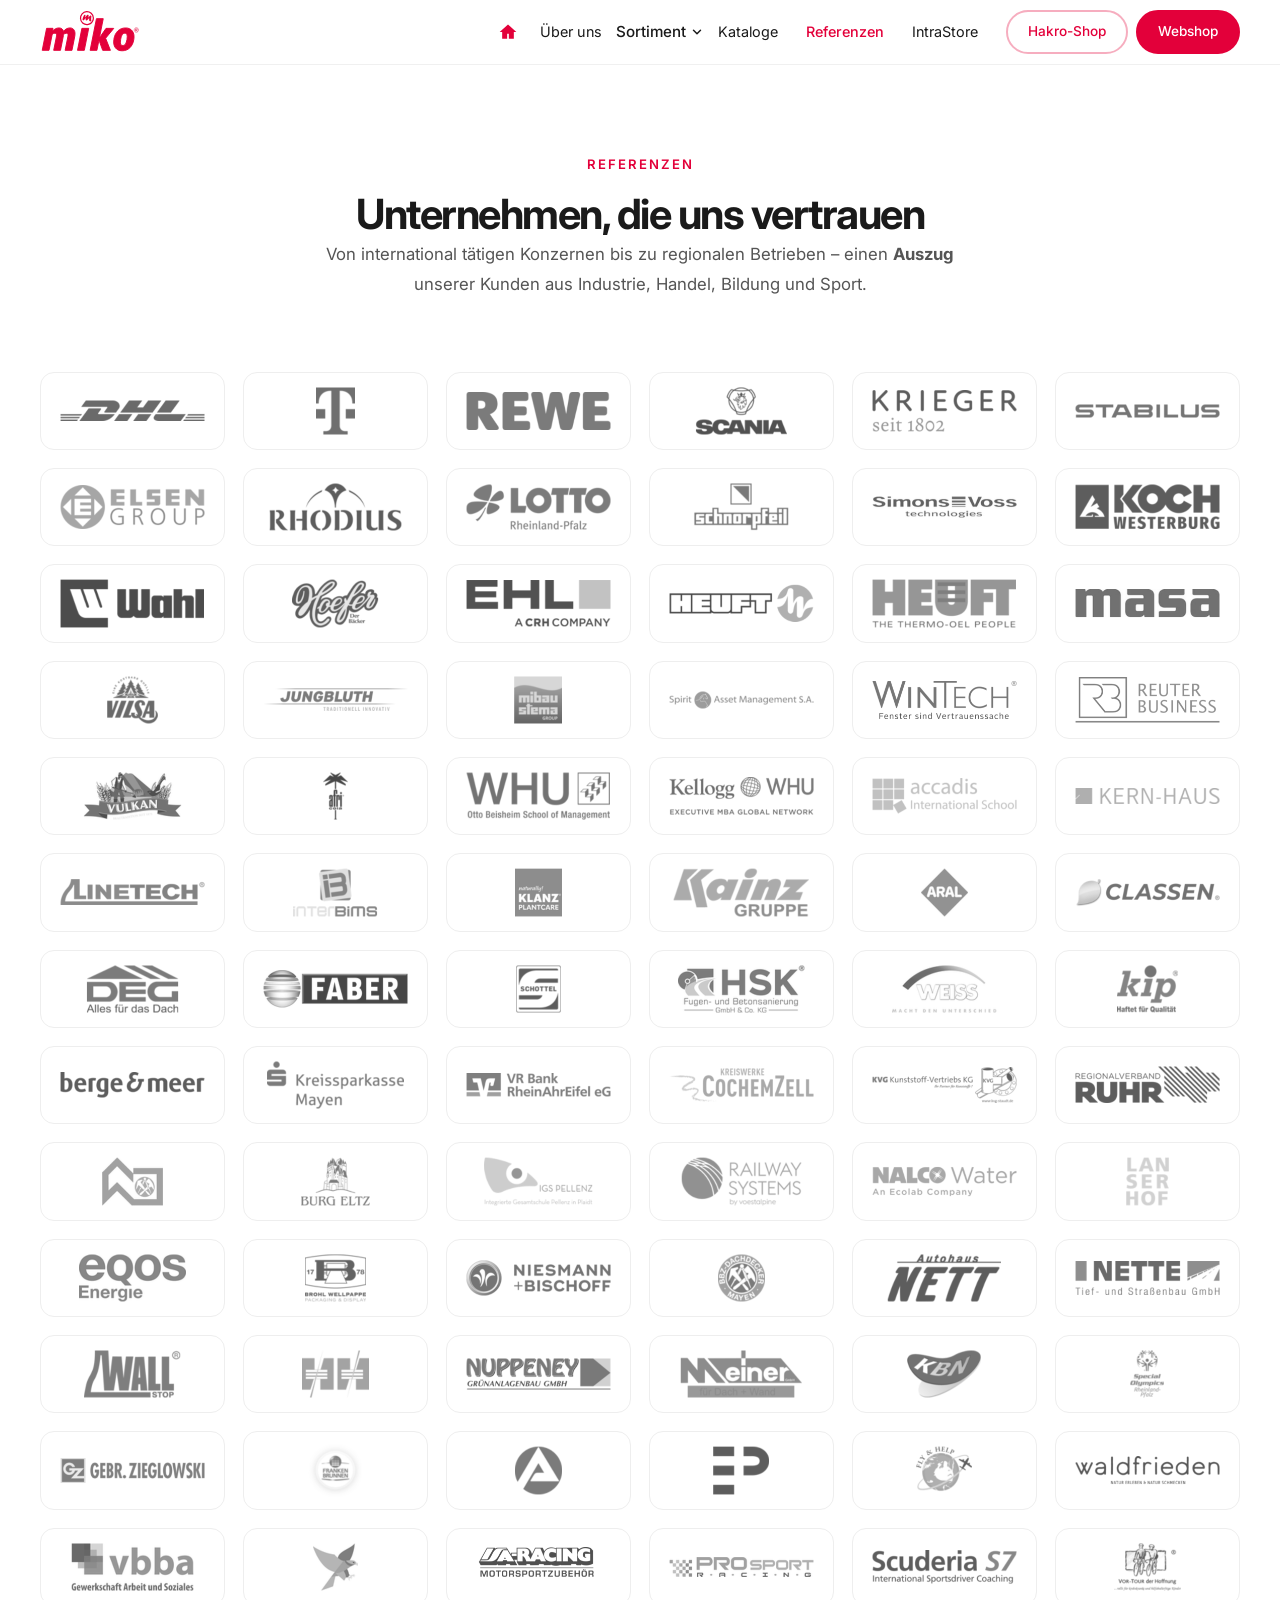
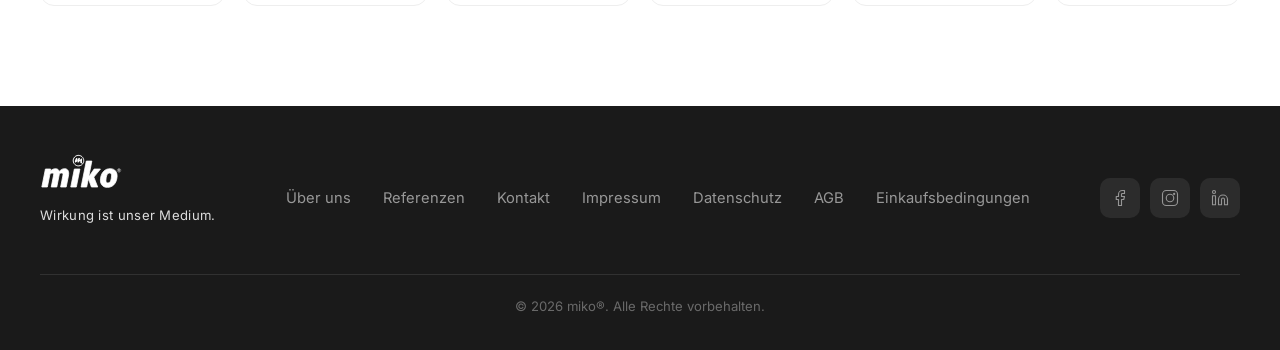
<file: referenzen.html>
<!DOCTYPE html>
<html lang="de">
<head>
  <meta charset="UTF-8">
  <meta name="viewport" content="width=device-width, initial-scale=1.0">
  <meta name="description" content="Unternehmen aus Industrie, Handel, Bildung und Sport, die auf Werbeartikel, Corporate Fashion und Arbeitskleidung von miko® aus Kottenheim setzen.">
  <title>Referenzen & Kundenprojekte | miko® GmbH</title>
  <link rel="preconnect" href="https://fonts.googleapis.com">
  <link rel="preconnect" href="https://fonts.gstatic.com" crossorigin>
  <link href="https://fonts.googleapis.com/css2?family=Inter:wght@400;500;600;700;800&display=swap" rel="stylesheet">
  <link rel="stylesheet" href="assets/css/style.css">
  <link rel="icon" href="assets/img/favicon.ico" sizes="any">
  <link rel="icon" href="assets/img/favicon.png" type="image/png" sizes="32x32">
  <link rel="apple-touch-icon" href="assets/img/apple-touch-icon.png">
  <link rel="canonical" href="https://miko-online.com/referenzen.html">
  <meta property="og:type" content="website">
  <meta property="og:site_name" content="miko® GmbH">
  <meta property="og:locale" content="de_DE">
  <meta property="og:title" content="Referenzen & Kundenprojekte | miko® GmbH">
  <meta property="og:description" content="Unternehmen aus Industrie, Handel, Bildung und Sport, die auf Werbeartikel, Corporate Fashion und Arbeitskleidung von miko® aus Kottenheim setzen.">
  <meta property="og:url" content="https://miko-online.com/referenzen.html">
  <meta property="og:image" content="https://miko-online.com/assets/img/og-image.jpg">
  <meta name="twitter:card" content="summary_large_image">
  <meta name="twitter:title" content="Referenzen & Kundenprojekte | miko® GmbH">
  <meta name="twitter:description" content="Unternehmen aus Industrie, Handel, Bildung und Sport, die auf Werbeartikel, Corporate Fashion und Arbeitskleidung von miko® aus Kottenheim setzen.">
  <meta name="twitter:image" content="https://miko-online.com/assets/img/og-image.jpg">
</head>
<body>

  <!-- HEADER -->
  <header class="header" id="header">
    <div class="container header-main">
      <a href="index.html" class="logo">
        <img fetchpriority="high" decoding="async" src="assets/img/miko-logo.svg" alt="miko® GmbH">
      </a>
      <nav>
        <ul class="nav-links" id="navLinks">
          <li><a href="index.html" class="nav-home" aria-label="Startseite"><svg viewBox="0 0 24 24" style="width:20px;height:20px" fill="var(--red)" stroke="none"><path d="M12 3L2 12h3v8h6v-6h2v6h6v-8h3L12 3z"/></svg></a></li>
          <li><a href="index.html#ueber-uns">Über uns</a></li>
          <li class="nav-dropdown">
            <button class="nav-dropdown-toggle">Sortiment <svg viewBox="0 0 24 24" fill="none" stroke="currentColor" stroke-width="2.5" stroke-linecap="round" stroke-linejoin="round"><path d="M6 9l6 6 6-6"/></svg></button>
            <div class="nav-dropdown-menu">
              <div class="nav-dropdown-menu-inner">
                <a href="werbeartikel.html">Werbeartikel & Merchandise</a>
                <a href="corporate-fashion.html">Corporate Fashion</a>
                <a href="caps.html">Caps & Mützen</a>
                <a href="arbeitskleidung.html">Arbeitskleidung</a>
                <a href="sonderanfertigungen.html">Sonderanfertigungen</a>
              </div>
            </div>
          </li>
          <li><a href="kataloge.html">Kataloge</a></li>
          <li><a href="referenzen.html" class="active">Referenzen</a></li>
          <li><a href="https://www.intrastore.de/" target="_blank" rel="noopener">IntraStore</a></li>
          <li class="nav-shops">
            <a href="https://www.hakroshop.com" target="_blank" rel="noopener" class="btn-shop-ghost">Hakro-Shop</a>
            <a href="https://www.miko-shop.com/" target="_blank" rel="noopener" class="btn btn-red">Webshop</a>
          </li>
        </ul>
      </nav>
      <button class="nav-toggle" id="navToggle" aria-label="Menü öffnen">
        <span></span><span></span><span></span>
      </button>
    </div>
  </header>

  <!-- REFERENZEN -->
  <section class="section" style="padding-top: 150px;">
    <div class="container">
      <div class="section-header">
        <span class="section-tag">Referenzen</span>
        <h1 style="font-size: clamp(1.7rem, 5vw, 2.6rem); line-height: 1.15;">Unternehmen, die uns vertrauen</h1>
        <p>Von international tätigen Konzernen bis zu regionalen Betrieben – einen <strong>Auszug</strong> unserer Kunden aus Industrie, Handel, Bildung und Sport.</p>
      </div>
      <div class="ref-grid">
        <div class="ref-logo" aria-label="DHL" title="DHL"><img loading="lazy" decoding="async" src="assets/img/referenzen/dhl-rgb-bg.webp" alt="DHL"></div>
        <div class="ref-logo" aria-label="Deutsche Telekom" title="Deutsche Telekom"><img loading="lazy" decoding="async" src="assets/img/referenzen/deutsche-telekom.webp" alt="Deutsche Telekom"></div>
        <div class="ref-logo" aria-label="REWE" title="REWE"><img loading="lazy" decoding="async" src="assets/img/referenzen/rewe-positiv.webp" alt="REWE"></div>
        <div class="ref-logo" aria-label="Scania" title="Scania"><img loading="lazy" decoding="async" src="assets/img/referenzen/scania-lockup-v-mono-blue.webp" alt="Scania"></div>
        <div class="ref-logo" aria-label="Krieger Holding" title="Krieger Holding"><img loading="lazy" decoding="async" src="assets/img/referenzen/krieger-holding-links.webp" alt="Krieger Holding"></div>
        <div class="ref-logo" aria-label="Stabilus" title="Stabilus"><img loading="lazy" decoding="async" src="assets/img/referenzen/stabilus-logo-blue-a4-cmyk.webp" alt="Stabilus"></div>
        <div class="ref-logo" aria-label="Elsen Group" title="Elsen Group"><img loading="lazy" decoding="async" src="assets/img/referenzen/logo-elsen-group.webp" alt="Elsen Group"></div>
        <div class="ref-logo" aria-label="Rhodius" title="Rhodius"><img loading="lazy" decoding="async" src="assets/img/referenzen/logo-rhodius-neu.webp" alt="Rhodius"></div>
        <div class="ref-logo" aria-label="Lotto Rheinland-Pfalz" title="Lotto Rheinland-Pfalz"><img loading="lazy" decoding="async" src="assets/img/referenzen/lo-ul-horz-neutral-cmyk-v.webp" alt="Lotto Rheinland-Pfalz"></div>
        <div class="ref-logo" aria-label="Schnorpfeil" title="Schnorpfeil"><img loading="lazy" decoding="async" src="assets/img/referenzen/schnorpfeilneu.webp" alt="Schnorpfeil"></div>
        <div class="ref-logo" aria-label="SimonsVoss" title="SimonsVoss"><img loading="lazy" decoding="async" src="assets/img/referenzen/sv-logo-rgb-pos.webp" alt="SimonsVoss"></div>
        <div class="ref-logo" aria-label="Koch Westerburg" title="Koch Westerburg"><img loading="lazy" decoding="async" src="assets/img/referenzen/logo-koch-strassen-tiefbau-print-1c-pos.webp" alt="Koch Westerburg"></div>
        <div class="ref-logo" aria-label="Wahl" title="Wahl"><img loading="lazy" decoding="async" src="assets/img/referenzen/logo-wahl-cmyk.webp" alt="Wahl"></div>
        <div class="ref-logo" aria-label="Höfer" title="Höfer"><img loading="lazy" decoding="async" src="assets/img/referenzen/logo-hoefer.webp" alt="Höfer"></div>
        <div class="ref-logo" aria-label="EHL" title="EHL"><img loading="lazy" decoding="async" src="assets/img/referenzen/ehl-crh-schwarz-gruen.webp" alt="EHL"></div>
        <div class="ref-logo" aria-label="Heuft" title="Heuft"><img loading="lazy" decoding="async" src="assets/img/referenzen/logo-heuft-cmyk.webp" alt="Heuft"></div>
        <div class="ref-logo" aria-label="Heuft Thermo-Öl" title="Heuft Thermo-Öl"><img loading="lazy" decoding="async" src="assets/img/referenzen/heuft-logo-neu-thermoo-l-people.webp" alt="Heuft Thermo-Öl"></div>
        <div class="ref-logo" aria-label="Masa" title="Masa"><img loading="lazy" decoding="async" src="assets/img/referenzen/masa-logo-blau-rgb.webp" alt="Masa"></div>
        <div class="ref-logo" aria-label="VILSA" title="VILSA"><img loading="lazy" decoding="async" src="assets/img/referenzen/vilsa-logo-2025-v2-klein-blau-4c.webp" alt="VILSA"></div>
        <div class="ref-logo" aria-label="Jungbluth" title="Jungbluth"><img loading="lazy" decoding="async" src="assets/img/referenzen/jungbluth-2014-website.webp" alt="Jungbluth"></div>
        <div class="ref-logo" aria-label="Mibau Stema" title="Mibau Stema"><img loading="lazy" decoding="async" src="assets/img/referenzen/mibaustema-cmyk.webp" alt="Mibau Stema"></div>
        <div class="ref-logo" aria-label="Spirit Asset Management" title="Spirit Asset Management"><img loading="lazy" decoding="async" src="assets/img/referenzen/logo-mit-sa.webp" alt="Spirit Asset Management"></div>
        <div class="ref-logo" aria-label="WINTECH" title="WINTECH"><img loading="lazy" decoding="async" src="assets/img/referenzen/wintech.webp" alt="WINTECH"></div>
        <div class="ref-logo" aria-label="Reuter Business" title="Reuter Business"><img loading="lazy" decoding="async" src="assets/img/referenzen/reuter-business.webp" alt="Reuter Business"></div>
        <div class="ref-logo" aria-label="Vulkan" title="Vulkan"><img loading="lazy" decoding="async" src="assets/img/referenzen/vulkan-logo-mit-vulkan-8-farben.webp" alt="Vulkan"></div>
        <div class="ref-logo" aria-label="afri" title="afri"><img loading="lazy" decoding="async" src="assets/img/referenzen/afri-logo-auf-weiss.webp" alt="afri"></div>
        <div class="ref-logo" aria-label="WHU" title="WHU"><img loading="lazy" decoding="async" src="assets/img/referenzen/whu-logo-cmyk-print-blue.webp" alt="WHU"></div>
        <div class="ref-logo" aria-label="Kellogg-WHU Executive MBA" title="Kellogg-WHU Executive MBA"><img loading="lazy" decoding="async" src="assets/img/referenzen/kel-whu-cmyk-1.webp" alt="Kellogg-WHU Executive MBA"></div>
        <div class="ref-logo" aria-label="accadis International School" title="accadis International School"><img loading="lazy" decoding="async" src="assets/img/referenzen/accadis-international-school-pantone137c.webp" alt="accadis International School"></div>
        <div class="ref-logo" aria-label="Kern-Haus" title="Kern-Haus"><img loading="lazy" decoding="async" src="assets/img/referenzen/kern-haus-bannerlogo-4c-ohne-kern-haus-schriftzug-im-logoquadrat.webp" alt="Kern-Haus"></div>
        <div class="ref-logo" aria-label="LineTech" title="LineTech"><img loading="lazy" decoding="async" src="assets/img/referenzen/linetech-logo-schriftzug-12-2020.webp" alt="LineTech"></div>
        <div class="ref-logo" aria-label="INTERBIMS" title="INTERBIMS"><img loading="lazy" decoding="async" src="assets/img/referenzen/interbims-logo-positiv-2c-ohne-claim.webp" alt="INTERBIMS"></div>
        <div class="ref-logo" aria-label="KLANZ PlantCare" title="KLANZ PlantCare"><img loading="lazy" decoding="async" src="assets/img/referenzen/klanz-plantcare-marke-2023-rgb.webp" alt="KLANZ PlantCare"></div>
        <div class="ref-logo" aria-label="Kainz Gruppe" title="Kainz Gruppe"><img loading="lazy" decoding="async" src="assets/img/referenzen/kainz-gruppe-4c.webp" alt="Kainz Gruppe"></div>
        <div class="ref-logo" aria-label="Aral" title="Aral"><img loading="lazy" decoding="async" src="assets/img/referenzen/aral-logo-pc.webp" alt="Aral"></div>
        <div class="ref-logo" aria-label="CLASSEN" title="CLASSEN"><img loading="lazy" decoding="async" src="assets/img/referenzen/classen-logo-2020.webp" alt="CLASSEN"></div>
        <div class="ref-logo" aria-label="DEG" title="DEG"><img loading="lazy" decoding="async" src="assets/img/referenzen/deg-logo-solo-hks-black-rz.webp" alt="DEG"></div>
        <div class="ref-logo" aria-label="Faber" title="Faber"><img loading="lazy" decoding="async" src="assets/img/referenzen/faber-logo.webp" alt="Faber"></div>
        <div class="ref-logo" aria-label="Schottel" title="Schottel"><img loading="lazy" decoding="async" src="assets/img/referenzen/schottel-m-stempel.webp" alt="Schottel"></div>
        <div class="ref-logo" aria-label="HSK" title="HSK"><img loading="lazy" decoding="async" src="assets/img/referenzen/hsk-white-background-287-1.webp" alt="HSK"></div>
        <div class="ref-logo" aria-label="Weiss" title="Weiss"><img loading="lazy" decoding="async" src="assets/img/referenzen/weiss-65-60-4c.webp" alt="Weiss"></div>
        <div class="ref-logo" aria-label="KIP" title="KIP"><img loading="lazy" decoding="async" src="assets/img/referenzen/kip-de-logo-rgb.webp" alt="KIP"></div>
        <div class="ref-logo" aria-label="Berge &amp; Meer" title="Berge &amp; Meer"><img loading="lazy" decoding="async" src="assets/img/referenzen/bum-wm-4c.webp" alt="Berge &amp; Meer"></div>
        <div class="ref-logo" aria-label="Kreissparkasse Mayen" title="Kreissparkasse Mayen"><img loading="lazy" decoding="async" src="assets/img/referenzen/logo-ksk-mayen-vektor.webp" alt="Kreissparkasse Mayen"></div>
        <div class="ref-logo" aria-label="VR Bank" title="VR Bank"><img loading="lazy" decoding="async" src="assets/img/referenzen/vr-bank-rae.webp" alt="VR Bank"></div>
        <div class="ref-logo" aria-label="Kreiswerke Cochem-Zell" title="Kreiswerke Cochem-Zell"><img loading="lazy" decoding="async" src="assets/img/referenzen/kw2-cochemzell-logo-4c-kreiswerke.webp" alt="Kreiswerke Cochem-Zell"></div>
        <div class="ref-logo" aria-label="KVG" title="KVG"><img loading="lazy" decoding="async" src="assets/img/referenzen/kvg-logo-m-text.webp" alt="KVG"></div>
        <div class="ref-logo" aria-label="RVR" title="RVR"><img loading="lazy" decoding="async" src="assets/img/referenzen/logo-rvr-l-sw.webp" alt="RVR"></div>
        <div class="ref-logo" aria-label="ZVDH" title="ZVDH"><img loading="lazy" decoding="async" src="assets/img/referenzen/zvdh-logo-jpg-color.webp" alt="ZVDH"></div>
        <div class="ref-logo" aria-label="Burg Eltz" title="Burg Eltz"><img loading="lazy" decoding="async" src="assets/img/referenzen/logo-burg-eltz.webp" alt="Burg Eltz"></div>
        <div class="ref-logo" aria-label="IGS Pellenz" title="IGS Pellenz"><img loading="lazy" decoding="async" src="assets/img/referenzen/logo-igs-pellenz-27-7-16.webp" alt="IGS Pellenz"></div>
        <div class="ref-logo" aria-label="voestalpine Railway Systems" title="voestalpine Railway Systems"><img loading="lazy" decoding="async" src="assets/img/referenzen/side-2-voestalpine-railwaysystems-cmyk.webp" alt="voestalpine Railway Systems"></div>
        <div class="ref-logo" aria-label="Nalco Water" title="Nalco Water"><img loading="lazy" decoding="async" src="assets/img/referenzen/nalco-water-pantone877.webp" alt="Nalco Water"></div>
        <div class="ref-logo" aria-label="Lanserhof" title="Lanserhof"><img loading="lazy" decoding="async" src="assets/img/referenzen/lanserhof-quadrat-coolgray5.webp" alt="Lanserhof"></div>
        <div class="ref-logo" aria-label="EQOS Energie" title="EQOS Energie"><img loading="lazy" decoding="async" src="assets/img/referenzen/02-eqos-energie-logo-big-cmyk.webp" alt="EQOS Energie"></div>
        <div class="ref-logo" aria-label="Brohl" title="Brohl"><img loading="lazy" decoding="async" src="assets/img/referenzen/brohl-logo-2019-2-stand-nov-2019.webp" alt="Brohl"></div>
        <div class="ref-logo" aria-label="Niesmann+Bischoff" title="Niesmann+Bischoff"><img loading="lazy" decoding="async" src="assets/img/referenzen/n-b-logo-kompakt-cmyk.webp" alt="Niesmann+Bischoff"></div>
        <div class="ref-logo" aria-label="BBZ Dachdecker" title="BBZ Dachdecker"><img loading="lazy" decoding="async" src="assets/img/referenzen/bbz-dachdecker-aufkleber-80-mm.webp" alt="BBZ Dachdecker"></div>
        <div class="ref-logo" aria-label="Autohaus Nett" title="Autohaus Nett"><img loading="lazy" decoding="async" src="assets/img/referenzen/nett-logo-gmbh-schwarzohnefirmierung.webp" alt="Autohaus Nett"></div>
        <div class="ref-logo" aria-label="Nette" title="Nette"><img loading="lazy" decoding="async" src="assets/img/referenzen/nette-logo.webp" alt="Nette"></div>
        <div class="ref-logo" aria-label="Wallstop" title="Wallstop"><img loading="lazy" decoding="async" src="assets/img/referenzen/wallstop-logo.webp" alt="Wallstop"></div>
        <div class="ref-logo" aria-label="Heidger" title="Heidger"><img loading="lazy" decoding="async" src="assets/img/referenzen/logo-heidger.webp" alt="Heidger"></div>
        <div class="ref-logo" aria-label="Nuppeney" title="Nuppeney"><img loading="lazy" decoding="async" src="assets/img/referenzen/logo-nuppeney-ohneadresse.webp" alt="Nuppeney"></div>
        <div class="ref-logo" aria-label="Meiner" title="Meiner"><img loading="lazy" decoding="async" src="assets/img/referenzen/logo-meiner-pfade.webp" alt="Meiner"></div>
        <div class="ref-logo" aria-label="KBN" title="KBN"><img loading="lazy" decoding="async" src="assets/img/referenzen/kbn-logo-web-new.webp" alt="KBN"></div>
        <div class="ref-logo" aria-label="SORP" title="SORP"><img loading="lazy" decoding="async" src="assets/img/referenzen/sorp-logo-ma-4c-11.webp" alt="SORP"></div>
        <div class="ref-logo" aria-label="GZ" title="GZ"><img loading="lazy" decoding="async" src="assets/img/referenzen/gz-logo-26-2c-breit-v2-thirts.webp" alt="GZ"></div>
        <div class="ref-logo" aria-label="Frankenbrunnen" title="Frankenbrunnen"><img loading="lazy" decoding="async" src="assets/img/referenzen/fb-logo-cmyk-rz.webp" alt="Frankenbrunnen"></div>
        <div class="ref-logo" aria-label="BA" title="BA"><img loading="lazy" decoding="async" src="assets/img/referenzen/ba-vignette-4c-1.webp" alt="BA"></div>
        <div class="ref-logo" aria-label="EP" title="EP"><img loading="lazy" decoding="async" src="assets/img/referenzen/150717-ep-auto-logo.webp" alt="EP"></div>
        <div class="ref-logo" aria-label="RZ" title="RZ"><img loading="lazy" decoding="async" src="assets/img/referenzen/rz-logo.webp" alt="RZ"></div>
        <div class="ref-logo" aria-label="WF" title="WF"><img loading="lazy" decoding="async" src="assets/img/referenzen/wf-logo-mit-subline.webp" alt="WF"></div>
        <div class="ref-logo" aria-label="vbba" title="vbba"><img loading="lazy" decoding="async" src="assets/img/referenzen/vbba-logo-rgb.webp" alt="vbba"></div>
        <div class="ref-logo" aria-label="Falcontrader" title="Falcontrader"><img loading="lazy" decoding="async" src="assets/img/referenzen/falcontrader-logo.webp" alt="Falcontrader"></div>
        <div class="ref-logo" aria-label="ISA Racing" title="ISA Racing"><img loading="lazy" decoding="async" src="assets/img/referenzen/isa-racing-logo.webp" alt="ISA Racing"></div>
        <div class="ref-logo" aria-label="Prosport Racing" title="Prosport Racing"><img loading="lazy" decoding="async" src="assets/img/referenzen/prosport-racing-logo-v2a.webp" alt="Prosport Racing"></div>
        <div class="ref-logo" aria-label="Scuderia S7" title="Scuderia S7"><img loading="lazy" decoding="async" src="assets/img/referenzen/s7-logo.webp" alt="Scuderia S7"></div>
        <div class="ref-logo" aria-label="Vortour der Hoffnung" title="Vortour der Hoffnung"><img loading="lazy" decoding="async" src="assets/img/referenzen/logo-vektor-2015-vortour-der-hoffnung.webp" alt="Vortour der Hoffnung"></div>
      </div>
    </div>
  </section>

  <!-- FOOTER -->
  <footer class="footer">
    <div class="container">
      <div class="footer-inner">
      <div class="footer-row">
        <div class="footer-logo">
          <img loading="lazy" decoding="async" src="assets/img/miko-logo.svg" alt="miko® GmbH">
          <p class="footer-claim">Wirkung ist unser Medium.</p>
        </div>
        <nav class="footer-nav">
          <a href="index.html#ueber-uns">Über uns</a>
          <a href="referenzen.html">Referenzen</a>
          <a href="index.html#kontakt">Kontakt</a>
          <a href="impressum.html">Impressum</a>
          <a href="datenschutz.html">Datenschutz</a>
          <a href="agb.html">AGB</a>
          <a href="einkaufsbedingungen.html">Einkaufsbedingungen</a>
        </nav>
        <div class="footer-socials">
          <a href="https://www.facebook.com/mikoshopcom/" target="_blank" rel="noopener" aria-label="Facebook">
            <svg viewBox="0 0 24 24" fill="none" stroke="currentColor" stroke-width="1.5" stroke-linecap="round" stroke-linejoin="round"><path d="M18 2h-3a5 5 0 0 0-5 5v3H7v4h3v8h4v-8h3l1-4h-4V7a1 1 0 0 1 1-1h3z"/></svg>
          </a>
          <a href="https://www.instagram.com/mikoshopcom/" target="_blank" rel="noopener" aria-label="Instagram">
            <svg viewBox="0 0 24 24" fill="none" stroke="currentColor" stroke-width="1.5" stroke-linecap="round" stroke-linejoin="round"><rect x="2" y="2" width="20" height="20" rx="5"/><circle cx="12" cy="12" r="5"/><circle cx="17.5" cy="6.5" r="1.5" fill="currentColor" stroke="none"/></svg>
          </a>
          <a href="https://de.linkedin.com/company/miko-handel-u-service-agentur" target="_blank" rel="noopener" aria-label="LinkedIn">
            <svg viewBox="0 0 24 24" fill="none" stroke="currentColor" stroke-width="1.5" stroke-linecap="round" stroke-linejoin="round"><path d="M16 8a6 6 0 0 1 6 6v7h-4v-7a2 2 0 0 0-2-2 2 2 0 0 0-2 2v7h-4v-7a6 6 0 0 1 6-6z"/><rect x="2" y="9" width="4" height="12"/><circle cx="4" cy="4" r="2"/></svg>
          </a>
        </div>
      </div>
      <div class="footer-divider"></div>
      <div class="footer-bottom">
        <span>&copy; 2026 miko®. Alle Rechte vorbehalten.</span>
      </div>
    </div>
    </div>
  </footer>

  <!-- Scroll to top -->
  <button id="scrollTopBtn" class="scroll-top" aria-label="Nach oben scrollen">
    <svg viewBox="0 0 24 24" fill="none" stroke="currentColor" stroke-width="2.5" stroke-linecap="round" stroke-linejoin="round"><path d="M12 19V5M5 12l7-7 7 7"/></svg>
  </button>
  <script src="assets/js/main.js"></script>

</body>
</html>
</file>
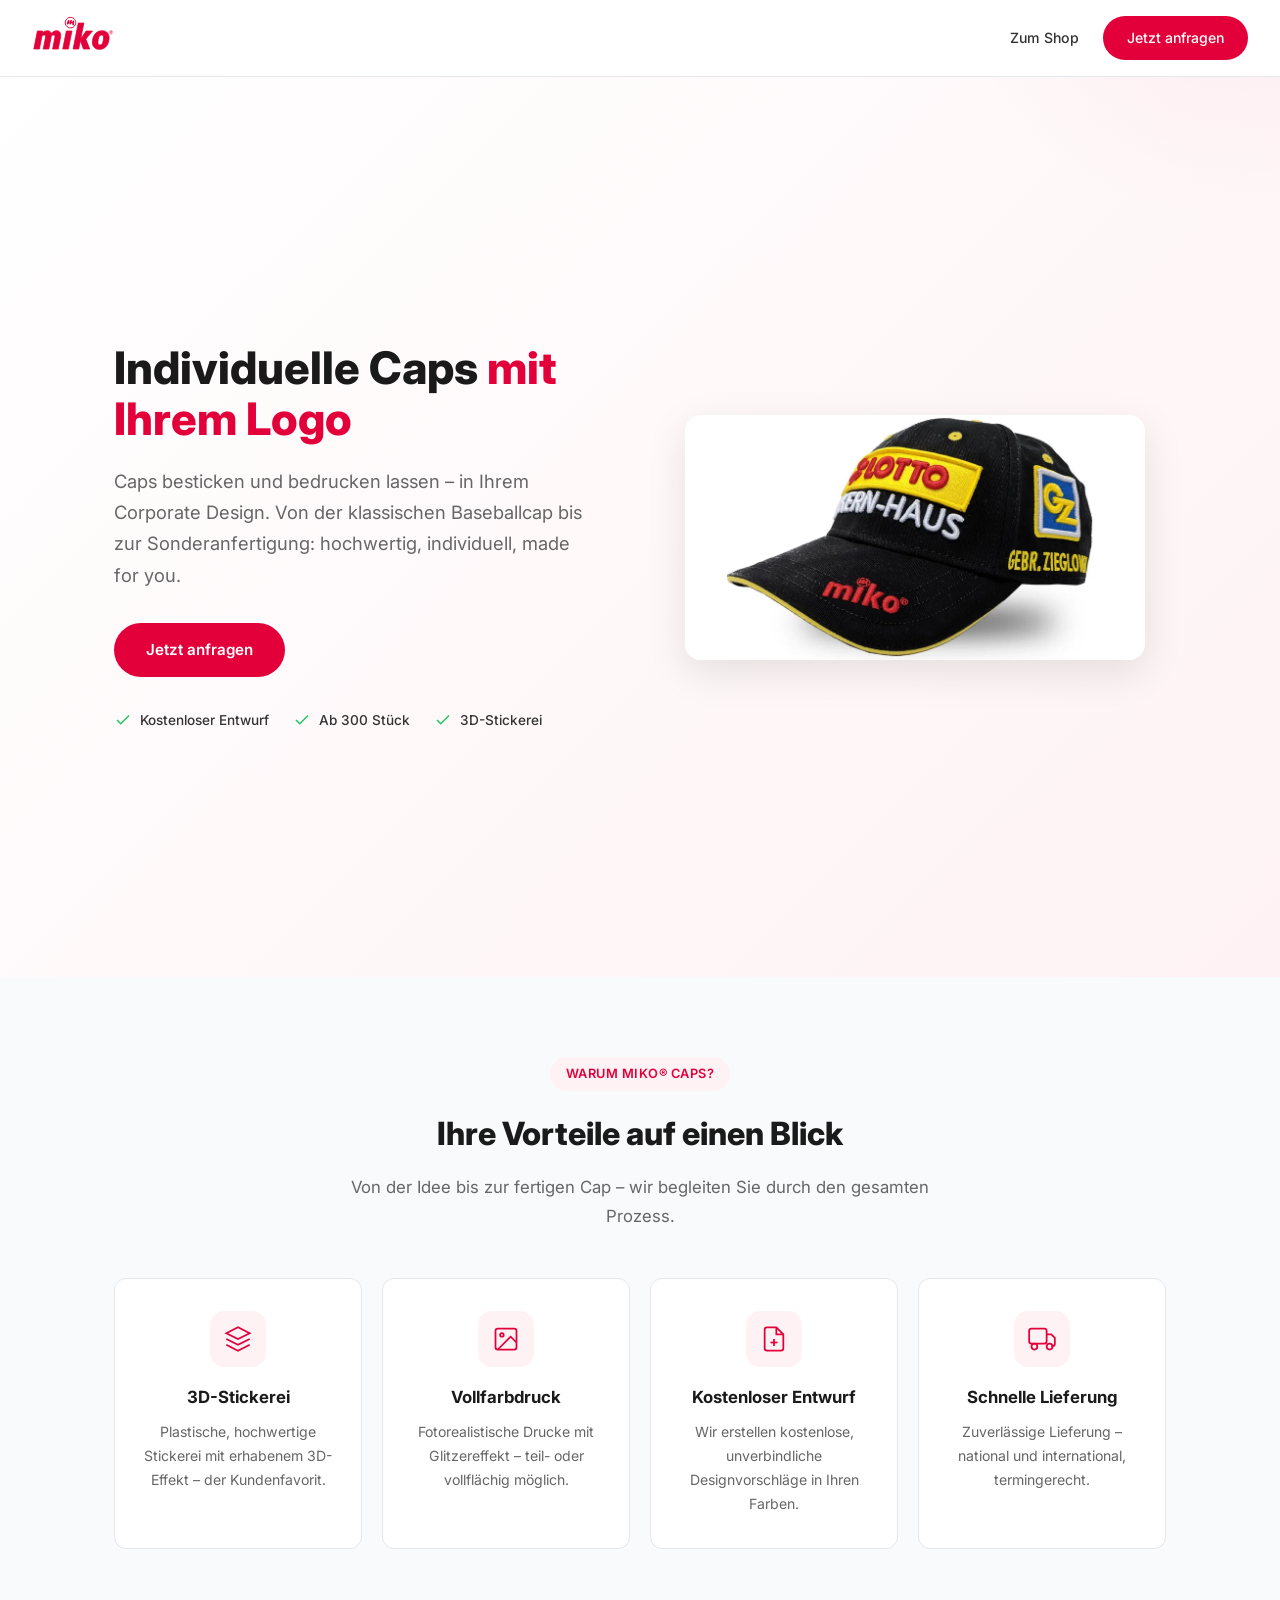
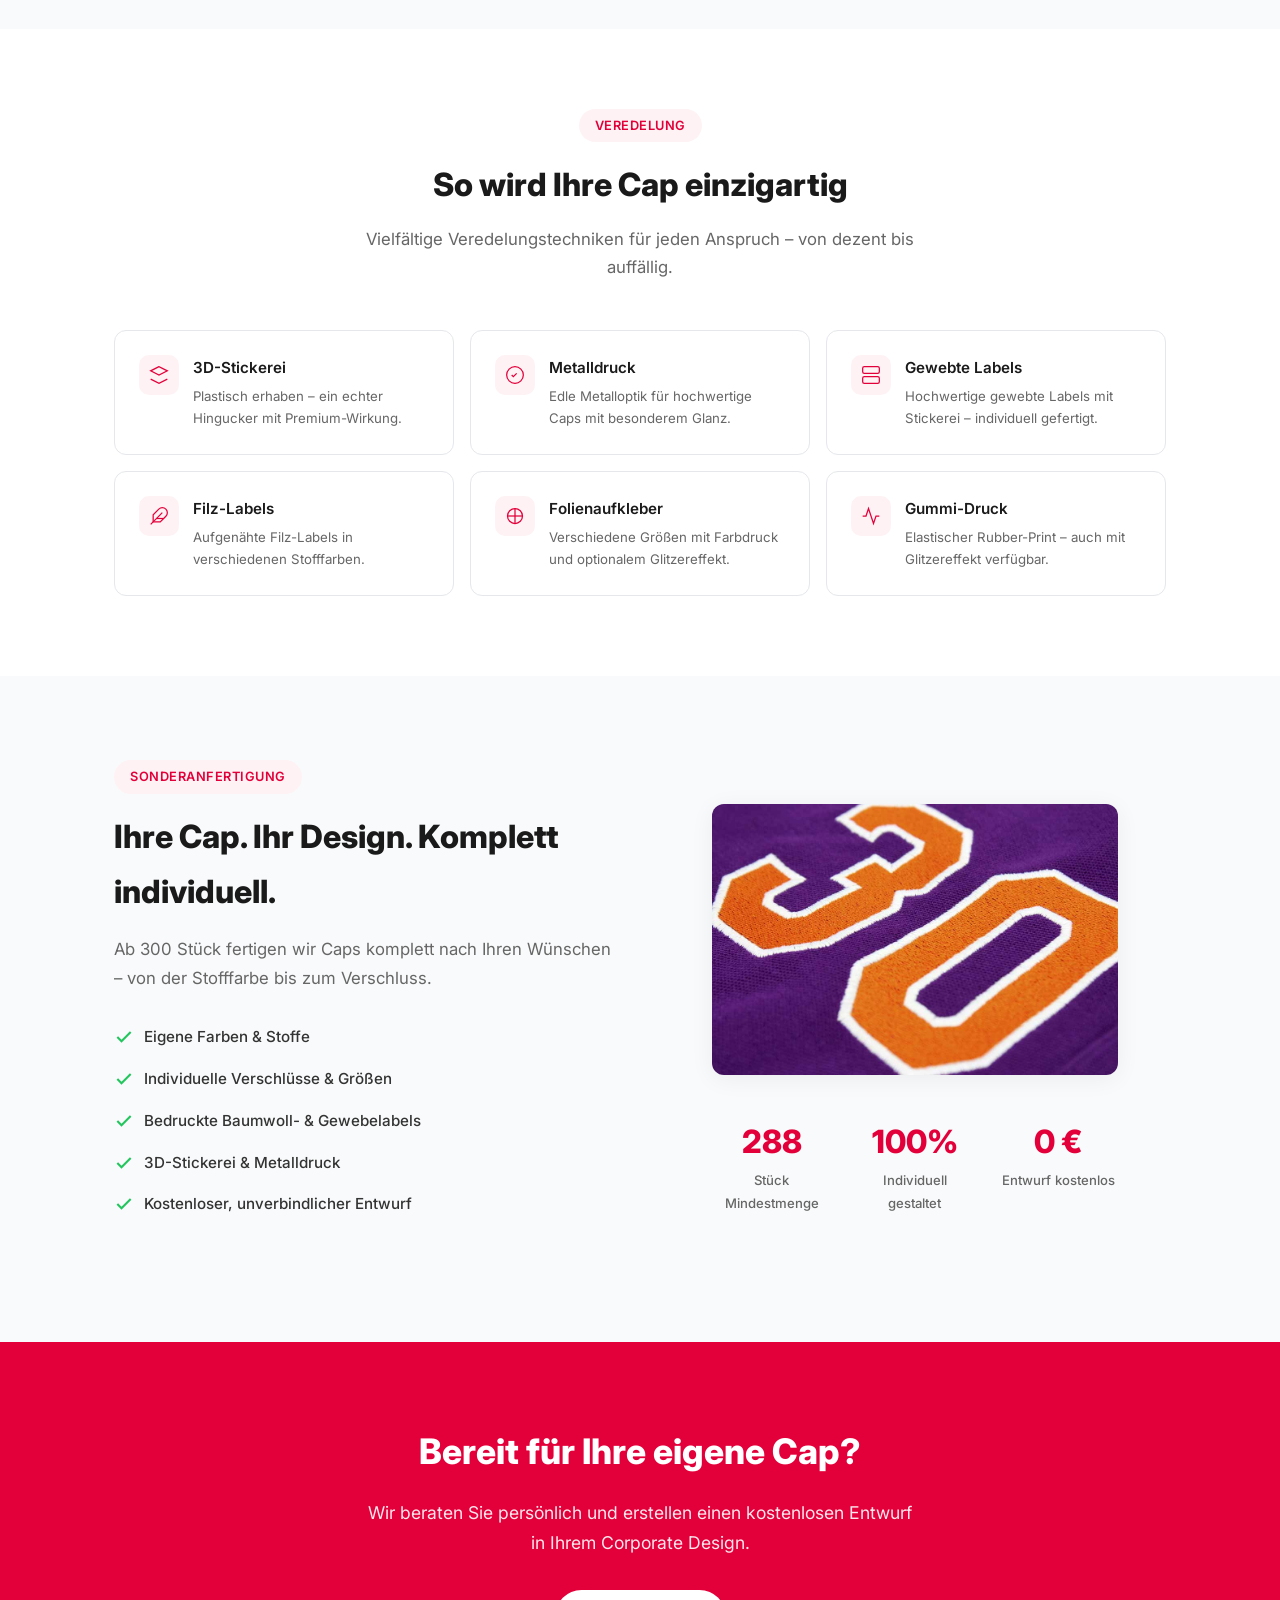
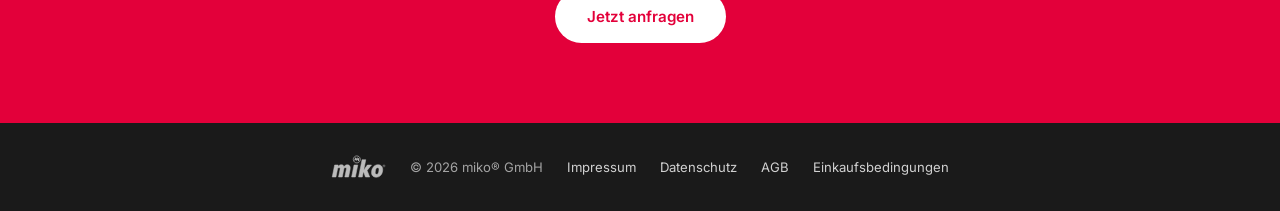
<file: landingpages/caps.html>
<!DOCTYPE html>
<html lang="de">
<head>
  <meta charset="UTF-8">
  <meta name="viewport" content="width=device-width, initial-scale=1.0">
  <title>Individuelle Caps mit Logo | miko® GmbH</title>
  <meta name="description" content="Caps individuell besticken & bedrucken lassen. 3D-Stickerei, Vollfarbdruck, Sonderanfertigungen ab 300 Stück. Kostenloser Entwurf von miko® GmbH.">
  <link rel="canonical" href="https://miko-online.com/caps.html">
  <!-- Kampagnen-Landingpage: caps.html ist die kanonische Caps-Seite.
       Diese Seite bleibt fuer Besucher und Anzeigen erreichbar, wird von
       Suchmaschinen aber caps.html zugerechnet (keine Kannibalisierung). -->
  <link rel="icon" href="../assets/img/favicon.ico" sizes="any">
  <link rel="apple-touch-icon" href="../assets/img/apple-touch-icon.png">
  <meta property="og:type" content="website">
  <meta property="og:site_name" content="miko® GmbH">
  <meta property="og:locale" content="de_DE">
  <meta property="og:title" content="Individuelle Caps mit Logo | miko® GmbH">
  <meta property="og:description" content="Caps individuell besticken &amp; bedrucken lassen. 3D-Stickerei, Vollfarbdruck, Sonderanfertigungen ab 300 Stück. Kostenloser Entwurf von miko® GmbH.">
  <meta property="og:url" content="https://miko-online.com/caps.html">
  <meta property="og:image" content="https://miko-online.com/assets/img/og-image.jpg">
  <meta name="twitter:card" content="summary_large_image">
  <meta name="twitter:title" content="Individuelle Caps mit Logo | miko® GmbH">
  <meta name="twitter:image" content="https://miko-online.com/assets/img/og-image.jpg">
  <link rel="preconnect" href="https://fonts.googleapis.com">
  <link href="https://fonts.googleapis.com/css2?family=Inter:wght@300;400;500;600;700;800;900&display=swap" rel="stylesheet">
  <style>
    *, *::before, *::after { margin: 0; padding: 0; box-sizing: border-box; }

    :root {
      --red: #E3003A;
      --red-dark: #c70032;
      --red-bg: #fef2f4;
      --dark: #1a1a1a;
      --text: #333;
      --text-light: #666;
      --gray-50: #f9fafb;
      --gray-100: #f3f4f6;
      --gray-200: #e5e7eb;
      --white: #fff;
      --radius: 12px;
      --shadow: 0 4px 24px rgba(0,0,0,0.06);
      --shadow-lg: 0 12px 40px rgba(0,0,0,0.1);
      --transition: all 0.3s ease;
    }

    body {
      font-family: 'Inter', -apple-system, BlinkMacSystemFont, sans-serif;
      color: var(--text);
      line-height: 1.7;
      background: var(--white);
      -webkit-font-smoothing: antialiased;
    }

    .container { max-width: 1100px; margin: 0 auto; padding: 0 24px; }

    /* ── TOPBAR ── */
    .lp-topbar {
      display: flex;
      align-items: center;
      justify-content: space-between;
      padding: 16px 32px;
      background: var(--white);
      border-bottom: 1px solid var(--gray-200);
      position: sticky;
      top: 0;
      z-index: 100;
    }
    .lp-topbar img { height: 36px; }
    .lp-topbar-links { display: flex; gap: 24px; align-items: center; }
    .lp-topbar-links a {
      font-size: 0.88rem;
      font-weight: 500;
      color: var(--text);
      text-decoration: none;
      transition: var(--transition);
    }
    .lp-topbar-links a:hover { color: var(--red); }

    /* ── BUTTONS ── */
    .btn {
      display: inline-flex;
      align-items: center;
      gap: 8px;
      padding: 14px 32px;
      border-radius: 50px;
      font-weight: 600;
      font-size: 0.95rem;
      text-decoration: none;
      transition: var(--transition);
      cursor: pointer;
      border: none;
    }
    .btn-red, a.btn-red, a.btn-red:visited { background: var(--red); color: #ffffff !important; }
    .btn-red:hover, a.btn-red:hover { background: var(--red-dark); color: #ffffff !important; transform: translateY(-2px); box-shadow: 0 8px 24px rgba(227,0,58,0.3); }
    .btn-outline { background: transparent; color: var(--red); border: 2px solid var(--red); }
    .btn-outline:hover { background: var(--red); color: var(--white); }
    .btn-white { background: var(--white); color: var(--red); }
    .btn-white:hover { background: var(--gray-100); transform: translateY(-2px); }
    .btn-sm { padding: 10px 24px; font-size: 0.85rem; }

    /* ── HERO ── */
    .lp-hero {
      min-height: 100vh;
      display: flex;
      align-items: center;
      padding: 80px 0 60px;
      background: linear-gradient(135deg, var(--white) 0%, var(--red-bg) 100%);
      position: relative;
      overflow: hidden;
    }
    .lp-hero::after {
      content: '';
      position: absolute;
      top: -50%;
      right: -20%;
      width: 600px;
      height: 600px;
      border-radius: 50%;
      background: radial-gradient(circle, rgba(227,0,58,0.06) 0%, transparent 70%);
    }
    .lp-hero .container {
      display: grid;
      grid-template-columns: 1fr 1fr;
      gap: 48px;
      align-items: center;
      position: relative;
      z-index: 1;
    }
    .lp-hero-text h1 {
      font-size: 2.8rem;
      font-weight: 800;
      line-height: 1.15;
      color: var(--dark);
      margin-bottom: 20px;
    }
    .lp-hero-text h1 span { color: var(--red); }
    .lp-hero-text p {
      font-size: 1.15rem;
      color: var(--text-light);
      margin-bottom: 32px;
      max-width: 480px;
    }
    .lp-hero-buttons { display: flex; gap: 16px; flex-wrap: wrap; }
    .lp-hero-badges {
      display: flex;
      gap: 24px;
      margin-top: 32px;
      flex-wrap: wrap;
    }
    .lp-badge {
      display: flex;
      align-items: center;
      gap: 8px;
      font-size: 0.85rem;
      font-weight: 500;
      color: var(--text);
    }
    .lp-badge svg { width: 18px; height: 18px; color: #22c55e; flex-shrink: 0; }
    .lp-hero-visual {
      display: flex;
      align-items: center;
      justify-content: center;
    }
    .lp-hero-visual img {
      width: 100%;
      max-width: 460px;
      border-radius: 16px;
      box-shadow: var(--shadow-lg);
    }

    /* ── SECTION ── */
    .lp-section {
      padding: 80px 0;
    }
    .lp-section-gray { background: var(--gray-50); }
    .lp-section-header {
      text-align: center;
      margin-bottom: 48px;
    }
    .lp-tag {
      display: inline-block;
      padding: 6px 16px;
      background: var(--red-bg);
      color: var(--red);
      font-weight: 600;
      font-size: 0.8rem;
      border-radius: 50px;
      letter-spacing: 0.5px;
      text-transform: uppercase;
      margin-bottom: 16px;
    }
    .lp-section-header h2 {
      font-size: 2rem;
      font-weight: 800;
      color: var(--dark);
      margin-bottom: 12px;
    }
    .lp-section-header p {
      font-size: 1.05rem;
      color: var(--text-light);
      max-width: 600px;
      margin: 0 auto;
    }

    /* ── FEATURE CARDS ── */
    .lp-features {
      display: grid;
      grid-template-columns: repeat(4, 1fr);
      gap: 20px;
    }
    .lp-feature {
      background: var(--white);
      border: 1px solid var(--gray-200);
      border-radius: var(--radius);
      padding: 32px 24px;
      text-align: center;
      transition: var(--transition);
    }
    .lp-feature:hover {
      transform: translateY(-4px);
      box-shadow: var(--shadow-lg);
      border-color: var(--red);
    }
    .lp-feature-icon {
      width: 56px;
      height: 56px;
      margin: 0 auto 16px;
      background: var(--red-bg);
      border-radius: 14px;
      display: flex;
      align-items: center;
      justify-content: center;
      color: var(--red);
    }
    .lp-feature-icon svg { width: 28px; height: 28px; }
    .lp-feature h3 { font-size: 1.05rem; font-weight: 700; margin-bottom: 8px; color: var(--dark); }
    .lp-feature p { font-size: 0.88rem; color: var(--text-light); }

    /* ── VEREDELUNG GRID ── */
    .lp-options-grid {
      display: grid;
      grid-template-columns: repeat(3, 1fr);
      gap: 16px;
    }
    .lp-option {
      display: flex;
      align-items: flex-start;
      gap: 14px;
      padding: 24px;
      background: var(--white);
      border: 1px solid var(--gray-200);
      border-radius: var(--radius);
      transition: var(--transition);
    }
    .lp-option:hover { border-color: var(--red); }
    .lp-option-icon {
      width: 40px;
      height: 40px;
      background: var(--red-bg);
      border-radius: 10px;
      display: flex;
      align-items: center;
      justify-content: center;
      flex-shrink: 0;
      color: var(--red);
    }
    .lp-option-icon svg { width: 20px; height: 20px; }
    .lp-option h4 { font-size: 0.95rem; font-weight: 600; margin-bottom: 4px; color: var(--dark); }
    .lp-option p { font-size: 0.83rem; color: var(--text-light); }

    /* ── SONDERANFERTIGUNG ── */
    .lp-custom {
      display: grid;
      grid-template-columns: 1fr 1fr;
      gap: 48px;
      align-items: center;
    }
    .lp-custom-text h2 {
      font-size: 2rem;
      font-weight: 800;
      color: var(--dark);
      margin-bottom: 16px;
    }
    .lp-custom-text p {
      color: var(--text-light);
      margin-bottom: 24px;
      font-size: 1.05rem;
    }
    .lp-custom-list { list-style: none; margin-bottom: 32px; }
    .lp-custom-list li {
      display: flex;
      align-items: center;
      gap: 10px;
      padding: 8px 0;
      font-weight: 500;
      font-size: 0.95rem;
    }
    .lp-custom-list svg { width: 20px; height: 20px; color: #22c55e; flex-shrink: 0; }
    .lp-custom-visual {
      background: var(--gray-50);
      border-radius: 16px;
      padding: 48px;
      text-align: center;
    }
    .lp-custom-visual img {
      max-width: 100%;
      border-radius: 12px;
      box-shadow: var(--shadow);
    }
    .lp-stats {
      display: grid;
      grid-template-columns: repeat(3, 1fr);
      gap: 24px;
      margin-top: 32px;
    }
    .lp-stat { text-align: center; }
    .lp-stat-number { font-size: 2rem; font-weight: 800; color: var(--red); }
    .lp-stat-label { font-size: 0.82rem; color: var(--text-light); font-weight: 500; }

    /* ── MARKEN LAUFBAND ── */
    .lp-brands-wrap {
      overflow: hidden;
      -webkit-mask-image: linear-gradient(to right, transparent 0%, black 6%, black 94%, transparent 100%);
      mask-image: linear-gradient(to right, transparent 0%, black 6%, black 94%, transparent 100%);
      margin-top: 40px;
    }
    .lp-brands-track {
      display: flex;
      gap: 24px;
      align-items: center;
      width: max-content;
      animation: lp-marquee 30s linear infinite;
    }
    .lp-brands-track:hover { animation-play-state: paused; }
    @keyframes lp-marquee {
      0% { transform: translateX(0); }
      100% { transform: translateX(-50%); }
    }
    .lp-brand-item {
      flex-shrink: 0;
      width: 140px;
      height: 70px;
      display: flex;
      align-items: center;
      justify-content: center;
      padding: 14px 20px;
      background: var(--white);
      border: 1px solid var(--gray-200);
      border-radius: var(--radius);
      transition: var(--transition);
    }
    .lp-brand-item:hover { border-color: var(--red); }
    .lp-brand-item img {
      max-height: 36px;
      max-width: 100%;
      object-fit: contain;
      filter: grayscale(100%);
      opacity: 0.7;
      transition: var(--transition);
    }
    .lp-brand-item:hover img { filter: grayscale(0%); opacity: 1; }

    /* ── CTA ── */
    .lp-cta {
      padding: 80px 0;
      background: var(--red);
      color: var(--white);
      text-align: center;
    }
    .lp-cta h2 { font-size: 2.2rem; font-weight: 800; margin-bottom: 16px; }
    .lp-cta p { font-size: 1.1rem; opacity: 0.9; margin-bottom: 32px; max-width: 550px; margin-left: auto; margin-right: auto; }
    .lp-cta-buttons { display: flex; gap: 16px; justify-content: center; flex-wrap: wrap; }

    /* ── FOOTER ── */
    .lp-footer {
      padding: 32px 0;
      background: var(--dark);
      color: rgba(255,255,255,0.6);
      text-align: center;
      font-size: 0.82rem;
    }
    .lp-footer a { color: rgba(255,255,255,0.8); text-decoration: none; }
    .lp-footer a:hover { color: var(--white); }
    .lp-footer-inner { display: flex; align-items: center; justify-content: center; gap: 24px; flex-wrap: wrap; }
    .lp-footer img { height: 24px; filter: brightness(0) invert(1); opacity: 0.7; }

    /* ── RESPONSIVE ── */
    @media (max-width: 768px) {
      .lp-topbar {
        padding: 12px 16px;
        background: rgba(255,255,255,0.96);
        backdrop-filter: blur(12px);
        -webkit-backdrop-filter: blur(12px);
      }
      .lp-topbar img { height: 26px; }
      .lp-topbar-links { gap: 10px; }
      .lp-topbar-links a { font-size: 0.78rem; }
      .btn-sm {
        padding: 8px 18px;
        font-size: 0.76rem;
        border-radius: 50px;
        font-weight: 600;
        letter-spacing: 0.3px;
      }

      .lp-hero { min-height: 100vh; padding: 48px 0 40px; }
      .lp-hero .container { grid-template-columns: 1fr; text-align: center; gap: 32px; }
      .lp-hero-text h1 { font-size: 1.8rem; line-height: 1.2; }
      .lp-hero-text p { font-size: 1rem; margin: 0 auto 24px; }
      .lp-hero-buttons { justify-content: center; }
      .lp-hero-badges { justify-content: center; gap: 16px; }
      .lp-badge { font-size: 0.78rem; }
      .lp-hero-visual { order: -1; }
      .lp-hero-visual img { max-width: 320px; }

      .lp-section { padding: 48px 0; }
      .lp-section-header { margin-bottom: 32px; }
      .lp-section-header h2 { font-size: 1.5rem; }
      .lp-section-header p { font-size: 0.92rem; }
      .lp-tag { font-size: 0.72rem; padding: 5px 12px; }

      .lp-features { grid-template-columns: 1fr; gap: 12px; }
      .lp-feature { padding: 20px 16px; }
      .lp-feature-icon { width: 44px; height: 44px; border-radius: 10px; }
      .lp-feature-icon svg { width: 22px; height: 22px; }
      .lp-feature h3 { font-size: 0.92rem; }
      .lp-feature p { font-size: 0.8rem; }

      .lp-options-grid { grid-template-columns: 1fr; gap: 12px; }
      .lp-option { padding: 18px 16px; }
      .lp-option h4 { font-size: 0.88rem; }
      .lp-option p { font-size: 0.8rem; }

      .lp-custom { grid-template-columns: 1fr; gap: 32px; }
      .lp-custom-text h2 { font-size: 1.5rem; }
      .lp-custom-text p { font-size: 0.95rem; }
      .lp-custom-visual { padding: 24px; }

      .lp-stats { grid-template-columns: repeat(3, 1fr); gap: 16px; }
      .lp-stat-number { font-size: 1.5rem; }
      .lp-stat-label { font-size: 0.75rem; }

      .lp-cta { padding: 48px 0; }
      .lp-cta h2 { font-size: 1.5rem; }
      .lp-cta p { font-size: 0.95rem; }
      .lp-cta-buttons .btn { padding: 12px 28px; font-size: 0.88rem; }

      .lp-footer { padding: 24px 0; }
      .lp-footer-inner { gap: 12px; }
    }
    @media (max-width: 480px) {
      .lp-topbar-links a:not(.btn) { display: none; }
      .lp-hero-text h1 { font-size: 1.5rem; }
      .lp-hero-visual img { max-width: 260px; }

      .lp-features { grid-template-columns: 1fr; }
      .lp-stats { grid-template-columns: 1fr; gap: 12px; }

      .lp-cta-buttons { flex-direction: column; align-items: center; }
      .lp-cta-buttons .btn { width: 100%; justify-content: center; }

      .btn { padding: 12px 24px; font-size: 0.88rem; }
    }
  </style>
</head>
<body>

  <!-- TOPBAR -->
  <header class="lp-topbar">
    <a href="../index.html"><img loading="lazy" decoding="async" src="../assets/img/miko-logo.svg" alt="miko® GmbH"></a>
    <div class="lp-topbar-links">
      <a href="https://www.miko-shop.com/Caps/" target="_blank" rel="noopener">Zum Shop</a>
      <a href="../index.html#kontakt" class="btn btn-red btn-sm">Jetzt anfragen</a>
    </div>
  </header>

  <!-- HERO -->
  <section class="lp-hero">
    <div class="container">
      <div class="lp-hero-text">
        <h1>Individuelle Caps <span>mit Ihrem Logo</span></h1>
        <p>Caps besticken und bedrucken lassen – in Ihrem Corporate Design. Von der klassischen Baseballcap bis zur Sonderanfertigung: hochwertig, individuell, made for you.</p>
        <div class="lp-hero-buttons">
          <a href="../index.html#kontakt" class="btn btn-red">Jetzt anfragen</a>
        </div>
        <div class="lp-hero-badges">
          <div class="lp-badge">
            <svg viewBox="0 0 24 24" fill="none" stroke="currentColor" stroke-width="2"><path d="M20 6L9 17l-5-5"/></svg>
            Kostenloser Entwurf
          </div>
          <div class="lp-badge">
            <svg viewBox="0 0 24 24" fill="none" stroke="currentColor" stroke-width="2"><path d="M20 6L9 17l-5-5"/></svg>
            Ab 300 Stück
          </div>
          <div class="lp-badge">
            <svg viewBox="0 0 24 24" fill="none" stroke="currentColor" stroke-width="2"><path d="M20 6L9 17l-5-5"/></svg>
            3D-Stickerei
          </div>
        </div>
      </div>
      <div class="lp-hero-visual">
        <img loading="lazy" decoding="async" src="../assets/img/bild-miko-lotto-kernhaus-cap-schatten.webp" alt="Individuelle Baseballcap mit Logo-Stickerei">
      </div>
    </div>
  </section>

  <!-- VORTEILE -->
  <section class="lp-section lp-section-gray">
    <div class="container">
      <div class="lp-section-header">
        <span class="lp-tag">Warum miko® Caps?</span>
        <h2>Ihre Vorteile auf einen Blick</h2>
        <p>Von der Idee bis zur fertigen Cap – wir begleiten Sie durch den gesamten Prozess.</p>
      </div>
      <div class="lp-features">
        <div class="lp-feature">
          <div class="lp-feature-icon">
            <svg viewBox="0 0 24 24" fill="none" stroke="currentColor" stroke-width="1.5"><path d="M12 2L2 7l10 5 10-5-10-5z"/><path d="M2 17l10 5 10-5"/><path d="M2 12l10 5 10-5"/></svg>
          </div>
          <h3>3D-Stickerei</h3>
          <p>Plastische, hochwertige Stickerei mit erhabenem 3D-Effekt – der Kundenfavorit.</p>
        </div>
        <div class="lp-feature">
          <div class="lp-feature-icon">
            <svg viewBox="0 0 24 24" fill="none" stroke="currentColor" stroke-width="1.5"><rect x="3" y="3" width="18" height="18" rx="2"/><circle cx="8.5" cy="8.5" r="1.5"/><path d="M21 15l-5-5L5 21"/></svg>
          </div>
          <h3>Vollfarbdruck</h3>
          <p>Fotorealistische Drucke mit Glitzereffekt – teil- oder vollflächig möglich.</p>
        </div>
        <div class="lp-feature">
          <div class="lp-feature-icon">
            <svg viewBox="0 0 24 24" fill="none" stroke="currentColor" stroke-width="1.5"><path d="M14 2H6a2 2 0 0 0-2 2v16a2 2 0 0 0 2 2h12a2 2 0 0 0 2-2V8z"/><path d="M14 2v6h6"/><path d="M12 18v-6"/><path d="M9 15h6"/></svg>
          </div>
          <h3>Kostenloser Entwurf</h3>
          <p>Wir erstellen kostenlose, unverbindliche Designvorschläge in Ihren Farben.</p>
        </div>
        <div class="lp-feature">
          <div class="lp-feature-icon">
            <svg viewBox="0 0 24 24" fill="none" stroke="currentColor" stroke-width="1.5"><rect x="1" y="3" width="15" height="13" rx="2"/><path d="M16 8h4l3 3v5a2 2 0 0 1-2 2h-1"/><circle cx="5.5" cy="18.5" r="2.5"/><circle cx="18.5" cy="18.5" r="2.5"/></svg>
          </div>
          <h3>Schnelle Lieferung</h3>
          <p>Zuverlässige Lieferung – national und international, termingerecht.</p>
        </div>
      </div>
    </div>
  </section>

  <!-- VEREDELUNGSOPTIONEN -->
  <section class="lp-section">
    <div class="container">
      <div class="lp-section-header">
        <span class="lp-tag">Veredelung</span>
        <h2>So wird Ihre Cap einzigartig</h2>
        <p>Vielfältige Veredelungstechniken für jeden Anspruch – von dezent bis auffällig.</p>
      </div>
      <div class="lp-options-grid">
        <div class="lp-option">
          <div class="lp-option-icon">
            <svg viewBox="0 0 24 24" fill="none" stroke="currentColor" stroke-width="1.5"><path d="M12 2L2 7l10 5 10-5-10-5z"/><path d="M2 17l10 5 10-5"/></svg>
          </div>
          <div>
            <h4>3D-Stickerei</h4>
            <p>Plastisch erhaben – ein echter Hingucker mit Premium-Wirkung.</p>
          </div>
        </div>
        <div class="lp-option">
          <div class="lp-option-icon">
            <svg viewBox="0 0 24 24" fill="none" stroke="currentColor" stroke-width="1.5"><circle cx="12" cy="12" r="10"/><path d="M8 12l2 2 4-4"/></svg>
          </div>
          <div>
            <h4>Metalldruck</h4>
            <p>Edle Metalloptik für hochwertige Caps mit besonderem Glanz.</p>
          </div>
        </div>
        <div class="lp-option">
          <div class="lp-option-icon">
            <svg viewBox="0 0 24 24" fill="none" stroke="currentColor" stroke-width="1.5"><rect x="2" y="2" width="20" height="8" rx="2"/><rect x="2" y="14" width="20" height="8" rx="2"/></svg>
          </div>
          <div>
            <h4>Gewebte Labels</h4>
            <p>Hochwertige gewebte Labels mit Stickerei – individuell gefertigt.</p>
          </div>
        </div>
        <div class="lp-option">
          <div class="lp-option-icon">
            <svg viewBox="0 0 24 24" fill="none" stroke="currentColor" stroke-width="1.5"><path d="M20.24 12.24a6 6 0 0 0-8.49-8.49L5 10.5V19h8.5z"/><path d="M16 8L2 22"/><path d="M17.5 15H9"/></svg>
          </div>
          <div>
            <h4>Filz-Labels</h4>
            <p>Aufgenähte Filz-Labels in verschiedenen Stofffarben.</p>
          </div>
        </div>
        <div class="lp-option">
          <div class="lp-option-icon">
            <svg viewBox="0 0 24 24" fill="none" stroke="currentColor" stroke-width="1.5"><path d="M12 3v18"/><path d="M3 12h18"/><circle cx="12" cy="12" r="9"/></svg>
          </div>
          <div>
            <h4>Folienaufkleber</h4>
            <p>Verschiedene Größen mit Farbdruck und optionalem Glitzereffekt.</p>
          </div>
        </div>
        <div class="lp-option">
          <div class="lp-option-icon">
            <svg viewBox="0 0 24 24" fill="none" stroke="currentColor" stroke-width="1.5"><path d="M22 12h-4l-3 9L9 3l-3 9H2"/></svg>
          </div>
          <div>
            <h4>Gummi-Druck</h4>
            <p>Elastischer Rubber-Print – auch mit Glitzereffekt verfügbar.</p>
          </div>
        </div>
      </div>
    </div>
  </section>

  <!-- SONDERANFERTIGUNG -->
  <section class="lp-section lp-section-gray">
    <div class="container">
      <div class="lp-custom">
        <div class="lp-custom-text">
          <span class="lp-tag">Sonderanfertigung</span>
          <h2>Ihre Cap. Ihr Design. Komplett individuell.</h2>
          <p>Ab 300 Stück fertigen wir Caps komplett nach Ihren Wünschen – von der Stofffarbe bis zum Verschluss.</p>
          <ul class="lp-custom-list">
            <li><svg viewBox="0 0 24 24" fill="none" stroke="currentColor" stroke-width="2.5"><path d="M20 6L9 17l-5-5"/></svg> Eigene Farben & Stoffe</li>
            <li><svg viewBox="0 0 24 24" fill="none" stroke="currentColor" stroke-width="2.5"><path d="M20 6L9 17l-5-5"/></svg> Individuelle Verschlüsse & Größen</li>
            <li><svg viewBox="0 0 24 24" fill="none" stroke="currentColor" stroke-width="2.5"><path d="M20 6L9 17l-5-5"/></svg> Bedruckte Baumwoll- & Gewebelabels</li>
            <li><svg viewBox="0 0 24 24" fill="none" stroke="currentColor" stroke-width="2.5"><path d="M20 6L9 17l-5-5"/></svg> 3D-Stickerei & Metalldruck</li>
            <li><svg viewBox="0 0 24 24" fill="none" stroke="currentColor" stroke-width="2.5"><path d="M20 6L9 17l-5-5"/></svg> Kostenloser, unverbindlicher Entwurf</li>
          </ul>
        </div>
        <div class="lp-custom-visual">
          <img loading="lazy" decoding="async" src="../assets/img/bild-miko-textil-stick-auf-polo.jpg" alt="Hochwertige Stickerei – Detailansicht">
          <div class="lp-stats">
            <div class="lp-stat">
              <div class="lp-stat-number">288</div>
              <div class="lp-stat-label">Stück Mindestmenge</div>
            </div>
            <div class="lp-stat">
              <div class="lp-stat-number">100%</div>
              <div class="lp-stat-label">Individuell gestaltet</div>
            </div>
            <div class="lp-stat">
              <div class="lp-stat-number">0 €</div>
              <div class="lp-stat-label">Entwurf kostenlos</div>
            </div>
          </div>
        </div>
      </div>
    </div>
  </section>

  <!-- CTA -->
  <section class="lp-cta">
    <div class="container">
      <h2>Bereit für Ihre eigene Cap?</h2>
      <p>Wir beraten Sie persönlich und erstellen einen kostenlosen Entwurf in Ihrem Corporate Design.</p>
      <div class="lp-cta-buttons">
        <a href="../index.html#kontakt" class="btn btn-white">Jetzt anfragen</a>
      </div>
    </div>
  </section>

  <!-- FOOTER -->
  <footer class="lp-footer">
    <div class="container">
      <div class="lp-footer-inner">
        <img loading="lazy" decoding="async" src="../assets/img/miko-logo.svg" alt="miko® GmbH">
        <span>&copy; 2026 miko® GmbH</span>
        <a href="../impressum.html">Impressum</a>
        <a href="../datenschutz.html">Datenschutz</a>
        <a href="../agb.html">AGB</a>
        <a href="../einkaufsbedingungen.html">Einkaufsbedingungen</a>
      </div>
    </div>
  </footer>

</body>
</html>
</file>
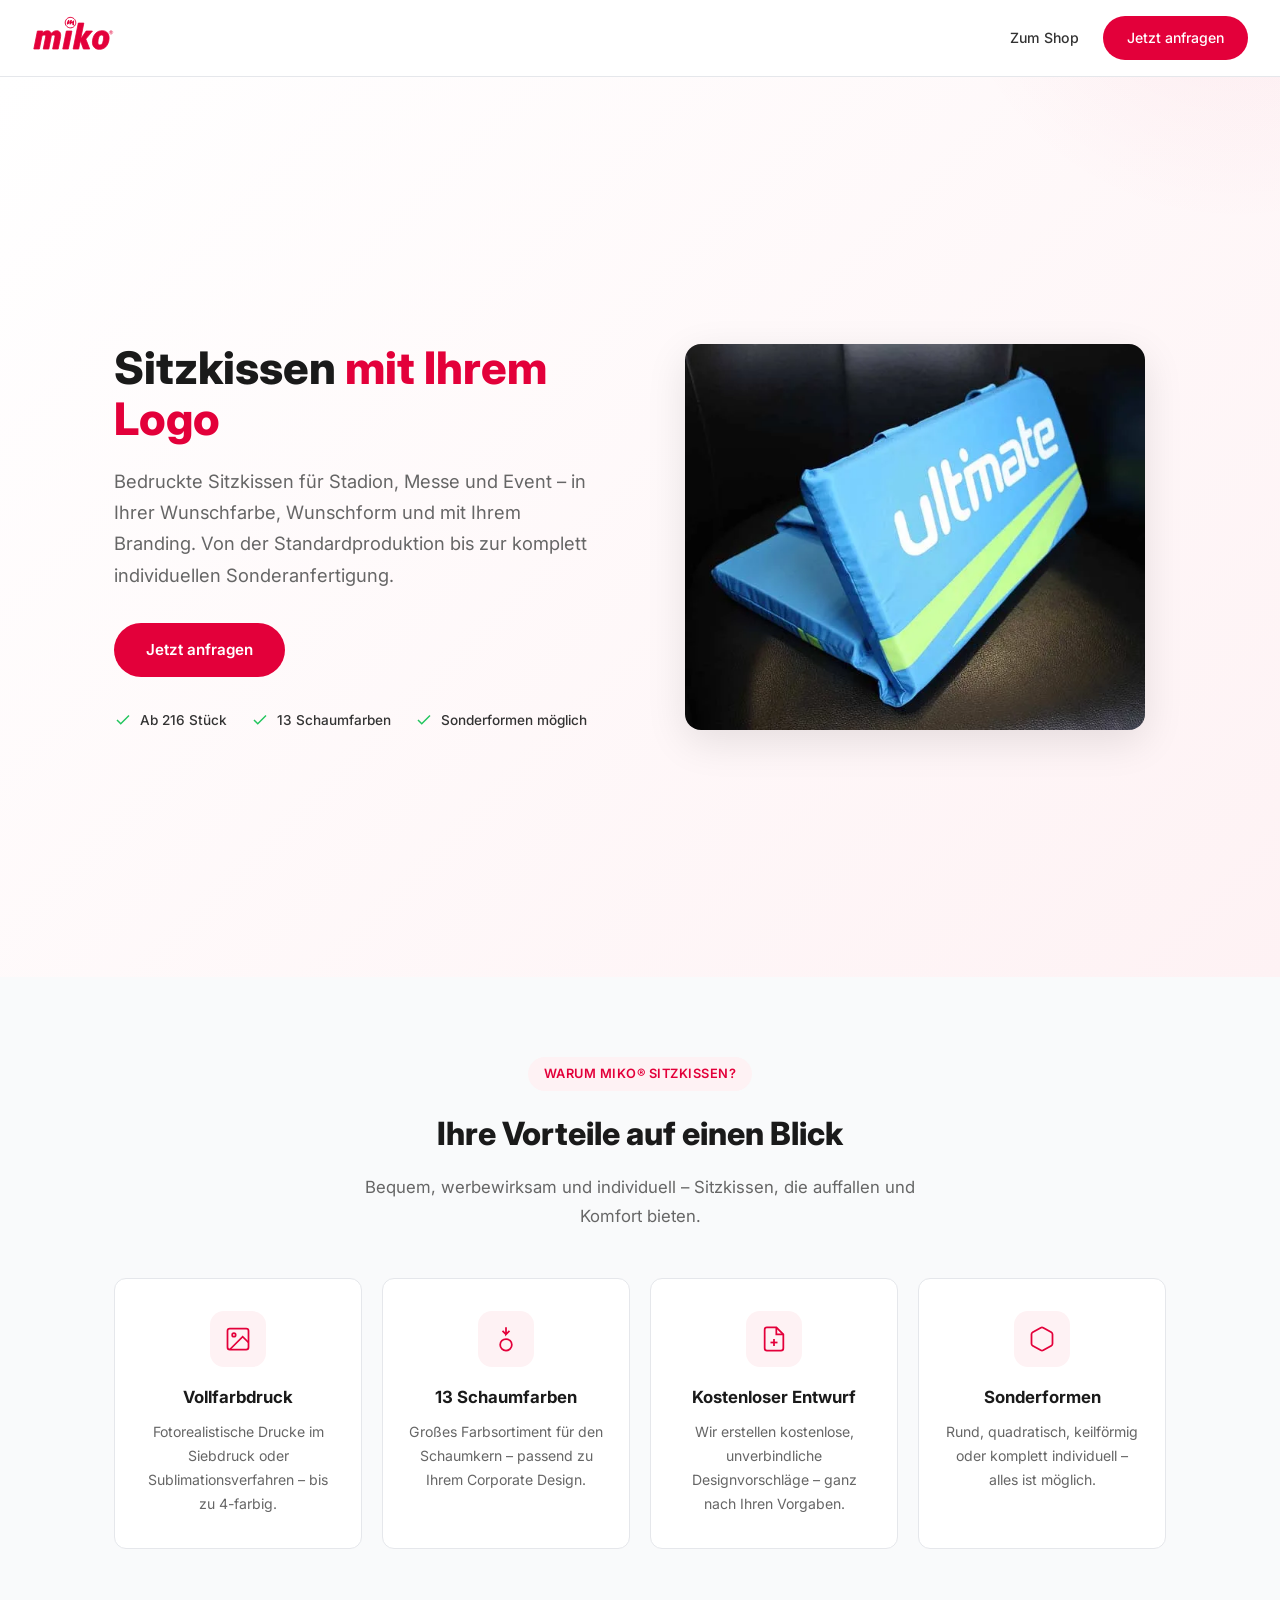
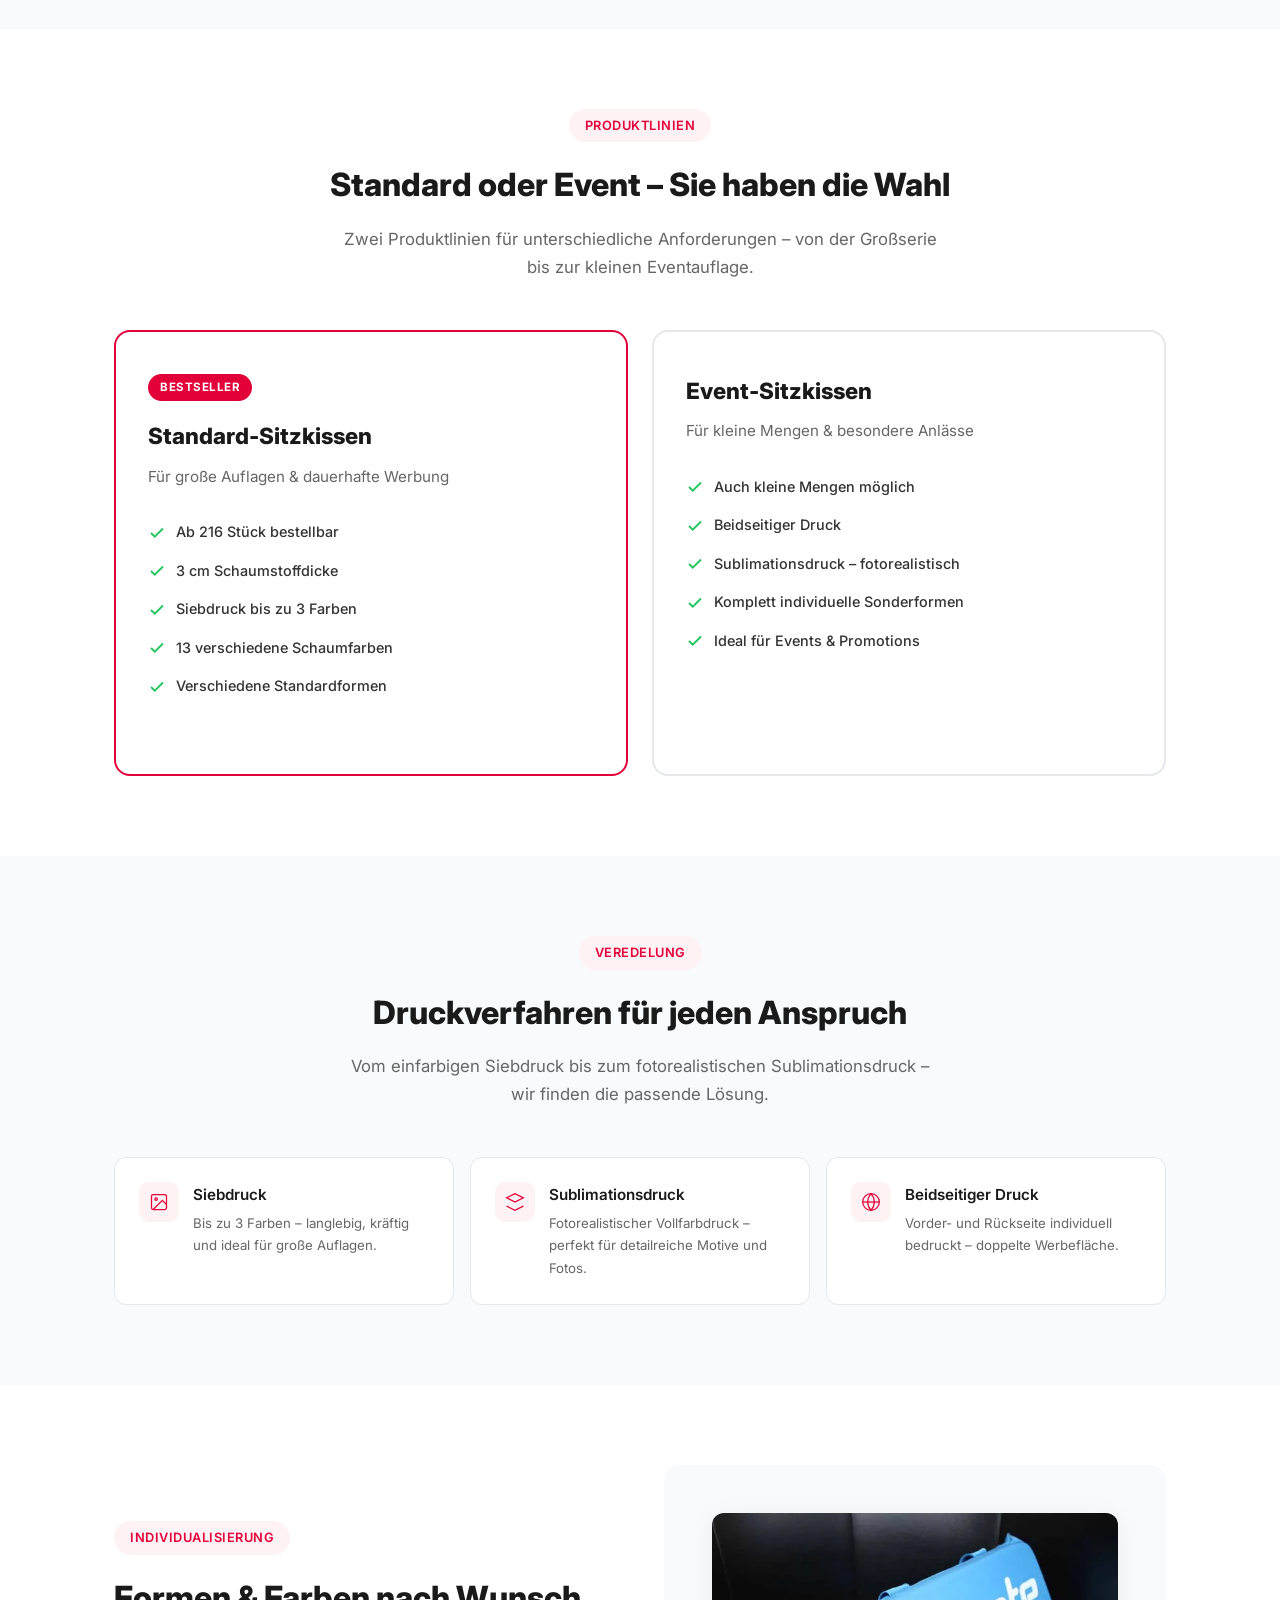
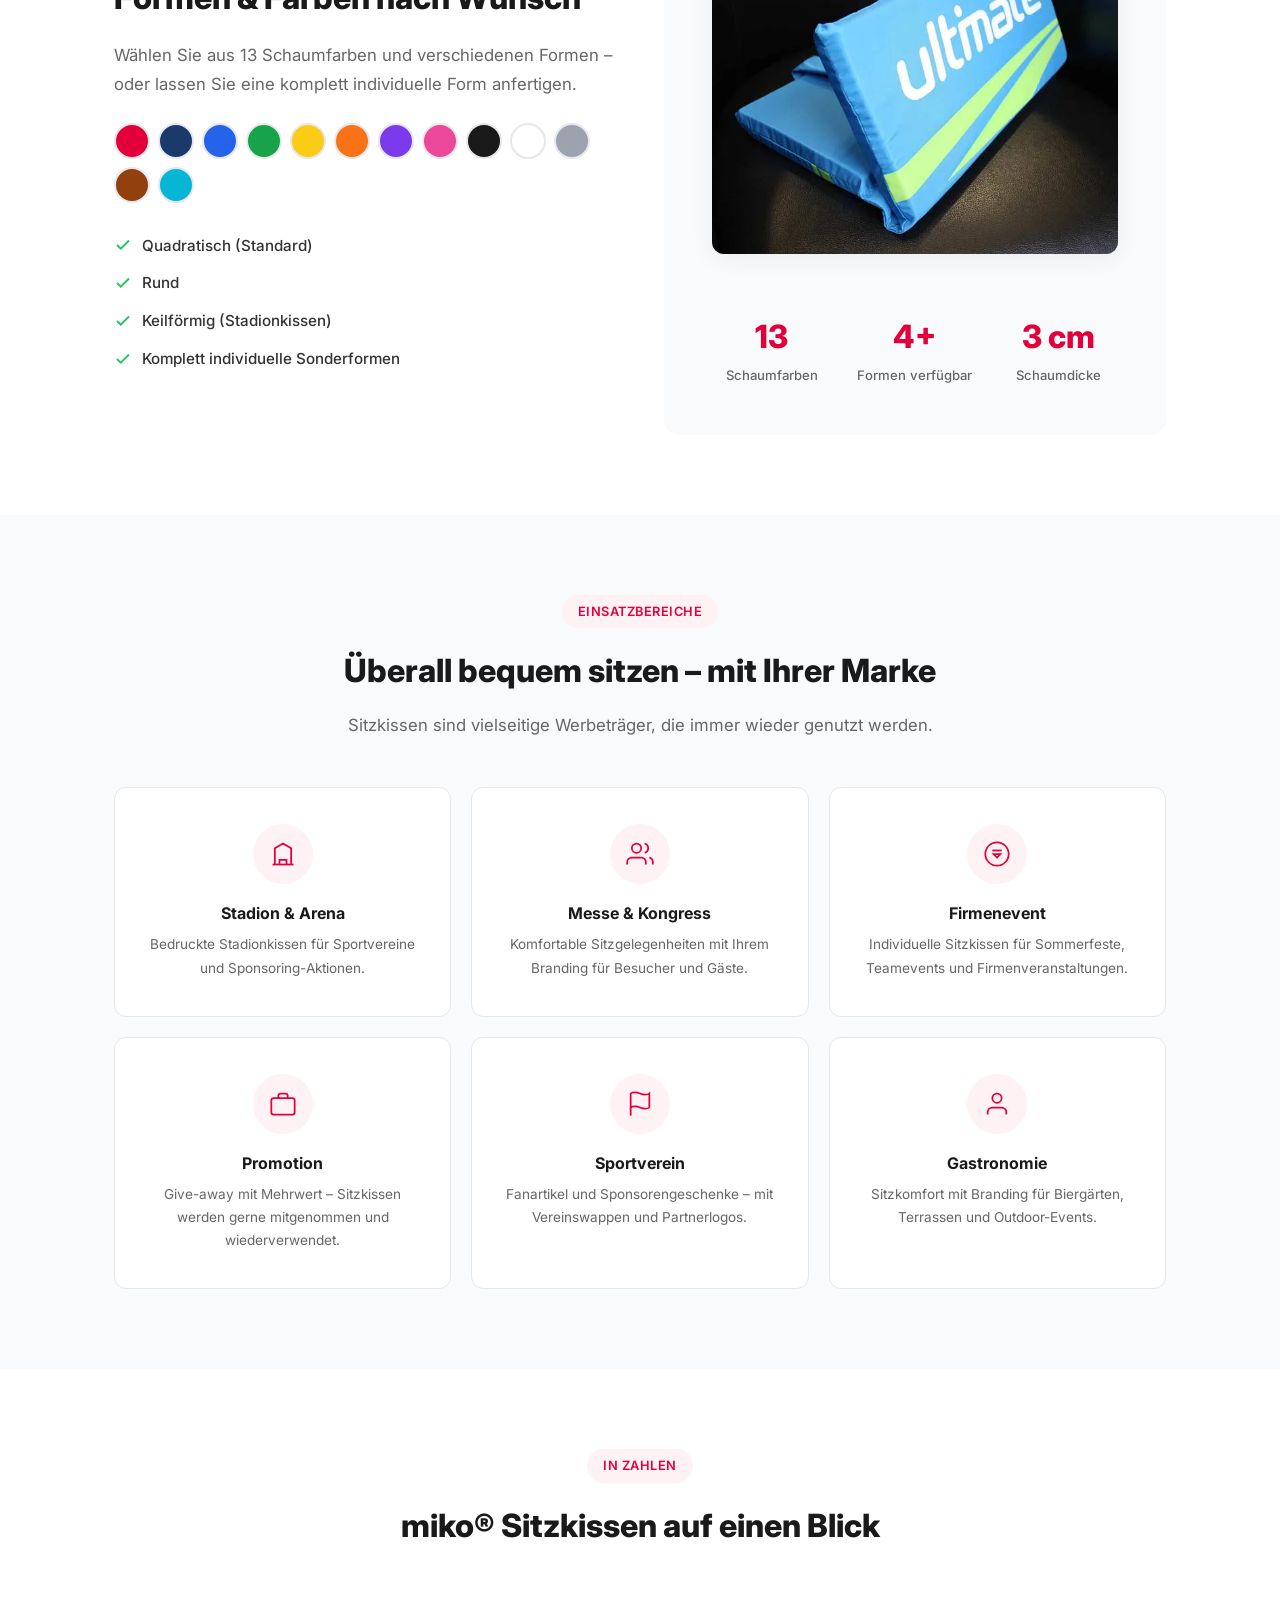
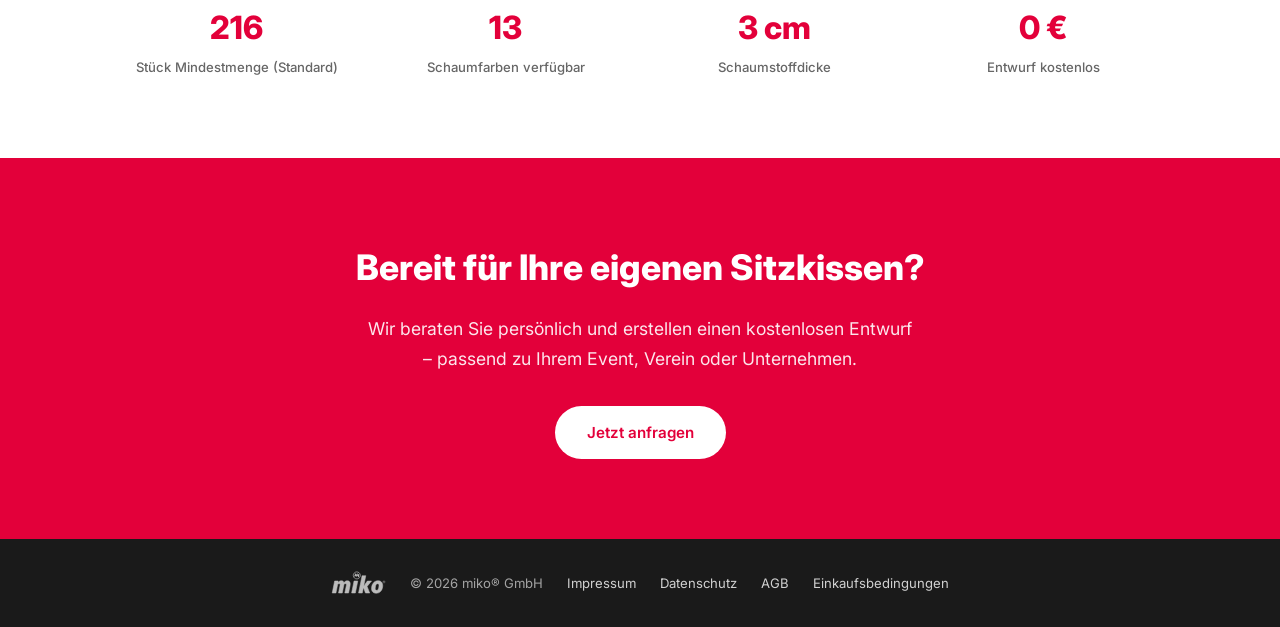
<file: landingpages/sitzkissen.html>
<!DOCTYPE html>
<html lang="de">
<head>
  <meta charset="UTF-8">
  <meta name="viewport" content="width=device-width, initial-scale=1.0">
  <title>Individuelle Sitzkissen mit Logo | miko® GmbH</title>
  <meta name="description" content="Sitzkissen individuell bedrucken lassen – Standard ab 216 Stück oder Event-Kissen in kleinen Mengen. Siebdruck, Sublimation, Sonderformen. Kostenloser Entwurf von miko® GmbH.">
  <link rel="canonical" href="https://miko-online.com/landingpages/sitzkissen.html">
  <link rel="icon" href="../assets/img/favicon.ico" sizes="any">
  <link rel="apple-touch-icon" href="../assets/img/apple-touch-icon.png">
  <meta property="og:type" content="website">
  <meta property="og:site_name" content="miko® GmbH">
  <meta property="og:locale" content="de_DE">
  <meta property="og:title" content="Individuelle Sitzkissen mit Logo | miko® GmbH">
  <meta property="og:description" content="Sitzkissen individuell bedrucken lassen – Standard ab 216 Stück oder Event-Kissen in kleinen Mengen. Siebdruck, Sublimation, Sonderformen. Kostenloser Entwurf von miko® GmbH.">
  <meta property="og:url" content="https://miko-online.com/landingpages/sitzkissen.html">
  <meta property="og:image" content="https://miko-online.com/assets/img/og-image.jpg">
  <meta name="twitter:card" content="summary_large_image">
  <meta name="twitter:title" content="Individuelle Sitzkissen mit Logo | miko® GmbH">
  <meta name="twitter:image" content="https://miko-online.com/assets/img/og-image.jpg">
  <link rel="preconnect" href="https://fonts.googleapis.com">
  <link href="https://fonts.googleapis.com/css2?family=Inter:wght@300;400;500;600;700;800;900&display=swap" rel="stylesheet">
  <style>
    *, *::before, *::after { margin: 0; padding: 0; box-sizing: border-box; }

    :root {
      --red: #E3003A;
      --red-dark: #c70032;
      --red-bg: #fef2f4;
      --dark: #1a1a1a;
      --text: #333;
      --text-light: #666;
      --gray-50: #f9fafb;
      --gray-100: #f3f4f6;
      --gray-200: #e5e7eb;
      --white: #fff;
      --radius: 12px;
      --shadow: 0 4px 24px rgba(0,0,0,0.06);
      --shadow-lg: 0 12px 40px rgba(0,0,0,0.1);
      --transition: all 0.3s ease;
    }

    body {
      font-family: 'Inter', -apple-system, BlinkMacSystemFont, sans-serif;
      color: var(--text);
      line-height: 1.7;
      background: var(--white);
      -webkit-font-smoothing: antialiased;
    }

    .container { max-width: 1100px; margin: 0 auto; padding: 0 24px; }

    /* ── TOPBAR ── */
    .lp-topbar {
      display: flex;
      align-items: center;
      justify-content: space-between;
      padding: 16px 32px;
      background: var(--white);
      border-bottom: 1px solid var(--gray-200);
      position: sticky;
      top: 0;
      z-index: 100;
    }
    .lp-topbar img { height: 36px; }
    .lp-topbar-links { display: flex; gap: 24px; align-items: center; }
    .lp-topbar-links a {
      font-size: 0.88rem;
      font-weight: 500;
      color: var(--text);
      text-decoration: none;
      transition: var(--transition);
    }
    .lp-topbar-links a:hover { color: var(--red); }

    /* ── BUTTONS ── */
    .btn {
      display: inline-flex;
      align-items: center;
      gap: 8px;
      padding: 14px 32px;
      border-radius: 50px;
      font-weight: 600;
      font-size: 0.95rem;
      text-decoration: none;
      transition: var(--transition);
      cursor: pointer;
      border: none;
    }
    .btn-red, a.btn-red, a.btn-red:visited { background: var(--red); color: #ffffff !important; }
    .btn-red:hover, a.btn-red:hover { background: var(--red-dark); color: #ffffff !important; transform: translateY(-2px); box-shadow: 0 8px 24px rgba(227,0,58,0.3); }
    .btn-outline { background: transparent; color: var(--red); border: 2px solid var(--red); }
    .btn-outline:hover { background: var(--red); color: var(--white); }
    .btn-white { background: var(--white); color: var(--red); }
    .btn-white:hover { background: var(--gray-100); transform: translateY(-2px); }
    .btn-sm { padding: 10px 24px; font-size: 0.85rem; }

    /* ── HERO ── */
    .lp-hero {
      min-height: 100vh;
      display: flex;
      align-items: center;
      padding: 80px 0 60px;
      background: linear-gradient(135deg, var(--white) 0%, var(--red-bg) 100%);
      position: relative;
      overflow: hidden;
    }
    .lp-hero::after {
      content: '';
      position: absolute;
      top: -50%;
      right: -20%;
      width: 600px;
      height: 600px;
      border-radius: 50%;
      background: radial-gradient(circle, rgba(227,0,58,0.06) 0%, transparent 70%);
    }
    .lp-hero .container {
      display: grid;
      grid-template-columns: 1fr 1fr;
      gap: 48px;
      align-items: center;
      position: relative;
      z-index: 1;
    }
    .lp-hero-text h1 {
      font-size: 2.8rem;
      font-weight: 800;
      line-height: 1.15;
      color: var(--dark);
      margin-bottom: 20px;
    }
    .lp-hero-text h1 span { color: var(--red); }
    .lp-hero-text p {
      font-size: 1.15rem;
      color: var(--text-light);
      margin-bottom: 32px;
      max-width: 480px;
    }
    .lp-hero-buttons { display: flex; gap: 16px; flex-wrap: wrap; }
    .lp-hero-badges {
      display: flex;
      gap: 24px;
      margin-top: 32px;
      flex-wrap: wrap;
    }
    .lp-badge {
      display: flex;
      align-items: center;
      gap: 8px;
      font-size: 0.85rem;
      font-weight: 500;
      color: var(--text);
    }
    .lp-badge svg { width: 18px; height: 18px; color: #22c55e; flex-shrink: 0; }
    .lp-hero-visual {
      display: flex;
      align-items: center;
      justify-content: center;
    }
    .lp-hero-visual img {
      width: 100%;
      max-width: 460px;
      border-radius: 16px;
      box-shadow: var(--shadow-lg);
    }

    /* ── SECTION ── */
    .lp-section { padding: 80px 0; }
    .lp-section-gray { background: var(--gray-50); }
    .lp-section-header {
      text-align: center;
      margin-bottom: 48px;
    }
    .lp-tag {
      display: inline-block;
      padding: 6px 16px;
      background: var(--red-bg);
      color: var(--red);
      font-weight: 600;
      font-size: 0.8rem;
      border-radius: 50px;
      letter-spacing: 0.5px;
      text-transform: uppercase;
      margin-bottom: 16px;
    }
    .lp-section-header h2 {
      font-size: 2rem;
      font-weight: 800;
      color: var(--dark);
      margin-bottom: 12px;
    }
    .lp-section-header p {
      font-size: 1.05rem;
      color: var(--text-light);
      max-width: 600px;
      margin: 0 auto;
    }

    /* ── FEATURE CARDS ── */
    .lp-features {
      display: grid;
      grid-template-columns: repeat(4, 1fr);
      gap: 20px;
    }
    .lp-feature {
      background: var(--white);
      border: 1px solid var(--gray-200);
      border-radius: var(--radius);
      padding: 32px 24px;
      text-align: center;
      transition: var(--transition);
    }
    .lp-feature:hover {
      transform: translateY(-4px);
      box-shadow: var(--shadow-lg);
      border-color: var(--red);
    }
    .lp-feature-icon {
      width: 56px;
      height: 56px;
      margin: 0 auto 16px;
      background: var(--red-bg);
      border-radius: 14px;
      display: flex;
      align-items: center;
      justify-content: center;
      color: var(--red);
    }
    .lp-feature-icon svg { width: 28px; height: 28px; }
    .lp-feature h3 { font-size: 1.05rem; font-weight: 700; margin-bottom: 8px; color: var(--dark); }
    .lp-feature p { font-size: 0.88rem; color: var(--text-light); }

    /* ── ZWEI PRODUKTLINIEN ── */
    .lp-products {
      display: grid;
      grid-template-columns: 1fr 1fr;
      gap: 24px;
    }
    .lp-product-card {
      background: var(--white);
      border: 2px solid var(--gray-200);
      border-radius: 16px;
      padding: 40px 32px;
      transition: var(--transition);
      position: relative;
      overflow: hidden;
    }
    .lp-product-card:hover {
      border-color: var(--red);
      box-shadow: var(--shadow-lg);
    }
    .lp-product-card.featured {
      border-color: var(--red);
    }
    .lp-product-badge {
      display: inline-block;
      padding: 4px 12px;
      background: var(--red);
      color: var(--white);
      font-size: 0.72rem;
      font-weight: 700;
      border-radius: 50px;
      text-transform: uppercase;
      letter-spacing: 0.5px;
      margin-bottom: 16px;
    }
    .lp-product-card h3 {
      font-size: 1.4rem;
      font-weight: 800;
      color: var(--dark);
      margin-bottom: 8px;
    }
    .lp-product-card .subtitle {
      font-size: 0.95rem;
      color: var(--text-light);
      margin-bottom: 24px;
    }
    .lp-product-specs { list-style: none; margin-bottom: 28px; }
    .lp-product-specs li {
      display: flex;
      align-items: center;
      gap: 10px;
      padding: 7px 0;
      font-size: 0.9rem;
      font-weight: 500;
    }
    .lp-product-specs svg { width: 18px; height: 18px; color: #22c55e; flex-shrink: 0; }

    /* ── VEREDELUNG GRID ── */
    .lp-options-grid {
      display: grid;
      grid-template-columns: repeat(3, 1fr);
      gap: 16px;
    }
    .lp-option {
      display: flex;
      align-items: flex-start;
      gap: 14px;
      padding: 24px;
      background: var(--white);
      border: 1px solid var(--gray-200);
      border-radius: var(--radius);
      transition: var(--transition);
    }
    .lp-option:hover { border-color: var(--red); }
    .lp-option-icon {
      width: 40px;
      height: 40px;
      background: var(--red-bg);
      border-radius: 10px;
      display: flex;
      align-items: center;
      justify-content: center;
      flex-shrink: 0;
      color: var(--red);
    }
    .lp-option-icon svg { width: 20px; height: 20px; }
    .lp-option h4 { font-size: 0.95rem; font-weight: 600; margin-bottom: 4px; color: var(--dark); }
    .lp-option p { font-size: 0.83rem; color: var(--text-light); }

    /* ── EINSATZBEREICHE ── */
    .lp-usecases {
      display: grid;
      grid-template-columns: repeat(3, 1fr);
      gap: 20px;
    }
    .lp-usecase {
      text-align: center;
      padding: 36px 24px;
      background: var(--white);
      border: 1px solid var(--gray-200);
      border-radius: var(--radius);
      transition: var(--transition);
    }
    .lp-usecase:hover {
      transform: translateY(-4px);
      box-shadow: var(--shadow-lg);
      border-color: var(--red);
    }
    .lp-usecase-icon {
      width: 60px;
      height: 60px;
      margin: 0 auto 16px;
      background: var(--red-bg);
      border-radius: 50%;
      display: flex;
      align-items: center;
      justify-content: center;
      color: var(--red);
    }
    .lp-usecase-icon svg { width: 28px; height: 28px; }
    .lp-usecase h3 { font-size: 1rem; font-weight: 700; margin-bottom: 6px; color: var(--dark); }
    .lp-usecase p { font-size: 0.85rem; color: var(--text-light); }

    /* ── FORMEN & FARBEN ── */
    .lp-colors {
      display: grid;
      grid-template-columns: 1fr 1fr;
      gap: 48px;
      align-items: center;
    }
    .lp-colors-text h2 {
      font-size: 2rem;
      font-weight: 800;
      color: var(--dark);
      margin-bottom: 16px;
    }
    .lp-colors-text p {
      color: var(--text-light);
      margin-bottom: 24px;
      font-size: 1.05rem;
    }
    .lp-color-grid {
      display: flex;
      flex-wrap: wrap;
      gap: 8px;
      margin-bottom: 24px;
    }
    .lp-color-dot {
      width: 36px;
      height: 36px;
      border-radius: 50%;
      border: 2px solid var(--gray-200);
      transition: var(--transition);
      cursor: default;
    }
    .lp-color-dot:hover { transform: scale(1.15); border-color: var(--red); }
    .lp-forms-list { list-style: none; }
    .lp-forms-list li {
      display: flex;
      align-items: center;
      gap: 10px;
      padding: 6px 0;
      font-weight: 500;
      font-size: 0.95rem;
    }
    .lp-forms-list svg { width: 18px; height: 18px; color: #22c55e; flex-shrink: 0; }
    .lp-colors-visual {
      background: var(--gray-50);
      border-radius: 16px;
      padding: 48px;
      text-align: center;
    }
    .lp-colors-visual img {
      max-width: 100%;
      border-radius: 12px;
      box-shadow: var(--shadow);
    }

    /* ── STATS ── */
    .lp-stats {
      display: grid;
      grid-template-columns: repeat(4, 1fr);
      gap: 24px;
      margin-top: 48px;
    }
    .lp-stat { text-align: center; }
    .lp-stat-number { font-size: 2rem; font-weight: 800; color: var(--red); }
    .lp-stat-label { font-size: 0.82rem; color: var(--text-light); font-weight: 500; }

    /* ── CTA ── */
    .lp-cta {
      padding: 80px 0;
      background: var(--red);
      color: var(--white);
      text-align: center;
    }
    .lp-cta h2 { font-size: 2.2rem; font-weight: 800; margin-bottom: 16px; }
    .lp-cta p { font-size: 1.1rem; opacity: 0.9; margin-bottom: 32px; max-width: 550px; margin-left: auto; margin-right: auto; }
    .lp-cta-buttons { display: flex; gap: 16px; justify-content: center; flex-wrap: wrap; }

    /* ── FOOTER ── */
    .lp-footer {
      padding: 32px 0;
      background: var(--dark);
      color: rgba(255,255,255,0.6);
      text-align: center;
      font-size: 0.82rem;
    }
    .lp-footer a { color: rgba(255,255,255,0.8); text-decoration: none; }
    .lp-footer a:hover { color: var(--white); }
    .lp-footer-inner { display: flex; align-items: center; justify-content: center; gap: 24px; flex-wrap: wrap; }
    .lp-footer img { height: 24px; filter: brightness(0) invert(1); opacity: 0.7; }

    /* ── RESPONSIVE ── */
    @media (max-width: 768px) {
      .lp-topbar {
        padding: 12px 16px;
        background: rgba(255,255,255,0.96);
        backdrop-filter: blur(12px);
        -webkit-backdrop-filter: blur(12px);
      }
      .lp-topbar img { height: 26px; }
      .lp-topbar-links { gap: 10px; }
      .lp-topbar-links a { font-size: 0.78rem; }
      .btn-sm {
        padding: 8px 18px;
        font-size: 0.76rem;
        border-radius: 50px;
        font-weight: 600;
        letter-spacing: 0.3px;
      }

      .lp-hero { min-height: 100vh; padding: 48px 0 40px; }
      .lp-hero .container { grid-template-columns: 1fr; text-align: center; gap: 32px; }
      .lp-hero-text h1 { font-size: 1.8rem; line-height: 1.2; }
      .lp-hero-text p { font-size: 1rem; margin: 0 auto 24px; }
      .lp-hero-buttons { justify-content: center; }
      .lp-hero-badges { justify-content: center; gap: 16px; }
      .lp-badge { font-size: 0.78rem; }
      .lp-hero-visual { order: -1; }
      .lp-hero-visual img { max-width: 320px; }

      .lp-section { padding: 48px 0; }
      .lp-section-header { margin-bottom: 32px; }
      .lp-section-header h2 { font-size: 1.5rem; }
      .lp-section-header p { font-size: 0.92rem; }
      .lp-tag { font-size: 0.72rem; padding: 5px 12px; }

      .lp-features { grid-template-columns: 1fr; gap: 12px; }
      .lp-feature { padding: 20px 16px; }
      .lp-feature-icon { width: 44px; height: 44px; border-radius: 10px; }
      .lp-feature-icon svg { width: 22px; height: 22px; }
      .lp-feature h3 { font-size: 0.92rem; }
      .lp-feature p { font-size: 0.8rem; }

      .lp-products { grid-template-columns: 1fr; gap: 16px; }
      .lp-product-card { padding: 28px 20px; }
      .lp-product-card h3 { font-size: 1.2rem; }
      .lp-product-specs li { font-size: 0.85rem; }

      .lp-options-grid { grid-template-columns: 1fr; gap: 12px; }
      .lp-option { padding: 18px 16px; }
      .lp-option h4 { font-size: 0.88rem; }
      .lp-option p { font-size: 0.8rem; }

      .lp-usecases { grid-template-columns: 1fr; gap: 12px; }
      .lp-usecase { padding: 24px 16px; }
      .lp-usecase-icon { width: 48px; height: 48px; }
      .lp-usecase-icon svg { width: 22px; height: 22px; }
      .lp-usecase h3 { font-size: 0.9rem; }
      .lp-usecase p { font-size: 0.8rem; }

      .lp-colors { grid-template-columns: 1fr; gap: 32px; }
      .lp-colors-text h2 { font-size: 1.5rem; }
      .lp-colors-text p { font-size: 0.95rem; }
      .lp-colors-visual { padding: 24px; }
      .lp-color-dot { width: 30px; height: 30px; }

      .lp-stats { grid-template-columns: repeat(2, 1fr); gap: 16px; }
      .lp-stat-number { font-size: 1.5rem; }
      .lp-stat-label { font-size: 0.75rem; }

      .lp-cta { padding: 48px 0; }
      .lp-cta h2 { font-size: 1.5rem; }
      .lp-cta p { font-size: 0.95rem; }
      .lp-cta-buttons .btn { padding: 12px 28px; font-size: 0.88rem; }

      .lp-footer { padding: 24px 0; }
      .lp-footer-inner { gap: 12px; }
    }
    @media (max-width: 480px) {
      .lp-topbar-links a:not(.btn) { display: none; }
      .lp-hero-text h1 { font-size: 1.5rem; }
      .lp-hero-visual img { max-width: 260px; }

      .lp-features { grid-template-columns: 1fr; }
      .lp-usecases { grid-template-columns: 1fr; }
      .lp-stats { grid-template-columns: 1fr; gap: 12px; }

      .lp-cta-buttons { flex-direction: column; align-items: center; }
      .lp-cta-buttons .btn { width: 100%; justify-content: center; }

      .btn { padding: 12px 24px; font-size: 0.88rem; }
    }
  </style>
</head>
<body>

  <!-- TOPBAR -->
  <header class="lp-topbar">
    <a href="../index.html"><img loading="lazy" decoding="async" src="../assets/img/miko-logo.svg" alt="miko® GmbH"></a>
    <div class="lp-topbar-links">
      <a href="https://www.miko-shop.com/Werbeartikel/Freizeit-Sport-Spiel/" target="_blank" rel="noopener">Zum Shop</a>
      <a href="../index.html#kontakt" class="btn btn-red btn-sm">Jetzt anfragen</a>
    </div>
  </header>

  <!-- HERO -->
  <section class="lp-hero">
    <div class="container">
      <div class="lp-hero-text">
        <h1>Sitzkissen <span>mit Ihrem Logo</span></h1>
        <p>Bedruckte Sitzkissen für Stadion, Messe und Event – in Ihrer Wunschfarbe, Wunschform und mit Ihrem Branding. Von der Standardproduktion bis zur komplett individuellen Sonderanfertigung.</p>
        <div class="lp-hero-buttons">
          <a href="../index.html#kontakt" class="btn btn-red">Jetzt anfragen</a>
        </div>
        <div class="lp-hero-badges">
          <div class="lp-badge">
            <svg viewBox="0 0 24 24" fill="none" stroke="currentColor" stroke-width="2"><path d="M20 6L9 17l-5-5"/></svg>
            Ab 216 Stück
          </div>
          <div class="lp-badge">
            <svg viewBox="0 0 24 24" fill="none" stroke="currentColor" stroke-width="2"><path d="M20 6L9 17l-5-5"/></svg>
            13 Schaumfarben
          </div>
          <div class="lp-badge">
            <svg viewBox="0 0 24 24" fill="none" stroke="currentColor" stroke-width="2"><path d="M20 6L9 17l-5-5"/></svg>
            Sonderformen möglich
          </div>
        </div>
      </div>
      <div class="lp-hero-visual">
        <img loading="lazy" decoding="async" src="../assets/img/Bild-Ultimate-Sitzkissen-2.webp" alt="Individuelles Sitzkissen mit Logo-Druck">
      </div>
    </div>
  </section>

  <!-- VORTEILE -->
  <section class="lp-section lp-section-gray">
    <div class="container">
      <div class="lp-section-header">
        <span class="lp-tag">Warum miko® Sitzkissen?</span>
        <h2>Ihre Vorteile auf einen Blick</h2>
        <p>Bequem, werbewirksam und individuell – Sitzkissen, die auffallen und Komfort bieten.</p>
      </div>
      <div class="lp-features">
        <div class="lp-feature">
          <div class="lp-feature-icon">
            <svg viewBox="0 0 24 24" fill="none" stroke="currentColor" stroke-width="1.5"><rect x="3" y="3" width="18" height="18" rx="2"/><circle cx="8.5" cy="8.5" r="1.5"/><path d="M21 15l-5-5L5 21"/></svg>
          </div>
          <h3>Vollfarbdruck</h3>
          <p>Fotorealistische Drucke im Siebdruck oder Sublimationsverfahren – bis zu 4-farbig.</p>
        </div>
        <div class="lp-feature">
          <div class="lp-feature-icon">
            <svg viewBox="0 0 24 24" fill="none" stroke="currentColor" stroke-width="1.5"><path d="M12 2v6l3-3"/><path d="M12 8l-3-3"/><circle cx="12" cy="17" r="5"/></svg>
          </div>
          <h3>13 Schaumfarben</h3>
          <p>Großes Farbsortiment für den Schaumkern – passend zu Ihrem Corporate Design.</p>
        </div>
        <div class="lp-feature">
          <div class="lp-feature-icon">
            <svg viewBox="0 0 24 24" fill="none" stroke="currentColor" stroke-width="1.5"><path d="M14 2H6a2 2 0 0 0-2 2v16a2 2 0 0 0 2 2h12a2 2 0 0 0 2-2V8z"/><path d="M14 2v6h6"/><path d="M12 18v-6"/><path d="M9 15h6"/></svg>
          </div>
          <h3>Kostenloser Entwurf</h3>
          <p>Wir erstellen kostenlose, unverbindliche Designvorschläge – ganz nach Ihren Vorgaben.</p>
        </div>
        <div class="lp-feature">
          <div class="lp-feature-icon">
            <svg viewBox="0 0 24 24" fill="none" stroke="currentColor" stroke-width="1.5"><path d="M21 16V8a2 2 0 0 0-1-1.73l-7-4a2 2 0 0 0-2 0l-7 4A2 2 0 0 0 3 8v8a2 2 0 0 0 1 1.73l7 4a2 2 0 0 0 2 0l7-4A2 2 0 0 0 21 16z"/></svg>
          </div>
          <h3>Sonderformen</h3>
          <p>Rund, quadratisch, keilförmig oder komplett individuell – alles ist möglich.</p>
        </div>
      </div>
    </div>
  </section>

  <!-- ZWEI PRODUKTLINIEN -->
  <section class="lp-section">
    <div class="container">
      <div class="lp-section-header">
        <span class="lp-tag">Produktlinien</span>
        <h2>Standard oder Event – Sie haben die Wahl</h2>
        <p>Zwei Produktlinien für unterschiedliche Anforderungen – von der Großserie bis zur kleinen Eventauflage.</p>
      </div>
      <div class="lp-products">

        <!-- STANDARD -->
        <div class="lp-product-card featured">
          <span class="lp-product-badge">Bestseller</span>
          <h3>Standard-Sitzkissen</h3>
          <p class="subtitle">Für große Auflagen & dauerhafte Werbung</p>
          <ul class="lp-product-specs">
            <li>
              <svg viewBox="0 0 24 24" fill="none" stroke="currentColor" stroke-width="2.5"><path d="M20 6L9 17l-5-5"/></svg>
              Ab 216 Stück bestellbar
            </li>
            <li>
              <svg viewBox="0 0 24 24" fill="none" stroke="currentColor" stroke-width="2.5"><path d="M20 6L9 17l-5-5"/></svg>
              3 cm Schaumstoffdicke
            </li>
            <li>
              <svg viewBox="0 0 24 24" fill="none" stroke="currentColor" stroke-width="2.5"><path d="M20 6L9 17l-5-5"/></svg>
              Siebdruck bis zu 3 Farben
            </li>
            <li>
              <svg viewBox="0 0 24 24" fill="none" stroke="currentColor" stroke-width="2.5"><path d="M20 6L9 17l-5-5"/></svg>
              13 verschiedene Schaumfarben
            </li>
            <li>
              <svg viewBox="0 0 24 24" fill="none" stroke="currentColor" stroke-width="2.5"><path d="M20 6L9 17l-5-5"/></svg>
              Verschiedene Standardformen
            </li>
          </ul>
        </div>

        <!-- EVENT -->
        <div class="lp-product-card">
          <h3>Event-Sitzkissen</h3>
          <p class="subtitle">Für kleine Mengen & besondere Anlässe</p>
          <ul class="lp-product-specs">
            <li>
              <svg viewBox="0 0 24 24" fill="none" stroke="currentColor" stroke-width="2.5"><path d="M20 6L9 17l-5-5"/></svg>
              Auch kleine Mengen möglich
            </li>
            <li>
              <svg viewBox="0 0 24 24" fill="none" stroke="currentColor" stroke-width="2.5"><path d="M20 6L9 17l-5-5"/></svg>
              Beidseitiger Druck
            </li>
            <li>
              <svg viewBox="0 0 24 24" fill="none" stroke="currentColor" stroke-width="2.5"><path d="M20 6L9 17l-5-5"/></svg>
              Sublimationsdruck – fotorealistisch
            </li>
            <li>
              <svg viewBox="0 0 24 24" fill="none" stroke="currentColor" stroke-width="2.5"><path d="M20 6L9 17l-5-5"/></svg>
              Komplett individuelle Sonderformen
            </li>
            <li>
              <svg viewBox="0 0 24 24" fill="none" stroke="currentColor" stroke-width="2.5"><path d="M20 6L9 17l-5-5"/></svg>
              Ideal für Events & Promotions
            </li>
          </ul>
        </div>

      </div>
    </div>
  </section>

  <!-- VEREDELUNGSOPTIONEN -->
  <section class="lp-section lp-section-gray">
    <div class="container">
      <div class="lp-section-header">
        <span class="lp-tag">Veredelung</span>
        <h2>Druckverfahren für jeden Anspruch</h2>
        <p>Vom einfarbigen Siebdruck bis zum fotorealistischen Sublimationsdruck – wir finden die passende Lösung.</p>
      </div>
      <div class="lp-options-grid">
        <div class="lp-option">
          <div class="lp-option-icon">
            <svg viewBox="0 0 24 24" fill="none" stroke="currentColor" stroke-width="1.5"><rect x="3" y="3" width="18" height="18" rx="2"/><circle cx="8.5" cy="8.5" r="1.5"/><path d="M21 15l-5-5L5 21"/></svg>
          </div>
          <div>
            <h4>Siebdruck</h4>
            <p>Bis zu 3 Farben – langlebig, kräftig und ideal für große Auflagen.</p>
          </div>
        </div>
        <div class="lp-option">
          <div class="lp-option-icon">
            <svg viewBox="0 0 24 24" fill="none" stroke="currentColor" stroke-width="1.5"><path d="M12 2L2 7l10 5 10-5-10-5z"/><path d="M2 17l10 5 10-5"/></svg>
          </div>
          <div>
            <h4>Sublimationsdruck</h4>
            <p>Fotorealistischer Vollfarbdruck – perfekt für detailreiche Motive und Fotos.</p>
          </div>
        </div>
        <div class="lp-option">
          <div class="lp-option-icon">
            <svg viewBox="0 0 24 24" fill="none" stroke="currentColor" stroke-width="1.5"><circle cx="12" cy="12" r="10"/><path d="M2 12h20"/><path d="M12 2a15.3 15.3 0 0 1 4 10 15.3 15.3 0 0 1-4 10 15.3 15.3 0 0 1-4-10 15.3 15.3 0 0 1 4-10z"/></svg>
          </div>
          <div>
            <h4>Beidseitiger Druck</h4>
            <p>Vorder- und Rückseite individuell bedruckt – doppelte Werbefläche.</p>
          </div>
        </div>
      </div>
    </div>
  </section>

  <!-- FORMEN & FARBEN -->
  <section class="lp-section">
    <div class="container">
      <div class="lp-colors">
        <div class="lp-colors-text">
          <span class="lp-tag">Individualisierung</span>
          <h2>Formen & Farben nach Wunsch</h2>
          <p>Wählen Sie aus 13 Schaumfarben und verschiedenen Formen – oder lassen Sie eine komplett individuelle Form anfertigen.</p>
          <div class="lp-color-grid">
            <div class="lp-color-dot" style="background:#E3003A;" title="Rot"></div>
            <div class="lp-color-dot" style="background:#1a3a6b;" title="Dunkelblau"></div>
            <div class="lp-color-dot" style="background:#2563eb;" title="Blau"></div>
            <div class="lp-color-dot" style="background:#16a34a;" title="Grün"></div>
            <div class="lp-color-dot" style="background:#facc15;" title="Gelb"></div>
            <div class="lp-color-dot" style="background:#f97316;" title="Orange"></div>
            <div class="lp-color-dot" style="background:#7c3aed;" title="Lila"></div>
            <div class="lp-color-dot" style="background:#ec4899;" title="Pink"></div>
            <div class="lp-color-dot" style="background:#1a1a1a;" title="Schwarz"></div>
            <div class="lp-color-dot" style="background:#ffffff;" title="Weiß"></div>
            <div class="lp-color-dot" style="background:#9ca3af;" title="Grau"></div>
            <div class="lp-color-dot" style="background:#92400e;" title="Braun"></div>
            <div class="lp-color-dot" style="background:#06b6d4;" title="Türkis"></div>
          </div>
          <ul class="lp-forms-list">
            <li>
              <svg viewBox="0 0 24 24" fill="none" stroke="currentColor" stroke-width="2.5"><path d="M20 6L9 17l-5-5"/></svg>
              Quadratisch (Standard)
            </li>
            <li>
              <svg viewBox="0 0 24 24" fill="none" stroke="currentColor" stroke-width="2.5"><path d="M20 6L9 17l-5-5"/></svg>
              Rund
            </li>
            <li>
              <svg viewBox="0 0 24 24" fill="none" stroke="currentColor" stroke-width="2.5"><path d="M20 6L9 17l-5-5"/></svg>
              Keilförmig (Stadionkissen)
            </li>
            <li>
              <svg viewBox="0 0 24 24" fill="none" stroke="currentColor" stroke-width="2.5"><path d="M20 6L9 17l-5-5"/></svg>
              Komplett individuelle Sonderformen
            </li>
          </ul>
        </div>
        <div class="lp-colors-visual">
          <img loading="lazy" decoding="async" src="../assets/img/Bild-Ultimate-Sitzkissen-2.webp" alt="Sitzkissen in verschiedenen Farben und Formen">
          <div class="lp-stats" style="grid-template-columns: repeat(3, 1fr);">
            <div class="lp-stat">
              <div class="lp-stat-number">13</div>
              <div class="lp-stat-label">Schaumfarben</div>
            </div>
            <div class="lp-stat">
              <div class="lp-stat-number">4+</div>
              <div class="lp-stat-label">Formen verfügbar</div>
            </div>
            <div class="lp-stat">
              <div class="lp-stat-number">3 cm</div>
              <div class="lp-stat-label">Schaumdicke</div>
            </div>
          </div>
        </div>
      </div>
    </div>
  </section>

  <!-- EINSATZBEREICHE -->
  <section class="lp-section lp-section-gray">
    <div class="container">
      <div class="lp-section-header">
        <span class="lp-tag">Einsatzbereiche</span>
        <h2>Überall bequem sitzen – mit Ihrer Marke</h2>
        <p>Sitzkissen sind vielseitige Werbeträger, die immer wieder genutzt werden.</p>
      </div>
      <div class="lp-usecases">
        <div class="lp-usecase">
          <div class="lp-usecase-icon">
            <svg viewBox="0 0 24 24" fill="none" stroke="currentColor" stroke-width="1.5"><path d="M3 21h18"/><path d="M5 21V7l7-4 7 4v14"/><path d="M9 21v-4h6v4"/></svg>
          </div>
          <h3>Stadion & Arena</h3>
          <p>Bedruckte Stadionkissen für Sportvereine und Sponsoring-Aktionen.</p>
        </div>
        <div class="lp-usecase">
          <div class="lp-usecase-icon">
            <svg viewBox="0 0 24 24" fill="none" stroke="currentColor" stroke-width="1.5"><path d="M17 21v-2a4 4 0 0 0-4-4H5a4 4 0 0 0-4 4v2"/><circle cx="9" cy="7" r="4"/><path d="M23 21v-2a4 4 0 0 0-3-3.87"/><path d="M16 3.13a4 4 0 0 1 0 7.75"/></svg>
          </div>
          <h3>Messe & Kongress</h3>
          <p>Komfortable Sitzgelegenheiten mit Ihrem Branding für Besucher und Gäste.</p>
        </div>
        <div class="lp-usecase">
          <div class="lp-usecase-icon">
            <svg viewBox="0 0 24 24" fill="none" stroke="currentColor" stroke-width="1.5"><path d="M12 15l-3-3h6l-3 3z"/><circle cx="12" cy="12" r="10"/><path d="M8 9h8"/></svg>
          </div>
          <h3>Firmenevent</h3>
          <p>Individuelle Sitzkissen für Sommerfeste, Teamevents und Firmenveranstaltungen.</p>
        </div>
        <div class="lp-usecase">
          <div class="lp-usecase-icon">
            <svg viewBox="0 0 24 24" fill="none" stroke="currentColor" stroke-width="1.5"><rect x="2" y="7" width="20" height="14" rx="2"/><path d="M16 7V5a2 2 0 0 0-2-2h-4a2 2 0 0 0-2 2v2"/></svg>
          </div>
          <h3>Promotion</h3>
          <p>Give-away mit Mehrwert – Sitzkissen werden gerne mitgenommen und wiederverwendet.</p>
        </div>
        <div class="lp-usecase">
          <div class="lp-usecase-icon">
            <svg viewBox="0 0 24 24" fill="none" stroke="currentColor" stroke-width="1.5"><path d="M4 15s1-1 4-1 5 2 8 2 4-1 4-1V3s-1 1-4 1-5-2-8-2-4 1-4 1z"/><path d="M4 22v-7"/></svg>
          </div>
          <h3>Sportverein</h3>
          <p>Fanartikel und Sponsorengeschenke – mit Vereinswappen und Partnerlogos.</p>
        </div>
        <div class="lp-usecase">
          <div class="lp-usecase-icon">
            <svg viewBox="0 0 24 24" fill="none" stroke="currentColor" stroke-width="1.5"><path d="M20 21v-2a4 4 0 0 0-4-4H8a4 4 0 0 0-4 4v2"/><circle cx="12" cy="7" r="4"/></svg>
          </div>
          <h3>Gastronomie</h3>
          <p>Sitzkomfort mit Branding für Biergärten, Terrassen und Outdoor-Events.</p>
        </div>
      </div>
    </div>
  </section>

  <!-- ZAHLEN -->
  <section class="lp-section">
    <div class="container">
      <div class="lp-section-header">
        <span class="lp-tag">In Zahlen</span>
        <h2>miko® Sitzkissen auf einen Blick</h2>
      </div>
      <div class="lp-stats">
        <div class="lp-stat">
          <div class="lp-stat-number">216</div>
          <div class="lp-stat-label">Stück Mindestmenge (Standard)</div>
        </div>
        <div class="lp-stat">
          <div class="lp-stat-number">13</div>
          <div class="lp-stat-label">Schaumfarben verfügbar</div>
        </div>
        <div class="lp-stat">
          <div class="lp-stat-number">3 cm</div>
          <div class="lp-stat-label">Schaumstoffdicke</div>
        </div>
        <div class="lp-stat">
          <div class="lp-stat-number">0 €</div>
          <div class="lp-stat-label">Entwurf kostenlos</div>
        </div>
      </div>
    </div>
  </section>

  <!-- CTA -->
  <section class="lp-cta">
    <div class="container">
      <h2>Bereit für Ihre eigenen Sitzkissen?</h2>
      <p>Wir beraten Sie persönlich und erstellen einen kostenlosen Entwurf – passend zu Ihrem Event, Verein oder Unternehmen.</p>
      <div class="lp-cta-buttons">
        <a href="../index.html#kontakt" class="btn btn-white">Jetzt anfragen</a>
      </div>
    </div>
  </section>

  <!-- FOOTER -->
  <footer class="lp-footer">
    <div class="container">
      <div class="lp-footer-inner">
        <img loading="lazy" decoding="async" src="../assets/img/miko-logo.svg" alt="miko® GmbH">
        <span>&copy; 2026 miko® GmbH</span>
        <a href="../impressum.html">Impressum</a>
        <a href="../datenschutz.html">Datenschutz</a>
        <a href="../agb.html">AGB</a>
        <a href="../einkaufsbedingungen.html">Einkaufsbedingungen</a>
      </div>
    </div>
  </footer>

</body>
</html>
</file>
<file: assets/css/style.css>
/* ============================================
   miko® GmbH – Website im IntraStore-Design
   Clean, minimalistisch, viel Weißraum
   Markenfarbe: #E3003A
   ============================================ */

*, *::before, *::after {
  margin: 0;
  padding: 0;
  box-sizing: border-box;
}

:root {
  --red: #E3003A;
  --red-dark: #c40032;
  --red-light: #ff1a52;
  --red-bg: #fef2f4;
  --dark: #1a1a1a;
  --white: #ffffff;
  --gray-50: #fafafa;
  --gray-100: #f5f5f5;
  --gray-200: #eeeeee;
  --gray-300: #e0e0e0;
  --text: #1a1a1a;
  --text-light: #555555;
  --text-muted: #999999;
  --shadow: 0 4px 24px rgba(0,0,0,0.06);
  --shadow-lg: 0 12px 48px rgba(0,0,0,0.1);
  --radius: 8px;
  --radius-lg: 16px;
  --transition: all 0.3s ease;
}

html { scroll-behavior: smooth; font-size: 16px; }

body {
  font-family: 'Inter', -apple-system, BlinkMacSystemFont, 'Segoe UI', Roboto, Helvetica, Arial, sans-serif;
  color: var(--text);
  line-height: 1.7;
  background: var(--white);
  -webkit-font-smoothing: antialiased;
}

img { max-width: 100%; height: auto; display: block; }

a { color: var(--red); text-decoration: none; transition: var(--transition); }
a:hover { color: var(--red-dark); }

.container { max-width: 1440px; margin: 0 auto; padding: 0 40px; }

h1, h2, h3, h4, h5 { font-weight: 700; line-height: 1.2; color: var(--dark); }
h1 { font-size: 3.5rem; letter-spacing: -1.5px; }
h2 { font-size: 2.5rem; letter-spacing: -0.8px; margin-bottom: 1rem; }
h3 { font-size: 1.15rem; margin-bottom: 0.5rem; }
p { margin-bottom: 1rem; color: var(--text-light); }

/* --- Buttons --- */
.btn {
  display: inline-block;
  padding: 16px 36px;
  border-radius: 50px;
  font-weight: 600;
  font-size: 0.95rem;
  cursor: pointer;
  transition: var(--transition);
  border: 2px solid transparent;
  text-align: center;
}

.btn-red,
a.btn-red,
a.btn-red:visited {
  background: var(--red);
  color: #ffffff !important;
  border-color: var(--red);
}
.btn-red:hover {
  background: var(--red-dark);
  border-color: var(--red-dark);
  color: var(--white);
  transform: translateY(-2px);
}

/* --- Sortiment Navigation --- */
.sortiment-nav {
  padding: 48px 0;
  background: var(--gray-50);
  scroll-margin-top: 70px;
}
.sortiment-nav-inner {
  display: flex;
  gap: 16px;
  justify-content: center;
  flex-wrap: wrap;
}

.btn-outline {
  background: var(--white);
  color: var(--red);
  border-color: var(--red);
}
.btn-outline:hover {
  background: var(--red-bg);
  color: var(--red);
  border-color: var(--red);
  transform: translateY(-2px);
}

.btn-white {
  background: var(--white);
  color: var(--red);
  border-color: var(--red);
}
.btn-white:hover {
  background: var(--red-bg);
  color: var(--red);
  border-color: var(--red);
  transform: translateY(-2px);
}

/* White button on red background (IntraStore, CTA) */
.btn-white-on-red {
  background: var(--white);
  color: var(--red);
  border-color: var(--white);
}
.btn-white-on-red:hover {
  background: var(--red-bg);
  color: var(--red);
  border-color: var(--red-bg);
  transform: translateY(-2px);
}

.btn-outline-white {
  background: transparent;
  color: var(--white);
  border-color: var(--white);
}
.btn-outline-white:hover {
  background: var(--red-bg);
  color: var(--red);
  border-color: var(--red-bg);
  transform: translateY(-2px);
}

/* ============ HEADER ============ */
.header {
  position: fixed;
  top: 0; left: 0; right: 0;
  z-index: 1100;
  background: rgba(255,255,255,0.96);
  backdrop-filter: blur(16px);
  -webkit-backdrop-filter: blur(16px);
  border-bottom: 1px solid rgba(0,0,0,0.06);
  transition: all 0.3s ease;
}

.header.scrolled {
  background: rgba(255,255,255,0.98);
  border-bottom-color: rgba(0,0,0,0.08);
  box-shadow: 0 2px 20px rgba(0,0,0,0.06);
}

.header-main {
  display: flex;
  align-items: center;
  justify-content: space-between;
  height: 64px;
}

.logo {
  margin-right: auto;
  display: flex;
  align-items: center;
}
.logo img { height: 44px; width: auto; }

.nav-links {
  display: flex;
  list-style: none;
  gap: 0;
  align-items: center;
}

.nav-links a {
  padding: 6px 14px;
  font-weight: 400;
  font-size: 0.9rem;
  color: var(--dark);
  transition: color 0.2s ease;
  border-radius: 0;
  letter-spacing: 0;
  background: none;
}

.nav-links a:hover {
  color: var(--red);
  background: none;
}

.nav-links a.active {
  color: var(--red);
  font-weight: 500;
  background: none;
}

.nav-home {
  display: flex;
  align-items: center;
  padding: 6px 8px !important;
}
.nav-home svg {
  color: var(--red);
  transition: var(--transition);
}
.nav-home:hover svg {
  opacity: 0.7;
}

.nav-links .btn-red,
.nav-links a.btn-red {
  padding: 8px 20px;
  margin-left: 12px;
  font-size: 0.85rem;
  font-weight: 500;
  color: var(--white) !important;
  border-radius: 50px;
  letter-spacing: 0;
  background: var(--red);
}
.nav-links .btn-red:hover,
.nav-links a.btn-red:hover {
  color: var(--white) !important;
  background: var(--red-dark);
}

/* ── Shop-Paar in der Kopfzeile (Hakro-Shop + Webshop) ──
   Ein gemeinsames <li>, damit beide als zusammengehoerige
   Einstiege lesen statt als zwei zufaellige Buttons.        */
.nav-links .nav-shops {
  display: flex;
  align-items: center;
  gap: 8px;
  margin-left: 14px;
}
.nav-links .nav-shops a.btn-red { margin-left: 0; }

/* Sekundaer: gleiche Pillenform, nur als Umriss.
   Im Ruhezustand zurueckhaltend, beim Hover gefuellt. */
.nav-links a.btn-shop-ghost {
  /* Masse bewusst identisch zu .nav-links a.btn-red (8px/20px + 2px Rahmen),
     damit beide Pillen exakt gleich hoch sind. Nicht auseinanderziehen. */
  padding: 8px 20px;
  font-size: 0.85rem;
  font-weight: 500;
  line-height: 1.7;
  letter-spacing: 0;
  white-space: nowrap;
  color: var(--red);
  background: transparent;
  border: 2px solid rgba(227, 0, 58, 0.32);
  border-radius: 50px;
  transition: color 0.25s ease, background 0.25s ease, border-color 0.25s ease;
}
.nav-links a.btn-shop-ghost:hover,
.nav-links a.btn-shop-ghost:focus-visible {
  color: var(--white);
  background: var(--red);
  border-color: var(--red);
}
.nav-links a.btn-shop-ghost:focus-visible {
  outline: 2px solid var(--red);
  outline-offset: 2px;
}

/* Zwischenbreiten: Navigation etwas enger schnueren,
   damit das Shop-Paar bis zur Hamburger-Grenze passt. */
@media (max-width: 1200px) {
  .nav-links a { padding: 6px 10px; }
  .nav-links .nav-shops { margin-left: 8px; gap: 6px; }
  .nav-links a.btn-shop-ghost { padding: 8px 16px; font-size: 0.82rem; }
  .nav-links .btn-red,
  .nav-links a.btn-red { padding: 8px 16px; font-size: 0.82rem; }
}

/* Dropdown */
.nav-dropdown {
  position: relative;
}
.nav-dropdown-toggle {
  cursor: pointer;
  display: flex;
  align-items: center;
  gap: 4px;
  padding: 0;
  font-size: 0.95rem;
  font-weight: 500;
  letter-spacing: 0;
  color: var(--text);
  border-radius: 0;
  transition: var(--transition);
  background: transparent;
  border: none;
  font-family: inherit;
}
.nav-dropdown-toggle:hover {
  background: transparent;
  color: var(--red);
}
.nav-dropdown-toggle svg {
  width: 14px;
  height: 14px;
  transition: transform 0.2s ease;
}
.nav-dropdown.open .nav-dropdown-toggle svg,
.nav-dropdown:hover .nav-dropdown-toggle svg {
  transform: rotate(180deg);
}
.nav-dropdown:hover .nav-dropdown-toggle {
  background: transparent;
  color: var(--red);
}
.nav-dropdown-menu {
  display: none;
  position: absolute;
  top: 100%;
  left: 50%;
  transform: translateX(-50%);
  padding-top: 8px;
  min-width: 220px;
  z-index: 1000;
}
.nav-dropdown-menu-inner {
  background: var(--white);
  border: 1px solid var(--gray-200);
  border-radius: 12px;
  box-shadow: 0 12px 40px rgba(0,0,0,0.1);
  padding: 8px;
}
.nav-dropdown:hover > .nav-dropdown-menu,
.nav-dropdown.open .nav-dropdown-menu {
  display: block;
}
.nav-dropdown-menu a {
  display: block;
  padding: 10px 16px;
  font-size: 0.88rem;
  font-weight: 500;
  color: var(--text);
  text-decoration: none;
  border-radius: 8px;
  transition: background 0.15s ease, color 0.15s ease;
  text-transform: none;
  letter-spacing: 0;
}
.nav-dropdown-menu a:hover {
  background: var(--red-bg);
  color: var(--red);
}

.nav-toggle {
  display: none;
  flex-direction: column;
  gap: 5px;
  cursor: pointer;
  background: none;
  border: none;
  padding: 8px;
}
.nav-toggle span {
  display: block; width: 22px; height: 1.5px;
  background: var(--dark); border-radius: 2px;
  transition: var(--transition);
}

/* ============ HERO ============ */
.hero {
  min-height: auto;
  display: flex;
  align-items: center;
  justify-content: center;
  background: var(--white);
  text-align: center;
  padding: 120px 0 60px;
  position: relative;
  overflow: hidden;
}

/* Floating Mesh Gradient Background */
.mesh-gradient-bg {
  position: absolute;
  inset: 0;
  overflow: hidden;
  filter: blur(80px);
  opacity: 0.5;
}

.mesh-blob {
  position: absolute;
  border-radius: 50%;
  will-change: transform;
}

.mesh-blob-1 {
  width: 45vw;
  height: 45vw;
  max-width: 600px;
  max-height: 600px;
  background: radial-gradient(circle, rgba(227,0,58,0.3) 0%, rgba(227,0,58,0) 70%);
  top: -10%;
  left: -5%;
  animation: meshFloat1 18s ease-in-out infinite;
}

.mesh-blob-2 {
  width: 40vw;
  height: 40vw;
  max-width: 550px;
  max-height: 550px;
  background: radial-gradient(circle, rgba(255,100,130,0.25) 0%, rgba(255,100,130,0) 70%);
  top: 20%;
  right: -10%;
  animation: meshFloat2 22s ease-in-out infinite;
}

.mesh-blob-3 {
  width: 35vw;
  height: 35vw;
  max-width: 480px;
  max-height: 480px;
  background: radial-gradient(circle, rgba(227,0,58,0.2) 0%, rgba(227,0,58,0) 70%);
  bottom: -5%;
  left: 25%;
  animation: meshFloat3 20s ease-in-out infinite;
}

.mesh-blob-4 {
  width: 30vw;
  height: 30vw;
  max-width: 400px;
  max-height: 400px;
  background: radial-gradient(circle, rgba(255,180,190,0.3) 0%, rgba(255,180,190,0) 70%);
  top: 40%;
  left: 10%;
  animation: meshFloat4 25s ease-in-out infinite;
}

@keyframes meshFloat1 {
  0%, 100% { transform: translate(0, 0) scale(1); }
  25% { transform: translate(8vw, 6vh) scale(1.1); }
  50% { transform: translate(3vw, 12vh) scale(0.95); }
  75% { transform: translate(-5vw, 4vh) scale(1.05); }
}

@keyframes meshFloat2 {
  0%, 100% { transform: translate(0, 0) scale(1); }
  25% { transform: translate(-6vw, 8vh) scale(1.05); }
  50% { transform: translate(-10vw, 3vh) scale(1.12); }
  75% { transform: translate(-3vw, -5vh) scale(0.95); }
}

@keyframes meshFloat3 {
  0%, 100% { transform: translate(0, 0) scale(1); }
  25% { transform: translate(5vw, -8vh) scale(1.08); }
  50% { transform: translate(-4vw, -4vh) scale(0.92); }
  75% { transform: translate(8vw, -2vh) scale(1.05); }
}

@keyframes meshFloat4 {
  0%, 100% { transform: translate(0, 0) scale(1); }
  25% { transform: translate(-3vw, -6vh) scale(1.1); }
  50% { transform: translate(6vw, 5vh) scale(1.05); }
  75% { transform: translate(2vw, -8vh) scale(0.93); }
}

.hero-content { max-width: 760px; margin: 0 auto; position: relative; z-index: 2; }

.hero-badge {
  display: inline-block;
  padding: 6px 18px;
  background: transparent;
  color: var(--red);
  border-radius: 50px;
  font-size: 0.82rem;
  font-weight: 600;
  margin-bottom: 28px;
  letter-spacing: 0.5px;
}

.hero h1 {
  margin-bottom: 24px;
  font-size: 3.5rem;
  line-height: 1.1;
  font-weight: 300;
  color: #000;
}

.hero h1 strong {
  font-weight: 700;
}

.hero p {
  font-size: 1.45rem;
  color: var(--text-light);
  margin-bottom: 44px;
  max-width: 640px;
  margin-left: auto;
  margin-right: auto;
  line-height: 1.8;
}

.hero-buttons { display: flex; gap: 16px; justify-content: center; flex-wrap: wrap; }

.hero-scroll-indicator {
  margin-top: 48px;
  display: flex;
  justify-content: center;
}

.hero-scroll-indicator a {
  display: flex;
  flex-direction: column;
  align-items: center;
  gap: 0;
  color: var(--red);
  transition: color 0.3s ease;
}

.hero-scroll-indicator a:hover {
  color: var(--red-dark);
}

.hero-scroll-indicator svg {
  width: 44px;
  height: 44px;
  margin-top: -18px;
  opacity: 0;
  animation: scrollArrow 2s ease-in-out infinite;
}

.hero-scroll-indicator svg:first-child {
  margin-top: 0;
  animation-delay: 0s;
}

.hero-scroll-indicator svg:nth-child(2) {
  animation-delay: 0.2s;
}

.hero-scroll-indicator svg:nth-child(3) {
  animation-delay: 0.4s;
}

@keyframes scrollArrow {
  0%, 100% { opacity: 0.15; transform: translateY(-4px); }
  50% { opacity: 1; transform: translateY(4px); }
}

/* ============ STATS ============ */
.stats-bar {
  padding: 60px 0;
  border-top: 1px solid var(--gray-200);
  border-bottom: 1px solid var(--gray-200);
}

.stats-grid {
  display: grid;
  grid-template-columns: repeat(4, 1fr);
  text-align: center;
}

.stat-item { padding: 20px; }

.stat-icon {
  width: 44px;
  height: 44px;
  color: var(--red);
  margin-bottom: 14px;
  padding: 8px;
  background: var(--red-bg);
  border-radius: 10px;
}

.stat-number {
  font-size: 2.5rem;
  font-weight: 800;
  color: var(--red);
  line-height: 1;
  margin-bottom: 8px;
  letter-spacing: -1px;
}

.stat-label {
  font-size: 0.85rem;
  color: var(--text-muted);
  font-weight: 500;
}

/* ============ SECTIONS ============ */
.section { padding: 100px 0; }
.section-gray { background: var(--gray-50); }

.section-header {
  text-align: center;
  max-width: 640px;
  margin: 0 auto 72px;
}

.section-header p { font-size: 1.05rem; line-height: 1.8; }

.section-tag {
  display: inline-block;
  color: var(--red);
  font-weight: 600;
  font-size: 0.82rem;
  text-transform: uppercase;
  letter-spacing: 2px;
  margin-bottom: 16px;
}

/* ============ ABOUT ============ */
.about-grid {
  display: grid;
  grid-template-columns: 1fr 1fr;
  gap: 80px;
  align-items: center;
}

/* Logo Showcase with animation */
.about-video-stack {
  display: flex;
  flex-direction: column;
  gap: 16px;
}
.about-video {
  border-radius: var(--radius-lg);
  overflow: hidden;
  box-shadow: 0 8px 32px rgba(0,0,0,0.1);
}
.about-video video {
  width: 100%;
  height: 100%;
  object-fit: cover;
  display: block;
  border-radius: var(--radius-lg);
}

.about-photo {
  width: 100%;
  height: 100%;
  object-fit: cover;
  border-radius: var(--radius-lg);
  box-shadow: 0 8px 32px rgba(0,0,0,0.1);
  min-height: 480px;
}

.about-logo-showcase {
  position: relative;
  min-height: 400px;
  display: flex;
  align-items: center;
  justify-content: center;
}

.logo-center {
  height: 220px;
  width: auto;
  position: relative;
  z-index: 3;
  animation: logoFloat 4s ease-in-out infinite;
  filter: drop-shadow(0 8px 24px rgba(227,0,58,0.15));
}

.logo-glow-ring {
  position: absolute;
  width: 200px;
  height: 200px;
  border-radius: 50%;
  border: 1.5px solid rgba(227,0,58,0.12);
  top: 50%;
  left: 50%;
  transform: translate(-50%, -50%);
  animation: ringExpand 4s ease-in-out infinite;
}

.logo-glow-ring.ring-2 {
  width: 300px;
  height: 300px;
  border-color: rgba(227,0,58,0.07);
  animation-delay: 0.8s;
}

.logo-glow-ring.ring-3 {
  width: 400px;
  height: 400px;
  border-color: rgba(227,0,58,0.03);
  animation-delay: 1.6s;
}

@keyframes logoFloat {
  0%, 100% { transform: translateY(0); filter: drop-shadow(0 8px 24px rgba(227,0,58,0.15)); }
  50% { transform: translateY(-12px); filter: drop-shadow(0 20px 40px rgba(227,0,58,0.25)); }
}

@keyframes ringExpand {
  0%, 100% { transform: translate(-50%, -50%) scale(1); opacity: 0.8; }
  50% { transform: translate(-50%, -50%) scale(1.12); opacity: 0.2; }
}

.about-image-main {
  border-radius: var(--radius-lg);
  overflow: hidden;
  position: relative;
}

.about-image-main img {
  width: 100%;
  height: 500px;
  object-fit: cover;
}

.about-image-accent {
  position: absolute;
  bottom: 24px;
  left: 24px;
  background: var(--red);
  color: var(--white);
  border-radius: var(--radius);
  padding: 20px 28px;
  font-weight: 800;
  font-size: 2rem;
  line-height: 1;
  display: flex;
  flex-direction: column;
  align-items: center;
}

.about-image-accent span {
  font-size: 0.75rem;
  font-weight: 600;
  letter-spacing: 1px;
  margin-top: 4px;
}

.about-text .lead {
  font-size: 1.1rem;
  color: var(--text);
  font-weight: 500;
  margin-bottom: 20px;
}

.about-values {
  display: grid;
  grid-template-columns: repeat(3, auto);
  gap: 12px 32px;
  margin-top: 32px;
  justify-content: center;
}

.about-value {
  display: flex;
  align-items: center;
  gap: 10px;
  font-weight: 500;
  font-size: 0.9rem;
  color: var(--text);
}

.value-icon {
  color: #22c55e;
  font-size: 1rem;
  font-weight: 700;
}

/* ============ FULL-SERVICE FLOW ============ */
.fullservice-flow {
  display: flex;
  align-items: flex-start;
  justify-content: center;
  gap: 0;
  margin-top: 48px;
}

.fs-step {
  display: flex;
  flex-direction: column;
  align-items: center;
  text-align: center;
  flex: 1;
  max-width: 160px;
}

.fs-icon {
  width: 64px;
  height: 64px;
  border-radius: 50%;
  background: var(--red-bg);
  display: flex;
  align-items: center;
  justify-content: center;
  margin-bottom: 16px;
}

.fs-icon svg {
  width: 28px;
  height: 28px;
  color: var(--red);
}

.fs-step h3 {
  font-size: 0.95rem;
  font-weight: 600;
  margin-bottom: 6px;
  color: var(--dark);
}

.fs-step p {
  font-size: 0.8rem;
  color: var(--gray-400);
  line-height: 1.4;
}

.fs-arrow {
  display: flex;
  align-items: center;
  padding-top: 18px;
  flex-shrink: 0;
}

.fs-arrow svg {
  width: 22px;
  height: 22px;
  color: var(--red);
  opacity: 0.5;
}

@media (max-width: 768px) {
  .fullservice-flow {
    flex-wrap: wrap;
    gap: 8px;
    justify-content: center;
  }
  .fs-step { max-width: 120px; }
  .fs-icon { width: 52px; height: 52px; }
  .fs-icon svg { width: 22px; height: 22px; }
  .fs-arrow { padding-top: 14px; }
  .fs-arrow svg { width: 18px; height: 18px; }
}

@media (max-width: 480px) {
  .fullservice-flow {
    flex-direction: column;
    align-items: center;
    gap: 4px;
  }
  .fs-step { max-width: 100%; flex-direction: row; gap: 16px; text-align: left; }
  .fs-icon { flex-shrink: 0; width: 48px; height: 48px; margin-bottom: 0; }
  .fs-step h3 { margin-bottom: 2px; }
  .fs-arrow { padding-top: 0; transform: rotate(90deg); }
}

/* ============ SERVICES ============ */
.services-grid {
  display: grid;
  grid-template-columns: repeat(2, 1fr);
  gap: 28px;
}

.service-card {
  background: var(--white);
  border-radius: var(--radius-lg);
  padding: 36px 32px;
  border: 1px solid var(--gray-200);
  transition: all 0.4s ease;
  position: relative;
  overflow: visible;
}

.service-card::before {
  content: '';
  position: absolute;
  top: 0;
  left: 0;
  width: 100%;
  height: 3px;
  background: var(--red);
}

.service-card:hover {
  box-shadow: 0 12px 32px rgba(0,0,0,0.1);
  transform: translateY(-6px);
  border-color: transparent;
}



/* Card Header (Icon + Number like IntraStore) */
.card-header {
  display: flex;
  align-items: flex-start;
  justify-content: space-between;
  margin-bottom: 24px;
}

.card-icon {
  width: 52px;
  height: 52px;
  color: var(--red);
  stroke-linecap: round;
  stroke-linejoin: round;
  flex-shrink: 0;
  padding: 10px;
  background: var(--red-bg);
  border-radius: 10px;
  overflow: visible;
}
.card-icon svg {
  width: 100%;
  height: 100%;
  overflow: visible;
}

.card-number {
  font-size: 3.5rem;
  font-weight: 800;
  color: var(--gray-200);
  line-height: 1;
  letter-spacing: -3px;
}

.service-card:hover .card-number,
.finishing-item:hover .card-number {
  color: var(--gray-300);
}

.service-card .card-icon { margin-bottom: 20px; }

.service-card h3 {
  font-size: 1.4rem;
  margin-bottom: 14px;
  color: var(--dark);
}

.service-card p {
  color: var(--text-light);
  font-size: 1rem;
  line-height: 1.8;
  margin-bottom: 0;
}

/* ============ PRODUCTS ============ */
/* Produkt-Showcase: Bildkarten mit Overlay */
.produkt-showcase {
  display: grid;
  grid-template-columns: 1fr 1fr;
  gap: 20px;
}

.produkt-item {
  position: relative;
  border-radius: var(--radius-lg);
  overflow: hidden;
  text-decoration: none;
  color: var(--white);
  display: block;
  min-height: 340px;
}

.produkt-img {
  position: absolute;
  inset: 0;
}

.produkt-img img {
  width: 100%;
  height: 100%;
  object-fit: cover;
  transition: transform 0.6s ease;
}

.produkt-item:hover .produkt-img img {
  transform: scale(1.06);
}

.produkt-overlay {
  position: relative;
  z-index: 2;
  display: flex;
  flex-direction: column;
  justify-content: flex-end;
  height: 100%;
  padding: 36px 32px;
  background: linear-gradient(0deg, rgba(0,0,0,0.7) 0%, rgba(0,0,0,0.25) 50%, rgba(0,0,0,0.05) 100%);
}

.produkt-overlay h3 {
  font-size: 1.3rem;
  font-weight: 700;
  margin-bottom: 8px;
  color: var(--white);
}

.produkt-overlay p {
  font-size: 0.9rem;
  color: rgba(255,255,255,0.8);
  line-height: 1.6;
  margin-bottom: 16px;
  max-width: 360px;
}

.produkt-link {
  display: inline-flex;
  align-items: center;
  gap: 8px;
  font-size: 0.88rem;
  font-weight: 600;
  color: var(--white);
  opacity: 0.85;
  transition: opacity 0.3s ease;
}

.produkt-link svg {
  width: 16px;
  height: 16px;
  transition: transform 0.3s ease;
}

.produkt-item:hover .produkt-link {
  opacity: 1;
}

.produkt-item:hover .produkt-link svg {
  transform: translateX(4px);
}

/* ============ INTRASTORE ============ */
.intrastore-section {
  background: var(--dark);
  color: var(--white);
  padding: 100px 0;
  position: relative;
  overflow: hidden;
}

/* Light variant */
.intrastore-section.intrastore-light {
  background: var(--white);
  color: var(--text);
  border-top: 1px solid var(--gray-200);
  border-bottom: 1px solid var(--gray-200);
}

.intrastore-grid {
  display: grid;
  grid-template-columns: 1fr 1fr;
  gap: 80px;
  align-items: center;
}

.intrastore-text h2 { color: var(--white); font-size: 2.5rem; }
.intrastore-text p { color: rgba(255,255,255,0.65); font-size: 1.05rem; }

.intrastore-light .intrastore-text h2 { color: var(--dark); }
.intrastore-light .intrastore-text p { color: var(--text-light); }

.intrastore-text .section-tag { color: var(--red); }

.intrastore-features {
  list-style: none;
  margin: 32px 0 40px;
}

.intrastore-features li {
  padding: 14px 0;
  color: rgba(255,255,255,0.85);
  font-size: 0.95rem;
  display: flex;
  align-items: center;
  gap: 14px;
  border-bottom: 1px solid rgba(255,255,255,0.08);
}

.intrastore-light .intrastore-features li {
  color: var(--text);
  border-bottom-color: var(--gray-200);
}

.intrastore-features li:last-child { border-bottom: none; }

.feature-check {
  color: var(--red);
  font-weight: 700;
  font-size: 0.85rem;
  width: 24px;
  height: 24px;
  background: rgba(227,0,58,0.15);
  border-radius: 50%;
  display: inline-flex;
  align-items: center;
  justify-content: center;
}

/* IntraStore Bilder-Collage */
.intrastore-collage {
  display: grid;
  grid-template-columns: 1fr 1.3fr 1fr;
  gap: 6px;
  align-items: stretch;
  max-width: 960px;
  margin: 0 auto;
}

.collage-col {
  display: flex;
  flex-direction: column;
  gap: 6px;
}

.collage-img {
  width: 100%;
  flex: 1;
  min-height: 0;
  object-fit: cover;
  display: block;
  border-radius: 8px;
}

/* ============ INTRASTORE FEATURES GRID ============ */
.intrastore-features-grid {
  display: grid;
  grid-template-columns: repeat(3, 1fr);
  gap: 28px;
  margin-top: 56px;
}

.intra-feature-card {
  background: var(--white);
  border: 1px solid var(--gray-200);
  border-radius: var(--radius-lg);
  padding: 40px 32px;
  transition: all 0.4s ease;
  overflow: visible;
}

.intra-feature-card:hover {
  box-shadow: var(--shadow-lg);
  transform: translateY(-6px);
}

.intra-feature-icon {
  width: 56px;
  height: 56px;
  color: var(--red);
  padding: 12px;
  background: var(--red-bg);
  border-radius: 12px;
  margin-bottom: 20px;
  overflow: visible;
}

.intra-feature-icon svg {
  width: 100%;
  height: 100%;
  overflow: visible;
}

.intra-feature-card h3 {
  font-size: 1.15rem;
  margin-bottom: 10px;
}

.intra-feature-card p {
  color: var(--text-light);
  font-size: 0.95rem;
  line-height: 1.7;
  margin-bottom: 0;
}

@keyframes intraLogoFloat {
  0%, 100% { transform: translateY(0); filter: brightness(0) invert(1) drop-shadow(0 8px 24px rgba(255,255,255,0.1)); }
  50% { transform: translateY(-12px); filter: brightness(0) invert(1) drop-shadow(0 20px 40px rgba(255,255,255,0.2)); }
}

@keyframes intraLogoFloatLight {
  0%, 100% { transform: translateY(0); filter: drop-shadow(0 8px 24px rgba(227,0,58,0.15)); }
  50% { transform: translateY(-12px); filter: drop-shadow(0 20px 40px rgba(227,0,58,0.25)); }
}

@keyframes intraRingExpand {
  0%, 100% { transform: translate(-50%, -50%) scale(1); opacity: 0.8; }
  50% { transform: translate(-50%, -50%) scale(1.12); opacity: 0.2; }
}

/* ============ FINISHING (Timeline Style) ============ */
.timeline {
  position: relative;
  max-width: 800px;
  margin: 0 auto;
  padding-left: 48px;
}

.timeline-track {
  position: absolute;
  left: 15px;
  top: 0;
  bottom: 0;
  width: 2px;
}

.timeline-track-bg {
  position: absolute;
  inset: 0;
  background: var(--gray-200);
  border-radius: 2px;
}

.timeline-track-fill {
  position: absolute;
  top: 0;
  left: 0;
  width: 100%;
  height: 0;
  background: linear-gradient(to bottom, var(--red), var(--red-dark));
  border-radius: 2px;
  transition: height 0.05s linear;
}

.timeline-item {
  position: relative;
  padding: 0 0 48px 0;
  opacity: 0.35;
  transform: translateY(12px);
  transition: opacity 0.5s ease, transform 0.5s ease;
}

.timeline-item:last-child {
  padding-bottom: 0;
}

.timeline-item.timeline-active {
  opacity: 1;
  transform: translateY(0);
}

.timeline-dot {
  position: absolute;
  left: -41px;
  top: 6px;
  width: 14px;
  height: 14px;
  border-radius: 50%;
  background: var(--white);
  border: 2px solid var(--gray-200);
  transition: all 0.4s ease;
  z-index: 2;
}

.timeline-item.timeline-active .timeline-dot {
  border-color: var(--red);
  background: var(--red);
  box-shadow: 0 0 0 4px rgba(227,0,58,0.15);
}

.timeline-card {
  background: var(--white);
  border: 1px solid var(--gray-200);
  border-radius: var(--radius-lg);
  padding: 28px 32px;
  transition: all 0.4s ease;
  position: relative;
  overflow: hidden;
}

.timeline-card::before {
  content: '';
  position: absolute;
  top: 0;
  left: 0;
  width: 100%;
  height: 3px;
  background: var(--red);
}

.timeline-item.timeline-active .timeline-card {
  box-shadow: 0 8px 24px rgba(0,0,0,0.06);
}

.timeline-item.timeline-active .timeline-card::before {
  width: 100%;
}

.timeline-card:hover {
  box-shadow: 0 12px 32px rgba(0,0,0,0.1);
  transform: translateY(-4px);
  border-color: transparent;
}

.timeline-num {
  display: inline-block;
  font-size: 0.78rem;
  font-weight: 700;
  color: var(--red);
  background: var(--red-bg);
  padding: 3px 10px;
  border-radius: 50px;
  margin-bottom: 12px;
  letter-spacing: 1px;
}

.timeline-card h3 {
  font-size: 1.2rem;
  margin-bottom: 8px;
  color: var(--dark);
}

.timeline-card p {
  font-size: 0.95rem;
  color: var(--text-light);
  line-height: 1.7;
  margin-bottom: 0;
}

/* ============ FULL-WIDTH IMAGE ============ */
.image-break {
  width: 100%;
  height: 420px;
  overflow: hidden;
  position: relative;
}

.image-break img {
  width: 100%;
  height: 100%;
  object-fit: cover;
}

.image-break-overlay {
  position: absolute;
  inset: 0;
  background: linear-gradient(180deg, transparent 40%, rgba(0,0,0,0.5) 100%);
  display: flex;
  align-items: flex-end;
  padding: 48px;
}

.image-break-overlay h2 {
  color: var(--white);
  font-size: 2rem;
  max-width: 500px;
}

/* ============ NETWORK ============ */
.network-grid {
  display: grid;
  grid-template-columns: 1fr 1fr;
  gap: 80px;
  align-items: center;
}

.network-locations {
  display: flex;
  gap: 12px;
  margin-top: 32px;
}

.location-badge {
  background: var(--white);
  padding: 14px 24px;
  border-radius: 50px;
  font-weight: 600;
  color: var(--red);
  border: 1px solid var(--gray-200);
  font-size: 0.88rem;
}

.network-visual {
  background: var(--gray-50);
  border-radius: var(--radius-lg);
  padding: 60px;
  text-align: center;
  min-height: 380px;
  display: flex;
  flex-direction: column;
  align-items: center;
  justify-content: center;
  border: 1px solid var(--gray-200);
}

.network-visual p { color: var(--text-muted); font-size: 0.95rem; margin-bottom: 0; }

/* ============ CTA ============ */
.cta-section {
  background: var(--red);
  padding: 80px 0;
  text-align: center;
}

.cta-slogan {
  display: block;
  color: rgba(255,255,255,0.6);
  font-size: 0.85rem;
  font-weight: 600;
  text-transform: uppercase;
  letter-spacing: 3px;
  margin-bottom: 16px;
}
.cta-section h2 { color: var(--white); margin-bottom: 16px; }
.cta-section p { color: rgba(255,255,255,0.85); max-width: 520px; margin: 0 auto 36px; font-size: 1.05rem; }

/* ============ STEPS ============ */
.steps-grid {
  display: grid;
  grid-template-columns: 1fr auto 1fr auto 1fr;
  gap: 0;
  align-items: center;
}

.step {
  background: var(--white);
  border: 1px solid var(--gray-200);
  border-radius: var(--radius-lg);
  padding: 32px 28px;
  transition: all 0.4s ease;
  position: relative;
  overflow: visible;
  text-align: center;
}

.step::before {
  content: '';
  position: absolute;
  top: 0;
  left: 0;
  width: 100%;
  height: 3px;
  background: var(--red);
}

.step:hover {
  box-shadow: 0 12px 32px rgba(0,0,0,0.1);
  transform: translateY(-6px);
  border-color: transparent;
}



.step-arrow {
  display: flex;
  align-items: center;
  justify-content: center;
  padding: 0 16px;
}

.step-arrow svg {
  width: 32px;
  height: 32px;
  color: var(--red);
}

.step-number {
  font-size: 2.5rem;
  font-weight: 800;
  color: var(--red);
  line-height: 1;
  margin-bottom: 16px;
  letter-spacing: -2px;
}

.step h3 { font-size: 1.35rem; margin-bottom: 12px; }
.step p { font-size: 1rem; color: var(--text-light); margin-bottom: 0; line-height: 1.8; }

/* ============ CONTACT ============ */
.contact-info-row {
  display: flex;
  justify-content: center;
  gap: 48px;
  margin-bottom: 48px;
  flex-wrap: wrap;
}

.contact-detail {
  text-align: center;
}

.contact-detail h4 { font-size: 0.8rem; color: var(--text-muted); font-weight: 500; margin-bottom: 4px; text-transform: uppercase; letter-spacing: 1px; }
.contact-detail p { color: var(--text); margin-bottom: 0; font-size: 0.95rem; }
.contact-detail a { color: var(--red); }

.contact-form-wrapper {
  max-width: 800px;
  margin: 0 auto;
}

.contact-form { display: flex; flex-direction: column; gap: 16px; }

.form-group { display: flex; flex-direction: column; gap: 6px; }

.form-group label {
  font-weight: 500;
  font-size: 0.82rem;
  color: var(--text-muted);
  text-transform: uppercase;
  letter-spacing: 0.5px;
}

.form-group input,
.form-group textarea,
.form-group select {
  padding: 14px 16px;
  border: 1px solid var(--gray-300);
  border-radius: var(--radius);
  font-size: 0.95rem;
  font-family: inherit;
  transition: var(--transition);
  outline: none;
  background: var(--white);
}

.form-group input:focus,
.form-group textarea:focus,
.form-group select:focus {
  border-color: var(--red);
  box-shadow: 0 0 0 3px rgba(227,0,58,0.08);
}

.form-group textarea { resize: vertical; min-height: 120px; }

.form-row {
  display: grid;
  grid-template-columns: 1fr 1fr;
  gap: 16px;
}

/* ============ FOOTER ============ */
.footer {
  background: var(--dark);
  color: rgba(255,255,255,0.6);
  padding: 48px 0 32px;
}

.footer-inner {
  display: flex;
  flex-direction: column;
  align-items: center;
}

.footer-row {
  display: flex;
  align-items: center;
  justify-content: space-between;
  width: 100%;
  gap: 24px;
}

.footer-logo { flex-shrink: 0; }
.footer-logo img { height: 36px; width: auto; filter: brightness(0) invert(1); }
.footer-claim { color: rgba(255,255,255,0.85); font-size: 0.82rem; margin-top: 14px; font-weight: 400; letter-spacing: 0.3px; white-space: nowrap; }

.footer-nav {
  display: flex;
  flex-wrap: wrap;
  justify-content: center;
  gap: 8px 32px;
}

.footer-nav a {
  color: rgba(255,255,255,0.55);
  font-size: 0.92rem;
  font-weight: 400;
  transition: color 0.3s ease;
}

.footer-nav a:hover {
  color: var(--white);
}

.footer-socials {
  display: flex;
  gap: 10px;
  flex-shrink: 0;
}

.footer-socials a {
  display: flex;
  align-items: center;
  justify-content: center;
  width: 40px;
  height: 40px;
  border-radius: 10px;
  background: rgba(255,255,255,0.08);
  color: rgba(255,255,255,0.5);
  transition: all 0.3s ease;
}

.footer-socials a:hover {
  background: rgba(255,255,255,0.15);
  color: var(--white);
}

.footer-socials svg {
  width: 18px;
  height: 18px;
}

.footer-divider {
  width: 100%;
  height: 1px;
  background: rgba(255,255,255,0.1);
  margin: 32px 0 20px;
}

.footer-bottom {
  font-size: 0.82rem;
  color: rgba(255,255,255,0.35);
  text-align: center;
}

/* ============ KATALOGE ============ */
.katalog-nav {
  display: flex;
  flex-wrap: wrap;
  gap: 8px;
  justify-content: center;
}

.katalog-nav-item {
  display: inline-block;
  padding: 8px 20px;
  background: var(--white);
  color: var(--text-light);
  border: 1px solid var(--gray-300);
  border-radius: 50px;
  font-size: 0.85rem;
  font-weight: 500;
  transition: var(--transition);
}

.katalog-nav-item:hover {
  background: var(--red-bg);
  color: var(--red);
  border-color: var(--red);
}

.katalog-grid {
  display: grid;
  grid-template-columns: repeat(4, 1fr);
  gap: 32px;
}

.katalog-card {
  display: flex;
  flex-direction: column;
  align-items: center;
  background: transparent;
  border: none;
  transition: all 0.4s ease;
  color: var(--text);
  text-decoration: none;
}

.katalog-card:hover {
  transform: translateY(-6px);
  color: var(--text);
}

.katalog-cover {
  width: 100%;
  aspect-ratio: 210 / 297;
  overflow: hidden;
  background: var(--gray-100);
  display: flex;
  align-items: center;
  justify-content: center;
  border-radius: var(--radius);
  box-shadow: 0 4px 16px rgba(0,0,0,0.1), 0 1px 4px rgba(0,0,0,0.06);
  transition: box-shadow 0.4s ease;
}

.katalog-card:hover .katalog-cover {
  box-shadow: 0 12px 40px rgba(0,0,0,0.18), 0 2px 8px rgba(0,0,0,0.08);
}

.katalog-cover img {
  width: 100%;
  height: 100%;
  object-fit: contain;
  transition: transform 0.4s ease;
  background: var(--white);
}

.katalog-card:hover .katalog-cover img {
  transform: scale(1.03);
}

.katalog-info {
  padding: 16px 4px 8px;
  text-align: center;
}

.katalog-card h3 {
  font-size: 0.92rem;
  font-weight: 600;
  margin-bottom: 10px;
  color: var(--dark);
  line-height: 1.4;
}

.katalog-badge {
  display: inline-block;
  padding: 4px 14px;
  background: var(--gray-100);
  color: var(--text-muted);
  border-radius: 50px;
  font-size: 0.72rem;
  font-weight: 600;
  text-transform: uppercase;
  letter-spacing: 0.5px;
}

.katalog-card:hover .katalog-badge {
  background: var(--red-bg);
  color: var(--red);
}

/* ============ ARBEITSKLEIDUNG PAGE ============ */
.ak-hero {
  position: relative;
  min-height: 500px;
  display: flex;
  align-items: center;
  overflow: hidden;
}

.ak-hero-bg {
  position: absolute;
  inset: 0;
  z-index: 0;
}

.ak-hero-bg img,
.ak-hero-bg video {
  width: 100%;
  height: 100%;
  object-fit: cover;
  object-position: center center;
}

/* Variante für Produktbilder im Hochformat: komplett sichtbar */
.ak-hero-bg--contain {
  background: #1a1a1a;
}
.ak-hero-bg--contain img {
  object-fit: contain;
  object-position: center center;
}

/* Hero Slider */
.hero-slider-slides {
  position: absolute;
  inset: 0;
  z-index: 0;
}
.hero-slide {
  position: absolute;
  inset: 0;
  opacity: 0;
  transition: opacity 1.2s ease-in-out;
}
.hero-slide--active {
  opacity: 1;
}
.hero-slide img {
  width: 100%;
  height: 100%;
  object-fit: cover;
  object-position: center center;
}

.hero-slider-dots {
  display: flex;
  gap: 10px;
  margin-top: 32px;
}
.hero-dot {
  width: 12px;
  height: 12px;
  border-radius: 50%;
  border: 2px solid rgba(255,255,255,0.7);
  background: transparent;
  cursor: pointer;
  padding: 0;
  transition: all 0.3s ease;
}
.hero-dot--active {
  background: #fff;
  border-color: #fff;
  transform: scale(1.2);
}
.hero-dot:hover {
  border-color: #fff;
  background: rgba(255,255,255,0.5);
}

.ak-hero-overlay {
  position: absolute;
  inset: 0;
  background: linear-gradient(135deg, rgba(26,26,26,0.55) 0%, rgba(26,26,26,0.25) 100%);
  z-index: 1;
}

.ak-hero-content {
  position: relative;
  z-index: 2;
  max-width: 620px;
}

.ak-hero-content h1 { color: var(--white); }
.ak-hero-content p { color: rgba(255,255,255,0.8); font-size: 1.15rem; }

/* Zentrierte Hero-Variante (Unterseiten) */
.ak-hero--centered .ak-hero-content { margin-left: auto; margin-right: auto; text-align: center; }
.ak-hero--centered .hero-buttons { justify-content: center; }

.ak-gallery {
  display: grid;
  grid-template-columns: repeat(3, 1fr);
  gap: 20px;
}

.ak-gallery-item {
  border-radius: var(--radius-lg);
  overflow: hidden;
  cursor: pointer;
}

.ak-gallery-item img {
  width: 100%;
  display: block;
  border-radius: var(--radius-lg);
  transition: transform 0.4s ease;
}

.ak-gallery-item:hover img {
  transform: scale(1.05);
}

.ak-features-grid {
  display: grid;
  grid-template-columns: repeat(3, 1fr);
  gap: 28px;
}

.ak-feature {
  background: var(--white);
  border: 1px solid var(--gray-200);
  border-radius: var(--radius-lg);
  padding: 28px 24px;
  transition: all 0.4s ease;
  position: relative;
  overflow: hidden;
}

.ak-feature::before {
  content: '';
  position: absolute;
  top: 0;
  left: 0;
  width: 100%;
  height: 3px;
  background: var(--red);
}

.ak-feature:hover {
  box-shadow: 0 12px 32px rgba(0,0,0,0.1);
  transform: translateY(-6px);
  border-color: transparent;
}



.ak-feature .card-icon {
  margin-bottom: 16px;
}
.ak-feature h3 { font-size: 1.1rem; margin-bottom: 8px; }
.ak-feature p { color: var(--text-light); margin-bottom: 0; line-height: 1.7; font-size: 0.92rem; }

/* Einsatzbereiche Grid (Accent Border) */
.ak-areas-grid {
  display: grid;
  grid-template-columns: repeat(2, 1fr);
  gap: 24px;
}

.ak-area {
  background: var(--white);
  border: 1px solid var(--gray-200);
  border-radius: var(--radius-lg);
  padding: 28px 24px;
  transition: all 0.4s ease;
  position: relative;
  overflow: hidden;
}

.ak-area::before {
  content: '';
  position: absolute;
  top: 0;
  left: 0;
  width: 100%;
  height: 3px;
  background: var(--red);
}

.ak-area:hover {
  box-shadow: 0 12px 32px rgba(0,0,0,0.1);
  transform: translateY(-6px);
  border-color: transparent;
}



.ak-area .card-icon {
  margin-bottom: 16px;
}

.ak-area h3 { font-size: 1.1rem; margin-bottom: 8px; }
.ak-area p { color: var(--text-light); margin-bottom: 0; line-height: 1.7; font-size: 0.92rem; }

/* Container Scroll 3D Effect */
.scroll-container-section {
  overflow: visible;
}

.scroll-container-frame {
  perspective: 1000px;
  transform-style: preserve-3d;
}

.scroll-container-card {
  background: #e2e2e7;
  border-radius: 18px;
  padding: 10px;
  border: 1px solid #d1d1d6;
  box-shadow:
    0 2px 8px rgba(0,0,0,0.08),
    0 12px 28px rgba(0,0,0,0.12),
    0 48px 48px rgba(0,0,0,0.08),
    inset 0 1px 0 rgba(255,255,255,0.8);
  transform: rotateX(var(--scroll-rotate, 12deg)) scale(var(--scroll-scale, 0.95));
  transition: transform 0.1s linear, box-shadow 0.3s ease;
  transform-origin: center bottom;
  position: relative;
}

/* iPad camera notch */
.scroll-container-card::before {
  content: '';
  position: absolute;
  top: 10px;
  left: 50%;
  transform: translateX(-50%);
  width: 8px;
  height: 8px;
  border-radius: 50%;
  background: #c7c7cc;
  z-index: 3;
  box-shadow: inset 0 1px 2px rgba(0,0,0,0.15);
}

.scroll-container-card .ak-areas-grid {
  background: var(--white);
  border-radius: 10px;
  padding: 32px;
  border: 1px solid rgba(0,0,0,0.05);
}

.scroll-container-card .ak-area {
  background: transparent;
  border: none;
  border-top: 1px solid var(--gray-200);
  border-radius: 0;
  padding: 24px 0;
  box-shadow: none;
}

.scroll-container-card .ak-area::before {
  display: none;
}

.scroll-container-card .ak-area:hover {
  box-shadow: none;
  transform: none;
  border-color: var(--gray-200);
}

.scroll-container-card .ak-area:nth-child(1),
.scroll-container-card .ak-area:nth-child(2) {
  border-top: none;
  padding-top: 0;
}

@media (max-width: 768px) {
  .scroll-container-card { padding: 8px; border-radius: 14px; }
  .scroll-container-card .ak-areas-grid { padding: 16px; border-radius: 8px; }
  .scroll-container-card::before { width: 6px; height: 6px; top: 8px; }
  .scroll-container-card .ak-area:nth-child(2) { border-top: 1px solid var(--gray-200); padding-top: 24px; }
}

/* ── Brands Container (Standard: zentriertes Flex-Wrap) ── */
.ak-brands {
  display: flex;
  flex-wrap: wrap;
  gap: 16px;
  justify-content: center;
  margin-top: 40px;
}
/* ── Logo Laufband (nur wenn .ak-brands-track vorhanden) ── */
.ak-brands:has(.ak-brands-track) {
  display: block;
  overflow: hidden;
  position: relative;
  -webkit-mask-image: linear-gradient(to right, transparent 0%, black 6%, black 94%, transparent 100%);
  mask-image: linear-gradient(to right, transparent 0%, black 6%, black 94%, transparent 100%);
}
.ak-brands-track {
  display: flex;
  gap: 24px;
  align-items: center;
  width: max-content;
  animation: marquee-scroll 35s linear infinite;
}
.ak-brands-track:hover {
  animation-play-state: paused;
}
@keyframes marquee-scroll {
  0% { transform: translateX(0); }
  100% { transform: translateX(-50%); }
}

.ak-brand-tag {
  display: inline-block;
  padding: 12px 28px;
  background: var(--white);
  text-decoration: none;
  color: inherit;
  cursor: pointer;
  border: 1px solid var(--gray-200);
  border-radius: 50px;
  font-weight: 600;
  font-size: 0.9rem;
  color: var(--text);
  transition: var(--transition);
}

.ak-brand-tag:hover {
  border-color: var(--red);
  color: var(--red);
  background: var(--red-bg);
}

/* Brand Logo Links */
.ak-brand-logo {
  display: flex;
  align-items: center;
  justify-content: center;
  flex-shrink: 0;
  width: 200px;
  height: 105px;
  padding: 16px 26px;
  background: var(--white);
  border: 1px solid var(--gray-200);
  border-radius: 12px;
  transition: var(--transition);
  text-decoration: none;
}
.ak-brand-logo:hover {
  border-color: var(--red);
  box-shadow: 0 4px 16px rgba(227,0,58,0.08);
}
.ak-brand-logo img {
  max-height: 70px;
  max-width: 100%;
  width: auto;
  height: auto;
  object-fit: contain;
  filter: grayscale(100%);
  opacity: 0.7;
  transition: filter 0.3s ease, opacity 0.3s ease;
}
.ak-brand-logo:hover img {
  filter: grayscale(0%);
  opacity: 1;
}

/* Werbeartikel Galerie */
.wa-gallery {
  display: grid;
  grid-template-columns: repeat(5, 1fr);
  gap: 16px;
}
.wa-gallery-item {
  border-radius: var(--radius-lg);
  overflow: hidden;
  background: #f5f5f5;
  aspect-ratio: 3 / 4;
  cursor: pointer;
}
.wa-gallery-item img {
  width: 100%;
  height: 100%;
  object-fit: cover;
  object-position: center;
  display: block;
  border-radius: var(--radius-lg);
  transition: transform 0.4s ease;
}
.wa-gallery-item:hover img {
  transform: scale(1.05);
}

/* Variante für Collage-Bilder (mehrere Ansichten in einem Bild) */
.wa-gallery-item--collage {
  aspect-ratio: auto;
  grid-column: span 1;
}
.wa-gallery-item--collage img {
  object-fit: contain;
  background: #f5f5f5;
}
/* Caps-Hero-Collage: Desktop Banner-Crop, Mobil komplettes Bild zeigen */
@media (max-width: 768px) {
  .caps-hero { max-height: none !important; }
  .caps-hero-img { height: auto !important; object-fit: contain !important; }
}

/* ============ LIGHTBOX ============ */
.lightbox-overlay {
  position: fixed;
  inset: 0;
  background: rgba(0, 0, 0, 0.9);
  z-index: 9999;
  display: flex;
  align-items: center;
  justify-content: center;
  opacity: 0;
  visibility: hidden;
  transition: opacity 0.3s ease, visibility 0.3s ease;
  cursor: zoom-out;
}
.lightbox-overlay.active {
  opacity: 1;
  visibility: visible;
}
.lightbox-overlay img {
  max-width: 90vw;
  max-height: 90vh;
  object-fit: contain;
  border-radius: 8px;
  box-shadow: 0 8px 48px rgba(0, 0, 0, 0.5);
  transform: scale(0.9);
  transition: transform 0.3s ease;
}
.lightbox-overlay.active img {
  transform: scale(1);
}
.lightbox-close {
  position: absolute;
  top: 20px;
  right: 28px;
  width: 44px;
  height: 44px;
  background: rgba(255, 255, 255, 0.15);
  border: none;
  border-radius: 50%;
  color: #fff;
  font-size: 24px;
  cursor: pointer;
  display: flex;
  align-items: center;
  justify-content: center;
  transition: background 0.2s ease;
  z-index: 10000;
}
.lightbox-close:hover {
  background: rgba(255, 255, 255, 0.3);
}
.lightbox-nav {
  position: absolute;
  top: 50%;
  transform: translateY(-50%);
  width: 48px;
  height: 48px;
  background: rgba(255, 255, 255, 0.15);
  border: none;
  border-radius: 50%;
  color: #fff;
  font-size: 22px;
  cursor: pointer;
  display: flex;
  align-items: center;
  justify-content: center;
  transition: background 0.2s ease;
  z-index: 10000;
}
.lightbox-nav:hover {
  background: rgba(255, 255, 255, 0.3);
}
.lightbox-prev { left: 20px; }
.lightbox-next { right: 20px; }

@media (max-width: 1024px) {
  .wa-gallery { grid-template-columns: repeat(3, 1fr); }
  .katalog-grid { grid-template-columns: repeat(3, 1fr); }
  .ak-features-grid { grid-template-columns: repeat(2, 1fr); }
  .ak-areas-grid { grid-template-columns: 1fr; }
  .veredel-grid { grid-template-columns: repeat(3, 1fr); }
  .ablauf-grid { grid-template-columns: repeat(2, 1fr); }
  .intrastore-features-grid { grid-template-columns: repeat(2, 1fr); }
}

@media (max-width: 768px) {
  /* Kataloge mobil */
  .katalog-grid { grid-template-columns: repeat(2, 1fr); gap: 16px; }
  .katalog-nav { gap: 6px; overflow-x: auto; flex-wrap: nowrap; padding-bottom: 8px; -webkit-overflow-scrolling: touch; }
  .katalog-nav-item { padding: 6px 14px; font-size: 0.78rem; white-space: nowrap; flex-shrink: 0; }
  .katalog-info h3 { font-size: 0.85rem; }
  .katalog-badge { font-size: 0.65rem; }

  /* Arbeitskleidung mobil */
  .ak-gallery { grid-template-columns: 1fr; }
  .ak-gallery-item { height: auto; }
  .ak-features-grid { grid-template-columns: 1fr; }
  .ak-areas-grid { grid-template-columns: 1fr; }
  .ak-feature { padding: 22px 20px; }
  .ak-feature h3 { font-size: 1rem; }
  .ak-feature p { font-size: 0.85rem; }
  .ak-area h3 { font-size: 1rem; }
  .ak-area p { font-size: 0.85rem; }
  .ak-hero { min-height: 350px; padding-top: 80px; }
  .ak-hero-content h1 { font-size: 1.8rem; }
  .ak-hero-content p { font-size: 0.92rem; }
  .ak-brand-tag { padding: 8px 18px; font-size: 0.8rem; }
  .ak-brands-track { gap: 16px; }
  .ak-brand-logo { width: 155px; height: 85px; padding: 12px 18px; }
  .ak-brand-logo img { max-height: 56px; }

  /* Scroll Container mobil */
  .scroll-container-card .ak-areas-grid { padding: 16px; }
  .scroll-container-card .ak-area { padding: 18px 0; }

  /* Veredelungsarten & Ablauf mobil */
  .veredel-grid { grid-template-columns: repeat(2, 1fr); }
  .ablauf-grid { grid-template-columns: 1fr !important; }

  /* Inline-Grid Overrides mobil */
  .ak-gallery[style] { grid-template-columns: 1fr !important; }
  .wa-gallery[style] { grid-template-columns: 1fr !important; }

  /* Sortiment-Nav mobil */
  .sortiment-nav { padding: 32px 0; }
  .sortiment-nav-inner { gap: 10px; }
  .sortiment-nav-inner .btn { padding: 12px 20px; font-size: 0.85rem; }

  /* Hero inline-style Overrides */
  .ak-hero { min-height: 60vh !important; padding: 80px 0 40px !important; }
  .ak-hero-content { max-width: 100% !important; }
  .ak-hero-content h1 { font-size: 1.8rem !important; }
  .ak-hero-content h1[style] { font-size: 1.8rem !important; }
  .ak-hero-content p { font-size: 0.92rem !important; }

  /* Hero Buttons mobil */
  .hero-buttons { flex-direction: column; align-items: stretch; gap: 10px !important; }
  .hero-buttons .btn { width: 100%; text-align: center; font-size: 0.9rem !important; padding: 14px 20px !important; }

  /* CTA Section Buttons mobil */
  .cta-section div[style*="flex"] { flex-direction: column !important; align-items: stretch !important; gap: 10px !important; }
  .cta-section .btn { width: 100%; text-align: center; }

  /* About Image/Video mobil */
  .about-photo { min-height: 300px; }

  /* Produkt Overlay mobil */
  .produkt-overlay { padding: 24px 20px; }
  .produkt-overlay h3 { font-size: 1.1rem; }
  .produkt-overlay p { font-size: 0.82rem; }

  /* Video scale Override */
  .ak-hero-bg video[style] { transform: none !important; }

  /* Section Padding Overrides */
  section[style*="padding: 80px"] { padding: 48px 0 !important; }
  section[style*="padding: 100px"] { padding: 48px 0 !important; }
  section[style*="padding: 200px"] { padding: 60px 0 40px !important; }

  /* Inline Font-Size Overrides */
  h2[style*="font-size: 2.2rem"] { font-size: 1.6rem !important; }
  h2[style*="font-size: 2rem"] { font-size: 1.5rem !important; }
  p[style*="font-size: 1.1rem"] { font-size: 0.95rem !important; }
  p[style*="max-width: 700px"] { max-width: 100% !important; }
}

@media (max-width: 480px) {
  .katalog-grid { grid-template-columns: 1fr; }
  .ak-hero { min-height: auto !important; padding: 70px 0 30px !important; }
  .ak-hero-content h1 { font-size: 1.4rem !important; }
  .ak-hero-content h1[style] { font-size: 1.4rem !important; }
  .ak-hero-content p { font-size: 0.85rem !important; }
  .ak-feature { padding: 18px 16px; }
  .ak-brand-tag { padding: 6px 14px; font-size: 0.75rem; }

  /* Hero Buttons klein */
  .hero-buttons .btn[style] { font-size: 0.8rem !important; padding: 10px 16px !important; }
  .hero-buttons .btn { font-size: 0.85rem !important; }

  /* Sortiment-Nav vertikal */
  .sortiment-nav-inner { flex-direction: column; align-items: stretch; }
  .sortiment-nav-inner .btn { width: 100%; text-align: center; }

  /* Gallery einspaltig */
  .wa-gallery { grid-template-columns: 1fr !important; }
  .wa-gallery[style] { grid-template-columns: 1fr !important; }

  /* About-Values einspaltig */
  .about-values { grid-template-columns: 1fr !important; gap: 8px; }

  /* Stats einspaltig */
  .stats-grid { grid-template-columns: 1fr !important; }

  /* Hero Badge */
  .hero-badge, .hero-badge[style] { font-size: 0.65rem !important; padding: 4px 10px !important; }

  /* CTA Buttons volle Breite */
  .cta-section div[style*="flex"] { flex-direction: column !important; align-items: stretch !important; }
  .cta-section .btn { width: 100%; text-align: center; }

  /* Inline Font-Size Overrides */
  h2[style*="font-size"] { font-size: 1.3rem !important; }
  p[style*="font-size"] { font-size: 0.85rem !important; }
  p[style*="max-width"] { max-width: 100% !important; }

  /* Video scale entfernen */
  .ak-hero-bg video[style] { transform: none !important; }
}

/* ============ LEGAL ============ */
.legal-content { max-width: 720px; margin: 0 auto; }
.legal-content h3 { margin-top: 36px; margin-bottom: 12px; font-size: 1.1rem; }
.legal-content h4 { margin-top: 24px; margin-bottom: 6px; font-size: 1rem; }
.legal-content p { line-height: 1.8; }
.legal-content ul { margin: 12px 0 20px 20px; }
.legal-content ul li { margin-bottom: 8px; color: var(--text-light); line-height: 1.7; }

/* ============ RESPONSIVE ============ */
@media (max-width: 1024px) {
  .produkt-showcase { grid-template-columns: 1fr 1fr; }
  .footer-nav { gap: 6px 20px; }
  .steps-grid { grid-template-columns: 1fr auto 1fr auto 1fr; }

  /* Header & Navigation: Hamburger-Menue bereits ab Tablet/Querformat (<=1024px) */
  .header-main { height: 56px; }
  .logo img { height: 32px; }
  .nav-toggle {
    display: flex;
    width: 44px;
    height: 44px;
    align-items: center;
    justify-content: center;
    border-radius: 12px;
    background: var(--gray-50);
    border: 1px solid var(--gray-200);
    padding: 0;
  }
  .nav-toggle span {
    width: 18px;
    height: 2px;
    background: var(--dark);
    border-radius: 2px;
    transition: all 0.3s ease;
  }

  .nav-links {
    display: none !important;
    position: absolute;
    top: 56px;
    left: 0;
    right: 0;
    background: #ffffff;
    flex-direction: column;
    padding: 8px 24px 24px;
    box-shadow: 0 12px 32px rgba(0,0,0,0.12);
    border-top: 1px solid var(--gray-200);
    list-style: none;
    max-height: calc(100vh - 56px);
    overflow-y: auto;
  }
  .nav-links.active { display: flex !important; }
  .nav-links li { list-style: none; width: 100%; }
  .nav-links > li > a {
    display: block;
    width: 100%;
    padding: 14px 0;
    font-size: 1rem;
    font-weight: 500;
    border-radius: 0;
    border-bottom: 1px solid var(--gray-100);
    color: var(--dark);
    text-decoration: none;
    background: none;
  }
  .nav-links > li > a:hover { background: transparent; color: var(--red); }

  /* Dropdown auf Mobile: immer offen, alle Punkte sichtbar */
  .nav-dropdown { width: 100%; }
  .nav-dropdown-toggle { display: none !important; }
  .nav-dropdown-menu {
    display: block !important;
    position: static !important;
    transform: none !important;
    box-shadow: none !important;
    padding: 0 !important;
    min-width: auto !important;
    padding-top: 0 !important;
  }
  .nav-dropdown-menu-inner {
    border: none;
    box-shadow: none;
    padding: 0;
    border-radius: 0;
    background: transparent;
  }
  .nav-dropdown-menu-inner a {
    display: block;
    padding: 14px 0;
    border-bottom: 1px solid var(--gray-100);
    border-radius: 0;
    font-size: 1rem;
    font-weight: 500;
    color: var(--dark);
    text-decoration: none;
  }
  .nav-dropdown-menu-inner a:hover { color: var(--red); background: transparent; }
  .nav-dropdown-menu-inner a:last-child { border-bottom: none; }

  /* Webshop Button */
  .nav-links .btn-red,
  .nav-links a.btn-red {
    margin-left: 0;
    margin-top: 16px;
    text-align: center;
    width: 100%;
    display: block;
    border-bottom: none !important;
    padding: 16px 24px;
    font-size: 1rem;
    border-radius: 50px;
  }

  /* Shop-Paar mobil: eine Reihe, zwei gleich breite Haelften.
     Spart Hoehe im Menue und zeigt die Zusammengehoerigkeit. */
  .nav-links .nav-shops {
    width: 100%;
    margin-left: 0;
    margin-top: 18px;
    gap: 10px;
    /* stretch statt center: der Umriss-Button nimmt exakt die Hoehe
       des roten an, egal wie die Schriftmetrik ausfaellt. */
    align-items: stretch;
  }
  .nav-links .nav-shops a {
    flex: 1 1 0;
    min-width: 0;
    margin-top: 0;
    text-align: center;
  }
  /* Wichtig: hier KEIN "border-bottom: none" setzen. Die graue
     Trennlinie aus ".nav-links > li > a" wird stattdessen von der
     jeweils eigenen, vollstaendigen border-Angabe ueberschrieben -
     sonst fehlt dem Umriss-Button die untere Kante. */
  .nav-links .nav-shops a.btn-red {
    width: auto;
    margin-top: 0;
    padding: 15px 12px;
    border: 2px solid var(--red);
  }
  .nav-links .nav-shops a.btn-shop-ghost {
    display: flex;
    align-items: center;
    justify-content: center;
    padding: 0 12px;
    font-size: 0.95rem;
    line-height: 1.3;
    border: 2px solid rgba(227, 0, 58, 0.32);
  }
  .nav-links .nav-shops a.btn-shop-ghost:hover,
  .nav-links .nav-shops a.btn-shop-ghost:focus-visible {
    border-color: var(--red);
  }
}

@media (max-width: 768px) {
  h1 { font-size: 2rem; }
  h2 { font-size: 1.6rem; }
  h3 { font-size: 1.1rem; }

  .container { padding: 0 20px; }

  /* Hero mobil */
  .hero {
    min-height: auto;
    padding: 100px 0 40px;
    text-align: center;
  }
  /* Hintergrundbild nur auf Startseite */
  .hero-home {
    position: relative;
    background: var(--white);
  }
  .hero-home::before {
    content: '';
    position: absolute;
    inset: 0;
    background: url('../img/IMG_9097.webp') center 35% / cover no-repeat;
    opacity: 0.12;
    z-index: 0;
    pointer-events: none;
  }
  .hero-home > * { position: relative; z-index: 1; }
  .hero-home .mesh-gradient-bg { opacity: 0.25; }
  .hero h1 { font-size: 2rem; line-height: 1.2; }
  .hero-badge { font-size: 0.72rem; padding: 5px 14px; margin-bottom: 20px; }
  .hero-content p { font-size: 1.15rem; }
  .hero-buttons { flex-direction: column; align-items: center; gap: 12px; }
  .hero-buttons .btn { width: 100%; text-align: center; padding: 14px 24px; }

  /* Sektionen */
  .section { padding: 48px 0; }
  .section-header { margin-bottom: 32px; text-align: center; }
  .section-header p { font-size: 0.9rem; }
  .section-tag { font-size: 0.72rem; letter-spacing: 1.5px; }

  /* Grids mobil */
  .about-grid,
  .intrastore-grid,
  .network-grid,
  .contact-grid {
    grid-template-columns: 1fr;
    gap: 32px;
  }
  .about-text { text-align: center; }
  .about-values { grid-template-columns: 1fr; justify-items: center; }
  .services-grid { grid-template-columns: 1fr; }
  .service-card { text-align: center; align-items: center; }
  .produkt-showcase { grid-template-columns: 1fr; }
  .produkt-item { min-height: 280px; }

  /* Timeline mobil */
  .timeline { padding-left: 36px; }
  .timeline-dot { left: -29px; width: 12px; height: 12px; }
  .timeline-track { left: 11px; }
  .timeline-card { padding: 20px 18px; text-align: center; }
  .timeline-num { font-size: 0.72rem; }
  .timeline-card h3 { font-size: 1.05rem; }
  .timeline-card p { font-size: 0.88rem; }
  .timeline-item { padding-bottom: 32px; }

  /* Steps mobil */
  .steps-grid { grid-template-columns: 1fr; gap: 16px; }
  .step-arrow { transform: rotate(90deg); padding: 4px 0; }
  .step-arrow svg { width: 24px; height: 24px; }
  .step { text-align: center; padding: 24px 20px; }
  .step-number { font-size: 2rem; }
  .step h3 { font-size: 1.1rem; }
  .step p { font-size: 0.88rem; }

  /* Service Cards mobil */
  .service-card { padding: 28px 24px; }
  .service-card h3 { font-size: 1.15rem; }
  .service-card p { font-size: 0.9rem; }

  /* IntraStore mobil */
  .intrastore-collage { grid-template-columns: 1fr; gap: 8px; }
  .intrastore-features-grid { grid-template-columns: 1fr; }
  .intra-feature-card { text-align: center; align-items: center; display: flex; flex-direction: column; }

  /* Werbeartikel Galerie mobil */
  .wa-gallery { grid-template-columns: repeat(2, 1fr); gap: 10px; }

  /* Video mobil */
  .about-video { max-height: 400px; }
  .about-video video { max-height: 400px; }

  /* Hero Video mobil */
  .ak-hero-bg video { object-position: center center; }

  /* Stats mobil */
  .stats-grid { grid-template-columns: 1fr 1fr; }

  /* CTA mobil */
  .cta-section { padding: 56px 0; text-align: center; }
  .cta-slogan { font-size: 0.75rem; letter-spacing: 2px; }
  .cta-section h2 { font-size: 1.5rem; }
  .cta-section p { font-size: 0.9rem; }

  /* Kontakt mobil */
  .contact-info-row { flex-direction: column; gap: 24px; align-items: center; }
  .contact-form-wrapper { max-width: 100%; }
  .contact-form { padding: 0; }
  .form-row { grid-template-columns: 1fr; }

  /* Footer mobil */
  .footer-row { flex-direction: column; gap: 20px; align-items: center; }
  .footer-inner { align-items: center; text-align: center; }
  .footer-logo { text-align: center; display: flex; flex-direction: column; align-items: center; }
  .footer-nav { gap: 4px 16px; font-size: 0.85rem; justify-content: center; }
  .footer-socials { justify-content: center; }
  .footer-socials a { width: 40px; height: 40px; }
  .footer-bottom { text-align: center; width: 100%; }

  .image-break { height: 200px; }
  .network-locations { flex-direction: column; align-items: center; }
}

@media (max-width: 480px) {
  h1 { font-size: 1.7rem; }
  h2 { font-size: 1.4rem; }

  .container { padding: 0 16px; }

  .hero { min-height: 100vh; padding: 70px 0 30px; text-align: center; }
  .hero h1 { font-size: 1.7rem; }
  .hero p { font-size: 1.1rem; }
  .hero-badge { font-size: 0.68rem; padding: 4px 12px; }
  .hero-scroll-indicator svg { width: 32px; height: 32px; margin-top: -12px; }

  .section { padding: 40px 0; }

  .service-card { padding: 24px 20px; text-align: center; align-items: center; }
  .card-icon { width: 36px; height: 36px; padding: 6px; }

  .step { padding: 20px 16px; text-align: center; }

  .timeline { padding-left: 32px; }
  .timeline-card { padding: 16px 14px; text-align: center; }

  .stats-grid { grid-template-columns: repeat(2, 1fr); gap: 8px; }
  .stat-number { font-size: 1.8rem; }
  .stat-label { font-size: 0.78rem; }

  .cta-section { padding: 40px 0; text-align: center; }
  .cta-section h2 { font-size: 1.3rem; }

  .contact-detail h4 { font-size: 0.85rem; }
  .contact-detail p { font-size: 0.88rem; }

  .fs-step { max-width: 100%; flex-direction: column; text-align: center; }

  .nav-dropdown-toggle { background: transparent; border: none; border-bottom: 1px solid var(--gray-100); }

  .ablauf-grid { grid-template-columns: 1fr !important; }
  .veredel-grid { grid-template-columns: repeat(2, 1fr) !important; }

  /* Sortiment-Nav klein */
  .sortiment-nav-inner { flex-direction: column; align-items: stretch; }
  .sortiment-nav-inner .btn { width: 100%; text-align: center; }

  /* Gallery klein */
  .wa-gallery { grid-template-columns: 1fr !important; }

  /* About-Values */
  .about-values { grid-template-columns: 1fr !important; gap: 8px; }

  /* CTA Buttons */
  .cta-section div[style*="flex"] { flex-direction: column !important; align-items: stretch !important; }
  .cta-section .btn { width: 100%; text-align: center; }

  /* Stats klein */
  .stats-grid { grid-template-columns: 1fr !important; }
}

/* ── Ablauf Sonderanfertigung ── */
.ablauf-grid {
  display: grid;
  grid-template-columns: repeat(4, 1fr);
  gap: 16px;
  margin-top: 32px;
}
.ablauf-card {
  background: var(--red);
  color: #fff;
  border-radius: 12px;
  padding: 32px 20px;
  text-align: center;
  display: flex;
  flex-direction: column;
  align-items: center;
  gap: 12px;
}
.ablauf-card svg {
  width: 48px;
  height: 48px;
  stroke: #fff;
  fill: none;
  stroke-width: 1.5;
}
.ablauf-card h3 {
  font-size: 0.95rem;
  font-weight: 600;
  margin: 0;
  line-height: 1.3;
}

/* ── Veredelungsarten ── */
.veredel-grid {
  display: grid;
  grid-template-columns: repeat(4, 1fr);
  gap: 16px;
  margin-top: 32px;
}
.veredel-card {
  text-align: center;
  border-radius: 12px;
  overflow: hidden;
  background: #fff;
  box-shadow: 0 2px 12px rgba(0,0,0,0.06);
  transition: transform 0.3s ease;
}
.veredel-card:hover {
  transform: translateY(-4px);
}
.veredel-card img {
  width: 100%;
  aspect-ratio: 4/3;
  object-fit: cover;
}
.veredel-card h3 {
  font-size: 0.9rem;
  font-weight: 600;
  padding: 12px 10px 4px;
  margin: 0;
  color: var(--red);
}
.veredel-card p {
  font-size: 0.8rem;
  color: var(--gray-600);
  padding: 0 10px 14px;
  margin: 0;
  line-height: 1.4;
}

/* ── Scroll-to-top Button ── */
.scroll-top {
  position: fixed;
  bottom: 24px;
  right: 24px;
  width: 48px;
  height: 48px;
  border-radius: 50%;
  background: var(--red);
  color: #fff;
  border: none;
  cursor: pointer;
  display: flex;
  align-items: center;
  justify-content: center;
  box-shadow: 0 6px 20px rgba(0,0,0,0.18);
  opacity: 0;
  visibility: hidden;
  transform: translateY(12px);
  transition: opacity 0.3s ease, transform 0.3s ease, visibility 0.3s ease, background 0.2s ease;
  z-index: 998;
}
.scroll-top.visible {
  opacity: 1;
  visibility: visible;
  transform: translateY(0);
}
.scroll-top:hover { background: var(--dark); }
.scroll-top svg { width: 22px; height: 22px; }

@media (max-width: 768px) {
  .scroll-top { bottom: 16px; right: 16px; width: 44px; height: 44px; }
}

/* ── Referenzen / Kundenlogos ── */
.ref-grid {
  display: grid;
  grid-template-columns: repeat(6, 1fr);
  gap: 18px;
  margin-top: 44px;
}
.ref-logo {
  display: flex;
  align-items: center;
  justify-content: center;
  padding: 12px 16px;
  background: var(--white);
  border: 1px solid var(--gray-200);
  border-radius: 14px;
  transition: transform 0.25s ease, box-shadow 0.25s ease, border-color 0.25s ease;
}
.ref-logo img {
  display: block;
  width: 100%;
  height: auto;
  object-fit: contain;
  filter: grayscale(100%);
  opacity: 0.72;
  transition: filter 0.3s ease, opacity 0.3s ease;
}
.ref-logo:hover {
  transform: translateY(-4px);
  box-shadow: 0 12px 28px rgba(0,0,0,0.10);
  border-color: var(--red);
}
.ref-logo:hover img {
  filter: grayscale(0%);
  opacity: 1;
}
@media (max-width: 1024px) {
  .ref-grid { grid-template-columns: repeat(4, 1fr); }
}
@media (max-width: 768px) {
  .ref-grid { grid-template-columns: repeat(3, 1fr); gap: 12px; }
  .ref-logo { padding: 8px 12px; }
}
@media (max-width: 480px) {
  .ref-grid { grid-template-columns: repeat(2, 1fr); }
}

/* ── Startseite Hero: miko-Logo (HTML, responsiv) ── */
.hero-logo-center {
  position: absolute;
  top: 44%;
  left: 50%;
  transform: translate(-50%, -50%);
  width: clamp(180px, 30vw, 420px);
  height: auto;
  z-index: 2;
  filter: drop-shadow(0 3px 16px rgba(0,0,0,0.55));
  pointer-events: none;
}
@media (max-width: 768px) {
  .ak-hero--home { min-height: 88vh !important; }
  .hero-logo-center { top: 30%; width: clamp(150px, 48vw, 280px); }
}

/* ==================== AUSWEICHHINWEIS KONTAKTFORMULAR ==================== */
/* Erscheint nur per JavaScript, wenn contact.php nicht antwortet (siehe
   assets/js/main.js). Bewusst kein Rot: Der Besucher hat nichts falsch
   gemacht, und eine Fehlerfarbe schreckt ab. Ein ruhiger Hinweiston mit
   gut sichtbaren Kontaktwegen führt eher zum Anruf. */
.form-ausweich {
  display: flex;
  flex-direction: column;
  gap: 8px;
  margin-bottom: 20px;
  padding: 16px 18px;
  border: 1px solid #f0d58c;
  border-left: 4px solid #e0a800;
  border-radius: 8px;
  background: #fffaf0;
  font-size: 15px;
  line-height: 1.55;
  color: var(--text);
}

.form-ausweich strong {
  font-weight: 700;
}

.form-ausweich-wege {
  display: flex;
  flex-wrap: wrap;
  gap: 8px 24px;
  margin-top: 4px;
}

.form-ausweich-wege a {
  font-weight: 700;
  color: var(--text);
  text-decoration: underline;
  text-underline-offset: 3px;
  /* Antippbar: Auf dem Telefon ist die Nummer der wahrscheinlichste Weg,
     und 44px Höhe ist die übliche Mindestgröße für eine Schaltfläche. */
  min-height: 44px;
  display: inline-flex;
  align-items: center;
}

.form-ausweich-wege a:hover {
  color: var(--red);
}
</file>
